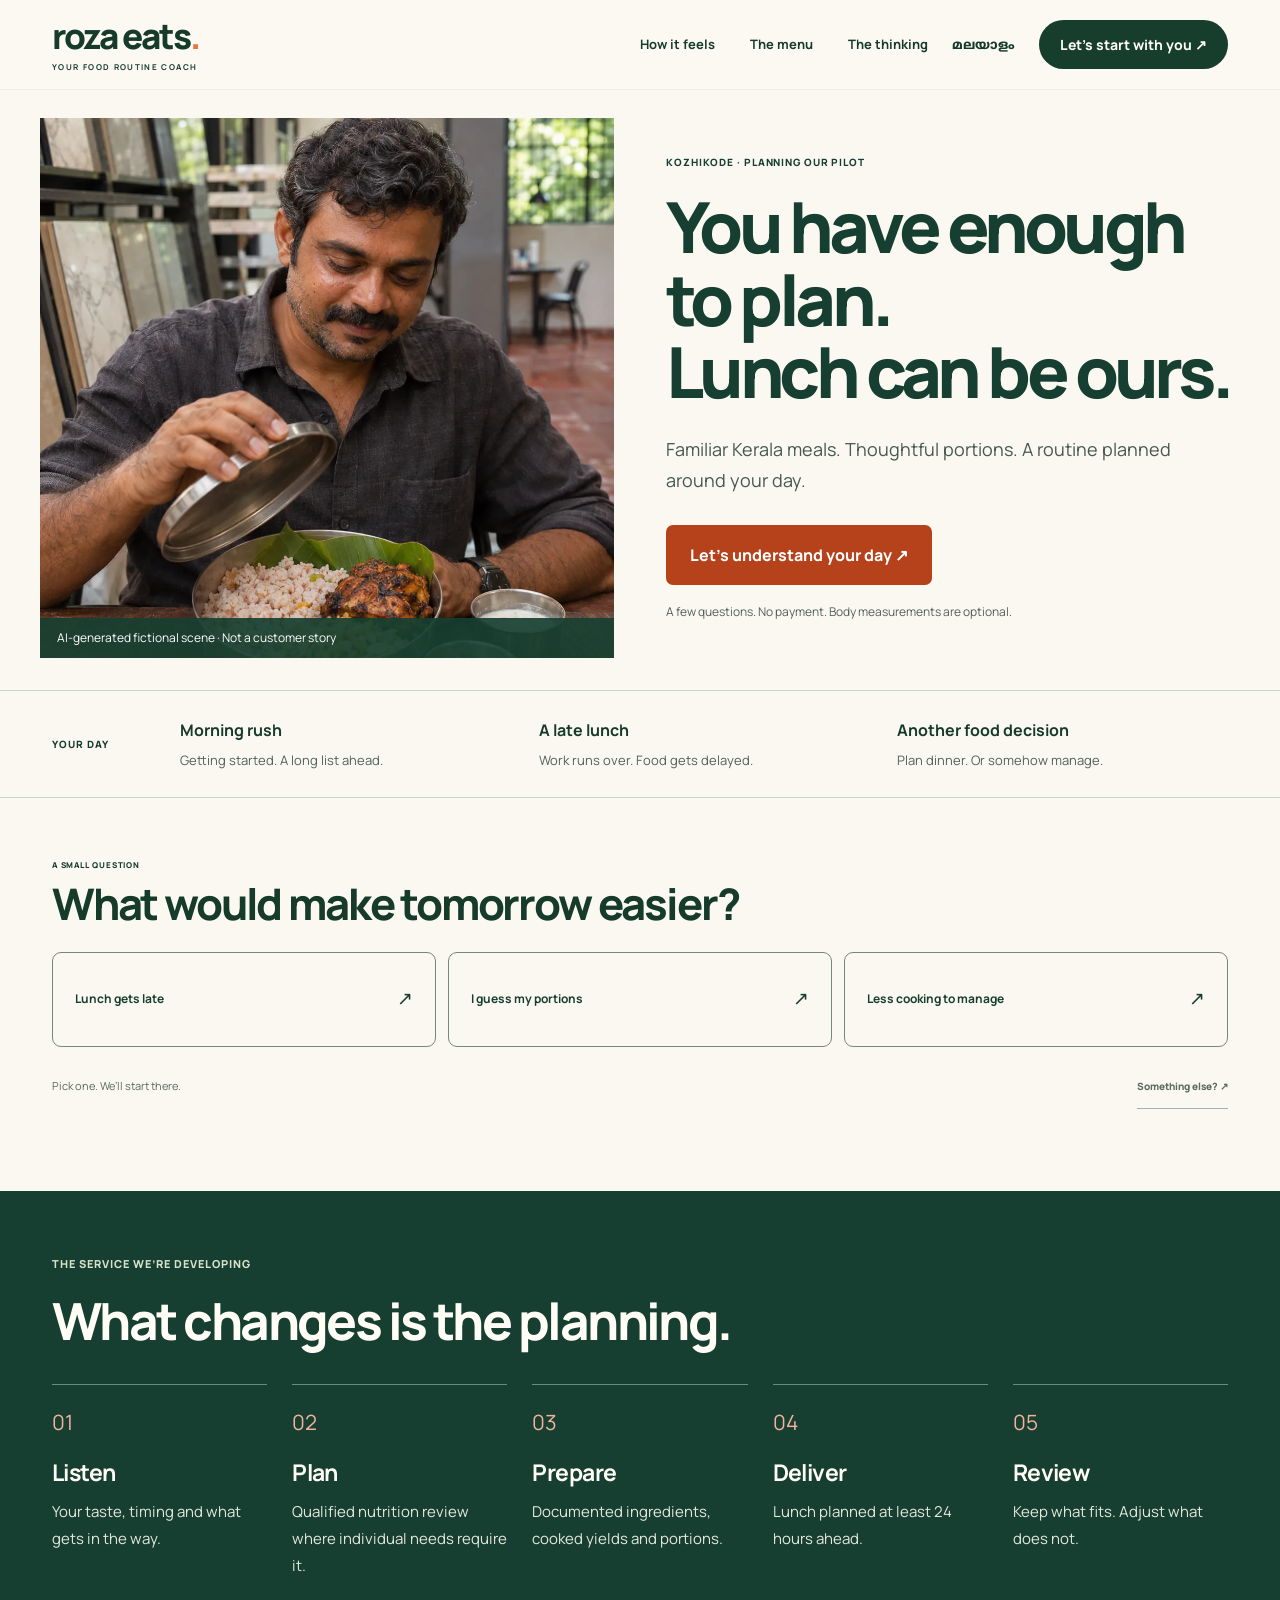
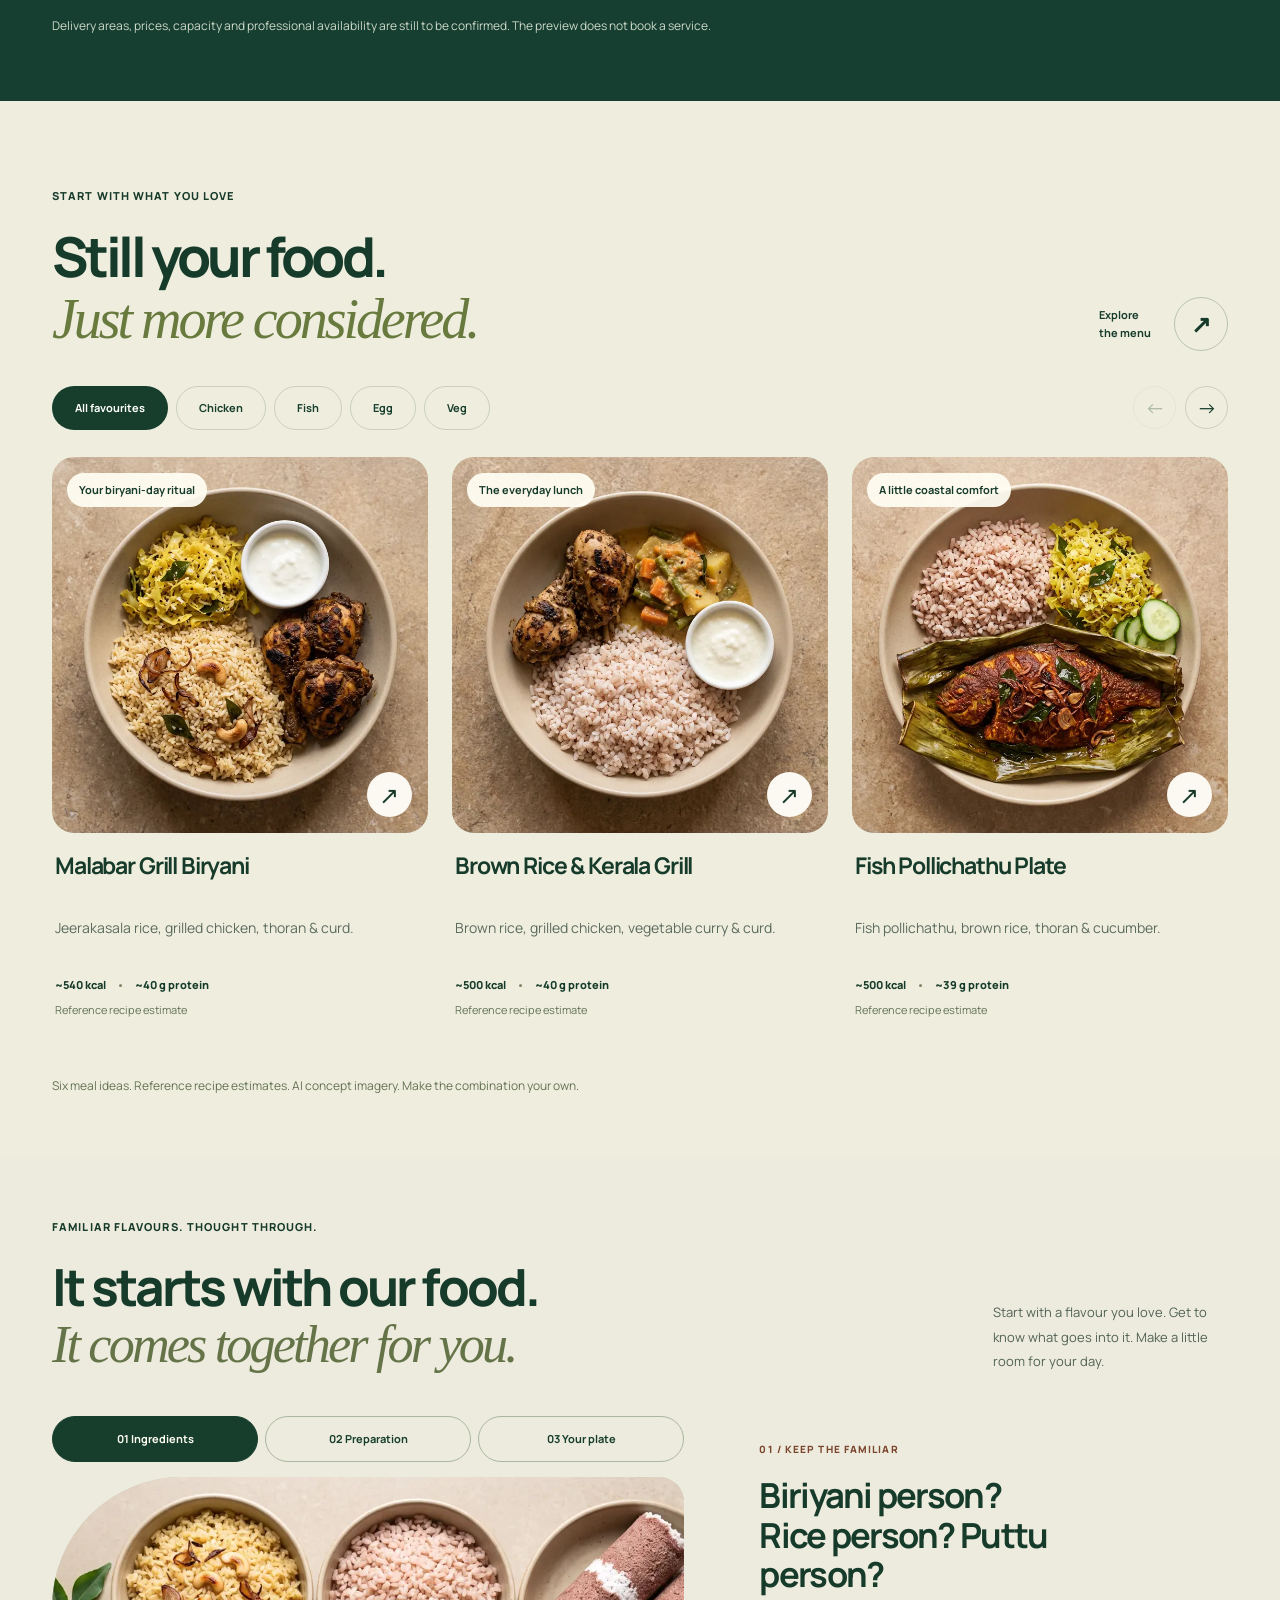
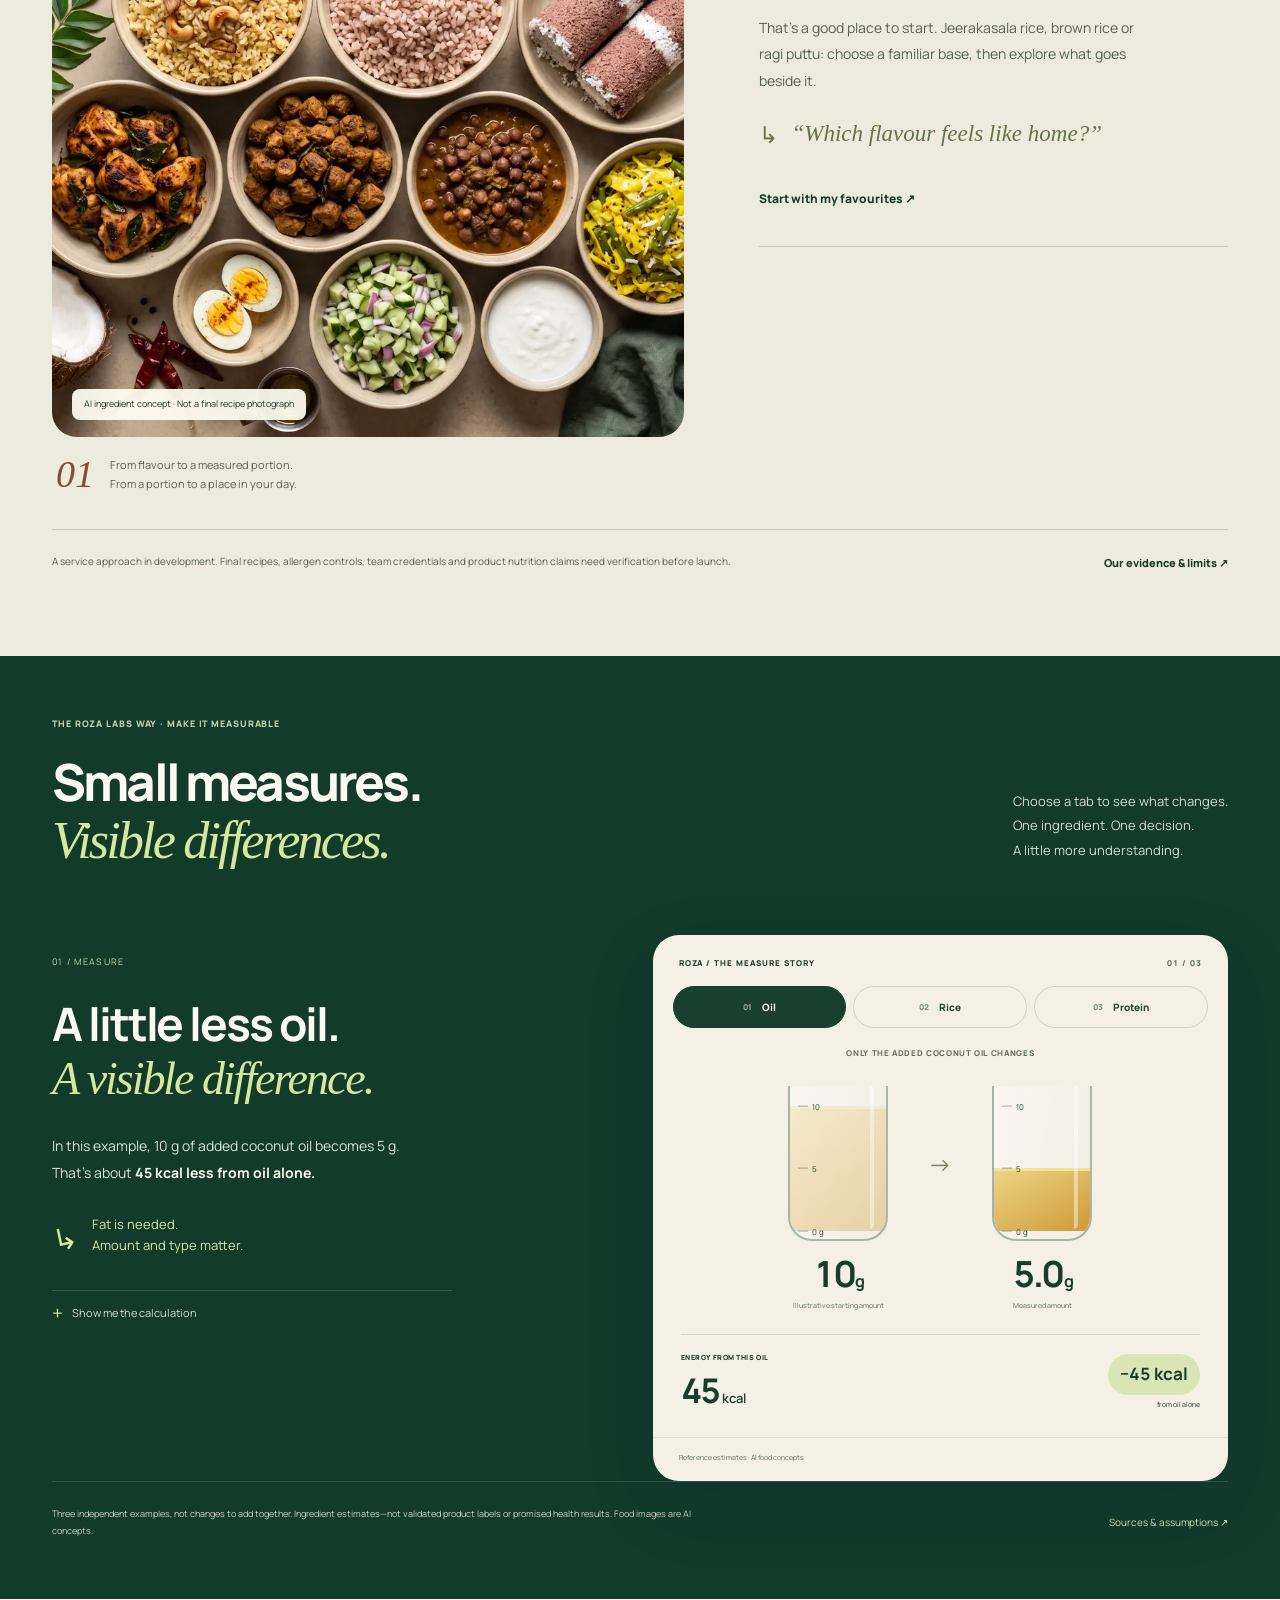
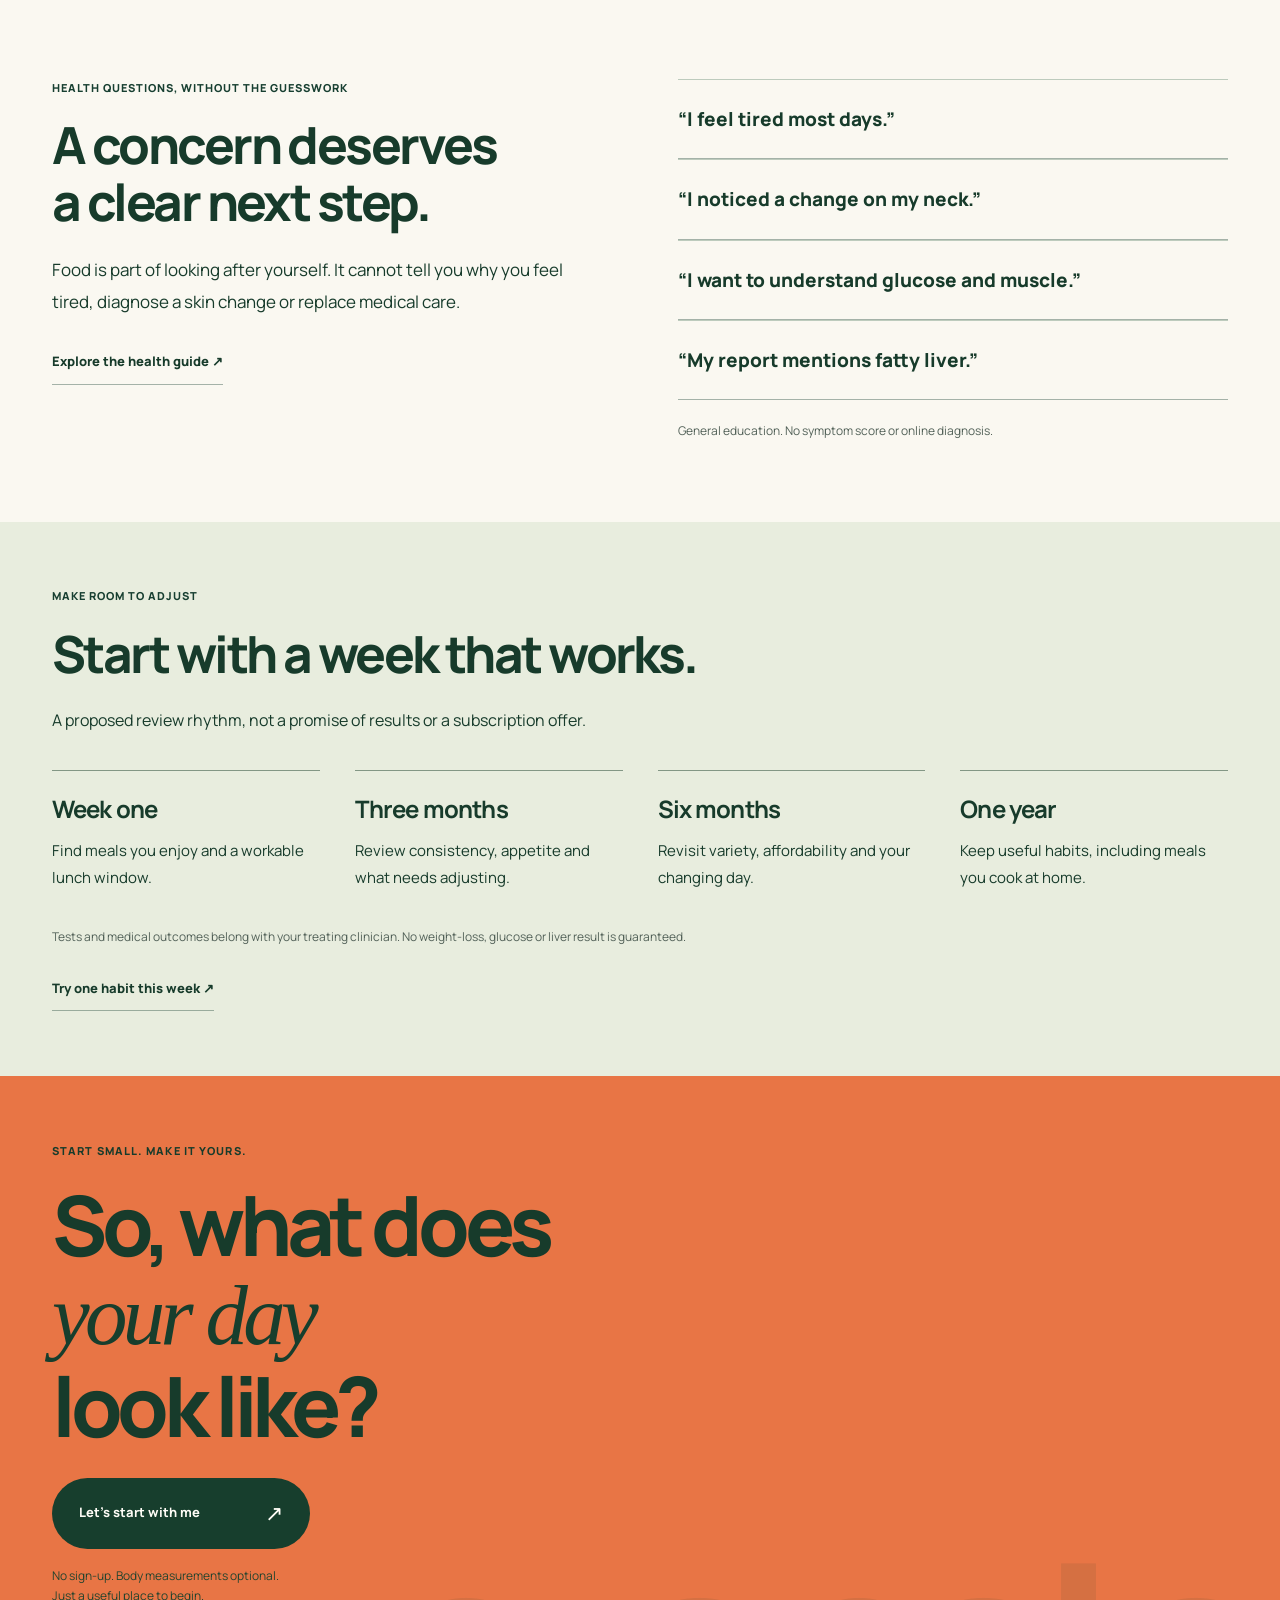
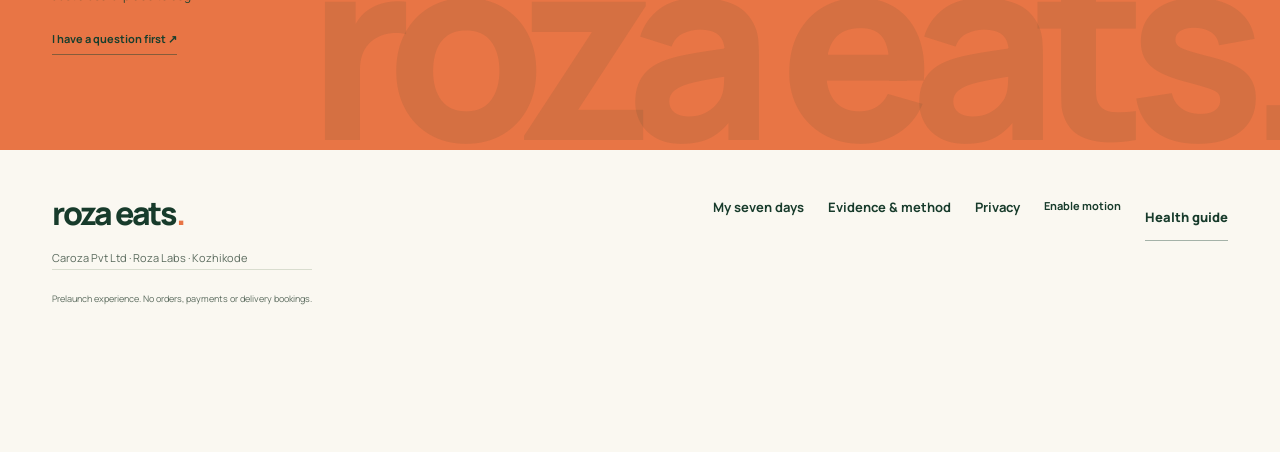
<file: index.html>
<!DOCTYPE html>

<html lang="en"><head>
<meta charset="utf-8"/><meta content="width=device-width,initial-scale=1" name="viewport"/><meta content="#173e2d" name="theme-color"/>
<title>Roza Eats — A trainer for your food routine. Kozhikode.</title><meta content="Familiar Kerala meals, thoughtful portions and a routine planned around your day. Explore Roza Eats, a scheduled lunch service in development for Kozhikode." name="description"/><meta content="Your Kerala food. A routine that fits you." property="og:title"/><meta content="Familiar meals, measured portions and a more personal food routine. Kozhikode early-access preview." property="og:description"/><meta content="https://roshanmahamoodnk.github.io/roza-eats/images/ordinary-lunch.webp" property="og:image"/>
<link href="favicon.svg" rel="icon"/><link href="https://fonts.googleapis.com" rel="preconnect"/><link crossorigin="" href="https://fonts.gstatic.com" rel="preconnect"/><link href="https://fonts.googleapis.com/css2?family=Manrope:wght@400;500;600;700;800&amp;family=Noto+Sans+Malayalam:wght@400;500;600;700&amp;display=swap" rel="stylesheet"/><link href="routine.css?v=5" rel="stylesheet"/><script defer="" src="nutrition.js"></script><script defer="" src="routine-engine.js"></script><script defer="" src="site.js?v=5"></script>
<link href="experience.css?v=2" rel="stylesheet"/><script defer="" src="contact-config.js"></script><script defer="" src="experience.js?v=human-routine-1"></script><link href="scroll-lab.css?v=1" rel="stylesheet"/><script defer="" src="scroll-lab-model.js?v=1"></script><script defer="" src="scroll-lab.js?v=1"></script><link href="journey.css?v=1" rel="stylesheet"/><script defer="" src="journey.js?v=1"></script><link href="roza-ui.css?v=1" rel="stylesheet"/><script defer="" src="roza-ui.js?v=1"></script><link href="human-routine.css?v=1" rel="stylesheet"/><script defer="True" src="human-routine.js?v=1"></script></head>
<body class="experience-home"><a class="skip-link" href="#main">Skip to content</a><div aria-hidden="true" class="scroll-progress"></div>
<header class="nav-shell"><a class="brand" href="index.html">roza eats<span>.</span><small>YOUR FOOD ROUTINE COACH</small></a><nav aria-label="Main" id="main-nav"><a data-ml="എങ്ങനെ പ്രവർത്തിക്കും" href="#how">How it feels</a><a data-ml="മെനു" href="menu.html">The menu</a><a data-ml="തെളിവുകൾ" href="evidence.html">The thinking</a></nav><div class="nav-actions"><button class="language-control" data-language="">മലയാളം</button><a class="btn nav-cta" data-ml="എന്നിൽ തുടങ്ങാം ↗" href="routine.html">Let’s start with you ↗</a><button aria-controls="main-nav" aria-expanded="false" aria-label="Open menu" class="mobile-nav">☰</button></div></header>
<main id="main"><section aria-labelledby="human-title" class="human-hero shell"><figure class="human-photo"><img alt="Fictional Malayali shop manager opening a familiar lunch at his desk" fetchpriority="high" height="1402" src="images/ordinary-lunch.webp" width="1122"/><figcaption data-ml="AI സാങ്കൽപ്പിക ചിത്രം · ഉപഭോക്താവിന്റെ അനുഭവമല്ല">AI-generated fictional scene · Not a customer story</figcaption></figure><div class="human-hero-copy"><p class="human-eyebrow" data-ml="കോഴിക്കോട് · പൈലറ്റ് തയ്യാറാക്കുന്നു">KOZHIKODE · PLANNING OUR PILOT</p><h1 data-ml="പ്ലാൻ ചെയ്യാൻ&lt;br&gt;ഒരുപാടില്ലേ?&lt;br&gt;ഉച്ചഭക്ഷണം ഞങ്ങൾക്കു വിടാം." id="human-title">You have enough<br/>to plan.<br/>Lunch can be ours.</h1><p class="human-lead" data-ml="പരിചിതമായ കേരള ഭക്ഷണം. ശ്രദ്ധയോടെ അളവുകൾ. നിങ്ങളുടെ ദിവസത്തിന് ചേരുന്ന ഭക്ഷണശീലം.">Familiar Kerala meals. Thoughtful portions. A routine planned around your day.</p><a class="btn human-primary" data-ml="നിങ്ങളുടെ ദിവസം മനസ്സിലാക്കാം ↗" href="routine.html">Let’s understand your day ↗</a><p class="human-micro" data-ml="ചില ചോദ്യങ്ങൾ. പണം നൽകേണ്ടതില്ല. ശരീര അളവുകൾ നിർബന്ധമല്ല.">A few questions. No payment. Body measurements are optional.</p></div></section><div aria-label="Everyday meal challenges" class="day-strip shell"><p data-ml="നിങ്ങളുടെ ദിവസം">YOUR DAY</p><div><strong data-ml="രാവിലത്തെ തിരക്ക്">Morning rush</strong><p data-ml="തുടങ്ങുമ്പോഴേ ചെയ്യാൻ ഒരുപാട്.">Getting started. A long list ahead.</p></div><div><strong data-ml="വൈകുന്ന ഉച്ചഭക്ഷണം">A late lunch</strong><p data-ml="ജോലി നീളുമ്പോൾ ഭക്ഷണം വൈകും.">Work runs over. Food gets delayed.</p></div><div><strong data-ml="വീണ്ടും ഭക്ഷണ തീരുമാനം">Another food decision</strong><p data-ml="അത്താഴം പ്ലാൻ ചെയ്യണം. അല്ലെങ്കിൽ ഒപ്പിക്കണം.">Plan dinner. Or somehow manage.</p></div></div><section aria-labelledby="recognition-heading" class="exp-recognition shell"><div class="exp-recognition-intro reveal"><span aria-hidden="true" class="exp-roza-avatar">r.</span><div><p class="exp-kicker" data-ml="ഒരു ചെറിയ ചോദ്യം">A SMALL QUESTION</p><h2 data-ml="നാളത്തെ ദിവസം എങ്ങനെ എളുപ്പമാക്കാം?" id="recognition-heading">What would make tomorrow easier?</h2></div></div><div aria-label="What gets in the way?" class="exp-intent-options" role="group"><button aria-pressed="false" data-intent="timing"><span aria-hidden="true">◷</span><span data-ml="ഭക്ഷണം വൈകുന്നു">Lunch gets late</span><b aria-hidden="true">↗</b></button><button aria-pressed="false" data-intent="portions"><span aria-hidden="true">◉</span><span data-ml="അളവ് ഊഹിക്കുന്നു">I guess my portions</span><b aria-hidden="true">↗</b></button><button aria-pressed="false" data-intent="decisions"><span aria-hidden="true">☕</span><span data-ml="പാചകത്തിന് സമയം കുറവാണ്">Less cooking to manage</span><b aria-hidden="true">↗</b></button></div><div aria-live="polite" class="exp-intent-reply" id="intent-reply"><p data-ml="ഒന്ന് തിരഞ്ഞെടുക്കൂ. അവിടെ നിന്ന് തുടങ്ങാം.">Pick one. We’ll start there.</p><a class="quiet-link" data-ml="മറ്റൊരു കാര്യമാണോ? ↗" href="routine.html">Something else? ↗</a></div></section><section class="human-service" id="how"><div class="shell"><p class="human-eyebrow" data-ml="ഞങ്ങൾ വികസിപ്പിക്കുന്ന സേവനം">THE SERVICE WE’RE DEVELOPING</p><h2 data-ml="മാറുന്നത് ഭക്ഷണത്തിനുള്ള പ്ലാനാണ്.">What changes is the planning.</h2><ol class="service-steps"><li><span aria-hidden="true">01</span><h3 data-ml="കേൾക്കാം">Listen</h3><p data-ml="നിങ്ങളുടെ ഇഷ്ടവും സമയവും തടസ്സങ്ങളും.">Your taste, timing and what gets in the way.</p></li><li><span aria-hidden="true">02</span><h3 data-ml="പ്ലാൻ ചെയ്യാം">Plan</h3><p data-ml="വ്യക്തിഗത ആവശ്യങ്ങൾക്ക് യോഗ്യനായ പോഷകവിദഗ്ധന്റെ വിലയിരുത്തൽ.">Qualified nutrition review where individual needs require it.</p></li><li><span aria-hidden="true">03</span><h3 data-ml="തയ്യാറാക്കാം">Prepare</h3><p data-ml="രേഖപ്പെടുത്തിയ ചേരുവകളും വേവിച്ച അളവുകളും.">Documented ingredients, cooked yields and portions.</p></li><li><span aria-hidden="true">04</span><h3 data-ml="എത്തിക്കാം">Deliver</h3><p data-ml="കുറഞ്ഞത് 24 മണിക്കൂർ മുമ്പ് പ്ലാൻ ചെയ്യുന്ന ഉച്ചഭക്ഷണം.">Lunch planned at least 24 hours ahead.</p></li><li><span aria-hidden="true">05</span><h3 data-ml="വിലയിരുത്താം">Review</h3><p data-ml="ചേരുന്നത് തുടരാം. ബുദ്ധിമുട്ടുള്ളത് മാറ്റാം.">Keep what fits. Adjust what does not.</p></li></ol><p class="human-fine" data-ml="ഡെലിവറി മേഖലകൾ, വില, ശേഷി, വിദഗ്ധരുടെ ലഭ്യത എന്നിവ സ്ഥിരീകരിക്കാനുണ്ട്. ഈ മാതൃക സേവനം ബുക്ക് ചെയ്യുന്നില്ല.">Delivery areas, prices, capacity and professional availability are still to be confirmed. The preview does not book a service.</p></div></section><section class="exp-food-section" id="food"><div class="shell"><div class="exp-section-heading reveal"><div><p class="exp-kicker" data-ml="ആദ്യം നിങ്ങളുടെ ഇഷ്ടം">START WITH WHAT YOU LOVE</p><h2 data-ml="ഇത് നിങ്ങളുടെ&lt;br&gt;&lt;em&gt;ഭക്ഷണം തന്നെയാണ്.&lt;/em&gt;">Still your food.<br/><em>Just more considered.</em></h2></div><a class="exp-circle-link" href="menu.html"><span data-ml="മെനു&lt;br&gt;കാണാം">Explore<br/>the menu</span><b aria-hidden="true">↗</b></a></div><div class="exp-food-toolbar"><div aria-label="Meal preferences" class="exp-filters" role="group"><button aria-pressed="true" class="selected" data-food-filter="all" data-ml="എല്ലാം">All favourites</button><button aria-pressed="false" data-food-filter="chicken" data-ml="ചിക്കൻ">Chicken</button><button aria-pressed="false" data-food-filter="fish" data-ml="മീൻ">Fish</button><button aria-pressed="false" data-food-filter="egg" data-ml="മുട്ട">Egg</button><button aria-pressed="false" data-food-filter="veg" data-ml="വെജ്">Veg</button></div><div class="exp-rail-controls"><button aria-label="Previous meals" data-rail="-1">←</button><button aria-label="Next meals" data-rail="1">→</button></div></div><div aria-label="Meal ideas" class="exp-food-rail" id="experience-meals" tabindex="0"></div><p aria-live="polite" class="sr-only" id="food-filter-status"></p><p class="exp-food-disclosure" data-ml="6 മീൽ ആശയങ്ങൾ · കണക്കുകൾ റെസിപ്പി മാതൃകയിൽ നിന്ന് · AI ചിത്രങ്ങൾ · ഇഷ്ടത്തിനും ആവശ്യത്തിനും അനുസരിച്ച് മാറ്റാം">Six meal ideas. Reference recipe estimates. AI concept imagery. Make the combination your own.</p></div></section><section aria-labelledby="plate-title" class="plate-story" id="labs"><div class="shell">
<header class="plate-heading"><div><p class="exp-kicker" data-ml="പരിചിതമായ രുചി · ശ്രദ്ധയോടെ ഒരുക്കാം">FAMILIAR FLAVOURS. THOUGHT THROUGH.</p><h2 data-ml="നമ്മുടെ ചേരുവകൾ.&lt;br&gt;&lt;em&gt;നിങ്ങൾക്കൊത്ത ഒരു മീൽ.&lt;/em&gt;" id="plate-title">It starts with our food.<br/><em>It comes together for you.</em></h2></div><p data-ml="ഇഷ്ടമുള്ള രുചിയിൽ തുടങ്ങാം. ഓരോ അളവും കൂട്ടും മനസ്സിലാക്കി, ദിവസത്തിന് ചേരുന്ന ഒരു മീൽ.">Start with a flavour you love. Get to know what goes into it. Make a little room for your day.</p></header>
<div class="plate-layout"><div class="plate-stage"><div aria-label="Explore the making of a meal" class="plate-choices" role="group"><button aria-controls="plate-ingredients" aria-pressed="true" data-ml="01 ചേരുവകൾ" data-plate-choice="0">01 Ingredients</button><button aria-controls="plate-preparation" aria-pressed="false" data-ml="02 തയ്യാറാക്കൽ" data-plate-choice="1">02 Preparation</button><button aria-controls="plate-yours" aria-pressed="false" data-ml="03 നിങ്ങളുടെ മീൽ" data-plate-choice="2">03 Your plate</button></div>
<div class="plate-frames"><figure class="plate-frame is-active" data-plate-image="0"><img alt="Separate Kerala meal components: rice, puttu, chicken, kadala and vegetables" height="805" loading="lazy" src="images/bowl-ingredients-nano.webp" width="1200"/><figcaption data-ml="AI ചേരുവ മാതൃക · അന്തിമ റെസിപ്പിയുടെ ചിത്രം അല്ല">AI ingredient concept · Not a final recipe photograph</figcaption></figure><figure class="plate-frame" data-plate-image="1"><img alt="Illustrative kitchen scene with ingredients being portioned" height="1024" loading="lazy" src="images/kitchen-portion-prep-nano.webp" width="1536"/><figcaption data-ml="AI അടുക്കള മാതൃക · യഥാർത്ഥ ടീമിന്റെ ചിത്രം അല്ല">AI kitchen concept · Not a photograph of the team</figcaption></figure><figure class="plate-frame" data-plate-image="2"><div aria-label="Brown rice, grilled chicken and vegetables meal concept" class="food-photo-new photo-1" role="img"></div><figcaption data-ml="AI മീൽ മാതൃക · കൃത്യമായ ഗ്രാമുകളെ കാണിക്കുന്നില്ല">AI meal concept · Does not depict exact gram weights</figcaption></figure></div><div class="plate-stage-label"><span aria-hidden="true" data-plate-index="">01</span><p data-ml="രുചിയിൽ നിന്ന് അളവിലേക്ക്.&lt;br&gt;അളവിൽ നിന്ന് നിങ്ങളുടെ ദിവസത്തിലേക്ക്.">From flavour to a measured portion.<br/>From a portion to a place in your day.</p></div></div>
<div class="plate-chapters"><article class="plate-chapter is-active" data-plate-chapter="0" id="plate-ingredients"><small data-ml="01 / ഇഷ്ടം നിലനിർത്താം">01 / KEEP THE FAMILIAR</small><h3 data-ml="ബിരിയാണിയോ,&lt;br&gt;ബ്രൗൺ റൈസോ, പുട്ടോ?">Biriyani person?<br/>Rice person? Puttu person?</h3><p data-ml="നിങ്ങളുടെ ഇഷ്ടത്തിൽ തുടങ്ങാം. ജീരകശാല ചോറ്, ബ്രൗൺ റൈസ്, റാഗി പുട്ട്—പരിചിതമായ ഒരു ബേസിന് ചേരുന്ന കൂട്ടുകൾ നോക്കാം.">That’s a good place to start. Jeerakasala rice, brown rice or ragi puttu: choose a familiar base, then explore what goes beside it.</p><div class="plate-note"><span aria-hidden="true">↳</span><span data-ml="“ഏത് രുചിയാണ് നിങ്ങൾക്ക് പ്രിയം?”">“Which flavour feels like home?”</span></div><a data-ml="എന്റെ ഇഷ്ടങ്ങളിൽ തുടങ്ങാം ↗" href="routine.html">Start with my favourites ↗</a></article>
<article class="plate-chapter" data-plate-chapter="1" id="plate-preparation"><small data-ml="02 / തയ്യാറാക്കലിന് ഒരു രീതി">02 / GIVE THE RECIPE A METHOD</small><h3 data-ml="ഒരു സ്പൂൺ?&lt;br&gt;അളന്ന് അറിയാം.">A spoonful?<br/>Let’s make it a measure.</h3><p data-ml="ചേരുവയുടെ ഭാരം. വേവിച്ച അളവ്. എണ്ണയും തേങ്ങയും. ഡെലിവറിക്ക് ശേഷമുള്ള രുചി. Roza Labs വികസിപ്പിക്കുന്ന രീതിയിൽ ഇവയെല്ലാം പരിശോധിക്കണം.">Ingredient weights. Cooked yield. Oil and coconut. Taste after delivery holding. These are the checks behind the Roza Labs approach we’re developing.</p><div class="plate-note"><span aria-hidden="true">↳</span><span data-ml="ഷെഫിന്റെ രുചിബോധം.&lt;br&gt;യോഗ്യനായ പോഷകവിദഗ്ധന്റെ വിലയിരുത്തൽ.">A chef’s care for flavour.<br/>Qualified nutrition review.</span></div><a data-ml="അളവ് മാറുമ്പോൾ എന്ത് സംഭവിക്കും? ↓" href="#portions">See what a measure changes ↓</a></article>
<article class="plate-chapter" data-plate-chapter="2" id="plate-yours"><small data-ml="03 / നിങ്ങൾക്കൊത്ത കൂട്ട്">03 / MAKE THE COMBINATION YOURS</small><h3 data-ml="ഒരു നല്ല കൂട്ട്.&lt;br&gt;നിങ്ങളുടെ തിരഞ്ഞെടുപ്പിൽ.">A plate with possibilities.<br/>You get a say.</h3><p data-ml="ബേസ്, പ്രോട്ടീൻ ഘടകം, പച്ചക്കറി, എരിവ്. ഓരോന്നായി മാറ്റാം. മീൽ ബിൽഡറിൽ അളവുകളും മാതൃകാ പോഷക കണക്കുകളും ഒരുമിച്ച് കാണാം.">Base, protein component, vegetables and heat. Change one thing at a time. The meal studio keeps the portions and reference estimates together.</p><div class="plate-note"><span aria-hidden="true">↳</span><span data-ml="തുടരാൻ കഴിയുന്ന ഒരു രീതിക്ക് ഇടം നൽകാം.">Leave room for a routine you can repeat.</span></div><a data-ml="എന്റെ മീൽ തയ്യാറാക്കാം ↗" href="menu.html?meal=M2#build">Take me to the meal studio ↗</a></article></div></div>
<div class="plate-foot"><p data-ml="വികസിപ്പിക്കുന്ന സേവന രീതി. അന്തിമ റെസിപ്പി, അലർജൻ നിയന്ത്രണങ്ങൾ, ടീം യോഗ്യതകൾ, ഉൽപ്പന്ന പോഷക അവകാശവാദങ്ങൾ എന്നിവ ലോഞ്ചിന് മുമ്പ് സ്ഥിരീകരിക്കണം.">A service approach in development. Final recipes, allergen controls, team credentials and product nutrition claims need verification before launch.</p><a data-ml="തെളിവുകളും പരിധികളും ↗" href="evidence.html">Our evidence &amp; limits ↗</a></div>
</div></section><section aria-labelledby="measure-title" class="measure-lab" id="portions">
<div class="shell">
<header class="measure-intro reveal"><div><p class="exp-kicker" data-ml="ROZA LABS · അളവിലൂടെ മനസ്സിലാക്കാം">THE ROZA LABS WAY · MAKE IT MEASURABLE</p><h2 data-ml="ചെറിയ അളവുകൾ.&lt;br&gt;&lt;em&gt;കാണാവുന്ന വ്യത്യാസങ്ങൾ.&lt;/em&gt;" id="measure-title">Small measures.<br/><em>Visible differences.</em></h2></div><p data-ml="ഒരു ടാബ് തിരഞ്ഞെടുക്കൂ. അളവിലെ മാറ്റം കണക്കിൽ എന്ത് ചെയ്യുന്നു എന്ന് കാണാം.">Choose a tab to see what changes.<br/>One ingredient. One decision.<br/>A little more understanding.</p></header>
<div class="measure-grid">
<div class="measure-stage">
<div class="measure-stage-top"><span>ROZA / <span data-ml="അളവുകളുടെ കഥ">THE MEASURE STORY</span></span><span aria-hidden="true" class="measure-page">01 / 03</span></div>
<nav aria-label="Measurement stories" class="measure-tabs"><button aria-current="step" data-measure-jump="oil"><span>01</span> <span data-ml="എണ്ണ">Oil</span></button><button data-measure-jump="rice"><span>02</span> <span data-ml="ചോറ്">Rice</span></button><button data-measure-jump="protein"><span>03</span> <span data-ml="പ്രോട്ടീൻ">Protein</span></button></nav>
<div aria-hidden="true" class="measure-graphics">
<div class="measure-panel is-active" data-measure-panel="oil">
<div class="measure-panel-label" data-ml="ചേർക്കുന്ന വെളിച്ചെണ്ണ മാത്രം മാറ്റുന്നു">ONLY THE ADDED COCONUT OIL CHANGES</div>
<div class="measure-beakers"><div class="measure-beaker-group"><div class="measure-beaker"><div class="measure-oil-fill original"></div><div class="measure-ticks"><i>10</i><i>5</i><i>0 g</i></div></div><strong>10<span> g</span></strong><small data-ml="ഉദാഹരണത്തിന്റെ തുടക്കം">Illustrative starting amount</small></div><span class="measure-between">→</span><div class="measure-beaker-group"><div class="measure-beaker"><div class="measure-oil-fill current"></div><div class="measure-ticks"><i>10</i><i>5</i><i>0 g</i></div></div><strong><span data-measure-number="oil-grams">10</span><span> g</span></strong><small data-ml="അളന്ന് ചേർക്കുന്നത്">Measured amount</small></div></div>
<div class="measure-result"><div><small data-ml="എണ്ണയിൽ നിന്നുള്ള ഊർജം">ENERGY FROM THIS OIL</small><strong><span data-measure-number="oil-kcal">89</span><span> kcal</span></strong></div><div class="measure-difference"><b>−<span data-measure-number="oil-delta">0</span> kcal</b><span data-ml="എണ്ണയിൽ നിന്ന് മാത്രം">from oil alone</span></div></div>
</div>
<div class="measure-panel" data-measure-panel="rice">
<div class="measure-panel-label" data-ml="ബ്രൗൺ റൈസ് അളവ് മാത്രം മാറ്റുന്നു">ONLY THE COOKED BROWN RICE CHANGES</div>
<div class="measure-plate-scene"><div class="measure-orbit"></div><div class="measure-food-photo food-photo-new photo-1"></div><div class="measure-weight-tag"><strong data-measure-number="rice-grams">200</strong><span data-ml="g വേവിച്ച ചോറ്">g cooked rice</span></div></div>
<div class="measure-ruler"><span>0 g</span><div><i></i></div><span>200 g</span></div>
<div class="measure-result"><div><small data-ml="മുഴുവൻ മീൽ മാതൃക">WHOLE-MEAL ESTIMATE</small><strong><span data-measure-number="rice-kcal">565</span><span> kcal</span></strong></div><div class="measure-difference"><b>−<span data-measure-number="rice-delta">0</span> kcal</b><span data-ml="ചോറിന്റെ അളവ് മാറ്റിയതിലൂടെ">by changing the rice</span></div></div>
</div>
<div class="measure-panel" data-measure-panel="protein">
<div class="measure-panel-label" data-ml="ചിക്കനും അതിനൊത്ത മാരിനേഡും കൂടുന്നു">MORE CHICKEN + PROPORTIONAL MARINADE</div>
<div class="measure-protein-scene"><div class="measure-protein-photo food-photo-new photo-1"></div><div class="measure-protein-tag"><strong><span data-measure-number="protein-grams">100</span> g</strong><span data-ml="പാകം ചെയ്ത ചിക്കൻ">cooked chicken</span></div></div>
<div class="measure-macro-line"><div><span data-ml="മുഴുവൻ മീലിലെ പ്രോട്ടീൻ">Whole-meal protein</span><strong><span data-measure-number="protein-total">39.7</span> g</strong></div><div class="measure-macro-track"><i class="protein-track"></i></div></div>
<div class="measure-macro-line energy"><div><span data-ml="മുഴുവൻ മീലിലെ ഊർജം">Whole-meal energy</span><strong><span data-measure-number="protein-kcal">504</span> kcal</strong></div><div class="measure-macro-track"><i class="energy-track"></i></div></div>
<div class="measure-protein-deltas"><span>+<b data-measure-number="protein-delta">0.0</b> g <span data-ml="പ്രോട്ടീൻ">protein</span></span><span>+<b data-measure-number="protein-energy">0</b> kcal</span></div>
</div>
</div>
<div class="measure-stage-foot"><span data-ml="റെസിപ്പി മാതൃകയുടെ കണക്ക് · AI ഭക്ഷണ ചിത്രങ്ങൾ">Reference estimates · AI food concepts</span><span aria-hidden="true" class="measure-scroll-cue">↓</span></div><div aria-hidden="true" class="measure-stage-progress"><i></i></div>
</div>
<div class="measure-chapters">
<article class="measure-chapter is-current" data-measure-scene="oil" id="measure-oil"><span class="measure-index">01 / <span data-ml="അളക്കാം">MEASURE</span></span><h3 data-ml="എണ്ണ ഊഹിക്കേണ്ട.&lt;br&gt;&lt;em&gt;അളന്ന് അറിയാം.&lt;/em&gt;">A little less oil.<br/><em>A visible difference.</em></h3><p data-ml="ഈ ഉദാഹരണത്തിൽ ചേർത്ത വെളിച്ചെണ്ണ 10 g-ൽ നിന്ന് 5 g ആക്കുന്നു. എണ്ണയിൽ നിന്ന് മാത്രം ഏകദേശം 45 kcal കുറയും.">In this example, 10 g of added coconut oil becomes 5 g. That’s about <strong>45 kcal less from oil alone.</strong></p><div class="measure-takeaway"><span aria-hidden="true">↳</span><span data-ml="കൊഴുപ്പ് ആവശ്യമാണ്. അളവും തരവും പ്രധാനമാണ്.">Fat is needed.<br/>Amount and type matter.</span></div><details><summary data-ml="ഈ കണക്ക് എങ്ങനെ?">Show me the calculation</summary><p data-ml="റെഫറൻസ്: 100 g വെളിച്ചെണ്ണയിൽ 892 kcal. 10 g = 89.2 kcal; 5 g = 44.6 kcal. വ്യത്യാസം 44.6 kcal. മുഴുവൻ എണ്ണയും സർവിങിൽ ഉൾപ്പെടുന്നു എന്ന അനുമാനമാണ്. മറ്റെല്ലാ ചേരുവകളും സ്ഥിരം. ഇത് റെസ്റ്റോറന്റ് താരതമ്യമോ യഥാർത്ഥ റെസിപ്പിയുടെ മുൻപ്/ശേഷം ഫലമോ അല്ല.">Reference: 892 kcal per 100 g coconut oil. 10 g = 89.2 kcal; 5 g = 44.6 kcal. Difference: 44.6 kcal. Assumes all measured oil is retained and consumed in the serving, with other ingredients fixed. This is not a restaurant comparison or a tested before-and-after recipe.</p></details></article>
<article class="measure-chapter" data-measure-scene="rice" id="measure-rice"><span class="measure-index">02 / <span data-ml="അളവ് തിരഞ്ഞെടുക്കാം">PORTION</span></span><h3 data-ml="ചോറ് കൈവിടേണ്ട.&lt;br&gt;&lt;em&gt;അളവ് മനസ്സിലാക്കാം.&lt;/em&gt;">Keep the rice.<br/><em>Get to know the portion.</em></h3><p data-ml="വേവിച്ച ബ്രൗൺ റൈസ് 200 g-ൽ നിന്ന് 150 g ആക്കുമ്പോൾ ഈ മീൽ മാതൃകയിൽ ഏകദേശം 62 kcal കുറയും. ചിക്കനും പച്ചക്കറിയും തൈരും അതേ അളവിൽ തുടരും.">Moving cooked brown rice from 200 g to 150 g changes this meal by about <strong>62 kcal.</strong> Chicken, vegetables and curd keep their portions.</p><div class="measure-takeaway"><span aria-hidden="true">↳</span><span data-ml="കാർബിന് ഇടമുണ്ട്.&lt;br&gt;നിങ്ങളുടെ ആവശ്യം അനുസരിച്ച് അളവ്.">Carbs have a place.<br/>Your needs shape the portion.</span></div><details><summary data-ml="എന്താണ് മാറുന്നത്?">What exactly changes?</summary><p data-ml="ബ്രൗൺ റൈസ്: 246 → 184.5 kcal. M2 മുഴുവൻ മീൽ: 565.4 → 503.9 kcal. ചോറ് നൽകുന്ന പ്രോട്ടീനും ഫൈബറും അല്പം കുറയും. ഇത് വ്യക്തിഗത അളവ് നിർദേശമല്ല. AI ചിത്രം ഗ്രാമുകളെ പ്രതിനിധീകരിക്കുന്നില്ല.">Brown rice: 246 → 184.5 kcal. M2 whole meal: 565.4 → 503.9 kcal. Protein and fibre contributed by the rice also decrease slightly. This is not a personal portion prescription. The AI photo does not represent exact gram weights.</p></details></article>
<article class="measure-chapter" data-measure-scene="protein" id="measure-protein"><span class="measure-index">03 / <span data-ml="ബാലൻസ്">BALANCE</span></span><h3 data-ml="പ്രോട്ടീൻ കൂട്ടുമ്പോൾ,&lt;br&gt;&lt;em&gt;മുഴുവൻ കണക്കും കാണാം.&lt;/em&gt;">More protein.<br/><em>See the whole picture.</em></h3><p data-ml="ഈ മീലിൽ ചിക്കൻ 100 g-ൽ നിന്ന് 150 g ആക്കുന്നു; മാരിനേഡും അതിനൊത്ത് കൂടും. ഏകദേശം 16 g പ്രോട്ടീനും 92 kcal-ഉം കൂടുന്നു. നിങ്ങളുടെ ആവശ്യത്തിന് ചേർന്നത് തിരഞ്ഞെടുക്കാം.">Take this meal from 100 g to 150 g cooked chicken, with more marinade too. About <strong>16 g more protein and 92 kcal more energy.</strong> Choose what fits your needs.</p><div class="measure-takeaway"><span aria-hidden="true">↳</span><span data-ml="കുറഞ്ഞ കലോറി മാത്രം ലക്ഷ്യമല്ല.&lt;br&gt;നിങ്ങൾക്കൊത്ത ബാലൻസാണ്.">The aim isn’t always less.<br/>It’s a better fit for you.</span></div><details><summary data-ml="മുഴുവൻ മീലിന്റെ കണക്ക്">See the whole-meal numbers</summary><p data-ml="M2 മാതൃക: പ്രോട്ടീൻ 39.7 → 55.4 g; ഊർജം 503.9 → 596.2 kcal. ചോറ് 150 g-ലും പച്ചക്കറി 120 g-ലും തൈര് 80 g-ലും സ്ഥിരമാണ്. അധിക മാരിനേഡിൽ എണ്ണയും തൈരും ഉണ്ട്. ഇത് എല്ലാവർക്കുമുള്ള നിർദേശമല്ല.">M2 model: protein 39.7 → 55.4 g; energy 503.9 → 596.2 kcal. Rice stays at 150 g, vegetables at 120 g and curd at 80 g. Extra marinade includes oil and yogurt. More protein is not a universal prescription.</p></details><a class="measure-cta" href="menu.html?meal=M2#build"><span data-ml="എന്റെ മീൽ മാറ്റിനോക്കാം">Now make the meal yours</span><b aria-hidden="true">↗</b></a></article>
</div>
</div>
<div class="measure-outro"><p data-ml="ഈ മൂന്ന് ഉദാഹരണങ്ങളും സ്വതന്ത്രമാണ്; മാറ്റങ്ങൾ കൂട്ടിച്ചേർക്കുന്നില്ല. റെസിപ്പി കണക്കുകൾ മാത്രം—അന്തിമ ഉൽപ്പന്ന ലേബലോ ആരോഗ്യഫലത്തിന്റെ വാഗ്ദാനമോ അല്ല. ചിത്രങ്ങൾ AI മാതൃകകളാണ്.">Three independent examples, not changes to add together. Ingredient estimates—not validated product labels or promised health results. Food images are AI concepts.</p><a data-ml="ഉറവിടങ്ങളും പരിധികളും ↗" href="evidence.html#measure-story">Sources &amp; assumptions ↗</a></div>
</div>
</section><section aria-labelledby="care-title" class="human-care shell"><div><p class="human-eyebrow" data-ml="ആരോഗ്യ ചോദ്യങ്ങൾക്ക് വ്യക്തത">HEALTH QUESTIONS, WITHOUT THE GUESSWORK</p><h2 data-ml="ഒരു ആശങ്കയ്ക്ക്&lt;br&gt;വ്യക്തമായ അടുത്ത ചുവട്." id="care-title">A concern deserves<br/>a clear next step.</h2><p data-ml="സ്വയം കരുതുന്നതിൽ ഭക്ഷണത്തിനും പങ്കുണ്ട്. ക്ഷീണത്തിന്റെ കാരണമോ ചർമ്മമാറ്റത്തിന്റെ രോഗനിർണയമോ ഭക്ഷണം കൊണ്ട് മാത്രം അറിയാനാകില്ല.">Food is part of looking after yourself. It cannot tell you why you feel tired, diagnose a skin change or replace medical care.</p><a class="quiet-link" data-ml="ആരോഗ്യ വിവരങ്ങൾ വായിക്കാം ↗" href="care.html">Explore the health guide ↗</a></div><div class="care-links"><a class="quiet-link" data-ml="“മിക്ക ദിവസവും ക്ഷീണമാണ്.”" href="care.html#tired">“I feel tired most days.”</a><a class="quiet-link" data-ml="“കഴുത്തിലെ ചർമ്മത്തിൽ മാറ്റം കണ്ടു.”" href="care.html#skin">“I noticed a change on my neck.”</a><a class="quiet-link" data-ml="“ഗ്ലൂക്കോസും പേശികളും മനസ്സിലാക്കണം.”" href="care.html#glucose">“I want to understand glucose and muscle.”</a><a class="quiet-link" data-ml="“റിപ്പോർട്ടിൽ ഫാറ്റി ലിവർ എന്ന് പറയുന്നു.”" href="care.html#liver">“My report mentions fatty liver.”</a><p class="human-fine" data-ml="പൊതുവായ വിവരങ്ങൾ. ലക്ഷണ സ്കോറോ ഓൺലൈൻ രോഗനിർണയമോ ഇല്ല.">General education. No symptom score or online diagnosis.</p></div></section><section class="human-progress"><div class="shell"><p class="human-eyebrow" data-ml="മാറ്റങ്ങൾക്ക് ഇടം നൽകാം">MAKE ROOM TO ADJUST</p><h2 data-ml="നിങ്ങൾക്ക് ചേരുന്ന ഒരു ആഴ്ചയിൽ തുടങ്ങാം.">Start with a week that works.</h2><p data-ml="ഫലവാഗ്ദാനമോ സബ്സ്ക്രിപ്ഷൻ ഓഫറോ അല്ല; വിലയിരുത്തലിനുള്ള ഒരു നിർദേശിച്ച രീതി.">A proposed review rhythm, not a promise of results or a subscription offer.</p><div class="progress-seasons"><article><h3 data-ml="ആദ്യ ആഴ്ച">Week one</h3><p data-ml="ഇഷ്ടമുള്ള മീലും യോജിച്ച ഉച്ചഭക്ഷണ സമയവും കണ്ടെത്താം.">Find meals you enjoy and a workable lunch window.</p></article><article><h3 data-ml="മൂന്ന് മാസം">Three months</h3><p data-ml="തുടർച്ചയും വിശപ്പും വേണ്ട മാറ്റങ്ങളും വിലയിരുത്താം.">Review consistency, appetite and what needs adjusting.</p></article><article><h3 data-ml="ആറ് മാസം">Six months</h3><p data-ml="വൈവിധ്യവും ചെലവും മാറുന്ന ആവശ്യങ്ങളും നോക്കാം.">Revisit variety, affordability and your changing day.</p></article><article><h3 data-ml="ഒരു വർഷം">One year</h3><p data-ml="വീട്ടിലെ ഭക്ഷണമടക്കം ഉപകാരപ്പെടുന്ന ശീലങ്ങൾ തുടരാം.">Keep useful habits, including meals you cook at home.</p></article></div><p class="human-fine" data-ml="പരിശോധനകളും ചികിത്സാ ഫലങ്ങളും നിങ്ങളുടെ ഡോക്ടർ വിലയിരുത്തണം. ഭാരം, ഗ്ലൂക്കോസ്, കരൾ എന്നിവയിൽ ഫലം ഉറപ്പുനൽകുന്നില്ല.">Tests and medical outcomes belong with your treating clinician. No weight-loss, glucose or liver result is guaranteed.</p><a class="quiet-link" data-ml="ഈ ആഴ്ച ഒരു ശീലം പരീക്ഷിക്കാം ↗" href="my-week.html">Try one habit this week ↗</a></div></section><section class="exp-finale"><div class="shell"><p class="exp-kicker" data-ml="ഒരു ചെറിയ മാറ്റത്തിൽ തുടങ്ങാം">START SMALL. MAKE IT YOURS.</p><h2 data-ml="ശരി,&lt;br&gt;നിങ്ങളുടെ ദിവസം&lt;br&gt;&lt;em&gt;എങ്ങനെയാണ്?&lt;/em&gt;">So, what does<br/><em>your day</em><br/>look like?</h2><a class="btn" href="routine.html"><span data-ml="എന്നിൽ തുടങ്ങാം">Let’s start with me</span><b aria-hidden="true">↗</b></a><p data-ml="സൈൻ അപ്പ് വേണ്ട. ശരീര അളവുകൾ നിർബന്ധമല്ല. ആദ്യം നിങ്ങളെ മനസ്സിലാക്കാം.">No sign-up. Body measurements optional.<br/>Just a useful place to begin.</p><button class="exp-finale-help" data-ml="ആദ്യം ഒരു കാര്യം അറിയണം ↗" data-roza-help="">I have a question first ↗</button></div><div aria-hidden="true" class="exp-big-brand">roza eats.</div></section></main><footer class="footer shell"><div><a class="brand" href="index.html">roza eats<span>.</span></a><p>Caroza Pvt Ltd · Roza Labs · Kozhikode</p><p class="footer-note" data-ml="ലോഞ്ചിന് മുമ്പുള്ള മാതൃക. ഓർഡറോ പണമടയ്ക്കലോ ബുക്കിങ്ങോ ഇല്ല.">Prelaunch experience. No orders, payments or delivery bookings.</p></div><div class="footer-links"><a data-ml="എന്റെ ഏഴ് ദിവസങ്ങൾ" href="my-week.html">My seven days</a><a data-ml="തെളിവുകൾ" href="evidence.html">Evidence &amp; method</a><a data-ml="സ്വകാര്യത" href="evidence.html#privacy">Privacy</a><button aria-pressed="false" data-motion="">Pause motion</button><a class="quiet-link" data-ml="ആരോഗ്യ വിവരങ്ങൾ" href="care.html">Health guide</a></div></footer><noscript><p class="shell">Explore the <a href="menu.html">menu</a> and <a href="evidence.html">our approach</a>. Interactive tools need JavaScript.</p></noscript></body></html>
</file>
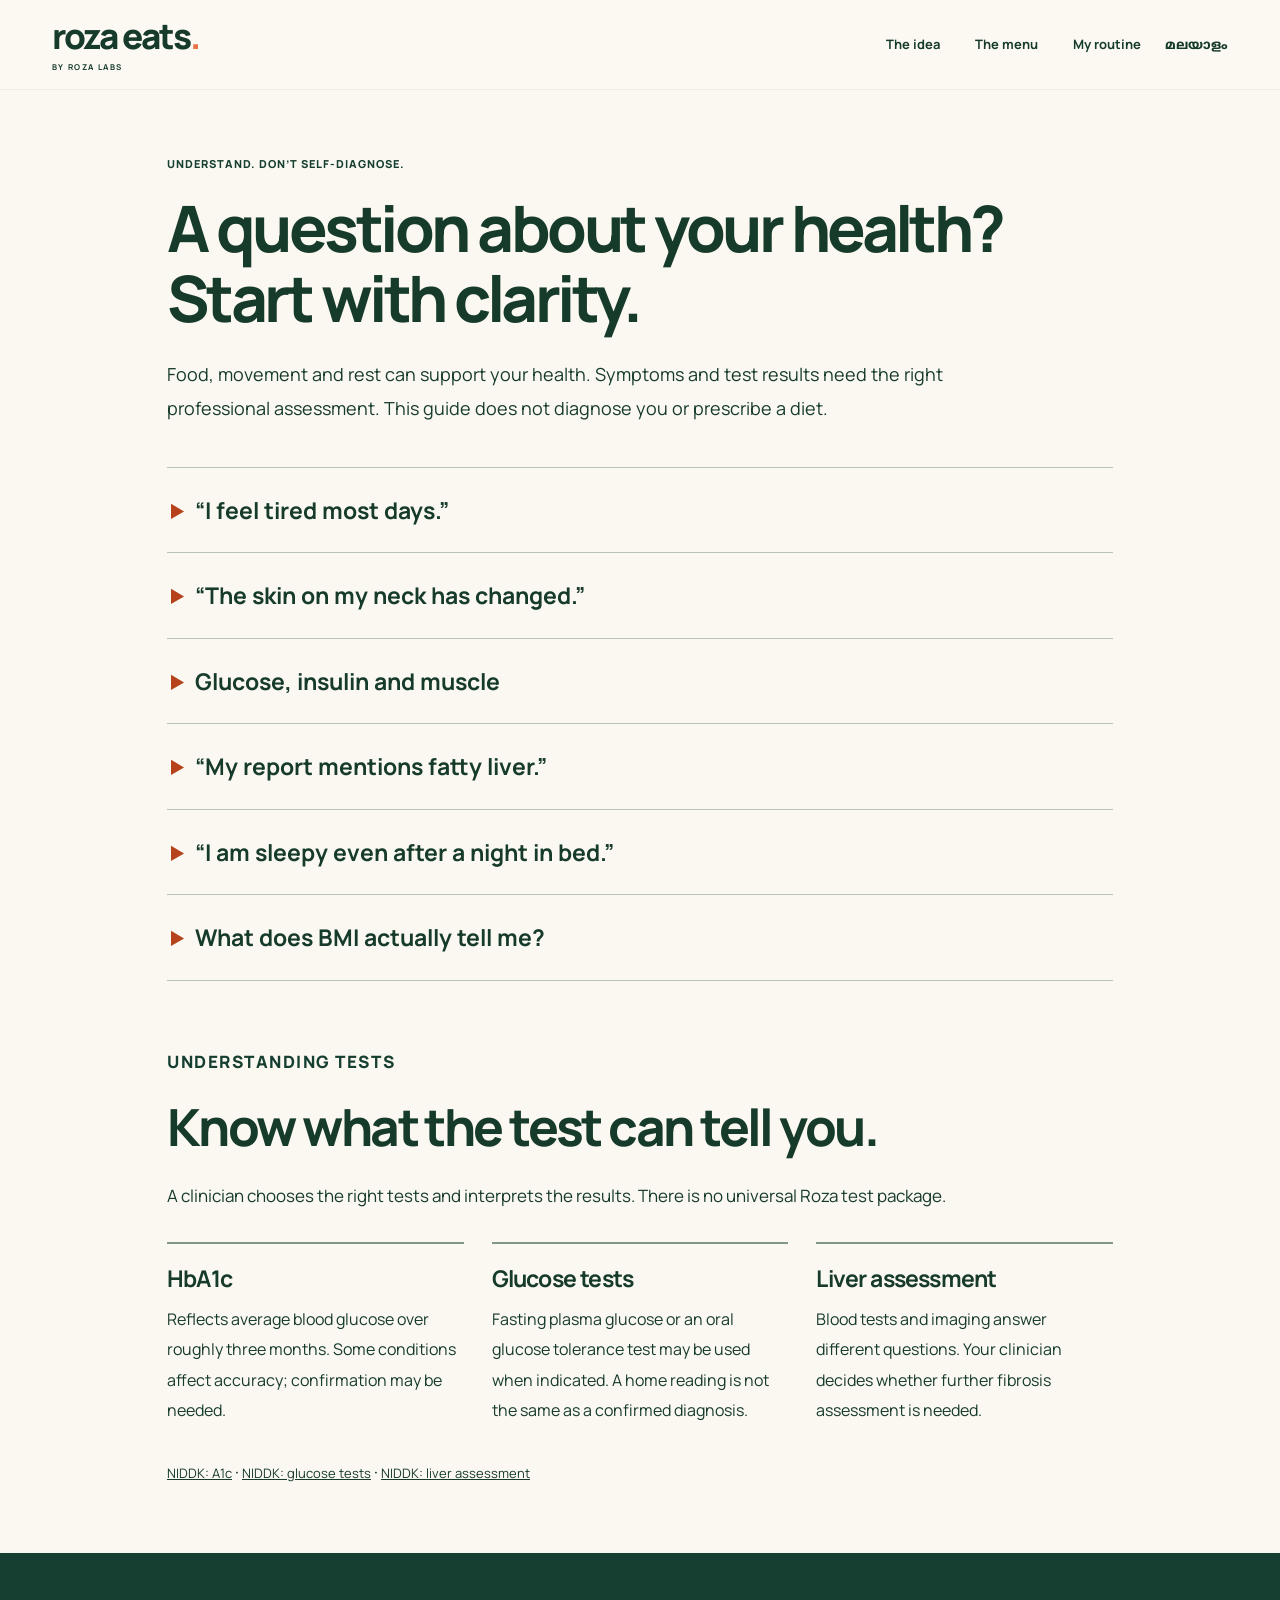
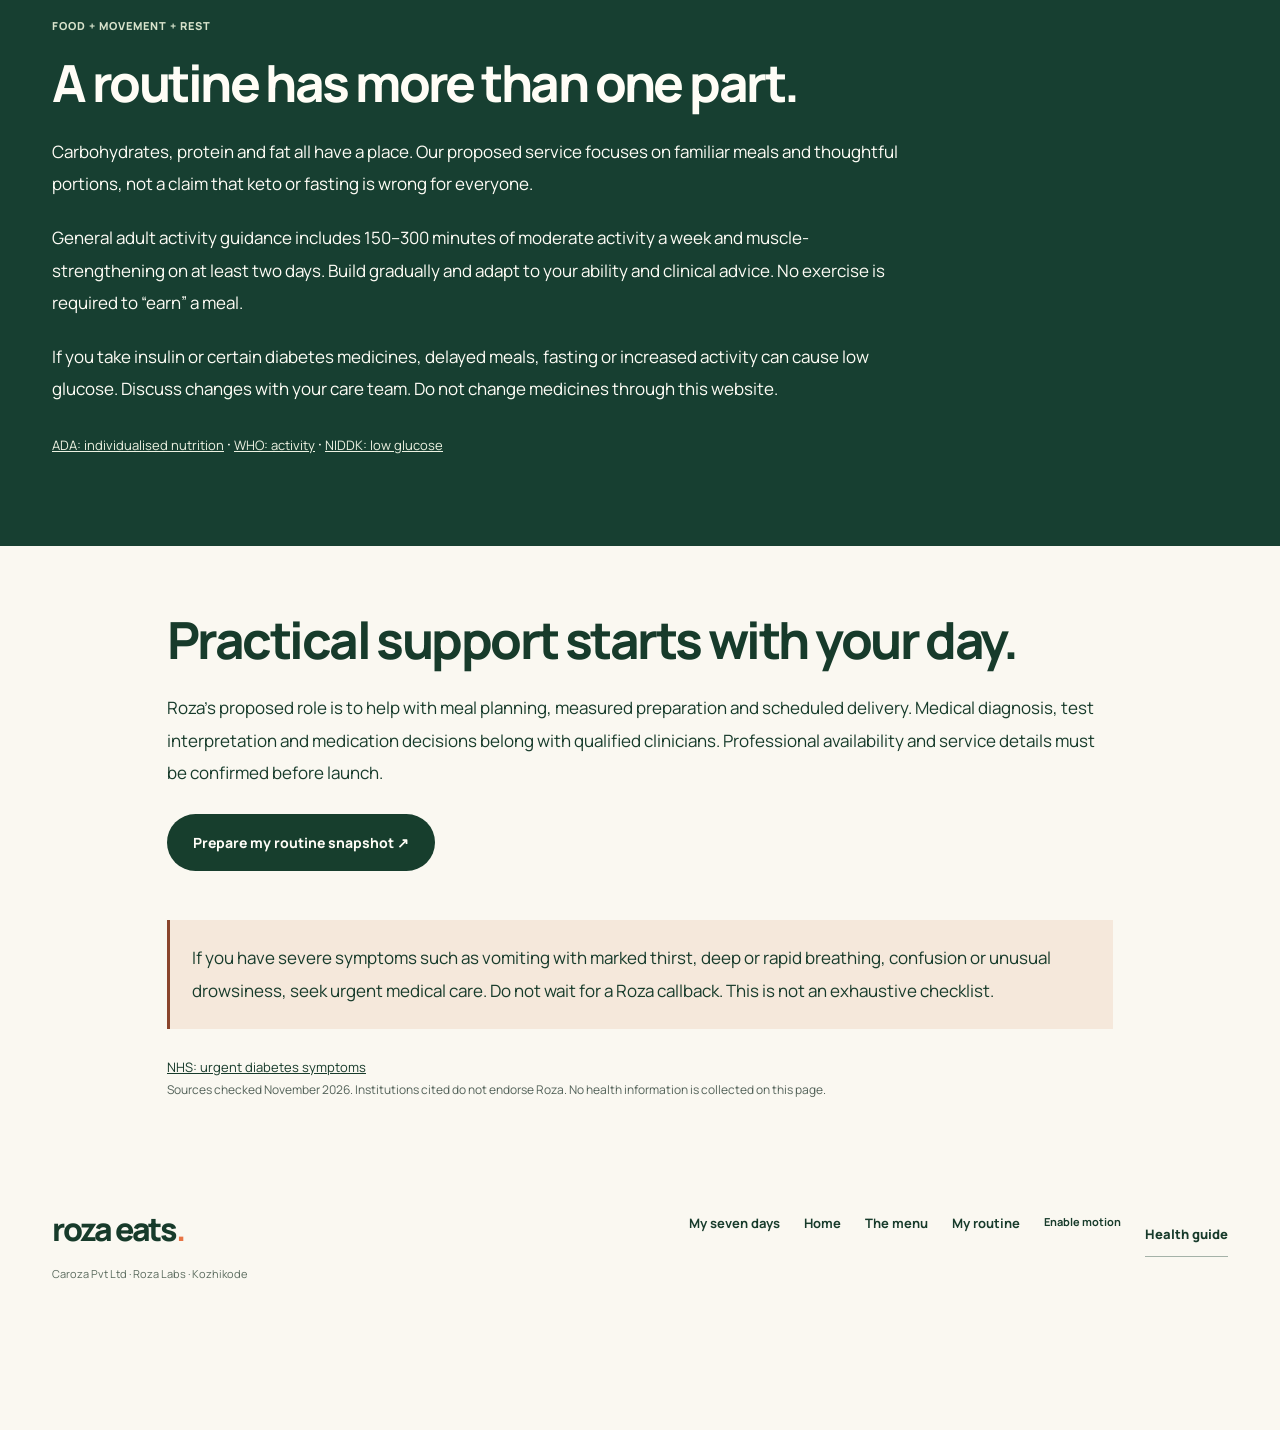
<file: care.html>
<!DOCTYPE html>

<html lang="en"><head><meta charset="utf-8"/><meta content="width=device-width,initial-scale=1" name="viewport"/><meta content="#173e2d" name="theme-color"/><title>Food, movement and health questions — Roza Eats</title><meta content="The sources, assumptions and privacy choices behind Roza Eats. Understand our food routine approach, nutrition estimates and launch standards." name="description"/><link href="favicon.svg" rel="icon"/><link href="https://fonts.googleapis.com" rel="preconnect"/><link crossorigin="" href="https://fonts.gstatic.com" rel="preconnect"/><link href="https://fonts.googleapis.com/css2?family=Manrope:wght@400;500;600;700;800&amp;family=Noto+Sans+Malayalam:wght@400;500;600;700&amp;display=swap" rel="stylesheet"/><link href="routine.css?v=3" rel="stylesheet"/><script defer="" src="site.js?v=5"></script><link href="experience.css?v=2" rel="stylesheet"/><script defer="" src="experience.js?v=human-routine-1"></script><script defer="" src="contact-config.js"></script><link href="roza-ui.css?v=1" rel="stylesheet"/><script defer="" src="roza-ui.js?v=1"></script><link href="human-routine.css?v=1" rel="stylesheet"/><script defer="True" src="human-routine.js?v=1"></script></head><body class="care-page">
<a class="skip-link" href="#main">Skip to evidence</a><header class="nav-shell"><a class="brand" href="index.html">roza eats<span>.</span><small>BY ROZA LABS</small></a><nav aria-label="Main" id="main-nav"><a data-ml="ആശയം" href="index.html">The idea</a><a data-ml="മെനു" href="menu.html">The menu</a><a data-ml="എന്റെ ശീലം" href="routine.html">My routine</a></nav><div class="nav-actions"><button class="language-control" data-language="">മലയാളം</button><button aria-controls="main-nav" aria-expanded="false" aria-label="Open menu" class="mobile-nav">☰</button></div></header>
<main id="main"><section class="shell care-intro"><p class="human-eyebrow" data-ml="മനസ്സിലാക്കാം. സ്വയം രോഗനിർണയം വേണ്ട.">UNDERSTAND. DON’T SELF-DIAGNOSE.</p><h1 data-ml="ആരോഗ്യത്തെക്കുറിച്ച് ആശങ്കയുണ്ടോ?&lt;br&gt;വ്യക്തതയിൽ തുടങ്ങാം.">A question about your health?<br/>Start with clarity.</h1><p data-ml="ഭക്ഷണവും ചലനവും വിശ്രമവും ആരോഗ്യത്തിന് സഹായകരമാണ്. ലക്ഷണങ്ങളും പരിശോധനാഫലങ്ങളും യോഗ്യനായ വിദഗ്ധൻ വിലയിരുത്തണം. ഈ വിവരങ്ങൾ രോഗനിർണയമോ ഡയറ്റ് നിർദേശമോ അല്ല.">Food, movement and rest can support your health. Symptoms and test results need the right professional assessment. This guide does not diagnose you or prescribe a diet.</p></section><section aria-label="Health education topics" class="shell care-topics"><details class="health-topic" id="tired"><summary data-ml="“മിക്ക ദിവസവും ക്ഷീണമാണ്.”">“I feel tired most days.”</summary><div><p data-ml="തുടർച്ചയായ ക്ഷീണത്തിന് ഉറക്കം, സമ്മർദം, മരുന്നുകൾ, രക്തക്കുറവ്, തൈറോയ്ഡ് പ്രശ്നങ്ങൾ തുടങ്ങി പല കാരണങ്ങളുണ്ടാകാം. ഭക്ഷണം മാത്രം കൊണ്ട് കാരണം അറിയാനാകില്ല.">Persistent tiredness has many possible causes, including sleep, stress, medicines, anaemia or thyroid problems. A meal cannot identify the cause.</p><h3 data-ml="അടുത്തതായി ചെയ്യാവുന്നത്">A useful next step</h3><p data-ml="കാരണം വ്യക്തമല്ലെങ്കിൽ, ആഴ്ചകളായി തുടരുകയോ ദൈനംദിന ജീവിതത്തെ ബാധിക്കുകയോ ചെയ്താൽ ഡോക്ടറെ കാണുക. വിലയിരുത്തിയ ശേഷം വേണ്ട പരിശോധനകൾ തീരുമാനിക്കാം.">If it is unexplained, lasts for weeks or affects daily life, speak with a clinician. They may choose appropriate tests after assessment.</p><a class="care-source" href="https://www.nhs.uk/symptoms/tiredness-and-fatigue/" rel="noopener" target="_blank">NHS: tiredness and fatigue ↗</a></div></details><details class="health-topic" id="skin"><summary data-ml="“കഴുത്തിലെ ചർമ്മത്തിൽ മാറ്റം കണ്ടു.”">“The skin on my neck has changed.”</summary><div><p data-ml="പുതുതായി കട്ടിയുള്ള, വെൽവെറ്റ് പോലെയുള്ള പാടുകൾക്ക് ഇൻസുലിൻ പ്രതിരോധമടക്കം പല കാരണങ്ങളുണ്ടാകാം. സ്വാഭാവിക ചർമ്മനിറം രോഗമല്ല. കാഴ്ച മാത്രം കൊണ്ട് പ്രമേഹം നിർണയിക്കാനാകില്ല.">New thickened, velvety patches can have several causes, including insulin resistance. Normal skin colour is not a disease, and appearance alone cannot diagnose diabetes.</p><h3 data-ml="അടുത്തതായി ചെയ്യാവുന്നത്">A useful next step</h3><p data-ml="പുതിയതോ മാറിവരുന്നതോ ആയ പാടുകൾ ഡോക്ടർ അല്ലെങ്കിൽ ചർമ്മരോഗവിദഗ്ധൻ പരിശോധിക്കണം. ഈ സൈറ്റ് ചർമ്മചിത്രങ്ങൾ വിശകലനം ചെയ്യുകയോ നിറമാറ്റം വാഗ്ദാനം ചെയ്യുകയോ ചെയ്യുന്നില്ല.">Have a new or changing patch assessed by a clinician or dermatologist. This site does not analyse skin photographs or promise a change in skin colour.</p><a class="care-source" href="https://www.aad.org/public/diseases/a-z/acanthosis-nigricans-causes" rel="noopener" target="_blank">American Academy of Dermatology ↗</a></div></details><details class="health-topic" id="glucose"><summary data-ml="ഗ്ലൂക്കോസ്, ഇൻസുലിൻ, പേശികൾ">Glucose, insulin and muscle</summary><div><p data-ml="ഇൻസുലിൻ ഉൽപ്പാദിപ്പിക്കുന്നത് പാൻക്രിയാസാണ്. പേശി, കൊഴുപ്പ്, കരൾ കോശങ്ങൾ ഇൻസുലിനോട് ശരിയായി പ്രതികരിക്കാത്ത അവസ്ഥയാണ് ഇൻസുലിൻ പ്രതിരോധം. ചലനം ഇൻസുലിനോടുള്ള പ്രതികരണം മെച്ചപ്പെടുത്താം; അത് പാൻക്രിയാസിനെ നന്നാക്കുന്നു എന്നതല്ല.">Insulin is produced by the pancreas. Insulin resistance means cells in muscle, fat and liver do not respond well to it. Activity can improve insulin sensitivity; that is not the same as repairing the pancreas.</p><h3 data-ml="അടുത്തതായി ചെയ്യാവുന്നത്">A useful next step</h3><p data-ml="അമിത ദാഹം, പതിവിലധികം മൂത്രമൊഴിക്കൽ, കാരണം വ്യക്തമല്ലാത്ത ഭാരം കുറയൽ എന്നിവയ്ക്ക് ഡോക്ടറുടെ വിലയിരുത്തൽ വേണം. ചിലർക്ക് ലക്ഷണങ്ങളില്ല. പരിശോധനകളാണ് സഹായിക്കുന്നത്; വെബ്സൈറ്റ് സ്കോർ അല്ല.">Marked thirst, frequent urination or unexplained weight loss deserve medical assessment. Some people have no symptoms. Tests, not a website score, help clinicians assess glucose regulation.</p><a class="care-source" href="https://www.niddk.nih.gov/health-information/diabetes/overview/what-is-diabetes/prediabetes-Insulin-resistance" rel="noopener" target="_blank">NIDDK: insulin resistance and prediabetes ↗</a></div></details><details class="health-topic" id="liver"><summary data-ml="“റിപ്പോർട്ടിൽ ഫാറ്റി ലിവർ എന്ന് പറയുന്നു.”">“My report mentions fatty liver.”</summary><div><p data-ml="ഫാറ്റി ലിവറിന് ലക്ഷണങ്ങൾ ഇല്ലാതിരിക്കാം. ആരോഗ്യചരിത്രം, രക്തപരിശോധന, ഇമേജിങ് എന്നിവ വിലയിരുത്തലിൽ ഉൾപ്പെടാം. കരൾ എൻസൈമുകൾ മാത്രം എല്ലാം വ്യക്തമാക്കില്ല. ചികിത്സാ പദ്ധതിക്ക് ഭക്ഷണവും ചലനവും പിന്തുണ നൽകാം.">Fatty liver can be silent. Clinical assessment may include history, blood tests and imaging; liver enzymes alone do not tell the whole story. Food and activity can support the agreed care plan.</p><h3 data-ml="അടുത്തതായി ചെയ്യാവുന്നത്">A useful next step</h3><p data-ml="റിപ്പോർട്ടിന്റെ അർഥവും ഫൈബ്രോസിസ് വിലയിരുത്തലോ തുടർപരിശോധനയോ വേണമോയെന്നും ഡോക്ടറോട് ചോദിക്കുക. രോഗമുക്തിയോ ഡിറ്റോക്സോ നിശ്ചിത ഫലമോ Roza വാഗ്ദാനം ചെയ്യുന്നില്ല.">Ask the treating clinician what the finding means and whether fibrosis assessment or follow-up is needed. Roza does not promise liver reversal, detoxification or a fixed result.</p><a class="care-source" href="https://www.niddk.nih.gov/health-information/liver-disease/nafld-nash/diagnosis" rel="noopener" target="_blank">NIDDK: fatty liver diagnosis ↗</a></div></details><details class="health-topic" id="sleep"><summary data-ml="“രാത്രി കിടന്നാലും പകൽ ഉറക്കം വരുന്നു.”">“I am sleepy even after a night in bed.”</summary><div><p data-ml="ഉച്ചത്തിലുള്ള കൂർക്കംവലി, ശ്വാസം മുട്ടൽ, ഉറക്കത്തിൽ ശ്വാസം നിൽക്കുന്ന ഇടവേളകൾ എന്നിവയോടൊപ്പം പകൽ ഉറക്കം വരുന്നത് ശ്രദ്ധിക്കണം. കൂടുതൽ നേരം കിടക്കുന്നത് മാത്രം കാരണം പരിഹരിക്കണമെന്നില്ല.">Loud snoring, gasping or pauses in breathing alongside daytime sleepiness deserve attention. More sleep time alone may not address the cause.</p><h3 data-ml="അടുത്തതായി ചെയ്യാവുന്നത്">A useful next step</h3><p data-ml="ഇത്തരം ലക്ഷണങ്ങൾ ആരോഗ്യവിദഗ്ധനോട് പറയുക. സ്ലീപ് സ്റ്റഡി വേണ്ടിവന്നേക്കാം. ഭക്ഷണ ഡെലിവറി സ്ലീപ് അപ്നിയയ്ക്കുള്ള ചികിത്സയല്ല.">Discuss these signs with a healthcare professional; a sleep study may be appropriate. Food delivery does not treat sleep apnoea.</p><a class="care-source" href="https://www.nhlbi.nih.gov/health/sleep-apnea/symptoms" rel="noopener" target="_blank">NHLBI: sleep apnoea symptoms ↗</a></div></details><details class="health-topic" id="body"><summary data-ml="BMI എന്താണ് പറയുന്നത്?">What does BMI actually tell me?</summary><div><p data-ml="BMI ഭാരവും ഉയരവും തമ്മിലുള്ള അനുപാതമാണ്. പേശിയും കൊഴുപ്പും വേർതിരിക്കാനോ മെറ്റബോളിക് ആരോഗ്യം നിർണയിക്കാനോ ഇതിന് കഴിയില്ല. ദക്ഷിണേഷ്യക്കാരിൽ കുറഞ്ഞ BMI-യിലും ആരോഗ്യസാധ്യതകൾ ഉണ്ടാകാം.">BMI relates weight to height. It does not distinguish muscle from fat or diagnose metabolic health. South Asian people can have cardiometabolic risk at a lower BMI.</p><h3 data-ml="അടുത്തതായി ചെയ്യാവുന്നത്">A useful next step</h3><p data-ml="വിദഗ്ധന്റെ വിലയിരുത്തലോടെയുള്ള ഒരു പരിമിത സ്ക്രീനിങ് അളവായി കാണുക. ശരീര കണക്ക് നിർബന്ധമല്ല. ആദ്യം വിലയിരുത്തൽ വേണ്ട സാഹചര്യങ്ങളിൽ കണക്ക് നൽകുന്നില്ല.">Use it as one limited screening measure with professional interpretation. Our body calculation is optional and withholds estimates in review-first situations.</p><a class="care-source" href="https://www.nice.org.uk/guidance/ng246/chapter/Identifying-and-assessing-overweight-obesity-and-central-adiposity" rel="noopener" target="_blank">NICE: assessment and BMI ↗</a></div></details></section><section class="shell care-tests" id="tests"><p class="human-eyebrow" data-ml="പരിശോധനകൾ മനസ്സിലാക്കാം">UNDERSTANDING TESTS</p><h2 data-ml="പരിശോധന എന്താണ് പറയുന്നതെന്ന് അറിയാം.">Know what the test can tell you.</h2><p data-ml="വേണ്ട പരിശോധനകളും ഫലത്തിന്റെ അർഥവും ഡോക്ടർ തീരുമാനിക്കും. എല്ലാവർക്കുമുള്ള Roza ടെസ്റ്റ് പാക്കേജ് ഇല്ല.">A clinician chooses the right tests and interprets the results. There is no universal Roza test package.</p><div class="care-test-grid"><article><h3 data-ml="HbA1c">HbA1c</h3><p data-ml="ഏകദേശം മൂന്ന് മാസത്തെ ശരാശരി രക്തഗ്ലൂക്കോസ് പ്രതിഫലിപ്പിക്കുന്നു. ചില അവസ്ഥകൾ കൃത്യതയെ ബാധിക്കും; സ്ഥിരീകരണം വേണ്ടിവരാം.">Reflects average blood glucose over roughly three months. Some conditions affect accuracy; confirmation may be needed.</p></article><article><h3 data-ml="ഗ്ലൂക്കോസ് പരിശോധനകൾ">Glucose tests</h3><p data-ml="ആവശ്യമായപ്പോൾ ഫാസ്റ്റിങ് പ്ലാസ്മ ഗ്ലൂക്കോസ് അല്ലെങ്കിൽ ഗ്ലൂക്കോസ് ടോളറൻസ് ടെസ്റ്റ് ഉപയോഗിക്കാം. വീട്ടിലെ ഒരു റീഡിങ് സ്ഥിരീകരിച്ച രോഗനിർണയത്തിന് തുല്യമല്ല.">Fasting plasma glucose or an oral glucose tolerance test may be used when indicated. A home reading is not the same as a confirmed diagnosis.</p></article><article><h3 data-ml="കരൾ വിലയിരുത്തൽ">Liver assessment</h3><p data-ml="രക്തപരിശോധനയും ഇമേജിങ്ങും വ്യത്യസ്ത വിവരങ്ങൾ നൽകുന്നു. കൂടുതൽ ഫൈബ്രോസിസ് വിലയിരുത്തൽ വേണമോ എന്ന് ഡോക്ടർ തീരുമാനിക്കും.">Blood tests and imaging answer different questions. Your clinician decides whether further fibrosis assessment is needed.</p></article></div><p class="care-sources"><a href="https://www.niddk.nih.gov/health-information/diagnostic-tests/a1c-test" rel="noopener" target="_blank">NIDDK: A1c</a> · <a href="https://www.niddk.nih.gov/health-information/diabetes/overview/what-is-diabetes/prediabetes-Insulin-resistance" rel="noopener" target="_blank">NIDDK: glucose tests</a> · <a href="https://www.niddk.nih.gov/health-information/liver-disease/nafld-nash/diagnosis" rel="noopener" target="_blank">NIDDK: liver assessment</a></p></section><section class="human-service"><div class="shell"><p class="human-eyebrow" data-ml="ഭക്ഷണം + ചലനം + വിശ്രമം">FOOD + MOVEMENT + REST</p><h2 data-ml="ഒരു ശീലത്തിന് പല ഭാഗങ്ങളുണ്ട്.">A routine has more than one part.</h2><p data-ml="കാർബോഹൈഡ്രേറ്റ്, പ്രോട്ടീൻ, കൊഴുപ്പ് എന്നിവയ്ക്കെല്ലാം പങ്കുണ്ട്. പരിചിത ഭക്ഷണവും ശ്രദ്ധയുള്ള അളവുകളുമാണ് ഞങ്ങളുടെ രീതി. കീറ്റോയും ഉപവാസവും എല്ലാവർക്കും തെറ്റാണ് എന്ന അവകാശവാദമല്ല.">Carbohydrates, protein and fat all have a place. Our proposed service focuses on familiar meals and thoughtful portions, not a claim that keto or fasting is wrong for everyone.</p><p data-ml="മുതിർന്നവർക്കുള്ള പൊതുമാർഗനിർദേശത്തിൽ ആഴ്ചയിൽ 150–300 മിനിറ്റ് മിതമായ പ്രവർത്തനവും കുറഞ്ഞത് രണ്ടു ദിവസം പേശിശക്തി വ്യായാമവും ഉൾപ്പെടുന്നു. ശേഷിക്കും ഡോക്ടറുടെ നിർദേശത്തിനും അനുസരിച്ച് പതുക്കെ തുടങ്ങാം. ഭക്ഷണം “നേടാൻ” വ്യായാമം ചെയ്യേണ്ടതില്ല.">General adult activity guidance includes 150–300 minutes of moderate activity a week and muscle-strengthening on at least two days. Build gradually and adapt to your ability and clinical advice. No exercise is required to “earn” a meal.</p><p data-ml="ഇൻസുലിനോ ചില പ്രമേഹ മരുന്നുകളോ എടുക്കുന്നവർക്ക് ഭക്ഷണം വൈകൽ, ഉപവാസം, കൂടിയ പ്രവർത്തനം എന്നിവ ഗ്ലൂക്കോസ് കുറയ്ക്കാം. മാറ്റങ്ങൾ ചികിത്സാ ടീമുമായി ചർച്ച ചെയ്യുക. ഈ സൈറ്റ് വഴി മരുന്നുകൾ മാറ്റരുത്.">If you take insulin or certain diabetes medicines, delayed meals, fasting or increased activity can cause low glucose. Discuss changes with your care team. Do not change medicines through this website.</p><p class="care-sources"><a href="https://doi.org/10.2337/dc26-S005">ADA: individualised nutrition</a> · <a href="https://www.who.int/europe/news-room/fact-sheets/item/physical-activity">WHO: activity</a> · <a href="https://www.niddk.nih.gov/health-information/diabetes/overview/preventing-problems/low-blood-glucose-hypoglycemia">NIDDK: low glucose</a></p></div></section><section class="shell care-next"><h2 data-ml="നിങ്ങളുടെ ദിവസത്തിൽ തുടങ്ങാം.">Practical support starts with your day.</h2><p data-ml="മീൽ പ്ലാനിങ്, അളന്നുള്ള തയ്യാറാക്കൽ, സമയബന്ധിത ഡെലിവറി എന്നിവയിൽ സഹായിക്കുകയാണ് Rozaയുടെ നിർദേശിച്ച പങ്ക്. രോഗനിർണയം, പരിശോധനാഫലങ്ങളുടെ വിലയിരുത്തൽ, മരുന്ന് തീരുമാനങ്ങൾ എന്നിവ യോഗ്യരായ ഡോക്ടർമാരുടേതാണ്. വിദഗ്ധ ലഭ്യതയും സേവന വിവരങ്ങളും ലോഞ്ചിന് മുമ്പ് സ്ഥിരീകരിക്കണം.">Roza’s proposed role is to help with meal planning, measured preparation and scheduled delivery. Medical diagnosis, test interpretation and medication decisions belong with qualified clinicians. Professional availability and service details must be confirmed before launch.</p><a class="btn" data-ml="എന്റെ ശീലങ്ങളുടെ സംഗ്രഹം തയ്യാറാക്കാം ↗" href="routine.html">Prepare my routine snapshot ↗</a><p class="care-urgent" data-ml="അമിത ദാഹത്തോടൊപ്പം ഛർദ്ദി, ആഴത്തിലോ വേഗത്തിലോ ശ്വാസം, ആശയക്കുഴപ്പം, അസാധാരണ മയക്കം തുടങ്ങിയ ഗുരുതര ലക്ഷണങ്ങൾക്ക് ഉടൻ ചികിത്സ തേടുക. Rozaയുടെ കോളിനായി കാത്തിരിക്കരുത്. ഇത് എല്ലാ ലക്ഷണങ്ങളുടെയും പട്ടികയല്ല.">If you have severe symptoms such as vomiting with marked thirst, deep or rapid breathing, confusion or unusual drowsiness, seek urgent medical care. Do not wait for a Roza callback. This is not an exhaustive checklist.</p><p class="care-sources"><a href="https://www.nhs.uk/conditions/diabetic-ketoacidosis/">NHS: urgent diabetes symptoms</a></p><p class="human-fine" data-ml="സ്രോതസ്സുകൾ പരിശോധിച്ചത് നവംബർ 2026. ഉദ്ധരിച്ച സ്ഥാപനങ്ങൾ Rozaയെ അംഗീകരിക്കുന്നതായി അർഥമില്ല. ഈ പേജിൽ ആരോഗ്യവിവരങ്ങൾ ശേഖരിക്കുന്നില്ല.">Sources checked November 2026. Institutions cited do not endorse Roza. No health information is collected on this page.</p></section></main>
<footer class="footer shell"><div><a class="brand" href="index.html">roza eats<span>.</span></a><p>Caroza Pvt Ltd · Roza Labs · Kozhikode</p></div><div class="footer-links"><a data-ml="എന്റെ ഏഴ് ദിവസങ്ങൾ" href="my-week.html">My seven days</a><a data-ml="ഹോം" href="index.html">Home</a><a data-ml="മെനു" href="menu.html">The menu</a><a data-ml="എന്റെ ശീലം" href="routine.html">My routine</a><button aria-pressed="false" data-motion="">Pause motion</button><a class="quiet-link" data-ml="ആരോഗ്യ വിവരങ്ങൾ" href="care.html">Health guide</a></div></footer></body></html>
</file>
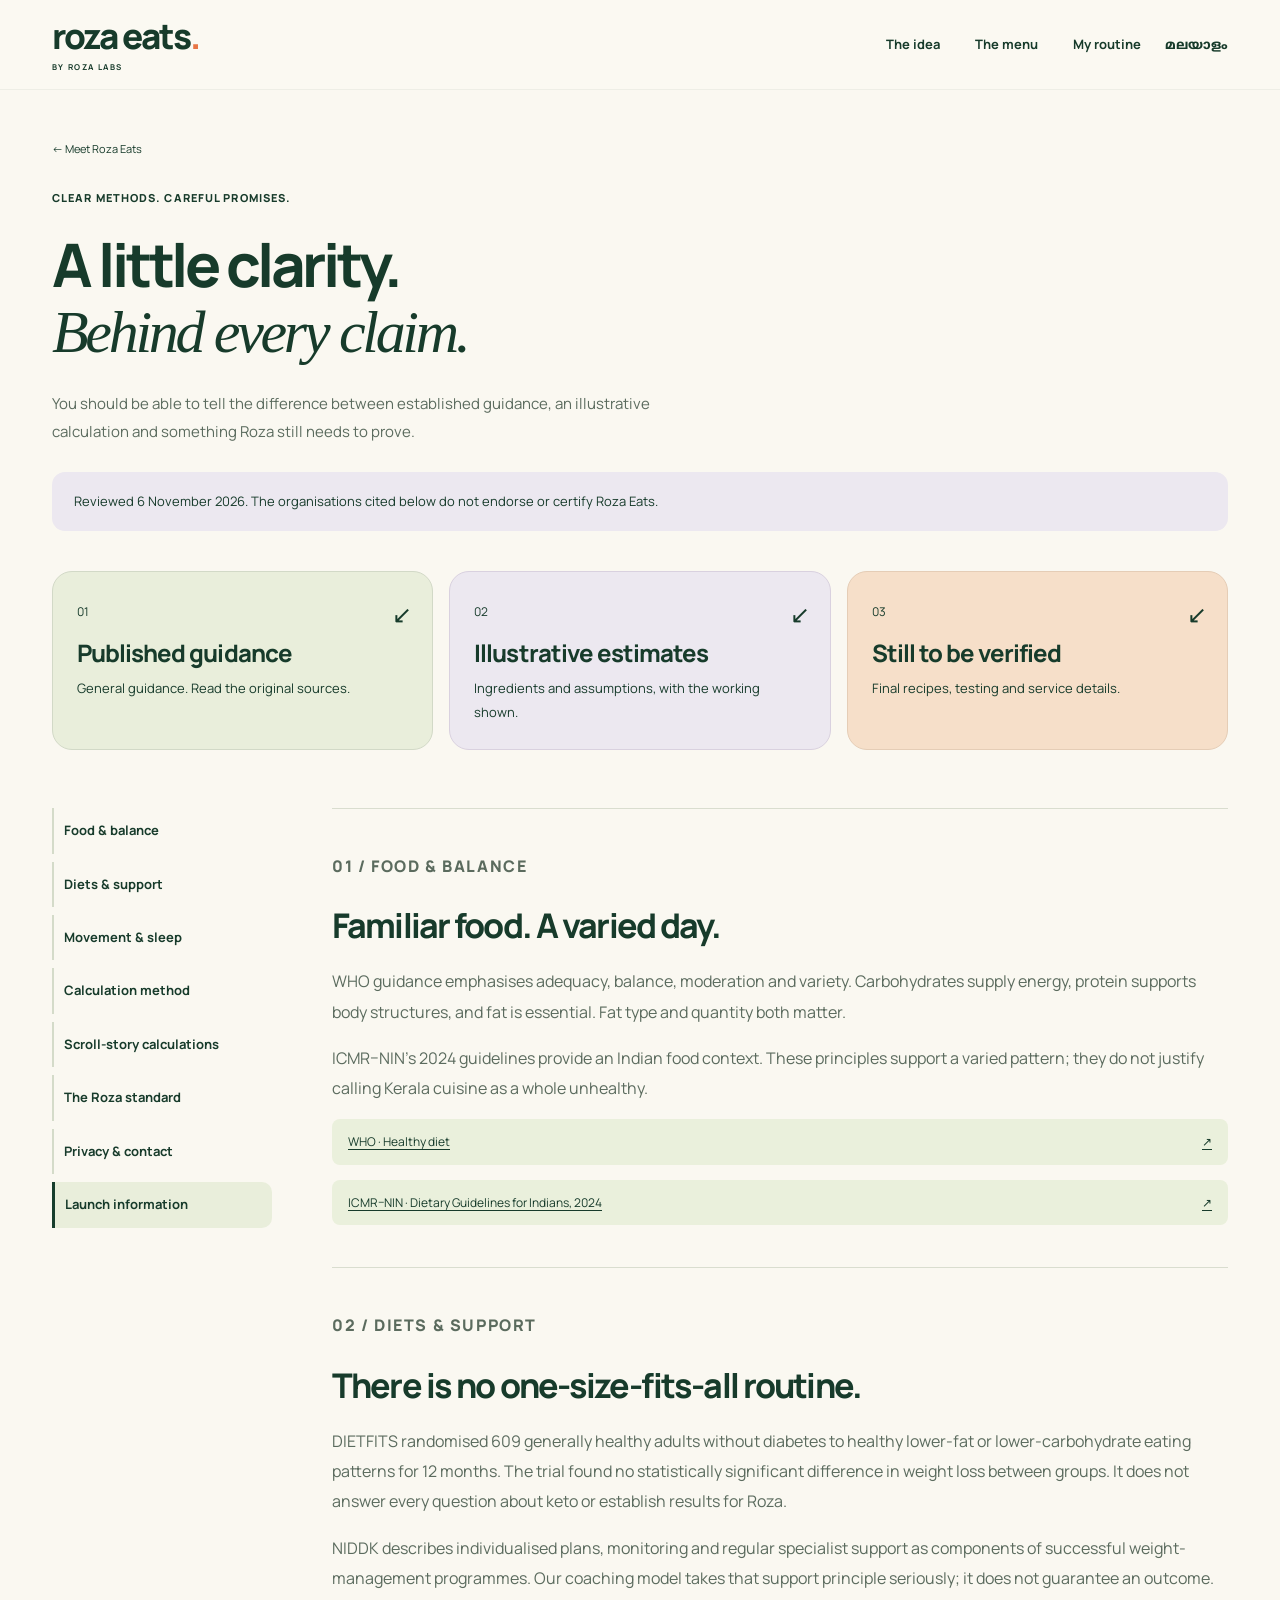
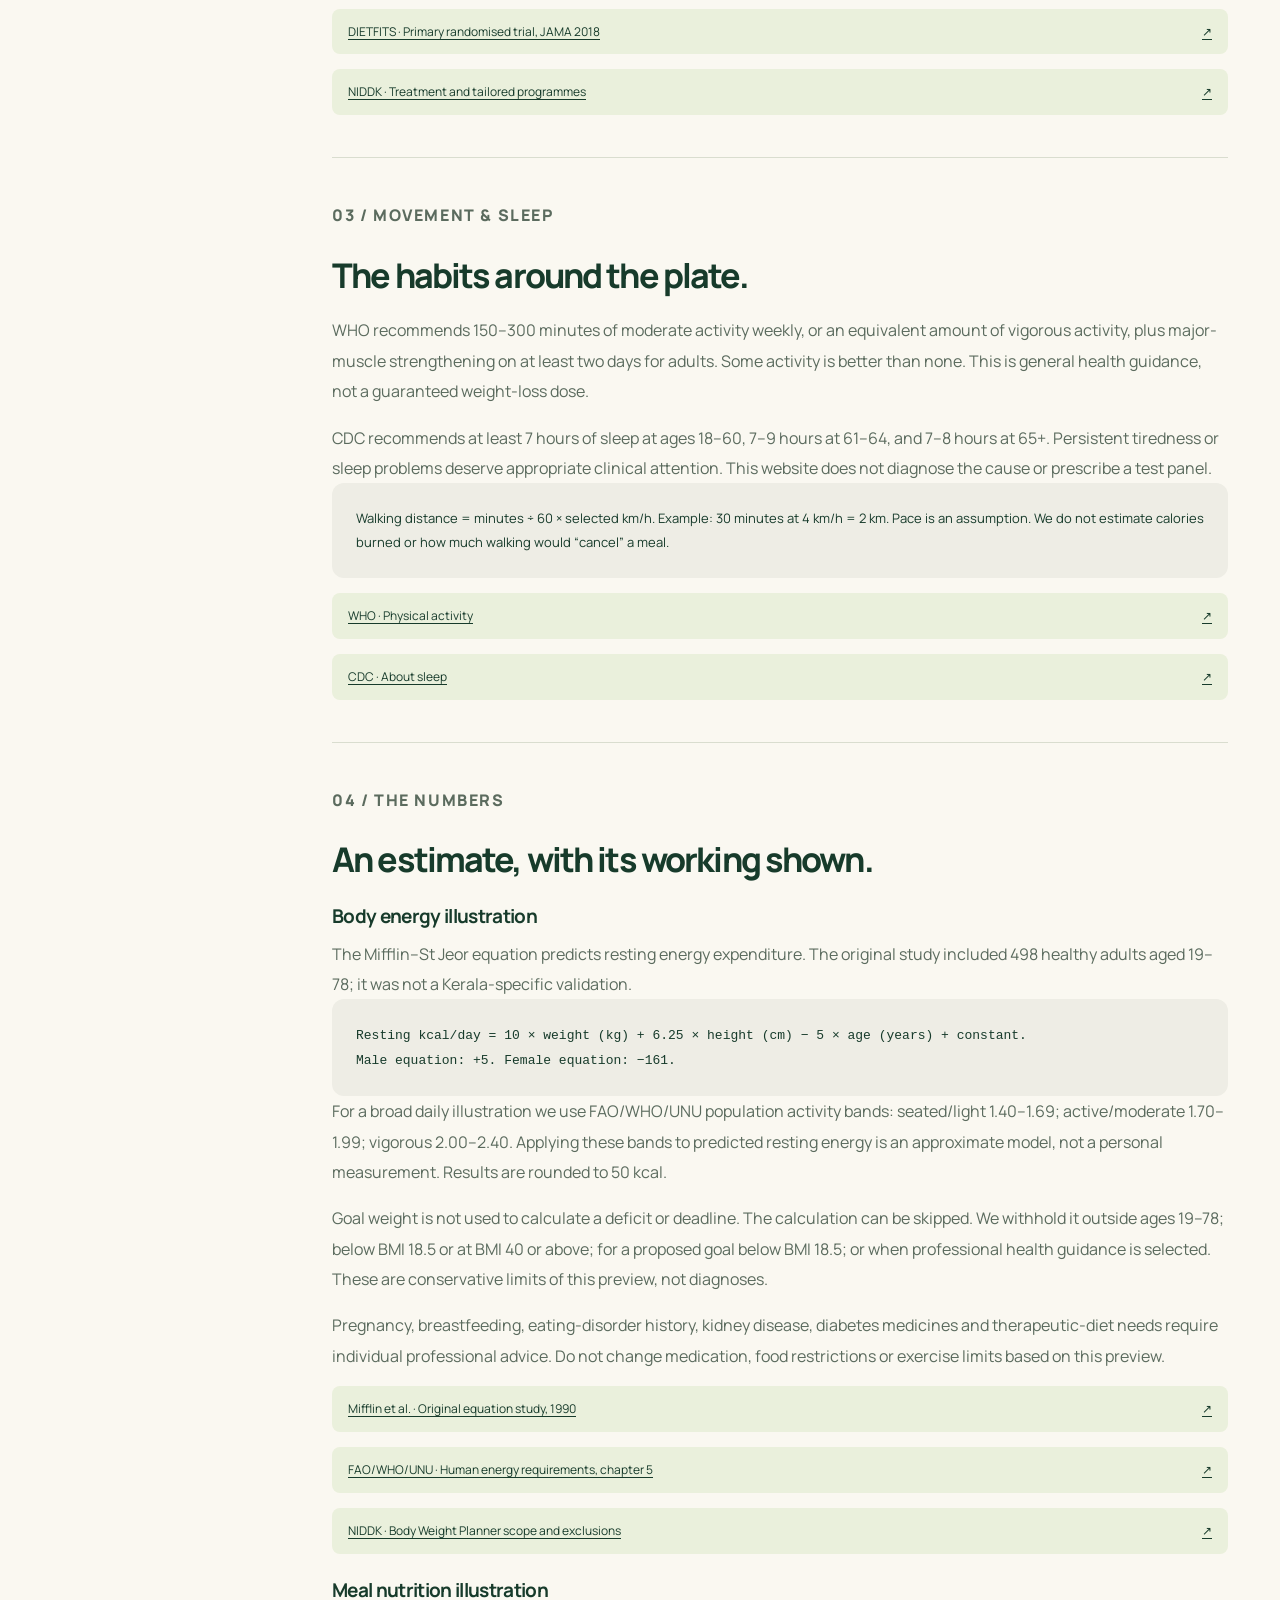
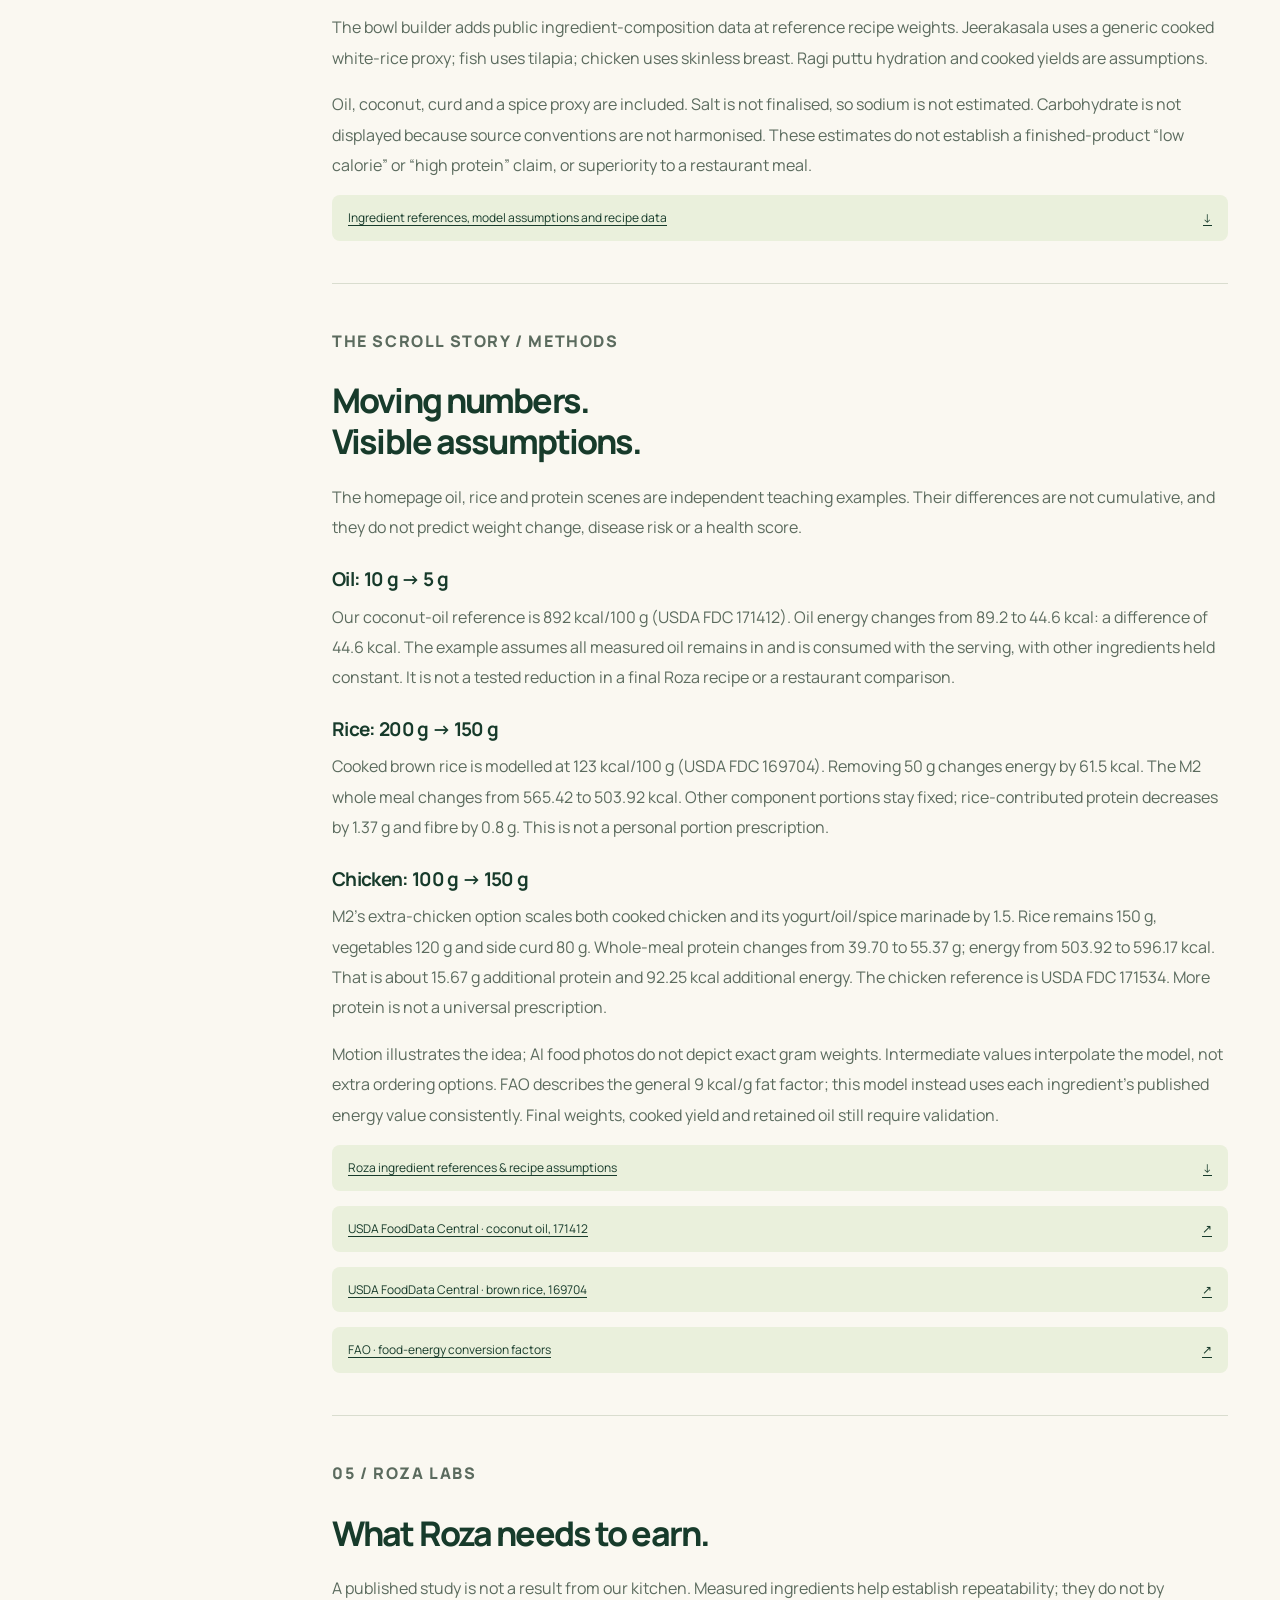
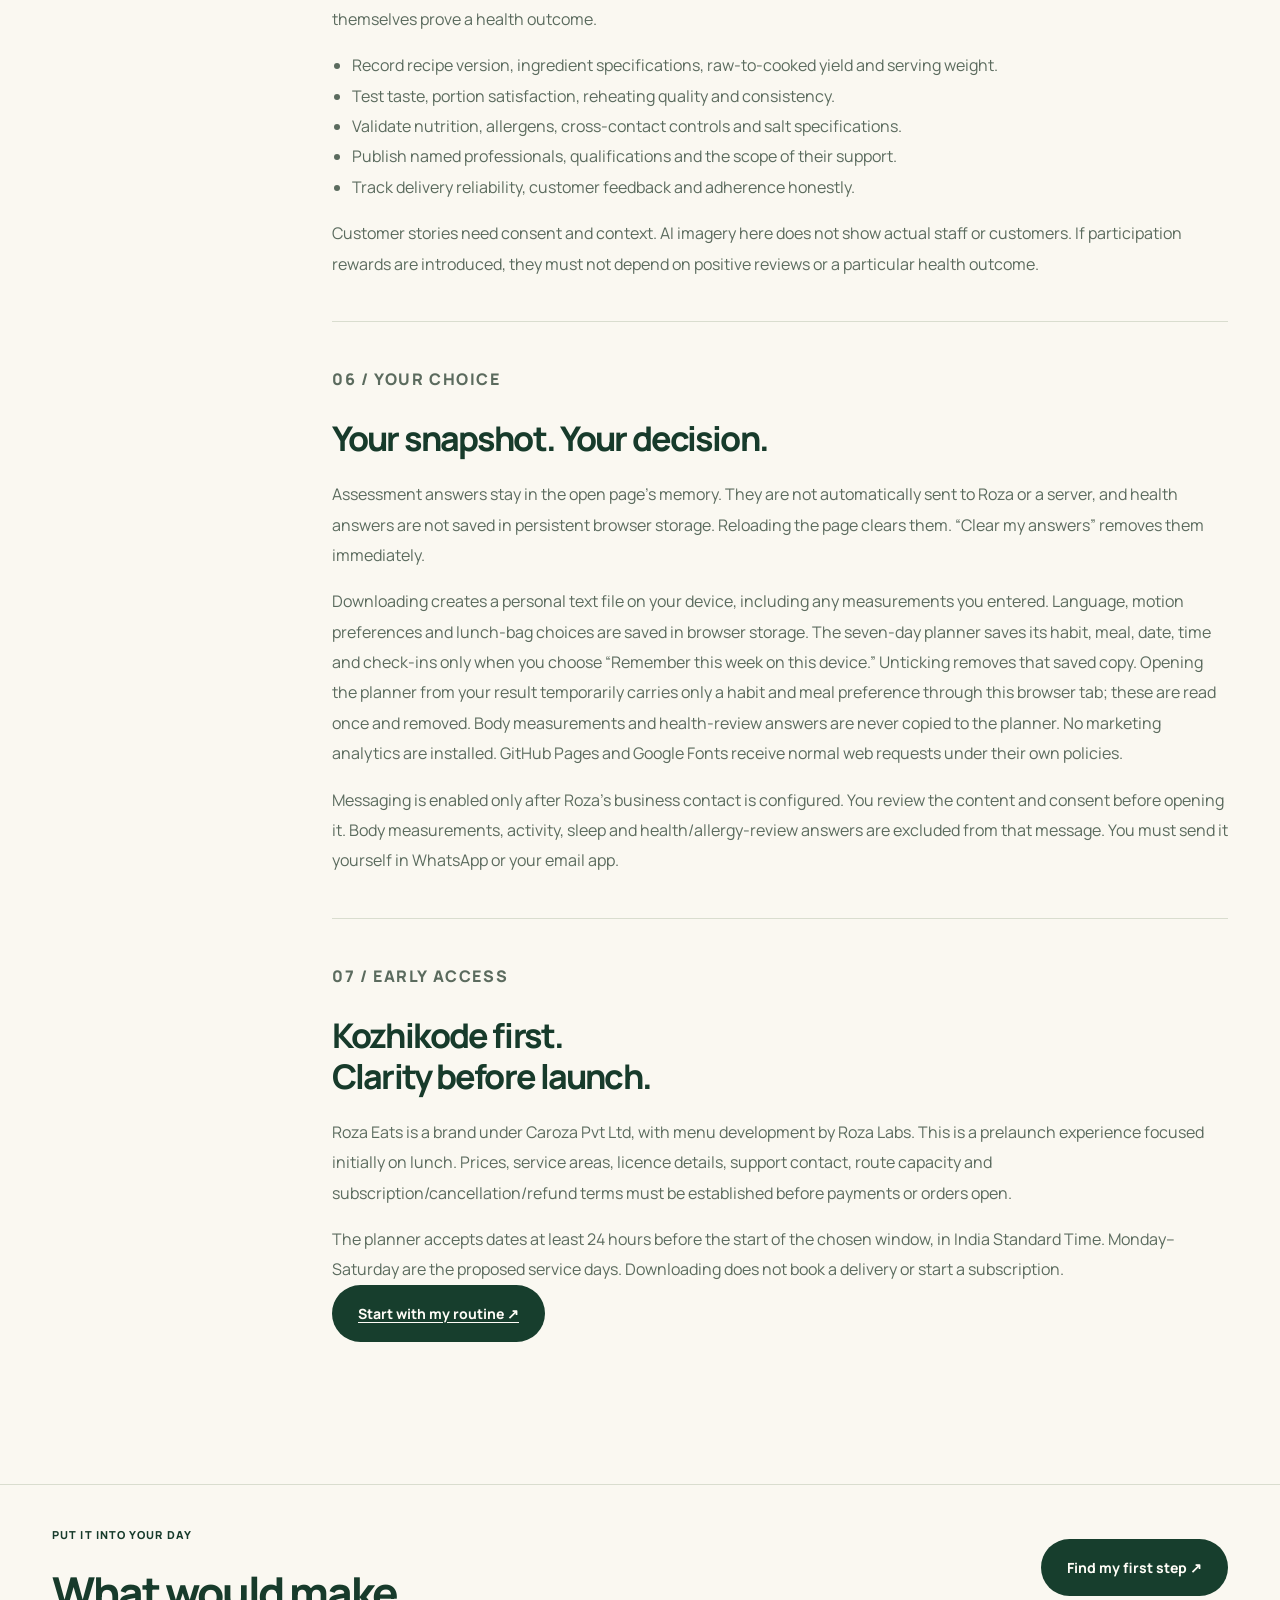
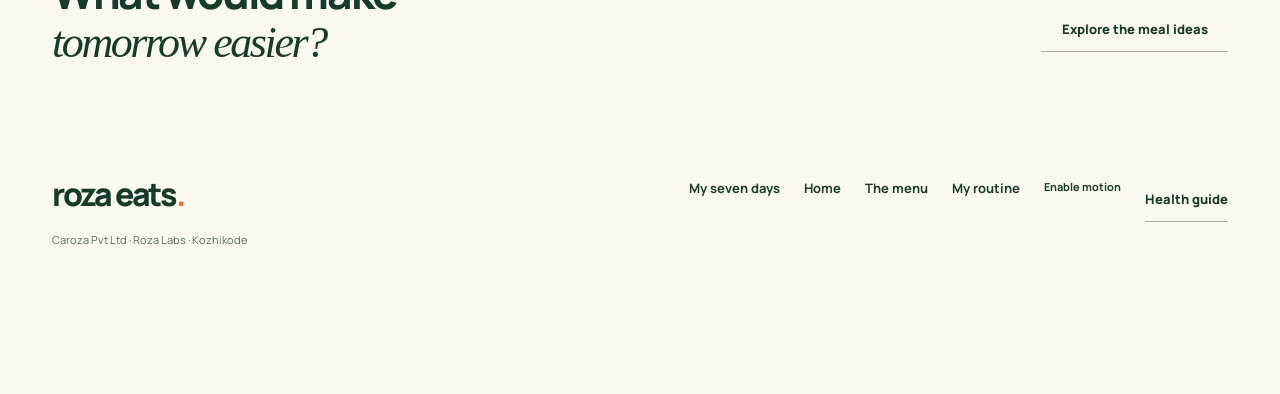
<file: evidence.html>
<!DOCTYPE html>
<html lang="en"><head><meta charset="utf-8"/><meta content="width=device-width,initial-scale=1" name="viewport"/><meta content="#173e2d" name="theme-color"/><title>Evidence, methods &amp; privacy — Roza Eats</title><meta content="The sources, assumptions and privacy choices behind Roza Eats. Understand our food routine approach, nutrition estimates and launch standards." name="description"/><link href="favicon.svg" rel="icon"/><link href="https://fonts.googleapis.com" rel="preconnect"/><link crossorigin="" href="https://fonts.gstatic.com" rel="preconnect"/><link href="https://fonts.googleapis.com/css2?family=Manrope:wght@400;500;600;700;800&amp;family=Noto+Sans+Malayalam:wght@400;500;600;700&amp;display=swap" rel="stylesheet"/><link href="routine.css?v=3" rel="stylesheet"/><script defer="" src="site.js?v=5"></script><link href="experience.css?v=2" rel="stylesheet"/><script defer="" src="experience.js?v=human-routine-1"></script><script defer="" src="contact-config.js"></script><link href="roza-ui.css?v=1" rel="stylesheet"/><script defer="" src="roza-ui.js?v=1"></script><link href="human-routine.css?v=1" rel="stylesheet"/><script defer="True" src="human-routine.js?v=1"></script></head><body class="evidence-page">
<a class="skip-link" href="#main">Skip to evidence</a><header class="nav-shell"><a class="brand" href="index.html">roza eats<span>.</span><small>BY ROZA LABS</small></a><nav aria-label="Main" id="main-nav"><a data-ml="ആശയം" href="index.html">The idea</a><a data-ml="മെനു" href="menu.html">The menu</a><a data-ml="എന്റെ ശീലം" href="routine.html">My routine</a></nav><div class="nav-actions"><button class="language-control" data-language="">മലയാളം</button><button aria-controls="main-nav" aria-expanded="false" aria-label="Open menu" class="mobile-nav">☰</button></div></header>
<main id="main"><div class="shell subpage-head"><a class="back-link" data-ml="← Rozaയെ പരിചയപ്പെടാം" href="index.html">← Meet Roza Eats</a><p class="eyebrow" data-ml="വ്യക്തമായ രീതി. ശ്രദ്ധയുള്ള വാഗ്ദാനങ്ങൾ.">CLEAR METHODS. CAREFUL PROMISES.</p><h1 data-ml="പറയുന്നതിന്&lt;br&gt;&lt;em&gt;ഒരു അടിസ്ഥാനം.&lt;/em&gt;">A little clarity.<br/><em>Behind every claim.</em></h1><p data-ml="പൊതുവായ പോഷക അറിവ്, മാതൃകാ കണക്കുകൾ, Rozaയ്ക്ക് ഇനിയും സ്ഥിരീകരിക്കാനുള്ളത്. ഇവ തമ്മിലുള്ള വ്യത്യാസം നിങ്ങൾ അറിയണം.">You should be able to tell the difference between established guidance, an illustrative calculation and something Roza still needs to prove.</p><div class="evidence-status" data-ml="പരിശോധിച്ചത്: 6 നവംബർ 2026. ഈ സ്ഥാപനങ്ങൾ Roza Eats-നെ അംഗീകരിക്കുകയോ സർട്ടിഫൈ ചെയ്യുകയോ ചെയ്തിട്ടില്ല.">Reviewed 6 November 2026. The organisations cited below do not endorse or certify Roza Eats.</div></div>
<section aria-label="How to read this page" class="shell evidence-key"><a href="#balance"><span>01</span><h2 data-ml="പ്രസിദ്ധീകരിച്ച മാർഗനിർദേശം">Published guidance</h2><p data-ml="പൊതുവായ അറിവ്. സ്രോതസ്സുകൾ പരിശോധിക്കാം.">General guidance. Read the original sources.</p><b aria-hidden="true">↙</b></a><a href="#calculator"><span>02</span><h2 data-ml="മാതൃകാ കണക്കുകൾ">Illustrative estimates</h2><p data-ml="ചേരുവകളും അനുമാനങ്ങളും ചേർന്ന കണക്കുകൾ.">Ingredients and assumptions, with the working shown.</p><b aria-hidden="true">↙</b></a><a href="#roza-standard"><span>03</span><h2 data-ml="സ്ഥിരീകരിക്കാനുള്ളത്">Still to be verified</h2><p data-ml="അന്തിമ റെസിപ്പി, പരീക്ഷണം, സേവന വിവരം.">Final recipes, testing and service details.</p><b aria-hidden="true">↙</b></a></section><div class="shell evidence-layout"><nav aria-label="Evidence sections" class="evidence-nav"><a data-ml="ഭക്ഷണ സന്തുലിതാവസ്ഥ" href="#balance">Food &amp; balance</a><a data-ml="ഡയറ്റും പിന്തുണയും" href="#diets">Diets &amp; support</a><a data-ml="ചലനവും ഉറക്കവും" href="#movement">Movement &amp; sleep</a><a data-ml="കണക്കിന്റെ രീതി" href="#calculator">Calculation method</a><a data-ml="സ്ക്രോൾ കണക്കുകൾ" href="#measure-story">Scroll-story calculations</a><a data-ml="Rozaയുടെ മാനദണ്ഡം" href="#roza-standard">The Roza standard</a><a data-ml="സ്വകാര്യത" href="#privacy">Privacy &amp; contact</a><a data-ml="ലോഞ്ച് വിവരം" href="#launch">Launch information</a></nav>
<div class="evidence-content"><section id="balance"><p class="eyebrow">01 / FOOD &amp; BALANCE</p><h2 data-ml="പരിചിത ഭക്ഷണം. വൈവിധ്യമുള്ള ഒരു ദിവസം.">Familiar food. A varied day.</h2><p data-ml="WHO മാർഗനിർദേശം മതിയായ പോഷണം, സന്തുലിതാവസ്ഥ, മിതത്വം, വൈവിധ്യം എന്നിവയിലാണ് ശ്രദ്ധ കേന്ദ്രീകരിക്കുന്നത്. കാർബോഹൈഡ്രേറ്റ് ഊർജം നൽകുന്നു; പ്രോട്ടീൻ ശരീരഘടകങ്ങളെ പിന്തുണയ്ക്കുന്നു; കൊഴുപ്പും ആവശ്യമായ പോഷകമാണ്. കൊഴുപ്പിന്റെ തരവും അളവും പ്രധാനമാണ്.">WHO guidance emphasises adequacy, balance, moderation and variety. Carbohydrates supply energy, protein supports body structures, and fat is essential. Fat type and quantity both matter.</p><p data-ml="ICMR–NIN 2024 മാർഗനിർദേശം ഇന്ത്യയിലെ ഭക്ഷണരീതികൾക്കുള്ള ഒരു അടിസ്ഥാനമാണ്. ഈ ആശയങ്ങൾ കേരള ഭക്ഷണത്തെ മുഴുവനായി അനാരോഗ്യകരമെന്ന് വിളിക്കുന്നതിനെ പിന്തുണയ്ക്കുന്നില്ല.">ICMR–NIN’s 2024 guidelines provide an Indian food context. These principles support a varied pattern; they do not justify calling Kerala cuisine as a whole unhealthy.</p><a class="source-row" href="https://www.who.int/en/news-room/fact-sheets/detail/healthy-diet" rel="noopener" target="_blank">WHO · Healthy diet <span>↗</span></a><a class="source-row" href="https://www.nin.res.in/dietaryguidelines/pdfjs/locale/DGI24thJune2024fin.pdf" rel="noopener" target="_blank">ICMR–NIN · Dietary Guidelines for Indians, 2024 <span>↗</span></a></section>
<section id="diets"><p class="eyebrow">02 / DIETS &amp; SUPPORT</p><h2 data-ml="ഒരേ ഡയറ്റ് എല്ലാവർക്കും ഒരുപോലെയല്ല.">There is no one-size-fits-all routine.</h2><p data-ml="DIETFITS പഠനത്തിൽ പ്രമേഹമില്ലാത്ത 609 മുതിർന്നവരെ 12 മാസം ആരോഗ്യകരമായ കുറഞ്ഞ കൊഴുപ്പ് അല്ലെങ്കിൽ കുറഞ്ഞ കാർബ് ഭക്ഷണരീതികളിലേക്ക് നിയോഗിച്ചു. ഭാരം കുറഞ്ഞതിൽ രണ്ടു ഗ്രൂപ്പുകൾക്കും ഇടയിൽ സ്ഥിതിവിവരശാസ്ത്രപരമായി പ്രധാന വ്യത്യാസം കണ്ടെത്തിയില്ല. ഇത് കീറ്റോയെക്കുറിച്ചുള്ള എല്ലാ ചോദ്യങ്ങൾക്കും ഉത്തരമോ Rozaയുടെ ഫലത്തിന്റെ തെളിവോ അല്ല.">DIETFITS randomised 609 generally healthy adults without diabetes to healthy lower-fat or lower-carbohydrate eating patterns for 12 months. The trial found no statistically significant difference in weight loss between groups. It does not answer every question about keto or establish results for Roza.</p><p data-ml="വ്യക്തിഗത പ്ലാനുകൾ, നിരീക്ഷണം, വിദഗ്ധരുടെ പതിവായ പിന്തുണ എന്നിവ NIDDK വിജയകരമായ ഭാരം നിയന്ത്രണ പരിപാടികളുടെ ഭാഗങ്ങളായി വിവരിക്കുന്നു. ഞങ്ങളുടെ പരിശീലക സമീപനം ഈ പിന്തുണയുടെ ആശയം പിന്തുടരുന്നു; ഫലങ്ങൾ ഉറപ്പാക്കുന്നില്ല.">NIDDK describes individualised plans, monitoring and regular specialist support as components of successful weight-management programmes. Our coaching model takes that support principle seriously; it does not guarantee an outcome.</p><a class="source-row" href="https://pubmed.ncbi.nlm.nih.gov/29466592/" rel="noopener" target="_blank">DIETFITS · Primary randomised trial, JAMA 2018 <span>↗</span></a><a class="source-row" href="https://www.niddk.nih.gov/health-information/weight-management/adult-overweight-obesity/treatment" rel="noopener" target="_blank">NIDDK · Treatment and tailored programmes <span>↗</span></a></section>
<section id="movement"><p class="eyebrow">03 / MOVEMENT &amp; SLEEP</p><h2 data-ml="പ്ലേറ്റിന് അപ്പുറമുള്ള ശീലങ്ങൾ.">The habits around the plate.</h2><p data-ml="മുതിർന്നവർക്ക് WHO ആഴ്ചയിൽ 150–300 മിനിറ്റ് മിതമായ ശാരീരിക പ്രവർത്തനമോ തത്തുല്യമായ ശക്തമായ പ്രവർത്തനമോ, പ്രധാന പേശികൾക്കുള്ള ശക്തിവ്യായാമം കുറഞ്ഞത് രണ്ടു ദിവസമോ നിർദേശിക്കുന്നു. ഏതാനും പ്രവർത്തനം പോലും ഒന്നുമില്ലാത്തതിനെക്കാൾ നല്ലതാണ്. ഇത് ഭാരം കുറയുമെന്ന ഉറപ്പുള്ള വ്യായാമ അളവ് അല്ല.">WHO recommends 150–300 minutes of moderate activity weekly, or an equivalent amount of vigorous activity, plus major-muscle strengthening on at least two days for adults. Some activity is better than none. This is general health guidance, not a guaranteed weight-loss dose.</p><p data-ml="CDC പ്രകാരം 18–60 വയസ്സിൽ കുറഞ്ഞത് 7 മണിക്കൂർ ഉറക്കം; 61–64 വയസ്സിൽ 7–9 മണിക്കൂർ; 65-ന് മുകളിൽ 7–8 മണിക്കൂർ. തുടർച്ചയായ ക്ഷീണമോ ഉറക്കപ്രശ്നമോ ഉണ്ടെങ്കിൽ ആരോഗ്യവിദഗ്ധനോട് സംസാരിക്കുക. ഈ സൈറ്റ് പരിശോധനകൾ നിർദേശിക്കുകയോ രോഗനിർണയം നടത്തുകയോ ചെയ്യുന്നില്ല.">CDC recommends at least 7 hours of sleep at ages 18–60, 7–9 hours at 61–64, and 7–8 hours at 65+. Persistent tiredness or sleep problems deserve appropriate clinical attention. This website does not diagnose the cause or prescribe a test panel.</p><div class="method-box" data-ml="നടത്തത്തിന്റെ ദൂരം = മിനിറ്റ് ÷ 60 × തിരഞ്ഞെടുത്ത km/h. ഉദാഹരണം: 30 മിനിറ്റ് × 4 km/h = 2 km. വേഗം ഒരു അനുമാനമാണ്. എത്ര കലോറി കത്തുന്നു എന്നോ ഭക്ഷണം ഒഴിവാക്കാനുള്ള തുകയെന്നോ ഇത് കണക്കാക്കുന്നില്ല.">Walking distance = minutes ÷ 60 × selected km/h. Example: 30 minutes at 4 km/h = 2 km. Pace is an assumption. We do not estimate calories burned or how much walking would “cancel” a meal.</div><a class="source-row" href="https://www.who.int/europe/news-room/fact-sheets/item/physical-activity" rel="noopener" target="_blank">WHO · Physical activity <span>↗</span></a><a class="source-row" href="https://www.cdc.gov/sleep/about/index.html" rel="noopener" target="_blank">CDC · About sleep <span>↗</span></a></section>
<section id="calculator"><p class="eyebrow">04 / THE NUMBERS</p><h2 data-ml="കണക്കാണ്. കൃത്യമായ അളവെടുപ്പ് അല്ല.">An estimate, with its working shown.</h2><h3 data-ml="ശരീര ഊർജത്തിന്റെ മാതൃക">Body energy illustration</h3><p data-ml="Mifflin–St Jeor സമവാക്യം വിശ്രമാവസ്ഥയിലെ ഊർജം കണക്കാക്കുന്നു. ആദ്യ പഠനം 19–78 വയസ്സുള്ള 498 ആരോഗ്യവാന്മാരായ മുതിർന്നവരിലായിരുന്നു; കേരളത്തിൽ നടത്തിയ പഠനം അല്ല.">The Mifflin–St Jeor equation predicts resting energy expenditure. The original study included 498 healthy adults aged 19–78; it was not a Kerala-specific validation.</p><div class="method-box"><code>Resting kcal/day = 10 × weight (kg) + 6.25 × height (cm) − 5 × age (years) + constant.<br/>Male equation: +5. Female equation: −161.</code></div><p data-ml="ദിവസത്തെ പ്രവർത്തനം മനസ്സിലാക്കാൻ FAO/WHO/UNU ജനസംഖ്യാതല PAL പരിധികൾ ഉപയോഗിക്കുന്നു: ഇരുന്നുള്ള/ലഘു പ്രവർത്തനം 1.40–1.69; സജീവ ദിവസം 1.70–1.99; കഠിന പ്രവർത്തനം 2.00–2.40. പ്രവചിച്ച വിശ്രമ ഊർജത്തെ ഈ പരിധികൾ കൊണ്ട് ഗുണിക്കുന്നത് ഏകദേശ മാതൃകയാണ്; വ്യക്തിഗത പരിശോധനയ്ക്ക് പകരമല്ല. 50 kcal-ലേക്ക് വട്ടമിടുന്നു.">For a broad daily illustration we use FAO/WHO/UNU population activity bands: seated/light 1.40–1.69; active/moderate 1.70–1.99; vigorous 2.00–2.40. Applying these bands to predicted resting energy is an approximate model, not a personal measurement. Results are rounded to 50 kcal.</p><p data-ml="ലക്ഷ്യഭാരം കലോറി കുറയ്ക്കാനോ സമയപരിധി പ്രവചിക്കാനോ ഉപയോഗിക്കുന്നില്ല. കണക്ക് ഒഴിവാക്കാം. പ്രായം 19–78-ന് പുറത്താണെങ്കിൽ, BMI 18.5-ന് താഴെയോ 40-ഓ അതിലധികമോ ആണെങ്കിൽ, ലക്ഷ്യം BMI 18.5-ന് താഴെയാണെങ്കിൽ, ആരോഗ്യപരമായ സഹായം തിരഞ്ഞെടുത്താൽ വ്യക്തിഗത ഊർജ കണക്ക് കാണിക്കില്ല. ഇവ ഈ മാതൃകയുടെ സൂക്ഷ്മപരിധികളാണ്; രോഗനിർണയം അല്ല.">Goal weight is not used to calculate a deficit or deadline. The calculation can be skipped. We withhold it outside ages 19–78; below BMI 18.5 or at BMI 40 or above; for a proposed goal below BMI 18.5; or when professional health guidance is selected. These are conservative limits of this preview, not diagnoses.</p><p data-ml="ഗർഭകാലം, മുലയൂട്ടൽ, ഭക്ഷണവുമായി ബന്ധപ്പെട്ട മാനസികാരോഗ്യ പ്രശ്നങ്ങളുടെ ചരിത്രം, വൃക്കരോഗം, പ്രമേഹമരുന്നുകൾ, ചികിത്സാ ഡയറ്റ് ആവശ്യങ്ങൾ എന്നിവയ്ക്ക് വ്യക്തിഗത വിദഗ്ധ ഉപദേശം വേണം. മരുന്നോ ഭക്ഷണമോ വ്യായാമമോ ഈ വെബ്സൈറ്റിനെ മാത്രം ആശ്രയിച്ച് മാറ്റരുത്.">Pregnancy, breastfeeding, eating-disorder history, kidney disease, diabetes medicines and therapeutic-diet needs require individual professional advice. Do not change medication, food restrictions or exercise limits based on this preview.</p><a class="source-row" href="https://pubmed.ncbi.nlm.nih.gov/2305711/" rel="noopener" target="_blank">Mifflin et al. · Original equation study, 1990 <span>↗</span></a><a class="source-row" href="https://www.fao.org/4/y5686e/y5686e07.htm" rel="noopener" target="_blank">FAO/WHO/UNU · Human energy requirements, chapter 5 <span>↗</span></a><a class="source-row" href="https://www.niddk.nih.gov/health-information/weight-management/body-weight-planner" rel="noopener" target="_blank">NIDDK · Body Weight Planner scope and exclusions <span>↗</span></a>
<h3 data-ml="മീൽ പോഷക കണക്കുകൾ">Meal nutrition illustration</h3><p data-ml="ബിൽഡർ ചേരുവകളുടെ പൊതുവായ പോഷകവിവരങ്ങളും മാതൃകാ റെസിപ്പിയിലെ ഭാരവും കൂട്ടിയാണ് കണക്കാക്കുന്നത്. ജീരകശാലയ്ക്ക് പൊതുവായ വെള്ള അരി, മീനിന് തിലാപ്പിയ, ചിക്കന് തൊലിയില്ലാത്ത ബ്രെസ്റ്റ് എന്നിവയുടെ റഫറൻസുകളാണ്. റാഗി പുട്ടിന്റെ വെള്ളവും പാകം ചെയ്ത ഭാരവും അനുമാനങ്ങളാണ്.">The bowl builder adds public ingredient-composition data at reference recipe weights. Jeerakasala uses a generic cooked white-rice proxy; fish uses tilapia; chicken uses skinless breast. Ragi puttu hydration and cooked yields are assumptions.</p><p data-ml="എണ്ണ, തേങ്ങ, തൈര്, മസാലയുടെ റഫറൻസ് എന്നിവ ഉൾപ്പെടുന്നു. ഉപ്പിന്റെ അളവ് അന്തിമമായിട്ടില്ല; സോഡിയം കണക്കില്ല. കാർബോഹൈഡ്രേറ്റിന്റെ ഡാറ്റാ രീതികൾ ഏകീകരിച്ചിട്ടില്ലാത്തതിനാൽ അത് കാണിക്കുന്നില്ല. യഥാർത്ഥ ഉൽപ്പന്നത്തിന്റെ സ്ഥിരീകരിച്ച ലേബൽ ലഭ്യമാകുന്നതുവരെ കുറഞ്ഞ കലോറി/കൂടുതൽ പ്രോട്ടീൻ പോലുള്ള ഉൽപ്പന്ന വാദങ്ങളോ റെസ്റ്റോറന്റ് താരതമ്യമോ നടത്തില്ല.">Oil, coconut, curd and a spice proxy are included. Salt is not finalised, so sodium is not estimated. Carbohydrate is not displayed because source conventions are not harmonised. These estimates do not establish a finished-product “low calorie” or “high protein” claim, or superiority to a restaurant meal.</p><a class="source-row" href="nutrition-reference.json">Ingredient references, model assumptions and recipe data <span>↓</span></a></section>
<section id="measure-story"><p class="eyebrow">THE SCROLL STORY / METHODS</p><h2 data-ml="ചലിക്കുന്ന കണക്കുകൾ.&lt;br&gt;വ്യക്തമായ അനുമാനങ്ങൾ.">Moving numbers.<br/>Visible assumptions.</h2><p data-ml="ഹോംപേജിലെ എണ്ണ, ചോറ്, പ്രോട്ടീൻ ഉദാഹരണങ്ങൾ സ്വതന്ത്രമാണ്. ഒരു മാറ്റത്തിന്റെ ഫലം അടുത്തതിൽ കൂട്ടിച്ചേർക്കുന്നില്ല. ശരീരഭാരം, രോഗസാധ്യത, ആരോഗ്യസ്കോർ എന്നിവയുടെ മാറ്റം അവ പ്രവചിക്കുന്നില്ല.">The homepage oil, rice and protein scenes are independent teaching examples. Their differences are not cumulative, and they do not predict weight change, disease risk or a health score.</p><h3 data-ml="എണ്ണ: 10 g → 5 g">Oil: 10 g → 5 g</h3><p data-ml="റെഫറൻസ് മോഡലിലെ വെളിച്ചെണ്ണയ്ക്ക് 892 kcal/100 g ആണ് (USDA FDC 171412). എണ്ണയിലെ ഊർജം 89.2 → 44.6 kcal; വ്യത്യാസം 44.6 kcal. ഈ എണ്ണ മുഴുവനും സർവിങിൽ ഉൾപ്പെട്ട് കഴിക്കുന്നു എന്നും മറ്റെല്ലാ ചേരുവകളും സ്ഥിരമാണെന്നും കരുതുന്നു. ഇത് ഉദാഹരണമാണ്; അന്തിമ Roza റെസിപ്പിയുടെ എണ്ണ കുറച്ച പരീക്ഷണമോ റെസ്റ്റോറന്റ് താരതമ്യമോ അല്ല.">Our coconut-oil reference is 892 kcal/100 g (USDA FDC 171412). Oil energy changes from 89.2 to 44.6 kcal: a difference of 44.6 kcal. The example assumes all measured oil remains in and is consumed with the serving, with other ingredients held constant. It is not a tested reduction in a final Roza recipe or a restaurant comparison.</p><h3 data-ml="ചോറ്: 200 g → 150 g">Rice: 200 g → 150 g</h3><p data-ml="വേവിച്ച ബ്രൗൺ റൈസിന്റെ റഫറൻസ് 123 kcal/100 g ആണ് (USDA FDC 169704). 50 g കുറയുമ്പോൾ 61.5 kcal കുറയും. M2 മീൽ 565.42 → 503.92 kcal. മറ്റു ഘടകങ്ങളുടെ അളവ് മാറുന്നില്ല; ചോറ് നൽകുന്ന പ്രോട്ടീൻ 1.37 g-ഉം ഫൈബർ 0.8 g-ഉം കുറയും. ഇത് വ്യക്തിഗത അളവ് നിർദേശമല്ല.">Cooked brown rice is modelled at 123 kcal/100 g (USDA FDC 169704). Removing 50 g changes energy by 61.5 kcal. The M2 whole meal changes from 565.42 to 503.92 kcal. Other component portions stay fixed; rice-contributed protein decreases by 1.37 g and fibre by 0.8 g. This is not a personal portion prescription.</p><h3 data-ml="ചിക്കൻ: 100 g → 150 g">Chicken: 100 g → 150 g</h3><p data-ml="M2-ന്റെ അധിക ചിക്കൻ ഓപ്ഷൻ ചിക്കനും തൈര്, എണ്ണ, മസാല എന്നിവയുള്ള മാരിനേഡും 1.5 മടങ്ങാക്കുന്നു. ചോറ് 150 g, പച്ചക്കറി 120 g, സൈഡ് തൈര് 80 g എന്നിങ്ങനെ സ്ഥിരമാണ്. മുഴുവൻ മീലിലെ പ്രോട്ടീൻ 39.70 → 55.37 g; ഊർജം 503.92 → 596.17 kcal. ഏകദേശം 15.67 g അധിക പ്രോട്ടീനും 92.25 kcal അധിക ഊർജവും. കൂടുതൽ പ്രോട്ടീൻ എല്ലാവർക്കുമുള്ള നിർദേശമല്ല.">M2’s extra-chicken option scales both cooked chicken and its yogurt/oil/spice marinade by 1.5. Rice remains 150 g, vegetables 120 g and side curd 80 g. Whole-meal protein changes from 39.70 to 55.37 g; energy from 503.92 to 596.17 kcal. That is about 15.67 g additional protein and 92.25 kcal additional energy. The chicken reference is USDA FDC 171534. More protein is not a universal prescription.</p><p data-ml="ചലിക്കുന്ന ചിത്രങ്ങൾ ആശയം വിശദീകരിക്കാനാണ്; AI ഭക്ഷണ ചിത്രങ്ങൾ കൃത്യമായ ഗ്രാമുകളെ കാണിക്കുന്നില്ല. ഇടയ്ക്കുള്ള അക്കങ്ങൾ മാതൃകയുടെ ഇടക്കാല അളവുകളാണ്; ഓർഡർ ഓപ്ഷനുകളല്ല. പൊതുവായ 9 kcal/g കൊഴുപ്പ് ഘടകം FAO വിശദീകരിക്കുന്നു. ഇവിടെ പൊതുഘടകം ഉപയോഗിച്ച് വീണ്ടും കണക്കാക്കാതെ ചേരുവകളുടെ പ്രസിദ്ധീകരിച്ച ഊർജവിവരം തന്നെയാണ് ഉപയോഗിക്കുന്നത്. അന്തിമ ഭാരവും വേവിച്ച അളവും എണ്ണ നിലനിൽപ്പും പരിശോധനയ്ക്ക് വിധേയമാക്കണം.">Motion illustrates the idea; AI food photos do not depict exact gram weights. Intermediate values interpolate the model, not extra ordering options. FAO describes the general 9 kcal/g fat factor; this model instead uses each ingredient’s published energy value consistently. Final weights, cooked yield and retained oil still require validation.</p><a class="source-row" href="nutrition-reference.json">Roza ingredient references &amp; recipe assumptions <span>↓</span></a><a class="source-row" href="https://fdc.nal.usda.gov/food-details/171412/nutrients" rel="noopener" target="_blank">USDA FoodData Central · coconut oil, 171412 <span>↗</span></a><a class="source-row" href="https://fdc.nal.usda.gov/food-details/169704/nutrients" rel="noopener" target="_blank">USDA FoodData Central · brown rice, 169704 <span>↗</span></a><a class="source-row" href="https://www.fao.org/4/y5022e/y5022e05.htm" rel="noopener" target="_blank">FAO · food-energy conversion factors <span>↗</span></a></section>
<section id="roza-standard"><p class="eyebrow">05 / ROZA LABS</p><h2 data-ml="ഞങ്ങൾ തെളിയിക്കേണ്ടത്.">What Roza needs to earn.</h2><p data-ml="ഒരു ഗവേഷണ ലേഖനം ഞങ്ങളുടെ ഭക്ഷണത്തിന്റെ ഫലമല്ല. അളന്ന ചേരുവകൾ സ്ഥിരതയ്ക്ക് സഹായിക്കും; ആരോഗ്യഫലം സ്വയം തെളിയിക്കില്ല.">A published study is not a result from our kitchen. Measured ingredients help establish repeatability; they do not by themselves prove a health outcome.</p><ul><li data-ml="റെസിപ്പിയുടെ പതിപ്പ്, ചേരുവ സ്പെസിഫിക്കേഷൻ, കച്ച-പാകം ചെയ്ത ഭാരം, ഓരോ വിളമ്പലും രേഖപ്പെടുത്തുക.">Record recipe version, ingredient specifications, raw-to-cooked yield and serving weight.</li><li data-ml="രുചി, വിശപ്പിന്റെ സംതൃപ്തി, ചൂടാക്കി കഴിക്കുമ്പോഴുള്ള ഗുണം, സ്ഥിരത എന്നിവ പരീക്ഷിക്കുക.">Test taste, portion satisfaction, reheating quality and consistency.</li><li data-ml="പോഷക കണക്കുകൾ, അലർജനുകൾ, ക്രോസ്-കോൺടാക്റ്റ് നിയന്ത്രണം, ഉപ്പിന്റെ അളവ് എന്നിവ പരിശോധിക്കുക.">Validate nutrition, allergens, cross-contact controls and salt specifications.</li><li data-ml="യോഗ്യതയുള്ള ടീമിന്റെ പേരുകളും യോഗ്യതകളും സേവനപരിധിയും പ്രസിദ്ധീകരിക്കുക.">Publish named professionals, qualifications and the scope of their support.</li><li data-ml="ഡെലിവറി സമയനിഷ്ഠ, ഉപഭോക്തൃ അഭിപ്രായം, തുടരാൻ കഴിയുന്ന ശീലം എന്നിവ സത്യസന്ധമായി രേഖപ്പെടുത്തുക.">Track delivery reliability, customer feedback and adherence honestly.</li></ul><p data-ml="ഉപഭോക്തൃകഥകൾ സമ്മതത്തോടെയും സാഹചര്യത്തോടെയും മാത്രമേ പ്രസിദ്ധീകരിക്കൂ. ഇവിടെയുള്ള AI ചിത്രങ്ങൾ യഥാർത്ഥ സ്റ്റാഫോ ഉപഭോക്താക്കളോ അല്ല. ഭാവിയിലെ പങ്കാളിത്ത റിവാർഡുകൾ ഉണ്ടെങ്കിൽ, അവ നല്ല റിവ്യൂവിനോ ആരോഗ്യഫലത്തിനോ നിബന്ധനയാകില്ല.">Customer stories need consent and context. AI imagery here does not show actual staff or customers. If participation rewards are introduced, they must not depend on positive reviews or a particular health outcome.</p></section>
<section id="privacy"><p class="eyebrow">06 / YOUR CHOICE</p><h2 data-ml="നിങ്ങളുടെ സംഗ്രഹം. നിങ്ങളുടെ തീരുമാനം.">Your snapshot. Your decision.</h2><p data-ml="അസസ്മെന്റിലെ മറുപടികൾ തുറന്നിരിക്കുന്ന പേജിന്റെ മെമ്മറിയിൽ മാത്രമാണ്. അവ സ്വയം Rozaയ്ക്കോ മറ്റൊരു സെർവറിലേക്കോ അയയ്ക്കുന്നില്ല; ബ്രൗസറിലെ സ്ഥിരസംഭരണത്തിൽ ആരോഗ്യ മറുപടികൾ സൂക്ഷിക്കുന്നില്ല. പേജ് വീണ്ടും ലോഡ് ചെയ്താൽ മറുപടികൾ നഷ്ടപ്പെടും. “മറുപടികൾ മായ്ക്കാം” ഉപയോഗിച്ച് ഉടൻ ഒഴിവാക്കാം.">Assessment answers stay in the open page’s memory. They are not automatically sent to Roza or a server, and health answers are not saved in persistent browser storage. Reloading the page clears them. “Clear my answers” removes them immediately.</p><p data-ml="സംഗ്രഹം ഡൗൺലോഡ് ചെയ്താൽ നൽകിയ അളവുകൾ ഉൾപ്പെടുന്ന സ്വകാര്യ ടെക്സ്റ്റ് ഫയൽ നിങ്ങളുടെ ഉപകരണത്തിൽ ലഭിക്കും. ഭാഷ, ചലന ഇഷ്ടം, ലഞ്ച് ബാഗ് എന്നിവ ബ്രൗസറിൽ സൂക്ഷിക്കും. ഏഴ് ദിവസത്തെ പ്ലാനറിലെ ശീലം, ഭക്ഷണം, തീയതി, സമയം, രേഖകൾ എന്നിവ നിങ്ങൾ തിരഞ്ഞെടുക്കുമ്പോൾ മാത്രം ഈ ഉപകരണത്തിൽ സൂക്ഷിക്കും. തിരഞ്ഞെടുപ്പ് ഒഴിവാക്കിയാൽ സൂക്ഷിച്ച പകർപ്പ് നീക്കും. അസസ്മെന്റിൽ നിന്ന് പ്ലാനർ തുറക്കുമ്പോൾ ശീലവും ഭക്ഷണ മുൻഗണനയും മാത്രം താൽക്കാലികമായി കൈമാറും; വായിച്ചശേഷം നീക്കും. ശരീര അളവുകളോ ആരോഗ്യ മറുപടികളോ പ്ലാനറിലേക്ക് പകർത്തില്ല. ഈ സൈറ്റ് മാർക്കറ്റിങ് അനലിറ്റിക്സ് ചേർത്തിട്ടില്ല. GitHub Pages-നും Google Fonts-നും സാധാരണ വെബ് അഭ്യർത്ഥനകൾ ലഭിക്കും; അവരുടെ നയങ്ങൾ ബാധകമാണ്.">Downloading creates a personal text file on your device, including any measurements you entered. Language, motion preferences and lunch-bag choices are saved in browser storage. The seven-day planner saves its habit, meal, date, time and check-ins only when you choose “Remember this week on this device.” Unticking removes that saved copy. Opening the planner from your result temporarily carries only a habit and meal preference through this browser tab; these are read once and removed. Body measurements and health-review answers are never copied to the planner. No marketing analytics are installed. GitHub Pages and Google Fonts receive normal web requests under their own policies.</p><p data-ml="Rozaയുടെ ബിസിനസ് ബന്ധപ്പെടൽ വിവരം ലഭ്യമാക്കിയ ശേഷം മാത്രമേ സന്ദേശം അയയ്ക്കാനുള്ള ബട്ടൺ പ്രവർത്തിക്കൂ. സന്ദേശം തുറക്കുന്നതിന് മുമ്പ് ഉള്ളടക്കവും സമ്മതവും പരിശോധിക്കാം. ശരീര അളവുകൾ, പ്രവർത്തന/ഉറക്ക വിവരങ്ങൾ, ആരോഗ്യ-അലർജി പരിശോധന മറുപടികൾ സന്ദേശത്തിൽ ഉൾപ്പെടുത്തില്ല. നിങ്ങളുടെ WhatsApp അല്ലെങ്കിൽ ഇമെയിൽ ആപ്പിൽ നിങ്ങൾ തന്നെ അയയ്ക്കണം.">Messaging is enabled only after Roza’s business contact is configured. You review the content and consent before opening it. Body measurements, activity, sleep and health/allergy-review answers are excluded from that message. You must send it yourself in WhatsApp or your email app.</p></section>
<section id="launch"><p class="eyebrow">07 / EARLY ACCESS</p><h2 data-ml="കോഴിക്കോട് ആദ്യം.&lt;br&gt;ലോഞ്ചിന് മുമ്പ് വ്യക്തത.">Kozhikode first.<br/>Clarity before launch.</h2><p data-ml="Roza Eats, Caroza Pvt Ltd-യുടെ ബ്രാൻഡാണ്; മെനു വികസന ഭാഗമാണ് Roza Labs. ഈ സൈറ്റ് ലോഞ്ചിന് മുമ്പുള്ള അനുഭവമാണ്. ആദ്യഘട്ട ശ്രദ്ധ ഉച്ചഭക്ഷണത്തിൽ. വില, സർവീസ് മേഖല, ലൈസൻസ് വിവരം, പിന്തുണയ്ക്കുള്ള ബന്ധപ്പെടൽ, ശേഷി, സബ്സ്ക്രിപ്ഷൻ/റദ്ദാക്കൽ/റീഫണ്ട് വ്യവസ്ഥകൾ അന്തിമമാകുന്നതുവരെ പണമോ ഓർഡറോ സ്വീകരിക്കുന്നില്ല.">Roza Eats is a brand under Caroza Pvt Ltd, with menu development by Roza Labs. This is a prelaunch experience focused initially on lunch. Prices, service areas, licence details, support contact, route capacity and subscription/cancellation/refund terms must be established before payments or orders open.</p><p data-ml="പ്ലാനർ തിരഞ്ഞെടുത്ത സമയജാലകത്തിന്റെ തുടക്കത്തിന് കുറഞ്ഞത് 24 മണിക്കൂർ മുമ്പുള്ള തീയതികൾ മാത്രമേ സ്വീകരിക്കൂ; ഇന്ത്യൻ സ്റ്റാൻഡേർഡ് ടൈമിൽ. തിങ്കൾ–ശനി ആണ് മാതൃകാ സർവീസ് ദിവസങ്ങൾ. പ്ലാൻ ഡൗൺലോഡ് ചെയ്യുന്നത് ഡെലിവറിയോ സബ്സ്ക്രിപ്ഷനോ ബുക്ക് ചെയ്യുന്നില്ല.">The planner accepts dates at least 24 hours before the start of the chosen window, in India Standard Time. Monday–Saturday are the proposed service days. Downloading does not book a delivery or start a subscription.</p><a class="btn" data-ml="എന്റെ ശീലത്തിൽ തുടങ്ങാം ↗" href="routine.html">Start with my routine ↗</a></section></div></div><section class="shell evidence-next"><div><p class="eyebrow" data-ml="അറിവ് നിങ്ങളുടെ ദിവസത്തിൽ">PUT IT INTO YOUR DAY</p><h2 data-ml="ഒരു ചെറിയ ചുവട്&lt;br&gt;&lt;em&gt;എവിടെ തുടങ്ങാം?&lt;/em&gt;">What would make<br/><em>tomorrow easier?</em></h2></div><div><a class="btn" data-ml="എന്റെ ശീലം കണ്ടെത്താം ↗" href="routine.html">Find my first step ↗</a><a class="quiet-link" data-ml="മീൽ മാതൃകകൾ കാണാം" href="menu.html">Explore the meal ideas</a></div></section></main>
<footer class="footer shell"><div><a class="brand" href="index.html">roza eats<span>.</span></a><p>Caroza Pvt Ltd · Roza Labs · Kozhikode</p></div><div class="footer-links"><a data-ml="എന്റെ ഏഴ് ദിവസങ്ങൾ" href="my-week.html">My seven days</a><a data-ml="ഹോം" href="index.html">Home</a><a data-ml="മെനു" href="menu.html">The menu</a><a data-ml="എന്റെ ശീലം" href="routine.html">My routine</a><button aria-pressed="false" data-motion="">Pause motion</button><a class="quiet-link" data-ml="ആരോഗ്യ വിവരങ്ങൾ" href="care.html">Health guide</a></div></footer></body></html>
</file>
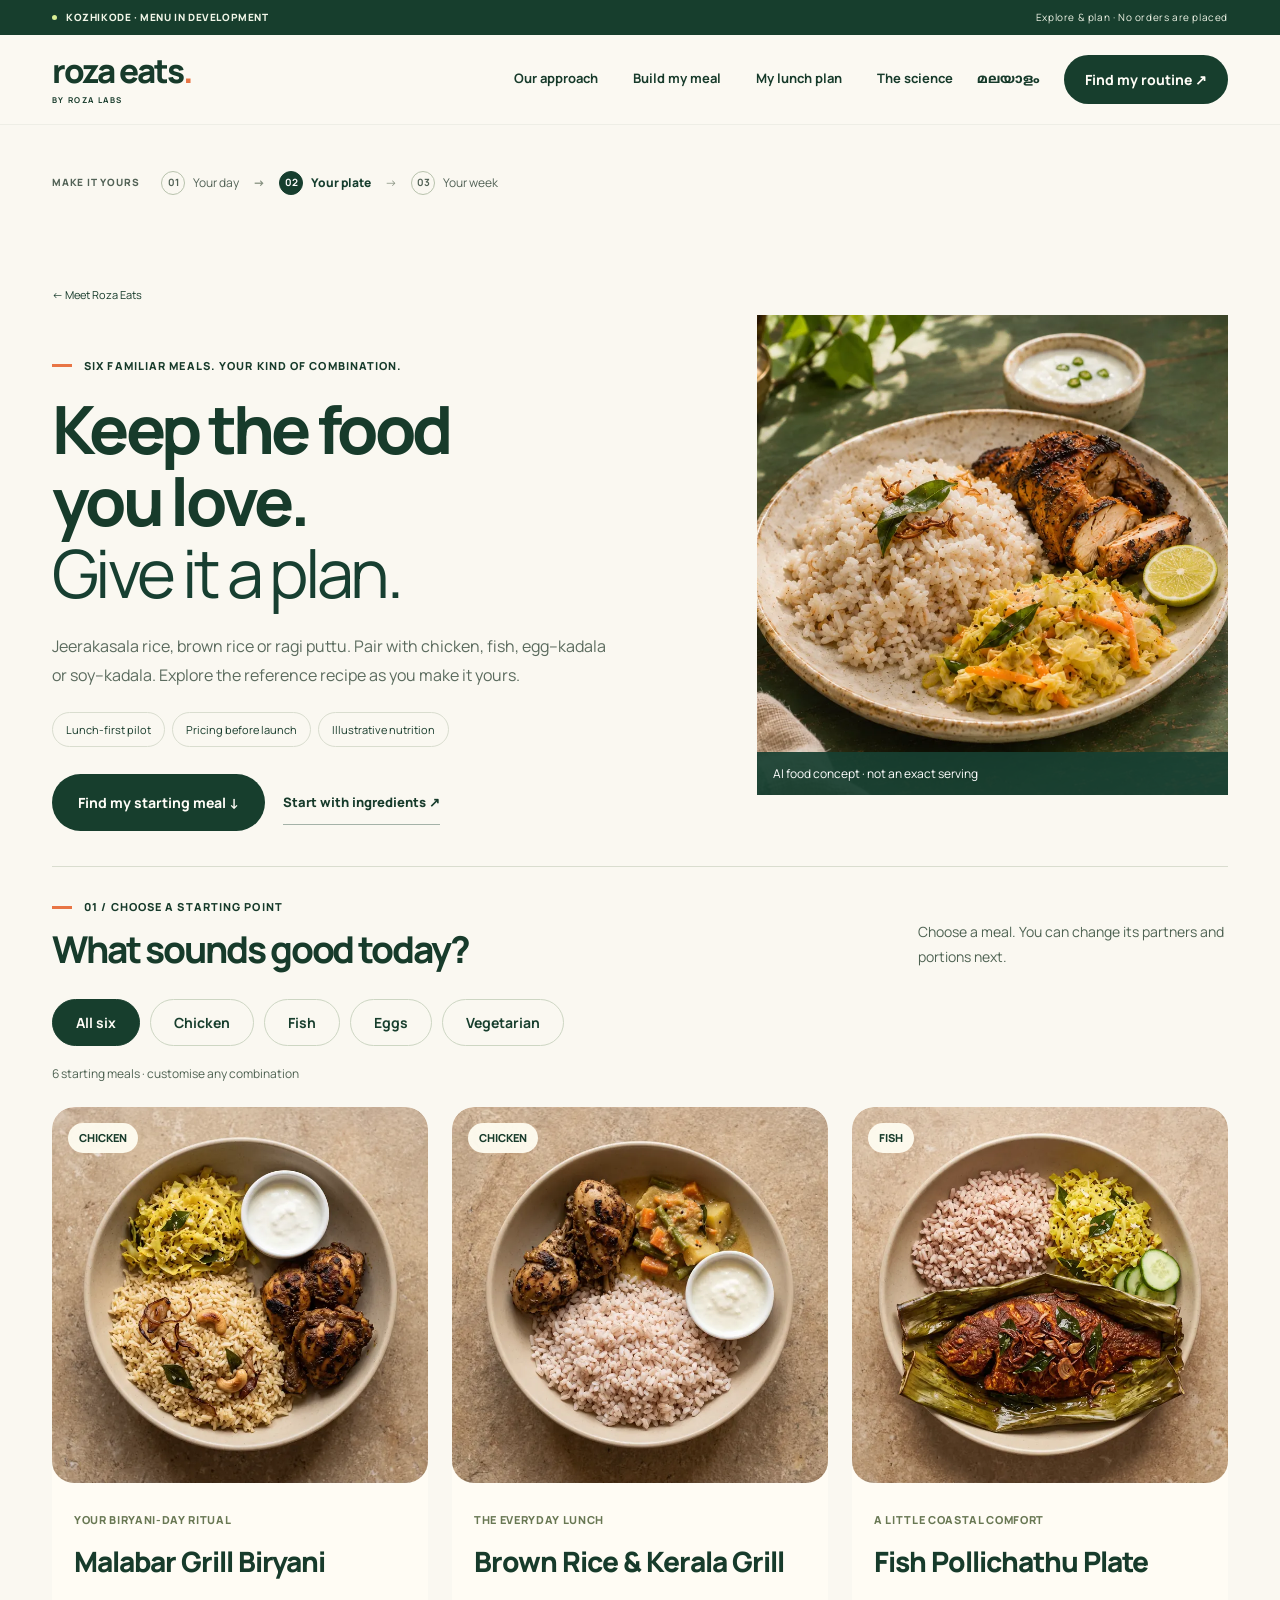
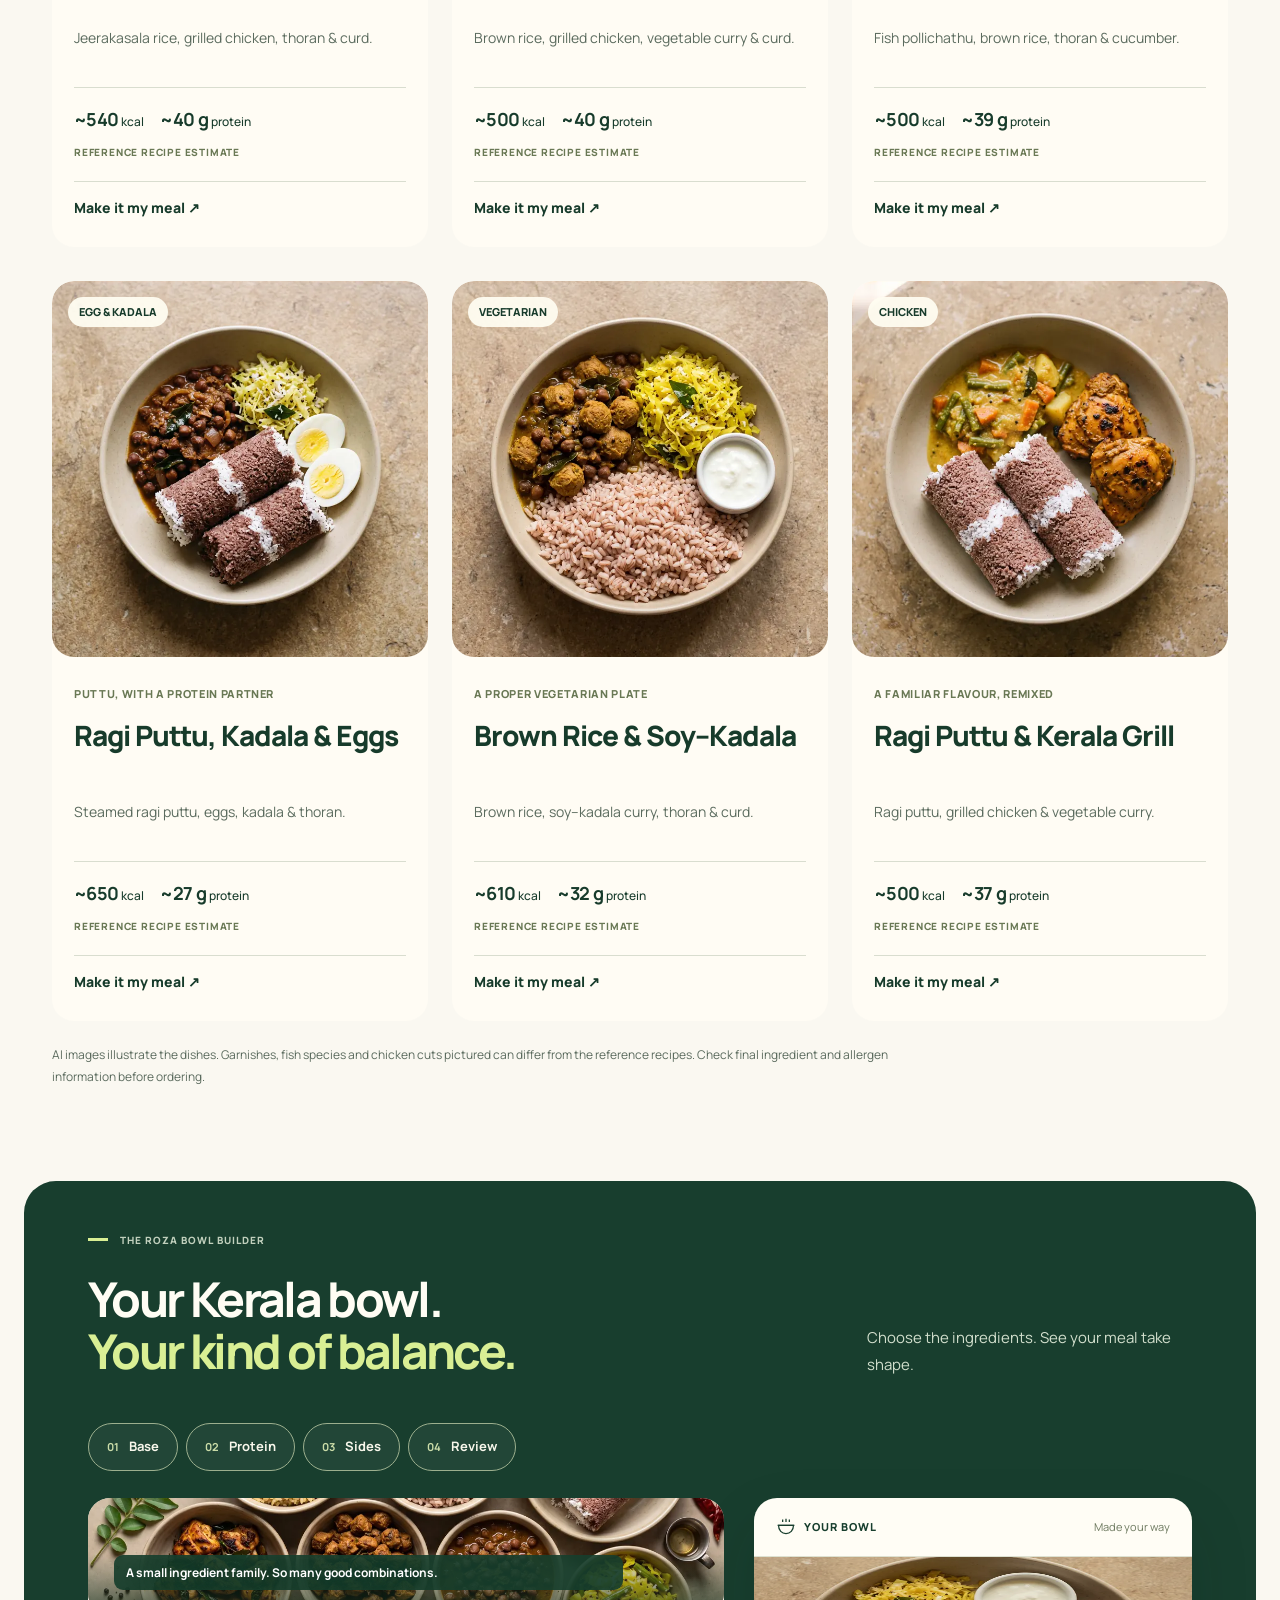
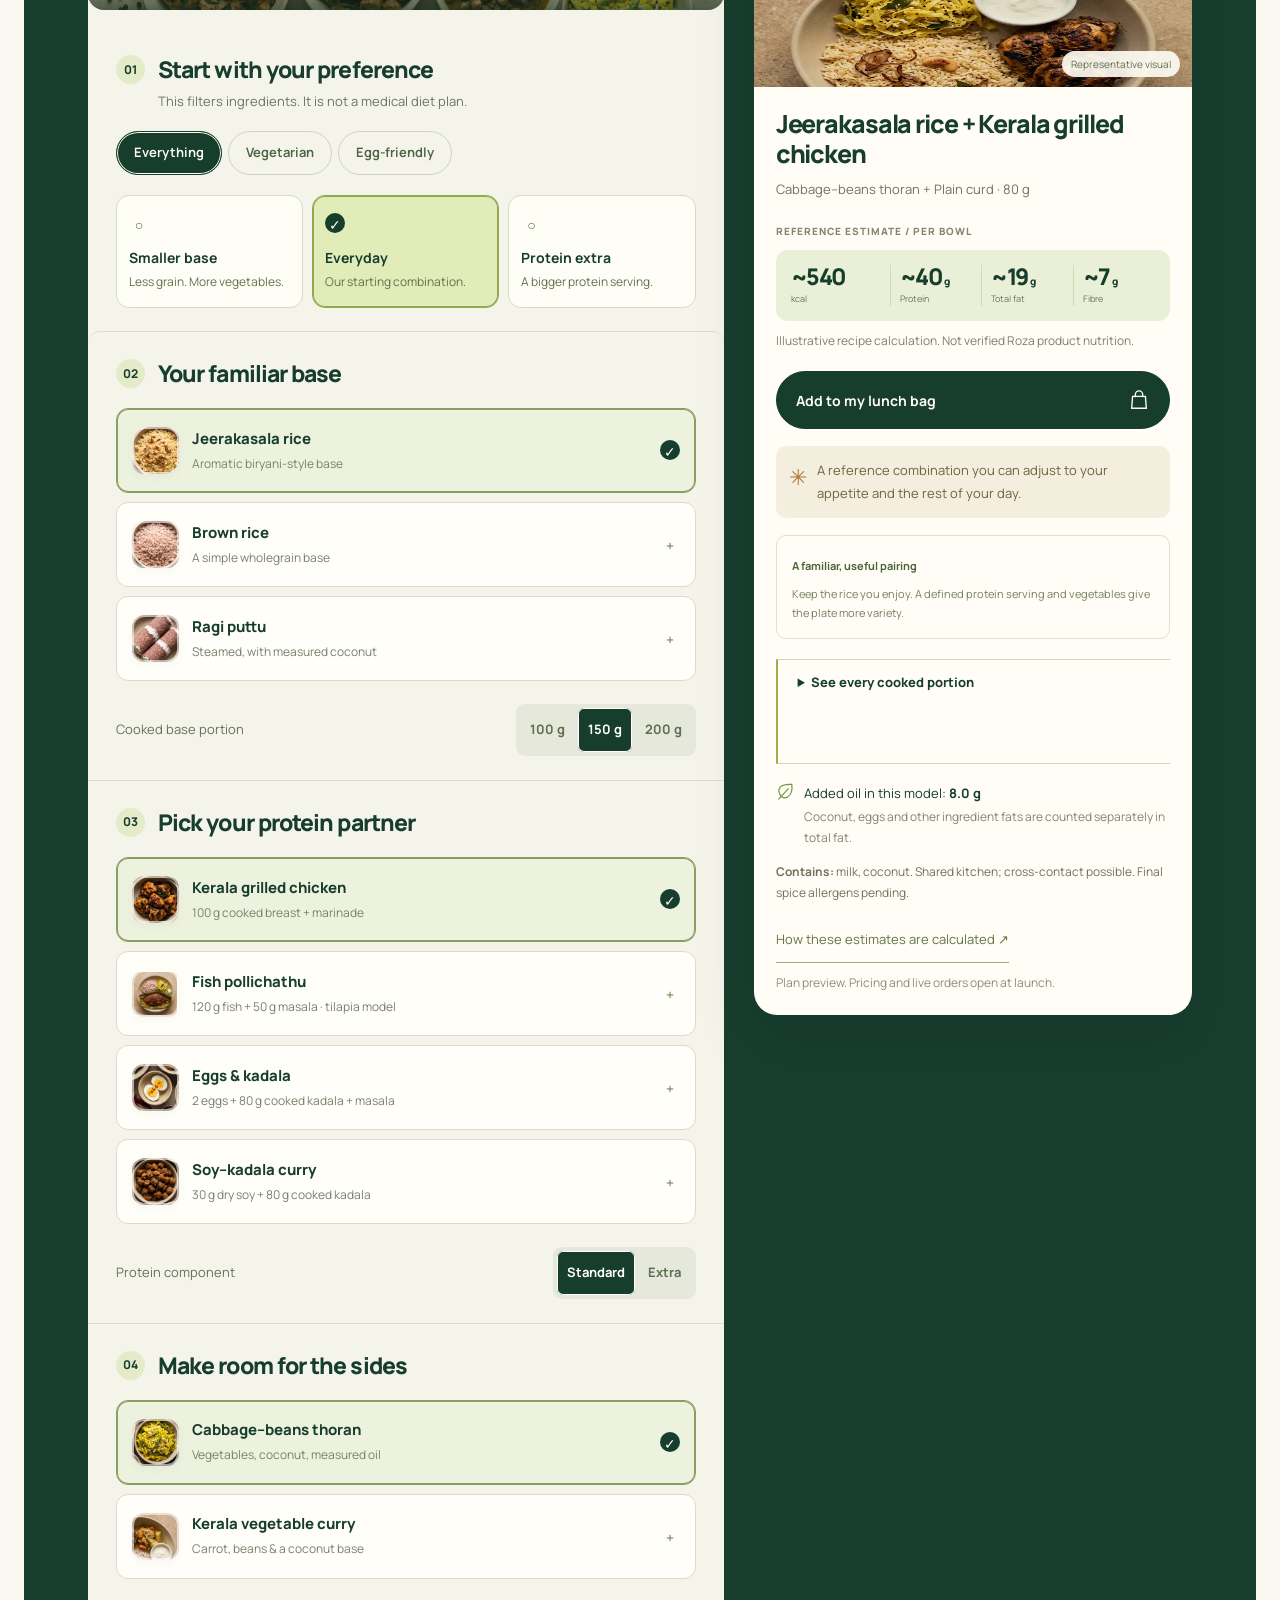
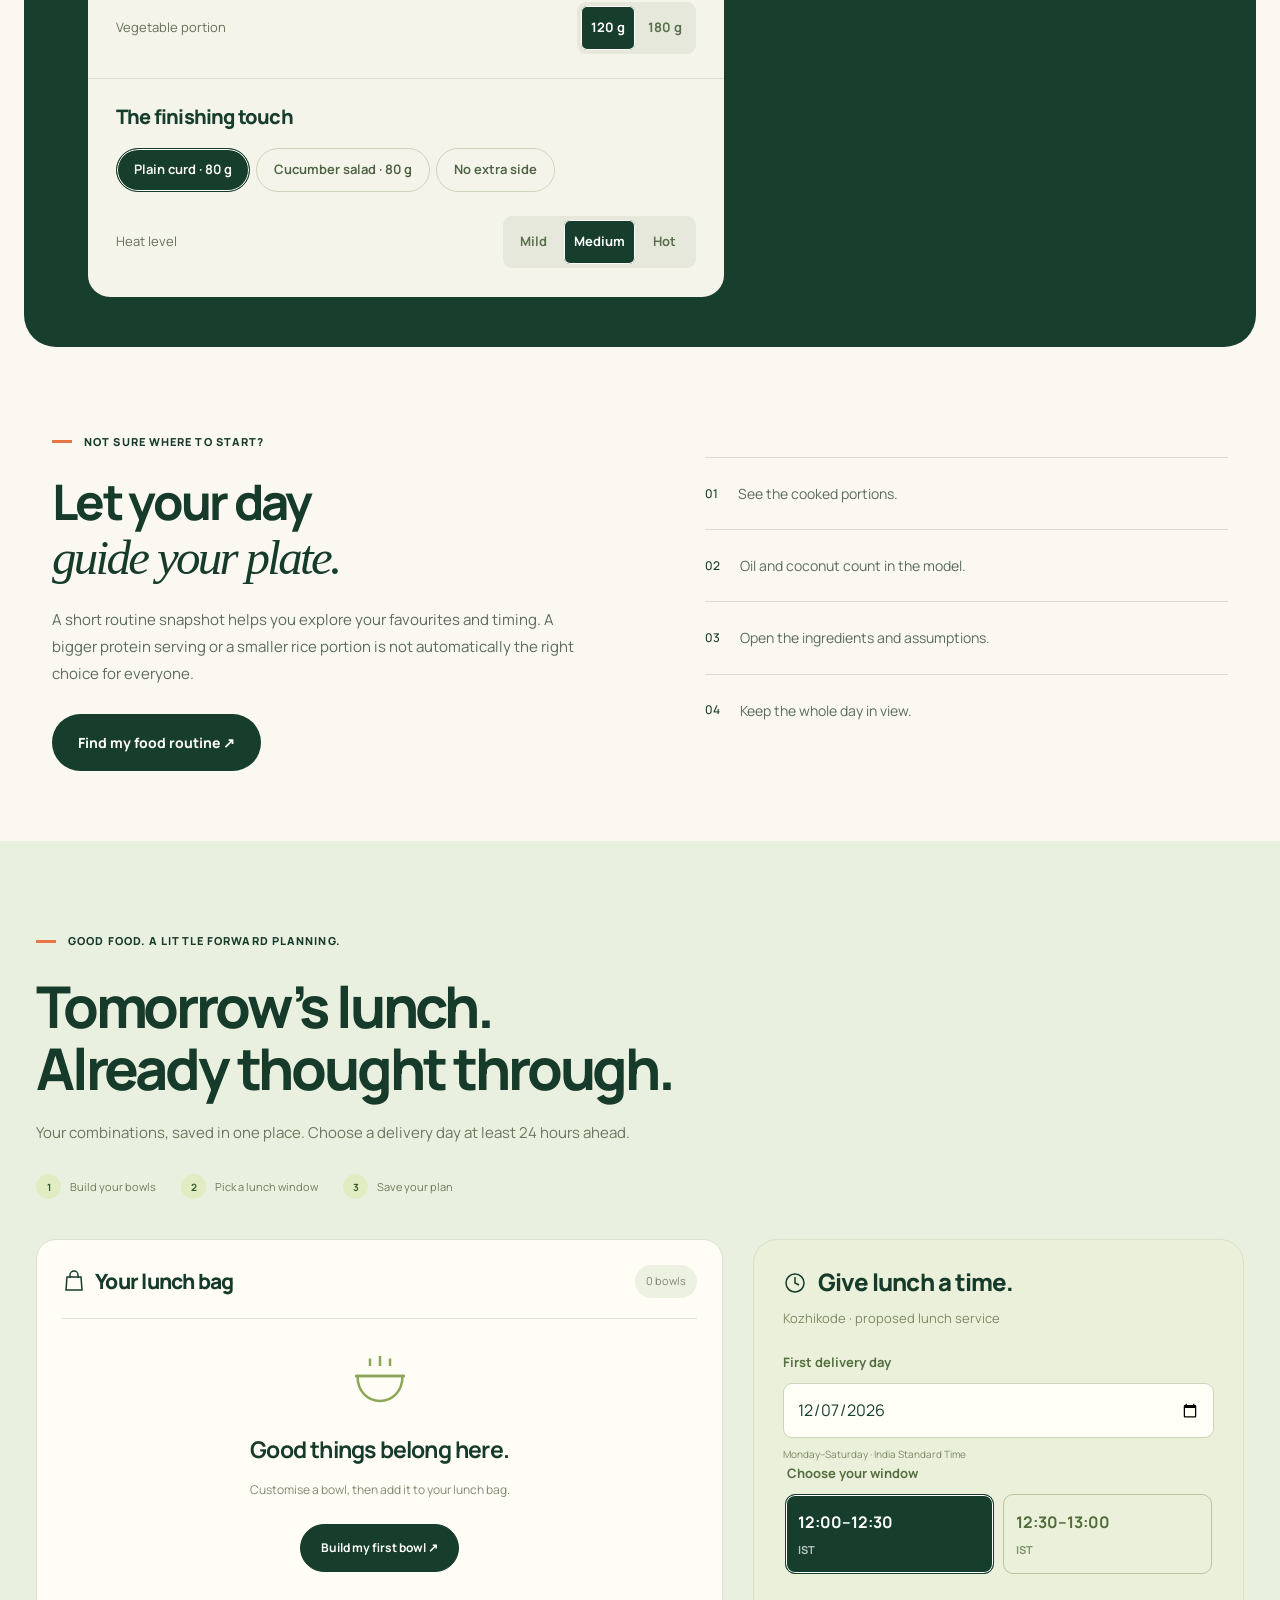
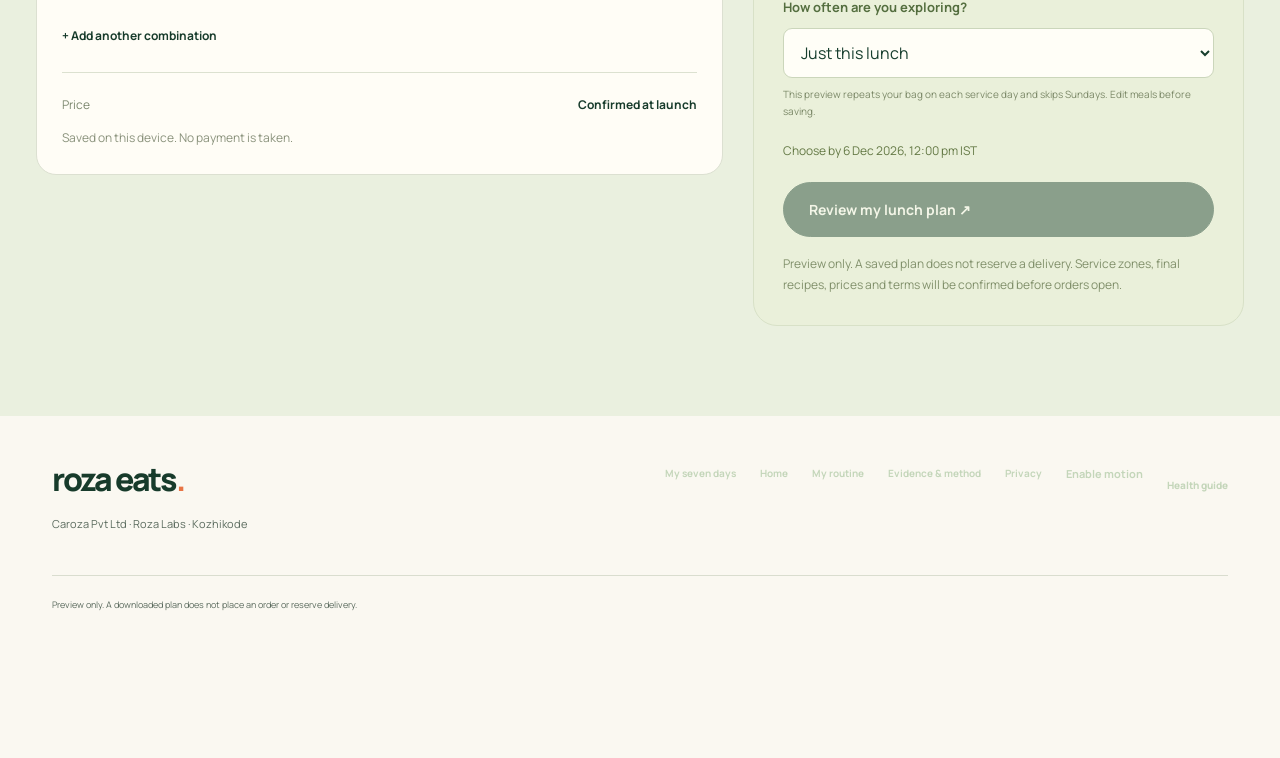
<file: menu.html>
<!DOCTYPE html>
<html lang="en"><head><meta charset="utf-8"/><meta content="width=device-width,initial-scale=1" name="viewport"/><meta content="#173e2d" name="theme-color"/><title>The Kerala meal studio — Roza Eats</title><meta content="Six familiar Kerala meal combinations. Customise your base, protein, vegetables and portion, explore reference estimates and plan a next-day lunch routine." name="description"/><link href="favicon.svg" rel="icon"/><link href="https://fonts.googleapis.com" rel="preconnect"/><link crossorigin="" href="https://fonts.gstatic.com" rel="preconnect"/><link href="https://fonts.googleapis.com/css2?family=Manrope:wght@400;500;600;700;800&amp;family=Noto+Sans+Malayalam:wght@400;500;600;700&amp;display=swap" rel="stylesheet"/><link href="style.css?v=nano-banana-2-1" rel="stylesheet"/><link href="builder.css?v=nano-banana-2-1" rel="stylesheet"/><link href="routine.css?v=3" rel="stylesheet"/><link href="menu-studio.css" rel="stylesheet"/><script defer="" src="nutrition.js"></script><script defer="" src="routine-engine.js"></script><script defer="" src="site.js?v=5"></script><script defer="" src="builder.js?v=whole-journey-1"></script><script defer="" src="menu-studio.js?v=whole-journey-1"></script><link href="experience.css?v=2" rel="stylesheet"/><script defer="" src="experience.js?v=human-routine-1"></script><script defer="" src="contact-config.js"></script><link href="journey.css?v=1" rel="stylesheet"/><link href="roza-ui.css?v=1" rel="stylesheet"/><script defer="" src="roza-ui.js?v=1"></script><link href="human-routine.css?v=1" rel="stylesheet"/><script defer="True" src="human-routine.js?v=1"></script></head>
<body class="menu-studio-page"><a class="skip-link" href="#main">Skip to menu</a><div class="announcement"><span><i class="status-dot"></i><span data-ml="കോഴിക്കോട് · മെനു വികസനം">KOZHIKODE · MENU IN DEVELOPMENT</span></span><span data-ml="മാതൃകാ പ്ലാനർ · ഓർഡർ ബുക്കിങ് അല്ല">Explore &amp; plan · No orders are placed</span></div><header class="nav-shell"><a class="brand" href="index.html">roza eats<span>.</span><small>BY ROZA LABS</small></a><nav aria-label="Main" id="main-nav"><a data-ml="ഞങ്ങളുടെ രീതി" href="index.html#how">Our approach</a><a data-ml="എന്റെ മീൽ" href="#build">Build my meal</a><a data-ml="എന്റെ പ്ലാൻ" href="#plan">My lunch plan</a><a data-ml="തെളിവുകൾ" href="evidence.html">The science</a></nav><div class="nav-actions"><button class="language-control" data-language="">മലയാളം</button><a class="btn nav-cta" data-ml="എന്റെ ശീലം കണ്ടെത്താം ↗" href="routine.html">Find my routine ↗</a><button aria-controls="main-nav" aria-expanded="false" aria-label="Open menu" class="mobile-nav">☰</button></div></header>
<div class="shell journey-route"><span data-ml="നിങ്ങൾക്കൊത്ത ഒരു രീതി">MAKE IT YOURS</span><ol aria-label="Your Roza journey"><li><b aria-hidden="true">01</b><span data-ml="നിങ്ങളുടെ ദിവസം">Your day</span></li><li aria-current="page"><b aria-hidden="true">02</b><span data-ml="നിങ്ങളുടെ ഭക്ഷണം">Your plate</span></li><li><b aria-hidden="true">03</b><span data-ml="നിങ്ങളുടെ ആഴ്ച">Your week</span></li></ol></div><main id="main"><section class="shell subpage-head menu-entry"><div><a class="back-link" data-ml="← Rozaയെ പരിചയപ്പെടാം" href="index.html">← Meet Roza Eats</a><p class="eyebrow" data-ml="ആറ് മീലുകൾ. നിങ്ങൾക്കൊത്ത കൂട്ടുകൾ.">SIX FAMILIAR MEALS. YOUR KIND OF COMBINATION.</p><h1 data-ml="ഇഷ്ടമുള്ള ഭക്ഷണം&lt;br&gt;കൈവിടേണ്ട.&lt;br&gt;&lt;em&gt;ഒരു പ്ലാൻ നൽകാം.&lt;/em&gt;">Keep the food<br/>you love.<br/><em>Give it a plan.</em></h1><p data-ml="ജീരകശാല ചോറ്, ബ്രൗൺ റൈസ്, റാഗി പുട്ട്. കൂടെ ചിക്കൻ, മീൻ, മുട്ട–കടല അല്ലെങ്കിൽ സോയ–കടല. ഓരോ മാറ്റത്തിന്റെയും മാതൃകാ കണക്കും കാണാം.">Jeerakasala rice, brown rice or ragi puttu. Pair with chicken, fish, egg–kadala or soy–kadala. Explore the reference recipe as you make it yours.</p><div class="menu-status"><span class="chip" data-ml="ആദ്യഘട്ടം: ഉച്ചഭക്ഷണം">Lunch-first pilot</span><span class="chip" data-ml="വില ലോഞ്ചിന് മുമ്പ്">Pricing before launch</span><span class="chip" data-ml="പോഷക കണക്കുകൾ മാതൃകകൾ">Illustrative nutrition</span></div><div class="menu-entry-actions"><a class="btn" data-ml="ആറ് മീലുകൾ കാണാം ↓" href="#meals">Find my starting meal ↓</a><a class="quiet-link" data-ml="സ്വന്തം കൂട്ട് തയ്യാറാക്കാം ↗" href="#build">Start with ingredients ↗</a></div></div><figure class="menu-editorial-photo"><img alt="Illustrative Kerala rice, pepper chicken, vegetables and curd on a ceramic plate" fetchpriority="high" height="1050" src="images/familiar-plate.webp" width="1400"/><figcaption><b data-ml="പരിചിത രുചിയിൽ തുടങ്ങാം.">Start with something familiar.</b><span data-ml="രുചി → കൂട്ട് → അളവ്">Taste → pairing → portion</span><small data-ml="AI ഭക്ഷണ മാതൃക · കൃത്യമായ അളവ് അല്ല">AI food concept · not an exact serving</small></figcaption></figure></section>
<section aria-label="Meal combinations" class="shell studio-catalog" id="meals"><div class="catalog-heading"><div><p class="eyebrow" data-ml="01 / ഒരു തുടക്കം തിരഞ്ഞെടുക്കാം">01 / CHOOSE A STARTING POINT</p><h2 data-ml="ഇന്ന് എന്താണ് കഴിക്കാൻ തോന്നുന്നത്?">What sounds good today?</h2></div><p data-ml="ഒരു മീൽ തിരഞ്ഞെടുക്കൂ. അടുത്ത ഘട്ടത്തിൽ കൂട്ടും അളവും മാറ്റാം.">Choose a meal. You can change its partners and portions next.</p></div><div aria-label="Filter meals" class="catalog-tabs" role="group"><button aria-pressed="true" class="selected" data-catalog="all" data-ml="എല്ലാം">All six</button><button aria-pressed="false" data-catalog="chicken" data-ml="ചിക്കൻ">Chicken</button><button aria-pressed="false" data-catalog="fish" data-ml="മീൻ">Fish</button><button aria-pressed="false" data-catalog="egg" data-ml="മുട്ട">Eggs</button><button aria-pressed="false" data-catalog="veg" data-ml="വെജിറ്റേറിയൻ">Vegetarian</button></div><p class="catalog-status" id="catalog-status" role="status"></p><div class="food-grid" id="catalog-grid"></div><p class="small-note" data-ml="ചിത്രങ്ങൾ രുചി കാണിക്കാനുള്ള AI മാതൃകകൾ. കാണുന്ന അലങ്കാരങ്ങളും മീൻ തരവും ചിക്കൻ കട്ടും മാതൃകാ റെസിപ്പിയിൽ നിന്ന് വ്യത്യാസപ്പെടാം. അന്തിമ ചേരുവ-അലർജൻ വിവരങ്ങൾ പരിശോധിച്ച ശേഷമേ ഓർഡർ നൽകാവൂ.">AI images illustrate the dishes. Garnishes, fish species and chicken cuts pictured can differ from the reference recipes. Check final ingredient and allergen information before ordering.</p></section>
<section aria-label="Customise your meal" class="builder-section" id="build"><div class="section-shell" id="builder-root"><h2>Build a familiar combination.</h2><p>Enable JavaScript to explore the meal builder.</p></div></section>
<section class="shell studio-support"><div><p class="eyebrow" data-ml="എവിടെ തുടങ്ങണമെന്ന് അറിയില്ലേ?">NOT SURE WHERE TO START?</p><h2 data-ml="നിങ്ങളുടെ ദിവസം&lt;br&gt;&lt;em&gt;ആദ്യം മനസ്സിലാക്കാം.&lt;/em&gt;">Let your day<br/><em>guide your plate.</em></h2><p data-ml="ഒരു ചെറിയ സംഗ്രഹം നിങ്ങളുടെ ഇഷ്ടവും ഭക്ഷണസമയവും മനസ്സിലാക്കാൻ സഹായിക്കും. കൂടുതൽ പ്രോട്ടീൻ വേണമോ, ചോറ് കുറയ്ക്കണോ എന്നത് എല്ലാവർക്കും ഒരുപോലെയല്ല.">A short routine snapshot helps you explore your favourites and timing. A bigger protein serving or a smaller rice portion is not automatically the right choice for everyone.</p><a class="btn" data-ml="എന്റെ ശീലം കണ്ടെത്താം ↗" href="routine.html">Find my food routine ↗</a></div><div class="studio-rules"><div><b>01</b><p data-ml="പാകം ചെയ്ത അളവുകൾ കാണാം.">See the cooked portions.</p></div><div><b>02</b><p data-ml="എണ്ണയ്ക്കൊപ്പം തേങ്ങയിലെ കൊഴുപ്പും കണക്കിൽ.">Oil and coconut count in the model.</p></div><div><b>03</b><p data-ml="ചേരുവകളും അനുമാനങ്ങളും പരിശോധിക്കാം.">Open the ingredients and assumptions.</p></div><div><b>04</b><p data-ml="മുഴുവൻ ദിവസത്തെ ഭക്ഷണവും പ്രധാനമാണ്.">Keep the whole day in view.</p></div></div></section>
<section aria-label="Plan your lunch" class="order-plan-section section-shell" id="plan"><div id="order-plan-root"></div></section></main>
<footer class="footer shell"><div><a class="brand" href="index.html">roza eats<span>.</span></a><p>Caroza Pvt Ltd · Roza Labs · Kozhikode</p></div><div class="footer-links"><a data-ml="എന്റെ ഏഴ് ദിവസങ്ങൾ" href="my-week.html">My seven days</a><a data-ml="ഹോം" href="index.html">Home</a><a data-ml="എന്റെ ശീലം" href="routine.html">My routine</a><a data-ml="തെളിവുകൾ" href="evidence.html">Evidence &amp; method</a><a data-ml="സ്വകാര്യത" href="evidence.html#privacy">Privacy</a><button aria-pressed="false" data-motion="">Pause motion</button><a class="quiet-link" data-ml="ആരോഗ്യ വിവരങ്ങൾ" href="care.html">Health guide</a></div><p class="footer-note" data-ml="മാതൃക മാത്രം. ഡൗൺലോഡ് ചെയ്യുന്ന പ്ലാൻ ഓർഡറോ ഡെലിവറി ഉറപ്പോ അല്ല.">Preview only. A downloaded plan does not place an order or reserve delivery.</p></footer>
<button aria-label="View lunch bag" class="bag-float" hidden="" id="bag-float"></button><dialog aria-labelledby="order-dialog-title" class="order-dialog" id="order-dialog"><button aria-label="Close lunch plan" class="dialog-close" id="order-dialog-close">×</button><div id="order-dialog-content"></div></dialog><div class="toast" id="toast" role="status"></div></body></html>
</file>
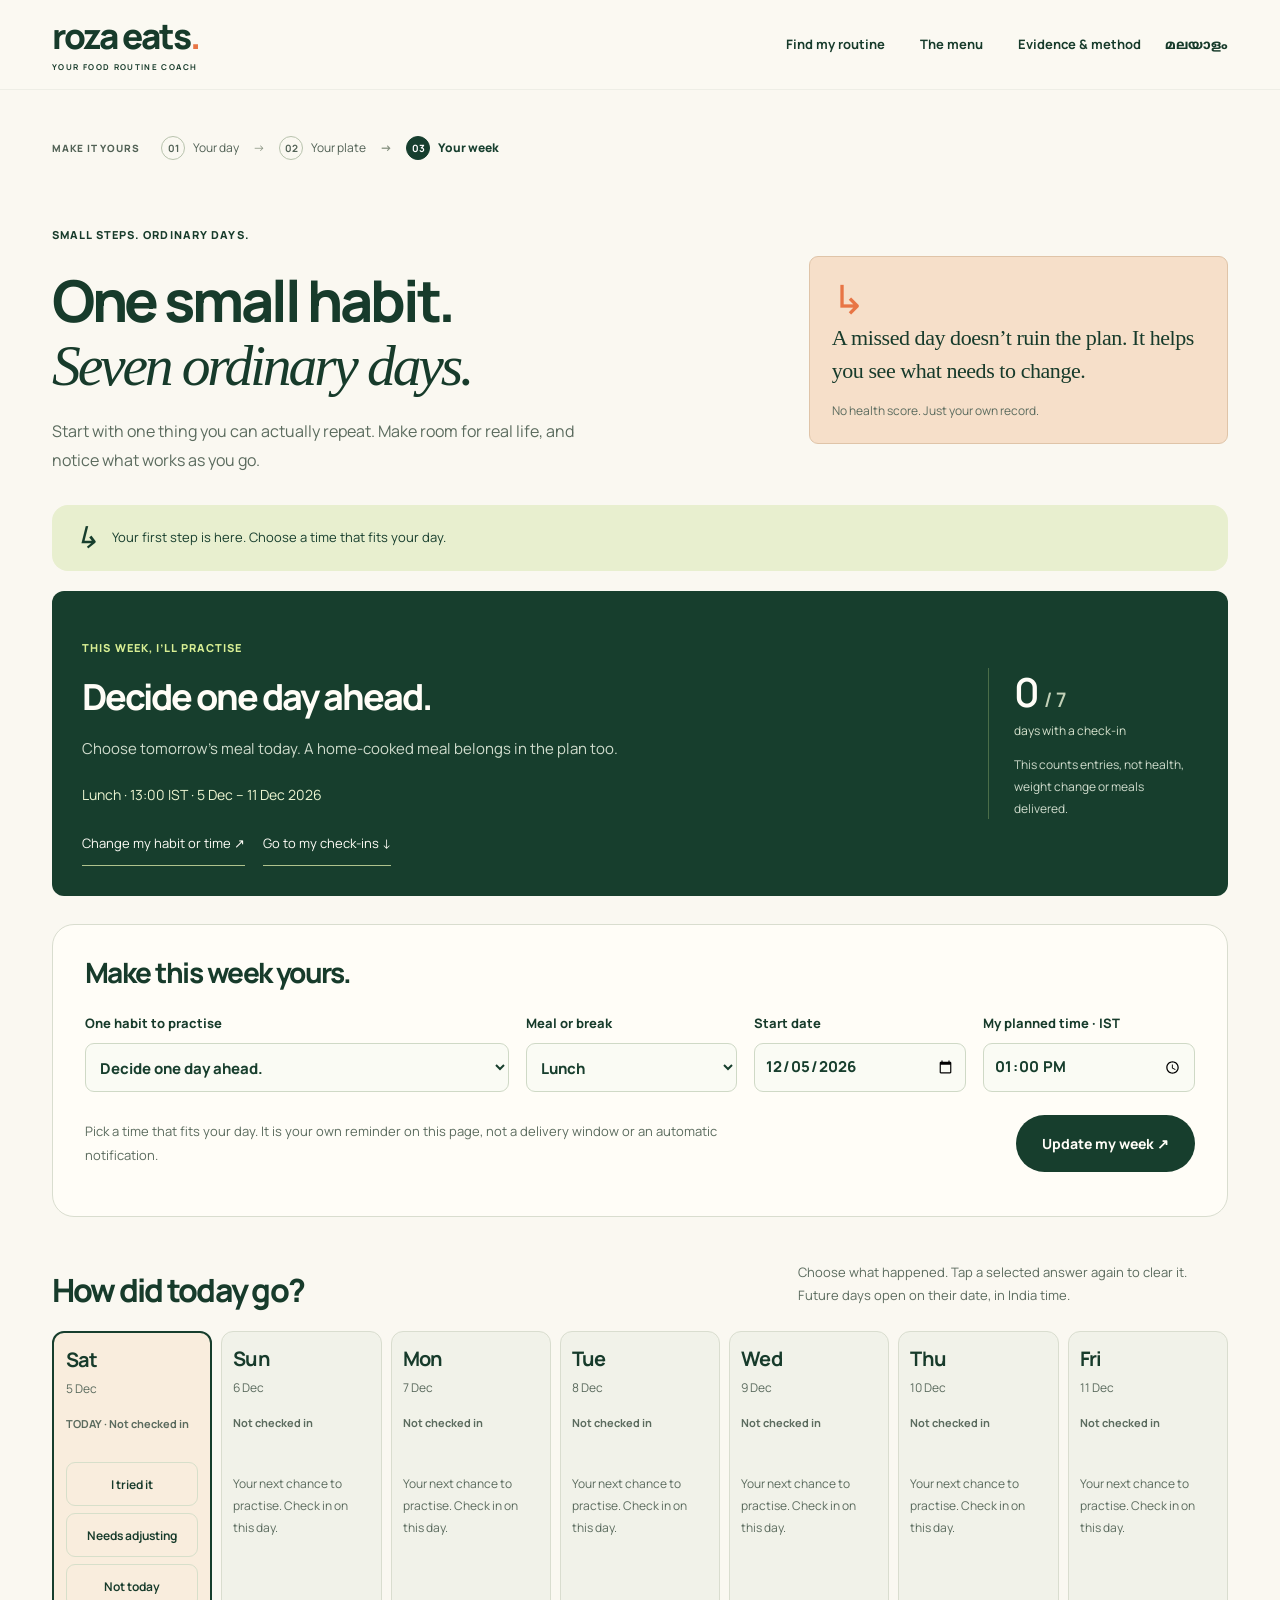
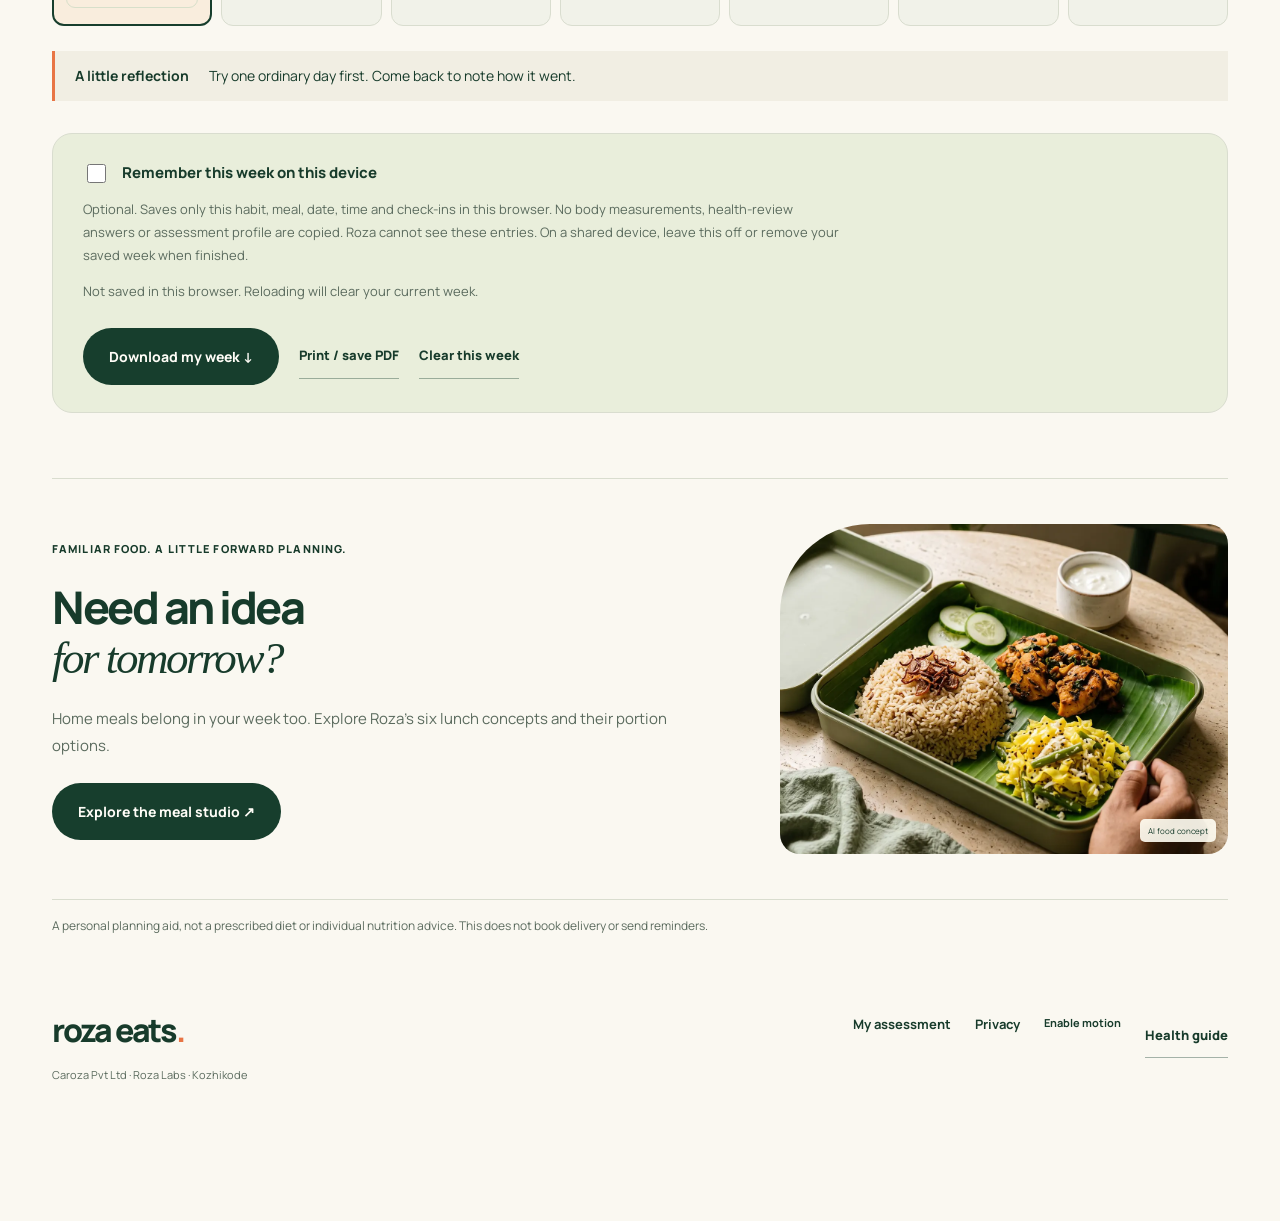
<file: my-week.html>
<!DOCTYPE html>

<html lang="en"><head><meta charset="utf-8"/><meta content="width=device-width,initial-scale=1" name="viewport"/><meta content="#173e2d" name="theme-color"/><title>My seven-day routine — Roza Eats</title><meta content="One small food habit, seven ordinary days. Make a personal routine, check in without a score, and save or print your plan." name="description"/><link href="favicon.svg" rel="icon"/><link href="https://fonts.googleapis.com" rel="preconnect"/><link crossorigin="" href="https://fonts.gstatic.com" rel="preconnect"/><link href="https://fonts.googleapis.com/css2?family=Manrope:wght@400;500;600;700;800&amp;family=Noto+Sans+Malayalam:wght@400;500;600;700&amp;display=swap" rel="stylesheet"/><link href="routine.css?v=3" rel="stylesheet"/><link href="week.css?v=1" rel="stylesheet"/><script defer="" src="site.js?v=5"></script><script defer="" src="week-model.js?v=1"></script><script defer="" src="week.js?v=whole-journey-1"></script><link href="experience.css?v=2" rel="stylesheet"/><script defer="" src="experience.js?v=human-routine-1"></script><script defer="" src="contact-config.js"></script><link href="journey.css?v=1" rel="stylesheet"/><link href="roza-ui.css?v=1" rel="stylesheet"/><script defer="" src="roza-ui.js?v=1"></script><link href="human-routine.css?v=1" rel="stylesheet"/><script defer="True" src="human-routine.js?v=1"></script></head>
<body class="week-page"><a class="skip-link" href="#week-root">Skip to my week</a><header class="nav-shell"><a class="brand" href="index.html">roza eats<span>.</span><small>YOUR FOOD ROUTINE COACH</small></a><nav aria-label="Main" id="main-nav"><a data-ml="എന്റെ ശീലം കണ്ടെത്താം" href="routine.html">Find my routine</a><a data-ml="മെനു" href="menu.html">The menu</a><a data-ml="തെളിവുകൾ" href="evidence.html">Evidence &amp; method</a></nav><div class="nav-actions"><button class="language-control" data-language="">മലയാളം</button><button aria-controls="main-nav" aria-expanded="false" aria-label="Open menu" class="mobile-nav">☰</button></div></header>
<div class="shell journey-route"><span data-ml="നിങ്ങൾക്കൊത്ത ഒരു രീതി">MAKE IT YOURS</span><ol aria-label="Your Roza journey"><li><b aria-hidden="true">01</b><span data-ml="നിങ്ങളുടെ ദിവസം">Your day</span></li><li><b aria-hidden="true">02</b><span data-ml="നിങ്ങളുടെ ഭക്ഷണം">Your plate</span></li><li aria-current="page"><b aria-hidden="true">03</b><span data-ml="നിങ്ങളുടെ ആഴ്ച">Your week</span></li></ol></div><main class="shell week-main"><header class="week-intro"><div><p class="eyebrow" data-ml="ചെറിയ മാറ്റങ്ങൾ. സാധാരണ ദിവസങ്ങൾ.">SMALL STEPS. ORDINARY DAYS.</p><h1 data-ml="ഒരു ചെറിയ ശീലം.&lt;br&gt;&lt;em&gt;ഏഴ് ദിവസങ്ങളിൽ തുടങ്ങാം.&lt;/em&gt;">One small habit.<br/><em>Seven ordinary days.</em></h1><p data-ml="പുതിയൊരു കർശന ഡയറ്റ് വേണ്ട. തുടരാൻ കഴിയുന്ന ഒരു കാര്യം തിരഞ്ഞെടുക്കാം. ഓരോ ദിവസവും എന്താണ് പ്രവർത്തിച്ചതെന്ന് ശ്രദ്ധിക്കാം.">Start with one thing you can actually repeat. Make room for real life, and notice what works as you go.</p></div><aside class="week-note"><span aria-hidden="true">↳</span><p data-ml="ഒരു ദിവസം കഴിഞ്ഞില്ലെങ്കിലും പ്ലാൻ പരാജയപ്പെട്ടിട്ടില്ല. അടുത്ത ദിവസത്തിന് വേണ്ട മാറ്റം വരുത്താം.">A missed day doesn’t ruin the plan. It helps you see what needs to change.</p><small data-ml="ആരോഗ്യ സ്കോർ അല്ല. നിങ്ങളുടെ സ്വന്തം രേഖ.">No health score. Just your own record.</small></aside></header>
<div id="week-root"><p>Enable JavaScript to build your week. You can still <a href="menu.html">explore the menu</a>.</p></div>
<section class="week-next"><div><p class="eyebrow" data-ml="പരിചിത ഭക്ഷണം. മുൻകൂട്ടി പ്ലാൻ ചെയ്യാം.">FAMILIAR FOOD. A LITTLE FORWARD PLANNING.</p><h2 data-ml="നാളത്തെ ഭക്ഷണത്തിന്&lt;br&gt;&lt;em&gt;ഒരു ആശയം വേണോ?&lt;/em&gt;">Need an idea<br/><em>for tomorrow?</em></h2><p data-ml="വീട്ടിലെ ഭക്ഷണവും നിങ്ങളുടെ ആഴ്ചയിൽ ഉൾപ്പെടാം. Rozaയുടെ ആറ് ഉച്ചഭക്ഷണ മാതൃകകളും അളവുകളും പരിശോധിക്കാം.">Home meals belong in your week too. Explore Roza’s six lunch concepts and their portion options.</p><a class="btn" data-ml="മീൽ കൂട്ടുകൾ കാണാം ↗" href="menu.html">Explore the meal studio ↗</a></div><div class="week-food"><img alt="Illustrative Kerala lunch tray" height="1490" loading="lazy" src="images/hero-lunch-tray-nano.webp" width="1200"/><span data-ml="AI ഭക്ഷണ മാതൃക">AI food concept</span></div></section>
<p class="small-note week-disclaimer" data-ml="സ്വന്തം ശീലം പ്ലാൻ ചെയ്യാനുള്ള ഉപകരണം മാത്രം. ചികിത്സാ ഡയറ്റോ വ്യക്തിഗത പോഷക നിർദേശമോ അല്ല. ഇത് ഡെലിവറി സമയം ബുക്ക് ചെയ്യുകയോ ഓർമപ്പെടുത്തൽ അയയ്ക്കുകയോ ചെയ്യുന്നില്ല.">A personal planning aid, not a prescribed diet or individual nutrition advice. This does not book delivery or send reminders.</p></main>
<footer class="footer shell"><div><a class="brand" href="index.html">roza eats<span>.</span></a><p>Caroza Pvt Ltd · Roza Labs · Kozhikode</p></div><div class="footer-links"><a data-ml="എന്റെ സംഗ്രഹം" href="routine.html">My assessment</a><a data-ml="സ്വകാര്യത" href="evidence.html#privacy">Privacy</a><button aria-pressed="false" data-motion="">Pause motion</button><a class="quiet-link" data-ml="ആരോഗ്യ വിവരങ്ങൾ" href="care.html">Health guide</a></div></footer><div class="success-toast" hidden="" id="week-toast" role="status"></div></body></html>
</file>
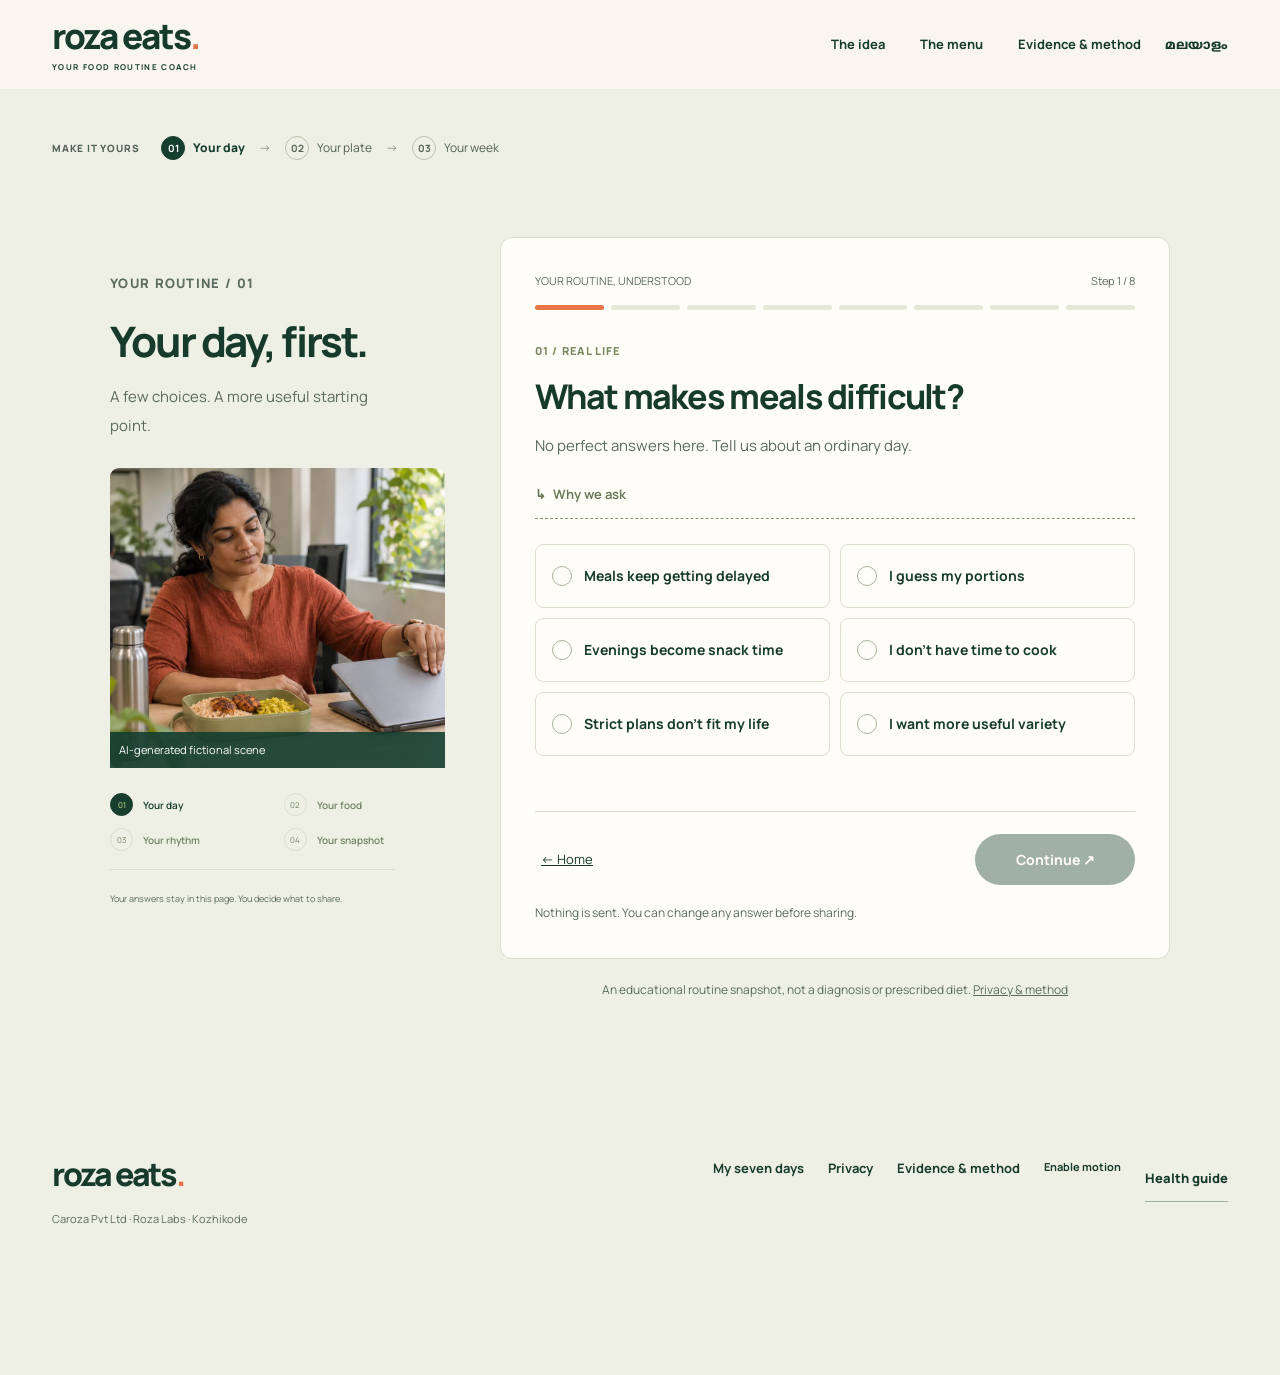
<file: routine.html>
<!DOCTYPE html>
<html lang="en"><head><meta charset="utf-8"/><meta content="width=device-width,initial-scale=1" name="viewport"/><meta content="#173e2d" name="theme-color"/><title>Your routine, understood — Roza Eats</title><meta content="A friendly food routine assessment for Kozhikode. Start with your favourites, explore meal pairings and get a useful routine snapshot before contacting Roza." name="description"/><link href="favicon.svg" rel="icon"/><link href="https://fonts.googleapis.com" rel="preconnect"/><link crossorigin="" href="https://fonts.gstatic.com" rel="preconnect"/><link href="https://fonts.googleapis.com/css2?family=Manrope:wght@400;500;600;700;800&amp;family=Noto+Sans+Malayalam:wght@400;500;600;700&amp;display=swap" rel="stylesheet"/><link href="routine.css?v=3" rel="stylesheet"/><link href="week.css?v=1" rel="stylesheet"/><script defer="" src="contact-config.js"></script><script defer="" src="nutrition.js"></script><script defer="" src="routine-engine.js"></script><script defer="" src="site.js?v=5"></script><script defer="" src="coach.js?v=human-routine-1"></script><link href="experience.css?v=2" rel="stylesheet"/><script defer="" src="experience.js?v=human-routine-1"></script><link href="journey.css?v=1" rel="stylesheet"/><link href="roza-ui.css?v=1" rel="stylesheet"/><script defer="" src="roza-ui.js?v=1"></script><link href="human-routine.css?v=1" rel="stylesheet"/><script defer="True" src="human-routine.js?v=1"></script></head>
<body class="assessment-page"><a class="skip-link" href="#coach-root">Skip to assessment</a><header class="nav-shell"><a class="brand" href="index.html">roza eats<span>.</span><small>YOUR FOOD ROUTINE COACH</small></a><nav aria-label="Main" id="main-nav"><a data-ml="ആശയം" href="index.html">The idea</a><a data-ml="മെനു" href="menu.html">The menu</a><a data-ml="തെളിവുകൾ" href="evidence.html">Evidence &amp; method</a></nav><div class="nav-actions"><button class="language-control" data-language="">മലയാളം</button><button aria-controls="main-nav" aria-expanded="false" aria-label="Open menu" class="mobile-nav">☰</button></div></header>
<div class="shell journey-route"><span data-ml="നിങ്ങൾക്കൊത്ത ഒരു രീതി">MAKE IT YOURS</span><ol aria-label="Your Roza journey"><li aria-current="page"><b aria-hidden="true">01</b><span data-ml="നിങ്ങളുടെ ദിവസം">Your day</span></li><li><b aria-hidden="true">02</b><span data-ml="നിങ്ങളുടെ ഭക്ഷണം">Your plate</span></li><li><b aria-hidden="true">03</b><span data-ml="നിങ്ങളുടെ ആഴ്ച">Your week</span></li></ol></div><main class="assessment-wrap"><aside class="coach-aside exp-companion"><p class="exp-kicker" id="companion-phase">YOUR ROUTINE / 01</p><h1 id="companion-title">Your day, first.</h1><p id="companion-caption">A few choices. A more useful starting point.</p><div class="exp-companion-photo"><img alt="Fictional Malayali woman making time for lunch at her office desk" height="1024" src="images/office-lunch.webp" width="1360"/><small data-ml="AI സാങ്കൽപ്പിക ചിത്രം">AI-generated fictional scene</small></div><ol class="exp-coach-phases"><li class="active" data-coach-phase=""><span>01</span><b data-ml="നിങ്ങളുടെ ദിവസം">Your day</b></li><li data-coach-phase=""><span>02</span><b data-ml="നിങ്ങളുടെ ഭക്ഷണം">Your food</b></li><li data-coach-phase=""><span>03</span><b data-ml="നിങ്ങളുടെ ശീലം">Your rhythm</b></li><li data-coach-phase=""><span>04</span><b data-ml="നിങ്ങളുടെ സംഗ്രഹം">Your snapshot</b></li></ol><p class="exp-private-note" data-ml="മറുപടികൾ ഈ പേജിൽ മാത്രം. പങ്കിടണോ എന്ന് നിങ്ങൾ തീരുമാനിക്കും.">Your answers stay in this page. You decide what to share.</p></aside><div><div class="coach-shell" id="coach-root"><h2>Let’s get to know your routine.</h2><p>Enable JavaScript to take the assessment, or <a href="menu.html">explore the menu</a>.</p></div><p class="coach-disclosure" data-ml="വിദ്യാഭ്യാസ ആവശ്യത്തിനുള്ള പതിവ് സംഗ്രഹം. രോഗനിർണയമോ ചികിത്സാ ഡയറ്റോ അല്ല. &lt;a href='evidence.html#privacy'&gt;സ്വകാര്യതയും രീതിയും&lt;/a&gt;">An educational routine snapshot, not a diagnosis or prescribed diet. <a href="evidence.html#privacy">Privacy &amp; method</a></p></div></main>
<footer class="footer shell"><div><a class="brand" href="index.html">roza eats<span>.</span></a><p>Caroza Pvt Ltd · Roza Labs · Kozhikode</p></div><div class="footer-links"><a data-ml="എന്റെ ഏഴ് ദിവസങ്ങൾ" href="my-week.html">My seven days</a><a data-ml="സ്വകാര്യത" href="evidence.html#privacy">Privacy</a><a data-ml="തെളിവും രീതിയും" href="evidence.html">Evidence &amp; method</a><button aria-pressed="false" data-ml="ചലനം നിർത്താം" data-motion="">Pause motion</button><a class="quiet-link" data-ml="ആരോഗ്യ വിവരങ്ങൾ" href="care.html">Health guide</a></div></footer><div class="success-toast" hidden="" id="coach-toast" role="status"></div></body></html>
</file>
<file: routine.css>
@charset "UTF-8";
:root{--green:#173e2d;--deep:#0c2d20;--cream:#f8f6ef;--paper:#fffdf7;--lime:#d9ef94;--orange:#c95a31;--ink:#173b2b;--muted:#5b6b5e;--line:#d7ddcc;--radius:24px;--font:Manrope,"Noto Sans Malayalam",sans-serif}
*{box-sizing:border-box}html{scroll-behavior:smooth;scroll-padding-top:108px}body{margin:0;background:var(--cream);color:var(--ink);font-family:var(--font);font-size:16px;line-height:1.65;-webkit-font-smoothing:antialiased}h1,h2,h3,h4,p{margin:0}h1,h2,h3{line-height:1.09;letter-spacing:-.055em}h1,h2{font-weight:750}h2{font-size:clamp(36px,4.4vw,66px)}h3{font-size:26px;letter-spacing:-.035em}em{font-family:Georgia,serif;font-weight:400}a{color:inherit;text-decoration:none}button,input,select,textarea{font:inherit}button,a,input,select,summary{touch-action:manipulation}button{cursor:pointer}button:disabled{cursor:not-allowed;opacity:.5}button{color:inherit}a:focus-visible,button:focus-visible,summary:focus-visible,input:focus-visible,select:focus-visible,textarea:focus-visible{outline:3px solid #c76a2b;outline-offset:5px}img{display:block;max-width:100%}button{border:0}button,a{-webkit-tap-highlight-color:transparent}[hidden]{display:none!important}::selection{background:var(--lime);color:var(--deep)}.shell{max-width:1320px;padding-left:52px;padding-right:52px;margin:auto}.eyebrow{font-size:11px;font-weight:800;letter-spacing:.13em;line-height:1.7;text-transform:uppercase;margin-bottom:24px}.small-note{font-size:12px;line-height:1.8;color:var(--muted)}.small-note a{text-decoration:underline}.btn{display:inline-flex;align-items:center;justify-content:center;gap:24px;padding:17px 25px;border-radius:50px;background:var(--green);color:var(--paper);font-size:13px;font-weight:750;line-height:1.5;border:1px solid transparent;transition:transform .2s,background .2s;min-height:50px}.btn:hover{background:var(--deep);transform:translateY(-2px)}.btn.lime{background:var(--lime);color:var(--green)}.btn.secondary{background:transparent;border-color:var(--line);color:var(--green)}.quiet-link{display:inline-block;font-size:13px;font-weight:800;border-bottom:1px solid #173e2d60;padding:3px 0}.quiet-link:hover{color:var(--orange)}.skip-link{position:fixed;top:-100px;left:20px;z-index:1000;padding:12px 20px;background:var(--lime)}.skip-link:focus{top:8px}.scroll-progress{position:fixed;top:0;left:0;height:3px;width:0;background:var(--orange);z-index:1000}.announcement{padding:9px 52px;background:var(--green);color:#f1f6e8;display:flex;justify-content:space-between;font-size:10px;letter-spacing:.06em}.announcement>span:first-child{display:flex;gap:9px;align-items:center;font-weight:800}.status-dot{height:5px;width:5px;border-radius:50%;display:inline-block;background:var(--lime)}.nav-shell{height:94px;display:flex;align-items:center;justify-content:space-between;padding:0 52px;gap:24px;position:sticky;top:0;z-index:50;border-bottom:1px solid #163e2d12;background:#f8f6eff2;backdrop-filter:blur(16px)}.brand{font-size:33px;font-weight:800;letter-spacing:-.065em;line-height:1;white-space:nowrap;display:inline-block}.brand>span{color:var(--orange)}.brand small{font-size:8px;letter-spacing:.22em;display:block;margin-top:9px;font-weight:700}.nav-shell nav{display:flex;gap:29px;margin-left:auto;align-items:center;font-size:12px;font-weight:700}.nav-shell nav a:hover{color:var(--orange)}.nav-actions{display:flex;align-items:center;gap:24px}.language-control{background:none;padding:9px 0;font-size:11px;font-weight:750}.nav-cta{font-size:11px;min-height:44px;padding:13px 20px}.mobile-nav{display:none;background:none;font-size:22px}.home-hero{padding-top:50px;padding-bottom:72px;display:grid;grid-template-columns:1.1fr 1fr;gap:34px;align-items:center;min-height:740px}.hero-words{padding:10px 0 18px;position:relative;z-index:2}.hero-words .eyebrow{letter-spacing:.08em;font-size:10px;display:flex;align-items:center;gap:9px}.tiny-star{font-size:26px;color:var(--orange)}.home-hero h1{font-size:clamp(48px,5.8vw,84px);letter-spacing:-.066em;line-height:1.02}.home-hero h1 em{position:relative;display:inline-block;color:#4e6b31}.home-hero h1 em:after{content:"";position:absolute;height:5px;width:90%;border-top:3px solid var(--orange);border-radius:70%;left:0;bottom:-7px;transform:rotate(-3deg)}.hero-mal{font-family:"Noto Sans Malayalam",sans-serif;font-size:17px;font-weight:500;color:var(--orange);margin-top:29px}.hero-lead{font-size:16px;line-height:1.85;margin-top:22px;max-width:490px;color:var(--muted)}.hero-actions{display:flex;gap:24px;align-items:center;flex-wrap:wrap;margin-top:30px}.hero-actions+.small-note{margin-top:17px;font-size:10px}.hero-personal{margin-top:30px;display:flex;gap:15px;align-items:center;font-family:Georgia,serif;font-style:italic;font-size:17px}.scribble-arrow{font-size:39px;color:var(--orange);line-height:1;transform:rotate(-10deg)}.hero-picture{height:660px;position:relative;border-radius:160px 24px 24px 24px;background:#cbc4aa;isolation:isolate}.hero-picture>img{width:100%;height:100%;object-fit:cover;border-radius:inherit;object-position:50% 60%}.photo-top{position:absolute;left:29px;top:34px;color:white;display:flex;flex-direction:column;text-shadow:0 2px 15px #173e2d88;padding:12px 16px;background:#183f2dce;border-radius:16px}.photo-top>span:first-child{font-size:32px;font-weight:650;line-height:1.1;letter-spacing:-.05em}.photo-top>span:last-child{font-size:10px;margin-top:6px}.hero-stamp{position:absolute;right:-20px;top:40px;width:130px;height:130px;background:var(--lime);border-radius:50%;display:flex;flex-direction:column;justify-content:center;align-items:center;line-height:1.3;transform:rotate(11deg);font-size:10px;letter-spacing:.06em;box-shadow:0 8px 30px #143b2a15}.hero-stamp>b{font-size:27px;font-family:Georgia,serif;font-style:italic;font-weight:400;letter-spacing:-.04em}.hero-stamp>span{font-size:7px;margin-top:9px;letter-spacing:.1em}.photo-bottom{position:absolute;bottom:39px;left:-24px;right:24px;background:#fdfcf4ed;border-radius:15px;padding:20px;display:flex;gap:17px;align-items:center;box-shadow:0 10px 40px #0c2d2025}.photo-bottom strong{font-size:16px;line-height:1.3;letter-spacing:-.03em;display:block}.photo-bottom small{font-size:10px;color:var(--muted);display:block;margin-top:7px}.calendar-icon{font-size:37px;font-weight:400;line-height:1}.photo-bottom>a{margin-left:auto;display:grid;place-items:center;background:var(--green);color:white;width:42px;height:42px;flex-shrink:0;border-radius:50%;font-size:23px}.image-credit{position:absolute;bottom:12px;right:19px;color:white;font-size:8px;background:#1b3b2e8f;padding:3px 7px;border-radius:4px}.values-strip{padding:22px 30px;display:flex;align-items:center;justify-content:center;gap:36px;border-top:1px solid var(--line);border-bottom:1px solid var(--line);font-size:10px;font-weight:800;letter-spacing:.1em;overflow:hidden}.values-strip i{font-size:22px;color:var(--orange);font-style:normal}.values-strip span{white-space:nowrap}.section-top{display:flex;gap:70px;align-items:end;justify-content:space-between;margin-bottom:48px}.section-top>p,.section-top>div:last-child:not(:first-child){max-width:365px;color:var(--muted);font-size:15px;line-height:1.9}.section-top .quiet-link{margin-top:22px;color:var(--green)}.story-section{padding-top:105px;padding-bottom:90px}.day-grid{display:grid;grid-template-columns:repeat(3,1fr);gap:20px}.day-card{display:block;position:relative;background:#eeeadf;border:1px solid #e0ddcd;border-radius:18px;padding:30px;overflow:hidden;transition:transform .25s,box-shadow .25s}.day-card:hover{transform:translateY(-5px);box-shadow:0 15px 40px #173e2d12}.day-time{font-size:24px;letter-spacing:-.06em;font-weight:600;position:relative;z-index:2}.day-time small{font-size:10px;letter-spacing:0;margin-left:4px}.day-card h3{font-size:23px;line-height:1.3;margin-top:14px}.day-card p{font-size:12px;line-height:1.8;color:var(--muted);margin-top:12px;min-height:43px}.day-action{display:block;font-size:11px;font-weight:800;margin-top:27px;border-top:1px solid #173e2d22;padding-top:17px}.day-middle{background:#e6ecd7}.day-food{height:154px;max-width:180px;margin:-20px auto 13px;border-radius:50%;background-image:url('images/menu-meals-nano.webp');background-size:300% 200%}.cup-scene{height:155px;position:relative;width:180px;margin:-20px auto 13px}.tea-cup{position:absolute;top:45px;left:48px;width:75px;height:79px;background:linear-gradient(100deg,#e1ba85,#996d39);border:5px solid #e4dbb8;border-top:10px solid #483221;border-radius:10px 10px 30px 30px;box-shadow:7px 12px 10px #6e4b251a;transform:rotate(-5deg)}.tea-cup:after{content:"";position:absolute;left:65px;top:12px;width:26px;height:35px;border:8px solid #c7b68d;border-left:0;border-radius:0 30px 30px 0}.saucer{position:absolute;bottom:20px;left:33px;right:20px;height:16px;border-radius:50%;background:#d4c6a8;z-index:-1}.steam{position:absolute;left:64px;top:-5px;font-size:52px;transform:rotate(90deg);color:#b79b70}.evening-scene{height:155px;position:relative;margin:-20px auto 13px;max-width:180px}.evening-scene>span{position:absolute;left:2px;top:22px;color:var(--orange);font-size:23px;transform:rotate(-12deg);font-family:"Noto Sans Malayalam"}.evening-scene>i{font-size:80px;position:absolute;right:5px;top:25px;font-style:normal;filter:sepia(.4)}.evening-scene>b{position:absolute;left:10px;bottom:12px;font-family:Georgia,serif;font-style:italic;font-weight:400;font-size:21px;transform:rotate(7deg)}.section-after{font-size:13px;text-align:center;color:var(--muted);margin-top:28px}.trainer-section{background:var(--green);color:#f7f7ee;padding:95px 0;position:relative;overflow:hidden}.trainer-grid{display:grid;grid-template-columns:1fr 1.3fr;gap:130px}.trainer-intro{position:sticky;top:130px;align-self:start}.trainer-intro .eyebrow{color:#c7d5b1}.trainer-intro h2{font-size:clamp(48px,5.3vw,76px)}.trainer-intro em{color:var(--lime)}.trainer-intro p:not(.eyebrow){font-size:14px;line-height:1.9;color:#c8d7c8;max-width:340px;margin-top:26px}.trainer-intro .btn{margin-top:32px}.trainer-intro>small{display:block;font-size:9px;color:#c3cfb8;margin-top:17px}.trainer-step{border-top:1px solid #d9ef9433;display:flex;gap:22px;padding:32px 0}.trainer-step>span{color:var(--lime);font-size:12px}.trainer-step small{font-size:9px;letter-spacing:.15em;color:#b9ccad}.trainer-step h3{font-size:25px;margin-top:10px}.trainer-step p{font-size:13px;line-height:1.85;color:#c4d2c4;margin-top:15px}.trainer-step>b{font-size:27px;font-weight:400;margin-left:auto;color:var(--lime)}.menu-teaser{padding-top:100px;padding-bottom:70px}.food-grid{display:grid;grid-template-columns:repeat(3,1fr);gap:24px}.food-card{border-radius:20px;background:var(--paper);border:1px solid #e1e4d6;overflow:hidden;transition:transform .25s}.food-card:hover{transform:translateY(-5px)}.food-photo-new{aspect-ratio:1;position:relative;background-image:url('images/menu-meals-nano.webp');background-size:300% 200%;background-repeat:no-repeat}.photo-0{background-position:0 0}.photo-1{background-position:50% 0}.photo-2{background-position:100% 0}.photo-3{background-position:0 100%}.photo-4{background-position:50% 100%}.photo-5{background-position:100% 100%}.food-photo-new .food-badge{position:absolute;left:16px;top:16px;padding:6px 11px;border-radius:50px;background:#fffdf2f0;font-size:9px;font-weight:800}.food-body{padding:24px}.food-body>small{font-size:9px;font-weight:800;letter-spacing:.06em;color:#697854;text-transform:uppercase}.food-body h3{font-size:24px;margin-top:12px;min-height:52px}.food-body>p{font-size:12px;line-height:1.8;color:var(--muted);margin-top:13px;min-height:44px}.food-macros{display:flex;gap:16px;align-items:center;border-top:1px solid var(--line);padding-top:17px;margin-top:18px}.food-macros>b{font-size:18px;letter-spacing:-.04em}.food-macros span{font-size:10px;font-weight:500;letter-spacing:0}.food-body .quiet-link{margin-top:20px;font-size:11px;display:block;border-bottom:0}.menu-fine{display:flex;align-items:center;justify-content:space-between;gap:25px;margin-top:25px}.chip{font-size:10px;border:1px solid var(--line);border-radius:50px;padding:8px 13px;white-space:nowrap}.menu-fine p{font-size:10px;color:var(--muted);max-width:530px}.plate-lab{display:grid;grid-template-columns:1fr 1fr;gap:45px;align-items:center;padding-top:65px;padding-bottom:100px}.plate-lab-copy>p:not(.eyebrow){font-size:14px;line-height:1.9;color:var(--muted);margin-top:24px;max-width:450px}.plate-lab-copy .small-note{font-size:11px!important;max-width:420px}.plate-lab-copy>.quiet-link{margin-top:24px}.portion-choices{display:flex;gap:8px;margin-top:27px}.portion-choices button{padding:11px 26px;background:transparent;border:1px solid var(--line);border-radius:8px;font-size:12px;font-weight:700}.portion-choices button.selected{background:var(--green);color:white;border-color:var(--green)}.portion-numbers{display:flex;gap:32px;margin-top:23px}.portion-numbers b{font-size:25px;letter-spacing:-.05em}.portion-numbers span{font-size:10px;color:var(--muted);display:block}.plate-feature{position:relative;border-radius:50%;padding:30px;background:#e7ecd9}.plate-photo{background-image:url('images/menu-meals-nano.webp');background-size:300% 200%;border-radius:50%;aspect-ratio:1}.plate-tag{position:absolute;font-size:10px;font-weight:700;box-shadow:0 5px 15px #173e2d13;background:var(--paper);border:1px solid var(--line);border-radius:40px;padding:11px 16px}.tag-one{left:-20px;top:40%}.tag-two{right:-5px;top:15%}.tag-three{right:3px;bottom:18%}.plate-caption{display:block;text-align:center;font-size:8px;margin-top:15px;color:var(--muted)}.myth-section{background:#e9eddf;padding:95px 0}.truth-grid{display:grid;grid-template-columns:repeat(3,1fr);gap:20px}.truth-card{padding:28px;background:#f8f8ef;border-radius:14px}.truth-symbol{font-size:10px;letter-spacing:.12em;font-weight:800;color:#6c784e}.truth-card h3{font-size:25px;margin-top:35px;min-height:55px}.truth-card p{font-size:13px;line-height:1.9;color:var(--muted);margin-top:18px}.truth-card a{display:inline-block;border-bottom:1px solid #a7b299;font-size:11px;font-weight:750;margin-top:23px}.myth-detail{margin-top:30px;border-top:1px solid #bbc9ae;border-bottom:1px solid #bbc9ae;padding:23px 0}.myth-detail summary,.faq-list summary{cursor:pointer;font-size:15px;font-weight:700;list-style:none;display:flex;justify-content:space-between;gap:20px;align-items:center}.myth-detail summary span,.faq-list summary span{font-size:22px;font-weight:400}.myth-detail p{font-size:14px;line-height:1.9;max-width:850px;margin-top:20px;color:var(--muted)}.myth-detail a{font-size:12px;text-decoration:underline;display:inline-block;margin-top:15px}.movement-section{display:grid;grid-template-columns:1fr .9fr;gap:110px;padding-top:110px;padding-bottom:110px;align-items:center}.movement-copy>p:not(.eyebrow){font-size:14px;line-height:1.9;color:var(--muted);margin-top:25px}.habit-pills{display:flex;gap:9px;flex-wrap:wrap;margin-top:28px}.habit-pills span{font-size:10px;border-radius:50px;border:1px solid var(--line);padding:9px 12px}.movement-copy>.small-note{font-size:10px!important}.walk-card{background:#e4edcc;border-radius:20px;padding:36px;transform:rotate(1deg);box-shadow:7px 9px 0 #d4dfbb}.walk-card h3{font-size:34px;margin-bottom:30px}.walk-card .eyebrow{font-size:9px}.walk-card label{display:flex;justify-content:space-between;font-size:12px;font-weight:700;margin-top:20px}.walk-card input{width:100%;margin:19px 0 2px;accent-color:var(--green)}.walk-card select{padding:8px 10px;background:#f7f9eb;border:1px solid #bdcaa2;border-radius:8px;margin-top:9px;font-size:12px}.walk-output{display:flex;align-items:baseline;gap:13px;margin-top:16px}.walk-output strong{font-size:75px;font-weight:600;line-height:1.2;letter-spacing:-.06em}.walk-output>span{font-size:19px}.walk-output svg{width:130px;margin-left:auto;align-self:center;color:#6e8256}.walk-card>p{font-size:10px;line-height:1.8;color:#526347;margin-top:16px}.labs-section{padding:90px 0;background:#e9e5da}.labs-grid{display:grid;grid-template-columns:1fr 1fr;gap:80px;align-items:center}.labs-photo{position:relative;height:570px;border-radius:20px;overflow:hidden}.labs-photo img{width:100%;height:100%;object-fit:cover}.labs-photo>span{position:absolute;bottom:15px;left:15px;background:#fffdf0ee;border-radius:5px;padding:5px 8px;font-size:8px}.labs-copy>p:not(.eyebrow){font-size:14px;line-height:1.9;color:var(--muted);margin-top:25px}.lab-method{display:grid;grid-template-columns:1fr 1fr;gap:20px;margin:30px 0}.lab-method>span{display:flex;align-items:center;gap:10px;font-size:11px}.lab-method b{font-size:10px;background:#d3dcc1;border-radius:50%;width:28px;height:28px;display:grid;place-items:center;flex-shrink:0}.labs-copy .small-note{font-size:10px!important}.real-life{padding-top:100px;padding-bottom:90px}.life-grid{display:grid;grid-template-columns:repeat(3,1fr);gap:22px}.life-card{border-radius:17px;position:relative;overflow:hidden;aspect-ratio:3/4.1;background:#87947b;color:white;isolation:isolate}.life-img{position:absolute;inset:0;background-image:url('images/lunch-moments-nano.webp');background-size:300% 100%;transition:transform .7s}.life-card:hover .life-img{transform:scale(1.035)}.life-0{background-position:0 50%}.life-1{background-position:50% 50%}.life-2{background-position:100% 50%}.life-copy{position:absolute;bottom:0;left:0;right:0;background:linear-gradient(transparent,#0c2d20ef);padding:70px 25px 26px}.life-copy small{font-size:8px;letter-spacing:.1em}.life-copy h3{font-size:25px;line-height:1.15;margin-top:13px}.real-life>.small-note{font-size:10px;margin-top:19px}.faq-section{display:grid;grid-template-columns:1fr 1.4fr;gap:100px;padding-top:20px;padding-bottom:110px}.faq-list details{border-top:1px solid var(--line);padding:22px 0}.faq-list details:last-child{border-bottom:1px solid var(--line)}.faq-list p{font-size:13px;line-height:1.9;color:var(--muted);margin-top:17px}.final-invite{background:var(--lime);padding-top:70px;text-align:center;overflow:hidden}.final-invite h2{font-size:clamp(40px,5.6vw,78px)}.final-invite p:not(.eyebrow){font-size:14px;line-height:1.8;margin-top:20px}.final-invite .btn{margin-top:28px}.hand-note{display:block;font-family:Georgia,serif;font-size:18px;font-style:italic;transform:rotate(-5deg);margin:22px 0 0}.giant-word{font-size:clamp(70px,20.2vw,310px);line-height:1;font-weight:800;letter-spacing:-.07em;margin-top:40px;transform:translateY(20%);opacity:.12;white-space:nowrap}.footer{display:flex;justify-content:space-between;gap:40px;flex-wrap:wrap;padding-top:47px;padding-bottom:35px}.footer .brand{font-size:32px}.footer p{font-size:11px;color:var(--muted);margin-top:16px;line-height:1.9}.footer-links{display:flex;align-items:start;gap:24px;font-size:11px;font-weight:700;flex-wrap:wrap}.footer-links button{background:none;padding:0;font-size:11px;font-weight:700}.footer-note{width:100%;border-top:1px solid var(--line);padding-top:20px;margin-top:0!important;font-size:9px!important}.mobile-cta{display:none}.no-script{padding:25px;text-align:center;background:var(--lime)}.reveal{transition:opacity .65s,transform .65s}.motion-ready .reveal:not(.is-visible){opacity:0;transform:translateY(20px)}.motion-off *{animation:none!important;transition:none!important;scroll-behavior:auto!important}.motion-off .reveal{opacity:1!important;transform:none!important}html[lang="ml"] h1,html[lang="ml"] h2,html[lang="ml"] h3{font-family:"Noto Sans Malayalam",sans-serif;letter-spacing:-.035em;line-height:1.35}html[lang="ml"] h1{font-size:clamp(38px,4.6vw,64px)}html[lang="ml"] h2{font-size:clamp(30px,3.3vw,49px)}html[lang="ml"] em{font-family:inherit;font-style:normal;font-weight:700}html[lang="ml"] .hero-mal{font-family:var(--font)}html[lang="ml"] .food-body h3{font-size:20px}.subpage-head{padding-top:70px;padding-bottom:50px}.subpage-head h1{font-size:clamp(43px,5vw,70px)}.subpage-head>p:not(.eyebrow){margin-top:24px;color:var(--muted);max-width:620px;font-size:15px;line-height:1.9}.back-link{font-size:11px;display:inline-block;margin-bottom:30px}
/* Assessment */
.assessment-page{background:#eef0e5}.assessment-page .nav-shell{background:#f8f6ef}.assessment-wrap{max-width:1170px;margin:60px auto 90px;display:grid;grid-template-columns:.72fr 1.28fr;gap:64px;padding:0 40px;align-items:start;min-height:640px}.coach-aside{position:sticky;top:130px;padding:12px 0}.coach-aside h1{font-size:47px}.coach-aside>p{font-size:13px;line-height:1.85;color:var(--muted);margin-top:22px;max-width:310px}.aside-note{display:flex;gap:12px;margin-top:30px;padding:18px 0;border-top:1px solid var(--line);border-bottom:1px solid var(--line);font-size:11px;color:var(--muted);max-width:310px}.aside-note>span:first-child{font-size:24px;color:var(--green)}.aside-photo{height:220px;width:100%;max-width:310px;border-radius:90px 15px 15px 15px;margin-top:29px;object-fit:cover;object-position:50% 65%}.coach-shell{background:var(--paper);border:1px solid var(--line);border-radius:24px;padding:35px 38px;box-shadow:0 15px 40px #1a412707;min-width:0}.quiz-progress-top{display:flex;justify-content:space-between;align-items:center;font-size:10px;color:var(--muted);margin-bottom:15px}.quiz-progress-track{display:flex;gap:5px;margin-bottom:35px}.quiz-progress-track span{height:4px;background:#e4e9d9;flex:1;border-radius:5px}.quiz-progress-track .done{background:#83935b}.quiz-progress-track .current{background:var(--green)}.question-label{font-size:10px;text-transform:uppercase;color:#788860;letter-spacing:.1em;font-weight:800}.coach-shell h2{font-size:32px;line-height:1.17;margin:13px 0 16px;letter-spacing:-.045em;outline:none}.question-intro{font-size:13px;color:var(--muted);line-height:1.85}.why-ask{display:flex;gap:10px;font-size:11px;line-height:1.75;padding:14px 15px;background:#f0f3e7;border-radius:10px;margin:22px 0}.why-ask>b{flex-shrink:0;font-size:16px}.choice-list{display:grid;gap:10px;margin-top:25px}.choice-list.two-col{grid-template-columns:1fr 1fr}.quiz-choice{display:flex;align-items:center;gap:13px;padding:16px 17px;border:1px solid #d8ddce;border-radius:12px;background:transparent;text-align:left;min-height:67px;transition:background .15s,border-color .15s}.quiz-choice:hover{background:#f2f6e8}.quiz-choice.selected{border-color:#668149;background:#eaf1d6;box-shadow:inset 0 0 0 1px #668149}.choice-mark{border:1px solid #a9b49d;border-radius:50%;height:20px;width:20px;flex-shrink:0;display:grid;place-items:center;font-size:12px}.selected .choice-mark{background:var(--green);border-color:var(--green);color:white}.quiz-choice strong{display:block;font-size:13px;line-height:1.6}.quiz-choice small{display:block;font-size:10px;line-height:1.6;color:var(--muted);margin-top:4px}.quiz-nav{display:flex;justify-content:space-between;align-items:center;gap:20px;margin-top:30px;border-top:1px solid var(--line);padding-top:23px}.quiz-back{background:none;font-size:12px;text-decoration:underline}.quiz-nav .btn{min-width:145px;padding:14px 25px}.quiz-helper{font-size:10px;margin-top:17px;color:var(--muted)}.field-group{margin-top:24px;border:0;padding:0}.field-group>legend,.field-label{display:block;font-size:12px;font-weight:800;margin-bottom:10px}.field-row{display:grid;grid-template-columns:1fr 1fr;gap:16px}.field-row label{font-size:11px;color:var(--muted);display:block}.field-row input,.coach-shell select,.review-contact input{display:block;width:100%;margin-top:8px;padding:12px;border-radius:9px;border:1px solid #cdd5c0;background:#fffefa;color:var(--green);min-height:48px;font-size:14px}.field-row input:disabled{background:#e8eadd}.inline-check{display:flex;gap:11px;font-size:11px;line-height:1.8;align-items:start;margin-top:20px}.inline-check input{accent-color:var(--green);width:18px;height:18px;flex-shrink:0;margin-top:1px}.field-error{color:#9f341c;font-size:12px;min-height:18px;margin-top:12px}.mini-question{font-size:13px;font-weight:800;margin-top:24px}.question-group .choice-list{margin-top:12px}.question-group .quiz-choice{min-height:48px;padding:11px 13px}.question-group .quiz-choice strong{font-size:11px}.question-group .choice-mark{height:16px;width:16px;font-size:10px}.coach-disclosure{font-size:10px;color:var(--muted);text-align:center;max-width:600px;margin:20px auto}.coach-disclosure a{text-decoration:underline}.inline-info{background:#f2eee2;border-radius:12px;padding:17px;font-size:12px;line-height:1.8;color:#655c43;margin-top:22px}.result-page .assessment-wrap{display:block;max-width:1140px}.result-page .coach-aside{display:none}.result-page .coach-shell{padding:45px}.result-header{display:flex;justify-content:space-between;align-items:center;gap:35px;border-bottom:1px solid var(--line);padding-bottom:28px;margin-bottom:25px}.result-header h2{font-size:42px}.result-header .result-mark{display:grid;place-items:center;font-size:48px;width:90px;height:90px;border-radius:50%;background:var(--lime);flex-shrink:0}.result-chips{display:flex;gap:9px;flex-wrap:wrap;margin-top:20px}.result-chips span{font-size:10px;border-radius:50px;padding:8px 12px;background:#edf1e2;border:1px solid var(--line)}.result-two{display:grid;grid-template-columns:1.2fr 1fr;gap:26px;margin-top:30px}.result-section{margin-top:36px}.result-section>h3{font-size:25px}.result-section>p{font-size:12px;color:var(--muted);line-height:1.8;margin:12px 0 20px}.habit-card{background:#edf2dd;padding:25px;border-radius:16px}.habit-card h3{font-size:25px;margin-top:13px}.habit-card p{font-size:13px;line-height:1.9;color:var(--muted);margin-top:15px}.habit-card ol{padding-left:19px;font-size:12px;line-height:1.9;margin:18px 0 0}.habit-card li+li{margin-top:9px}.energy-card{border:1px solid var(--line);padding:25px;border-radius:16px}.energy-card small{display:block;font-size:10px;font-weight:700;letter-spacing:.04em}.energy-card strong{display:block;font-size:31px;letter-spacing:-.05em;margin-top:14px;line-height:1.2}.energy-card>p{font-size:11px;line-height:1.8;color:var(--muted);margin-top:14px}.energy-card a{font-size:10px;text-decoration:underline;display:block;margin-top:12px}.result-meals{display:grid;grid-template-columns:repeat(3,1fr);gap:16px}.result-meals .food-body{padding:19px}.result-meals .food-body h3{font-size:21px}.result-meals .food-body>p{font-size:11px}.result-meals .food-macros{gap:10px}.result-meals .food-macros>b{font-size:16px}.result-meals .food-body .quiet-link{font-size:10px}.result-movement{display:grid;grid-template-columns:repeat(3,1fr);gap:16px}.result-movement>div{padding:20px;background:#f2f1e7;border-radius:12px}.result-movement strong{font-size:23px;display:block}.result-movement p{font-size:11px;color:var(--muted);line-height:1.8;margin-top:8px}.result-bottom{padding-top:28px;border-top:1px solid var(--line);margin-top:30px;display:flex;justify-content:space-between;gap:16px;flex-wrap:wrap;align-items:center}.review-contact{padding:28px;background:#e9efdb;border-radius:17px;margin-top:35px}.review-contact h3{font-size:26px}.review-contact>p{font-size:12px;color:var(--muted);line-height:1.8;margin-top:13px}.review-contact textarea{width:100%;min-height:160px;padding:16px;border:1px solid var(--line);border-radius:10px;background:#fcfcf3;font-size:12px;line-height:1.7;margin-top:15px;resize:vertical}.review-contact .btn{margin-top:20px}.review-contact .field-row{margin-top:20px}.success-toast{position:fixed;left:50%;transform:translateX(-50%);bottom:30px;z-index:100;background:var(--green);color:white;padding:13px 24px;border-radius:50px;font-size:12px;max-width:90vw}.evidence-layout{display:grid;grid-template-columns:240px 1fr;gap:70px;padding-top:30px;padding-bottom:100px}.evidence-nav{position:sticky;top:130px;align-self:start;display:flex;flex-direction:column;gap:20px;font-size:12px;font-weight:700}.evidence-nav a{padding-bottom:15px;border-bottom:1px solid var(--line)}.evidence-content section{border-top:1px solid var(--line);padding:36px 0;scroll-margin-top:120px}.evidence-content h2{font-size:31px;margin-bottom:20px}.evidence-content h3{font-size:19px;margin:26px 0 12px}.evidence-content p,.evidence-content li{font-size:14px;line-height:1.9;color:var(--muted)}.evidence-content p+p{margin-top:16px}.evidence-content a{text-decoration:underline;text-underline-offset:3px}.evidence-content ul{padding-left:20px}.source-row{display:flex;justify-content:space-between;align-items:center;font-size:12px!important;padding:13px 16px;background:#eaf0dc;border-radius:8px;margin-top:15px;gap:20px}.evidence-content .method-box{background:#f0eee4;border-radius:12px;padding:22px;font-size:13px;line-height:1.8}.evidence-content .method-box code{font-size:12px;white-space:normal}.evidence-status{padding:18px 22px;background:#e5ecd4;border-radius:13px;font-size:12px;line-height:1.8;margin-top:25px}
@media(min-width:1500px){.nav-shell,.announcement{padding-left:max(52px,calc((100vw - 1216px)/2));padding-right:max(52px,calc((100vw - 1216px)/2))}}
@media(max-width:1100px){.shell{padding-left:36px;padding-right:36px}.nav-shell{padding:0 30px}.nav-shell nav{gap:20px}.nav-actions{gap:15px}.announcement{padding-left:30px;padding-right:30px}.nav-cta{display:none}.home-hero h1{font-size:65px}.hero-picture{height:610px}.hero-lead{font-size:14px}.hero-actions{gap:15px}.hero-actions .quiet-link{font-size:11px}.trainer-grid{gap:70px}.section-top{gap:45px}.movement-section{gap:55px}.labs-grid{gap:50px}.hero-stamp{right:-10px;width:110px;height:110px}.food-body{padding:20px}.food-body h3{font-size:22px}.faq-section{gap:50px}.assessment-wrap{gap:35px;padding:0 30px}.coach-shell{padding:30px}.coach-aside h1{font-size:39px}.trainer-intro h2{font-size:58px}}
@media(max-width:800px){.nav-shell{height:78px;padding:0 24px;gap:12px}.brand{font-size:29px}.brand small{font-size:7px}.nav-shell nav{display:none;position:absolute;top:78px;left:0;right:0;background:var(--cream);padding:25px;flex-direction:column;align-items:stretch;border-bottom:1px solid var(--line);box-shadow:0 18px 30px #173e2d12}.nav-shell nav.open{display:flex}.mobile-nav{display:block}.announcement{padding:8px 24px}.announcement>span:last-child{font-size:8px;letter-spacing:0}.home-hero{gap:30px;padding-top:37px;padding-bottom:50px;grid-template-columns:1fr 1fr;min-height:0}.home-hero h1{font-size:49px}.hero-picture{height:540px;border-radius:95px 18px 18px 18px}.hero-mal{font-size:13px}.hero-lead{font-size:12px}.hero-actions .btn{font-size:11px;padding:15px 18px}.hero-personal{font-size:13px}.hero-stamp{top:25px;right:-8px;width:90px;height:90px;font-size:8px}.hero-stamp>b{font-size:22px}.hero-stamp>span{font-size:5px}.photo-bottom{left:-15px;right:12px;gap:10px;padding:15px;bottom:30px}.photo-bottom strong{font-size:13px}.photo-bottom small{font-size:8px}.calendar-icon{font-size:27px}.photo-bottom>a{width:32px;height:32px;font-size:18px}.photo-top{left:20px;top:30px;padding:10px 12px}.photo-top>span:first-child{font-size:25px}.photo-top>span:last-child{font-size:8px}.values-strip{gap:20px;font-size:8px;padding:16px 20px}.values-strip span:last-child{display:none}.section-top{display:block}.section-top>p,.section-top>div:last-child:not(:first-child){margin-top:25px;max-width:520px}.day-card{padding:22px}.day-card h3{font-size:19px}.day-card p{font-size:11px}.day-time{font-size:21px}.day-illustration,.evening-scene{transform:scale(.8)}.day-food{height:130px;width:130px;margin-top:-7px;margin-bottom:15px}.day-grid{gap:14px}.trainer-grid{gap:40px}.trainer-intro h2{font-size:50px}.trainer-step{gap:14px}.trainer-step h3{font-size:22px}.trainer-step p{font-size:12px}.food-grid{gap:15px}.food-body{padding:18px}.food-body h3{font-size:19px}.food-body>p{font-size:11px;min-height:60px}.food-macros{gap:9px}.food-macros>b{font-size:16px}.food-macros span{font-size:8px}.plate-lab{gap:35px}.plate-tag{font-size:8px;padding:8px 11px}.tag-one{left:-15px}.truth-grid{gap:13px}.truth-card{padding:22px}.truth-card h3{font-size:23px}.truth-card p{font-size:12px}.movement-section{gap:40px}.walk-card{padding:26px}.walk-card h3{font-size:28px}.walk-output strong{font-size:65px}.labs-grid{gap:35px}.labs-photo{height:510px}.lab-method{grid-template-columns:1fr}.life-grid{gap:14px}.life-copy{padding:60px 18px 20px}.life-copy h3{font-size:21px}.faq-section{gap:35px}.footer{gap:30px}.footer-links{max-width:330px;gap:20px}.assessment-wrap{display:block;max-width:680px;margin-top:32px}.coach-aside{position:static;padding-bottom:25px}.coach-aside h1{font-size:35px}.coach-aside>p{max-width:100%}.aside-photo,.aside-note{display:none}.coach-aside .eyebrow{margin-bottom:13px}.coach-shell{padding:30px}.result-page .coach-shell{padding:30px}.result-meals{gap:12px}.result-movement{gap:10px}.evidence-layout{grid-template-columns:180px 1fr;gap:35px}}
@media(max-width:600px){.shell{padding-left:23px;padding-right:23px}h2{font-size:38px;letter-spacing:-.055em}h3{font-size:23px}.eyebrow{font-size:9px;margin-bottom:20px}.announcement>span:last-child{display:none}.announcement{justify-content:center;padding:7px 15px;font-size:9px}.nav-shell{padding:0 22px;height:74px}.nav-shell nav{top:74px}.brand{font-size:29px}.language-control{font-size:10px}.nav-actions{gap:20px}.home-hero{display:block;padding-top:34px;padding-bottom:35px}.hero-words{padding-bottom:0}.home-hero h1{font-size:53px;line-height:1.03}.hero-words .eyebrow{font-size:8px;gap:7px;margin-bottom:17px}.tiny-star{font-size:21px}.hero-mal{font-size:14px;margin-top:25px}.hero-lead{font-size:14px;margin-top:20px}.hero-actions{margin-top:24px;gap:20px}.hero-actions .btn{font-size:12px;padding:15px 20px}.hero-actions .quiet-link{font-size:11px}.hero-actions+.small-note{font-size:9px;margin-top:14px}.hero-personal{display:none}.hero-picture{height:435px;margin:34px 7px 0;border-radius:95px 20px 20px 20px}.hero-picture>img{object-position:50% 64%}.hero-stamp{right:-14px;width:99px;height:99px;top:23px}.photo-top{left:20px;top:25px}.photo-bottom{left:-15px;right:15px;bottom:31px;padding:18px;gap:14px}.photo-bottom strong{font-size:15px}.photo-bottom small{font-size:9px}.photo-bottom>a{width:38px;height:38px;font-size:22px}.image-credit{font-size:7px;right:12px;bottom:8px}.values-strip{gap:17px;justify-content:start;padding:15px 23px;font-size:8px}.values-strip>span:nth-of-type(3),.values-strip>i:nth-of-type(3){display:none}.story-section{padding-top:62px;padding-bottom:60px}.section-top{margin-bottom:30px}.section-top>p,.section-top>div:last-child:not(:first-child){font-size:13px;line-height:1.9;margin-top:21px}.day-grid{grid-template-columns:1fr;gap:14px}.day-card{padding:23px 24px;min-height:215px}.day-card h3{font-size:23px;max-width:75%;margin-top:18px}.day-card p{font-size:12px;max-width:72%;min-height:0;margin-top:8px}.day-card .day-action{font-size:10px;margin-top:20px;padding-top:14px}.day-time{font-size:21px}.day-illustration,.evening-scene{position:absolute;right:3px;top:25px;width:120px;height:125px;transform:scale(.75);transform-origin:right top;margin:0;z-index:0}.tea-cup{left:18px}.steam{left:35px}.saucer{left:2px;right:0}.day-food{position:absolute;top:18px;right:17px;width:75px;height:75px;margin:0}.evening-scene{right:10px}.evening-scene>span{font-size:20px;top:13px;left:-10px}.evening-scene>i{font-size:64px}.evening-scene>b{font-size:17px;bottom:0}.section-after{font-size:11px;max-width:300px;margin:24px auto 0}.trainer-section{padding:65px 0 40px}.trainer-grid{display:block}.trainer-intro{position:static}.trainer-intro h2{font-size:51px}.trainer-intro p:not(.eyebrow){font-size:13px;max-width:100%;margin-top:21px}.trainer-intro small{font-size:8px}.trainer-intro .btn{margin-top:24px}.trainer-steps{margin-top:40px}.trainer-step{padding:26px 0;gap:18px}.trainer-step h3{font-size:22px}.trainer-step p{font-size:12px}.trainer-step small{font-size:8px}.menu-teaser{padding-top:65px;padding-bottom:45px}.food-grid{grid-template-columns:1fr;gap:23px}.food-card{border-radius:18px}.food-photo-new{aspect-ratio:1.15}.food-body{padding:25px}.food-body h3{font-size:26px;min-height:0;margin-top:12px}.food-body>p{font-size:13px;min-height:0;margin-top:13px}.food-body>small{font-size:9px}.food-macros{gap:25px;margin-top:20px}.food-macros>b{font-size:20px}.food-macros span{font-size:11px}.food-body .quiet-link{font-size:12px;margin-top:20px}.menu-fine{display:block;margin-top:23px}.menu-fine p{margin-top:15px;font-size:10px}.plate-lab{display:flex;flex-direction:column;padding-top:25px;padding-bottom:65px;gap:35px}.plate-lab-copy>p:not(.eyebrow){font-size:13px}.plate-lab-copy .small-note{font-size:10px!important}.plate-feature{width:94%;padding:20px;margin:auto}.tag-one{left:-14px;font-size:9px}.tag-two{right:-10px;font-size:9px}.tag-three{right:-4px;font-size:9px;bottom:18%}.plate-caption{font-size:7px;margin-top:9px}.portion-numbers{gap:28px}.myth-section{padding:60px 0}.truth-grid{grid-template-columns:1fr;gap:15px}.truth-card{padding:27px}.truth-card h3{margin-top:19px;min-height:0;font-size:26px}.truth-card p{font-size:13px;line-height:1.85}.truth-card a{margin-top:18px}.myth-detail summary,.faq-list summary{font-size:13px;line-height:1.65}.myth-detail p{font-size:12px}.movement-section{display:block;padding-top:65px;padding-bottom:70px}.movement-copy>p:not(.eyebrow){font-size:13px}.walk-card{margin:35px 5px 0;padding:29px}.walk-card h3{font-size:34px}.walk-output strong{font-size:75px}.labs-section{padding:60px 0}.labs-grid{display:flex;flex-direction:column-reverse;gap:30px}.labs-copy h2{font-size:43px}.labs-copy>p:not(.eyebrow){font-size:13px}.lab-method{grid-template-columns:1fr 1fr;gap:15px}.lab-method>span{font-size:10px;gap:8px}.lab-method b{width:25px;height:25px;font-size:9px}.labs-photo{height:350px;width:100%}.labs-photo>span{font-size:7px}.real-life{padding-top:65px;padding-bottom:65px}.life-grid{display:grid;grid-template-columns:1fr;gap:18px}.life-card{aspect-ratio:1}.life-img{background-size:300% auto}.life-copy{padding:70px 25px 25px}.life-copy h3{font-size:26px}.life-copy small{font-size:9px}.real-life>.small-note{font-size:9px}.faq-section{display:block;padding-top:0;padding-bottom:65px}.faq-list{margin-top:32px}.faq-list p{font-size:12px}.final-invite{padding-top:55px}.final-invite h2{font-size:43px}.final-invite p:not(.eyebrow){font-size:13px}.final-invite .btn{font-size:12px}.hand-note{font-size:17px;margin-top:20px}.giant-word{font-size:21vw;margin-top:32px}.footer{padding-top:35px;padding-bottom:100px;gap:27px}.footer-links{gap:21px;font-size:10px}.footer-links button{font-size:10px}.footer .brand{font-size:31px}.footer p{font-size:10px}.footer-note{font-size:8px!important}.mobile-cta{position:fixed;bottom:0;left:0;right:0;z-index:40;display:block;background:var(--green);color:var(--paper);padding:14px 23px calc(14px + env(safe-area-inset-bottom));box-shadow:0 -3px 15px #173e2d12}.mobile-cta a{display:flex;align-items:center;justify-content:space-between;gap:15px}.mobile-cta span{font-size:10px;color:#c9dcc4}.mobile-cta b{font-size:12px;color:var(--lime)}html{scroll-padding-top:90px}html[lang="ml"] .home-hero h1{font-size:34px;line-height:1.4}html[lang="ml"] h2{font-size:33px}html[lang="ml"] .trainer-intro h2{font-size:40px}html[lang="ml"] .hero-mal{font-size:13px}html[lang="ml"] .hero-actions{gap:16px}html[lang="ml"] .btn{font-size:11px}html[lang="ml"] .hero-actions .quiet-link{font-size:10px}html[lang="ml"] .food-body h3{font-size:23px}.assessment-wrap{margin:24px auto 40px;padding:0 18px}.coach-aside{padding:0 5px 24px}.coach-aside h1{font-size:32px}.coach-aside>p{font-size:12px;margin-top:16px}.coach-aside .eyebrow{font-size:8px}.coach-shell{padding:25px 22px;border-radius:18px}.coach-shell h2{font-size:28px}.question-intro{font-size:12px}.quiz-progress-track{margin-bottom:28px}.quiz-choice{padding:13px;gap:10px;min-height:65px}.quiz-choice strong{font-size:12px}.quiz-choice small{font-size:9px}.choice-list.two-col{gap:8px}.choice-list.two-col .quiz-choice{padding:12px 10px}.choice-list.two-col .quiz-choice strong{font-size:11px}.choice-list.two-col .choice-mark{width:17px;height:17px;font-size:10px}.why-ask{font-size:10px;padding:12px;margin:18px 0}.quiz-nav{gap:15px;margin-top:24px;padding-top:19px}.quiz-nav .btn{font-size:12px;min-width:125px;padding:12px 21px}.quiz-helper{font-size:9px}.field-row{gap:12px}.field-row input{padding:10px}.question-group .choice-list.two-col{grid-template-columns:1fr}.question-group .quiz-choice strong{font-size:11px}.quiz-progress-top{font-size:9px}.coach-disclosure{font-size:9px;padding:0 20px}.assessment-page .footer{padding-bottom:30px}.result-page .coach-shell{padding:25px 22px}.result-header{gap:15px;padding-bottom:23px;margin-bottom:20px}.result-header h2{font-size:31px}.result-header .result-mark{font-size:31px;height:55px;width:55px}.result-chips{gap:6px}.result-chips span{font-size:9px;padding:6px 9px}.result-two{grid-template-columns:1fr;gap:15px}.habit-card,.energy-card{padding:22px}.result-meals{grid-template-columns:1fr;gap:17px}.result-meals .food-photo-new{aspect-ratio:1.25}.result-meals .food-body h3{font-size:23px;min-height:0}.result-meals .food-body>p{min-height:0}.result-movement{grid-template-columns:1fr}.result-movement>div{padding:20px}.result-section>h3{font-size:23px}.result-section>p{font-size:11px}.review-contact{padding:23px 20px}.review-contact h3{font-size:25px}.review-contact>p{font-size:11px}.review-contact textarea{font-size:11px;padding:12px}.result-bottom{display:grid;grid-template-columns:1fr;gap:15px}.result-bottom .btn{width:100%}.subpage-head{padding-top:40px;padding-bottom:30px}.subpage-head h1{font-size:43px}.subpage-head>p:not(.eyebrow){font-size:13px}.evidence-layout{display:block;padding-bottom:40px}.evidence-nav{position:static;display:flex;flex-direction:row;flex-wrap:wrap;gap:13px;margin-bottom:20px;font-size:10px}.evidence-nav a{padding:0 0 7px}.evidence-content h2{font-size:27px}.evidence-content p,.evidence-content li{font-size:12px}.source-row{font-size:10px!important}.evidence-content section{padding:30px 0}.evidence-content .method-box{padding:18px}.evidence-content .method-box code{font-size:10px}.evidence-status{font-size:10px}}
@media(prefers-reduced-motion:reduce){html{scroll-behavior:auto}*,*:before,*:after{animation:none!important;transition:none!important;scroll-behavior:auto!important}.motion-ready .reveal:not(.is-visible){opacity:1;transform:none}}
@media print{.nav-shell,.announcement,.footer,.quiz-nav,.review-contact,.result-bottom,.mobile-cta{display:none!important}.assessment-wrap,.coach-shell{display:block!important;max-width:none!important;margin:0!important;border:0!important;padding:0!important;box-shadow:none!important}.assessment-page{background:white}.coach-aside{display:none}.food-card,.habit-card,.energy-card{break-inside:avoid}a{color:inherit}.result-meals{grid-template-columns:repeat(3,1fr)}}

/* Long Malayalam words must fit small screens without clipping. */
html[lang="ml"] h1,html[lang="ml"] h2,html[lang="ml"] h3{overflow-wrap:anywhere}
.home-hero>*,.section-top>*,.trainer-grid>*,.trainer-step>div,.assessment-wrap>*,.field-row>*{min-width:0}
@media(max-width:600px){html[lang="ml"] .trainer-intro h2{font-size:33px}html[lang="ml"] .subpage-head h1{font-size:34px}html[lang="ml"] .coach-aside h1{font-size:29px}html[lang="ml"] .coach-shell h2{font-size:27px}.menu-status .chip{white-space:normal}}

/* Calm reading mode: no scroll-driven reveals, pinning, zoom, or forced travel. */
html{scroll-behavior:auto!important}
html body .reveal,html body .exp-story-step{opacity:1!important;transform:none!important;transition:none!important}
html body .measure-stage,html body .plate-stage,html body .exp-story-visual{position:static!important}
html body .measure-chapter{min-height:0;padding:20px 0 30px;scroll-margin-top:110px}
html body .measure-chapter[hidden]{display:none!important}
html body .plate-chapter{min-height:0;padding:25px 0}
html.plate-ready body .plate-chapter:not(.is-active){display:none}
html body .measure-panel,html body .plate-frame{transition:none!important;transform:none!important}
html body .exp-hero-visual,html body .exp-labs figure,html body .measure-food-photo,html body .measure-protein-photo{transform:none!important}
html body .exp-photo-stamp{transform:rotate(11deg)!important}
html body .measure-scroll-cue,html body .measure-stage-progress,html body .scroll-progress{display:none}
html body .ui-enter *,html body .food-photo-new,html body .menu-editorial-photo img{animation:none!important;transform:none!important;transition:none!important}
html body .btn:hover,html body .btn:active,html body .exp-intent-options button:hover{transform:none!important}
html body .exp-story-step{min-height:0}
@media(max-width:800px){html body .measure-stage{margin-bottom:22px}}

html body .exp-how-sticky{position:static}
</file>
<file: experience.css>
/* Roza's app experience: food first, short decisions, an always-available next step. */
:root{--orange:#e87545;--peach:#f8e1ce;--cream:#fbf9f2;--line:#d9ddcf;--radius:28px}html{scroll-padding-top:100px}.sr-only{position:absolute;width:1px;height:1px;padding:0;margin:-1px;overflow:hidden;clip:rect(0,0,0,0);white-space:nowrap;border:0}body{padding-bottom:90px}button,a{-webkit-tap-highlight-color:transparent}button{touch-action:manipulation}a:focus-visible,button:focus-visible,summary:focus-visible,input:focus-visible,select:focus-visible,[tabindex]:focus-visible{outline:3px solid #bd4b26;outline-offset:5px}.nav-shell{height:90px;background:#fbf9f2f2;backdrop-filter:blur(16px);border-bottom:1px solid #173e2d0e}.nav-shell .brand{font-size:35px;letter-spacing:-2px}.brand small{letter-spacing:.17em}.nav-shell nav{gap:35px}.nav-cta{background:var(--green)!important}.btn{min-height:50px;transition:transform .2s,background .2s,box-shadow .2s}.btn:hover{transform:translateY(-3px);box-shadow:0 7px 0 #173e2d13}.btn:active{transform:translateY(0) scale(.98)}.exp-kicker{font-size:10px;font-weight:800;letter-spacing:.13em;margin-bottom:22px}.exp-micro{font-size:10px;line-height:1.8;color:var(--muted)}.exp-hero{display:grid;grid-template-columns:1.02fr 1fr;gap:70px;padding-top:49px;padding-bottom:65px;align-items:center}.exp-location{display:flex;gap:8px;align-items:center;font-size:9px;letter-spacing:.08em;font-weight:800;margin-bottom:28px}.exp-location>span:first-child{height:7px;width:7px;background:#d36137;border-radius:50%;box-shadow:0 0 0 4px #e875451c}.exp-hero h1{font-size:clamp(68px,7.6vw,108px);line-height:.98;letter-spacing:-.075em;font-weight:800}.exp-hero h1 em{display:inline-block;font-family:Georgia,serif;font-weight:400;color:#c95129;letter-spacing:-.065em;line-height:1.1}.exp-hero-lead{font-size:16px;line-height:1.8;color:var(--muted);margin-top:27px}.exp-primary{display:inline-flex;gap:48px;background:var(--orange);color:var(--deep);margin-top:28px;padding:17px 23px;font-size:13px}.exp-primary span:last-child{font-size:22px}.exp-hero-copy>.exp-micro{margin-top:12px}.exp-local-note{display:flex;gap:10px;align-items:center;font-size:12px;color:#69774d;margin-top:33px}.exp-local-note>span:first-child{font-size:30px;color:var(--orange);transform:rotate(-15deg)}.exp-hero-visual{position:relative;margin:0;height:642px;border-radius:180px 28px 28px 28px;background:#dce0c8;isolation:isolate}.exp-hero-visual>img{width:100%;height:100%;object-fit:cover;border-radius:inherit;object-position:50% 60%}.exp-photo-stamp{position:absolute;right:-20px;top:24px;width:148px;height:148px;border-radius:50%;background:var(--lime);display:flex;flex-direction:column;justify-content:center;align-items:center;gap:6px;transform:rotate(11deg);box-shadow:0 12px 30px #0c2d2012}.exp-photo-stamp span:first-child{font-size:9px;letter-spacing:.15em}.exp-photo-stamp strong{font:italic 27px Georgia,serif}.exp-photo-stamp span:last-child{font-size:5px;letter-spacing:.07em}.exp-lunch-ticket{position:absolute;bottom:46px;left:-33px;right:31px;display:flex;align-items:center;gap:18px;background:#fffdf5f2;backdrop-filter:blur(12px);padding:23px 26px;border-radius:17px;box-shadow:0 15px 40px #102e2521;transform:rotate(-3deg)}.exp-ticket-icon{width:48px;height:48px;border-radius:50%;background:var(--green);color:var(--lime);display:grid;place-items:center;font-size:27px;flex-shrink:0}.exp-lunch-ticket small{display:block;font-size:7px;letter-spacing:.13em;font-weight:800;color:#64734e;margin-bottom:8px}.exp-lunch-ticket strong{font-size:16px;line-height:1.5;letter-spacing:-.04em}.exp-hero-visual figcaption{position:absolute;right:12px;bottom:10px;font-size:7px;color:white;background:#18352899;padding:3px 5px;border-radius:3px}.exp-recognition{padding-top:30px;padding-bottom:73px}.exp-recognition-intro{display:flex;gap:16px;align-items:center;margin-bottom:25px}.exp-roza-avatar{display:grid;place-items:center;flex-shrink:0;background:var(--green);color:var(--lime);width:46px;height:46px;border-radius:14px 14px 14px 3px;font-size:30px;font-weight:800;letter-spacing:-2px}.exp-recognition-intro .exp-kicker{font-size:8px;margin-bottom:7px}.exp-recognition-intro h2{font-size:27px;letter-spacing:-.05em}.exp-intent-options{display:grid;grid-template-columns:repeat(3,1fr);gap:12px}.exp-intent-options button{display:flex;align-items:center;gap:14px;padding:21px 22px;border:1px solid var(--line);border-radius:15px;background:transparent;color:var(--green);font-size:12px;font-weight:700;text-align:left;transition:background .2s,border .2s,transform .2s}.exp-intent-options button:hover{background:#f3eddf;transform:translateY(-2px)}.exp-intent-options button[aria-pressed=true]{background:var(--peach);border-color:#df9e77}.exp-intent-options button>span:first-child{font-size:24px}.exp-intent-options button b{margin-left:auto;font-size:19px;font-weight:400}.exp-intent-reply{display:flex;align-items:center;justify-content:space-between;gap:25px;min-height:73px;font-size:11px;color:var(--muted);padding:18px 0}.exp-intent-reply p{margin:0}.exp-intent-reply .quiet-link{font-size:10px}.exp-intent-reply.has-answer{padding:20px 23px;margin-top:14px;background:#eef0e3;border-radius:15px;color:var(--green);animation:reply-in .25s ease}.exp-intent-reply strong{font-size:14px}.exp-intent-reply.has-answer p{margin-top:7px;font-size:11px}.exp-intent-reply .btn{font-size:11px;min-height:43px;padding:12px 22px;white-space:nowrap}.exp-food-section{background:#efeede;padding:85px 0 60px;overflow:hidden}.exp-section-heading{display:flex;justify-content:space-between;align-items:end;gap:30px;margin-bottom:35px}.experience-home h2{font-size:clamp(43px,4.3vw,60px);letter-spacing:-.065em;line-height:1.08}.experience-home h2 em{color:#687a3e;font:italic 1.02em Georgia,serif;letter-spacing:-.055em}.exp-circle-link{display:flex;gap:23px;align-items:center;font-size:11px;line-height:1.6;font-weight:700}.exp-circle-link b{display:grid;place-items:center;width:54px;height:54px;border:1px solid #173e2d40;border-radius:50%;font-size:24px;transition:background .2s,transform .2s}.exp-circle-link:hover b{background:var(--lime);transform:rotate(45deg)}.exp-food-toolbar{display:flex;justify-content:space-between;gap:20px;margin-bottom:24px}.exp-filters{display:flex;gap:8px;overflow-x:auto;scrollbar-width:none}.exp-filters button{white-space:nowrap;padding:12px 22px;min-height:44px;background:transparent;border:1px solid #173e2d2c;border-radius:50px;font-size:11px;font-weight:700;color:var(--green)}.exp-filters button.selected{background:var(--green);color:white}.exp-rail-controls{display:flex;gap:9px}.exp-rail-controls button{width:43px;height:43px;border:1px solid #173e2d2c;background:transparent;border-radius:50%;font-size:20px;color:var(--green)}.exp-rail-controls button:hover{background:var(--lime)}.exp-food-rail{display:flex;gap:24px;overflow-x:auto;scroll-snap-type:x mandatory;scrollbar-width:thin;scrollbar-color:#9ba78b transparent;padding:3px 0 18px}.exp-meal{flex:0 0 calc((100% - 48px)/3);min-width:0;scroll-snap-align:start}.exp-meal-image{position:relative;display:block;border-radius:22px;overflow:hidden;isolation:isolate}.exp-meal-image .food-photo-new{aspect-ratio:1;background-size:300% 200%;transition:transform .5s}.exp-meal-image:hover .food-photo-new{transform:scale(1.035)}.exp-meal-image>span{position:absolute;top:16px;left:15px;max-width:80%;background:#fffdf3ef;border-radius:50px;font-size:8px;font-weight:700;padding:8px 12px}.exp-meal-image>b{position:absolute;bottom:16px;right:16px;display:grid;place-items:center;width:45px;height:45px;background:var(--cream);border-radius:50%;font-size:24px;font-weight:500}.exp-meal-info{padding:20px 3px}.exp-meal-info h3{font-size:23px;letter-spacing:-.05em;min-height:53px}.exp-meal-info>p{font-size:11px;line-height:1.8;color:var(--muted);min-height:43px;margin-top:10px}.exp-meal-info>div{display:flex;align-items:center;gap:13px;margin-top:17px;font-size:11px;font-weight:800}.exp-meal-info i{width:3px;height:3px;border-radius:50%;background:#7b8667}.exp-meal-info>small{display:block;font-size:8px;margin-top:7px;color:#627257}.exp-food-disclosure{font-size:9px;color:#647254;line-height:1.8;margin-top:18px}.exp-how{background:var(--green);color:var(--cream);padding:90px 0 35px}.exp-how-grid{display:grid;grid-template-columns:1fr 1fr;gap:150px}.exp-how-sticky{position:sticky;top:125px;align-self:start;padding-bottom:30px}.exp-how h2{font-size:55px}.exp-how h2 em{color:var(--lime)}.exp-how .exp-kicker{color:#c7d7aa;font-size:9px}.exp-day-widget{border:1px solid #e4e9ce40;border-radius:24px;padding:25px;margin:34px 0;max-width:360px;background:#214c37;box-shadow:0 18px 50px #0c2d2020;transform:rotate(-2deg)}.exp-widget-top{display:flex;justify-content:space-between;align-items:center;font-size:8px;letter-spacing:.14em;color:#c9d9b6}.exp-widget-dot{width:7px;height:7px;background:var(--lime);border-radius:50%}#rhythm-time{display:block;font-size:67px;line-height:1;letter-spacing:-.07em;margin:24px 0 14px}#rhythm-title{display:block;font-size:13px;letter-spacing:-.02em;min-height:38px}#rhythm-caption{display:block;color:#c3d3b7;font-size:8px;line-height:1.7;margin-top:14px}.exp-widget-line{display:flex;gap:6px;margin-top:8px}.exp-widget-line i{display:block;flex:1;height:3px;border-radius:5px;background:#d5e0c12b;transition:background .4s}.exp-widget-line i.active{background:var(--lime)}.exp-how .quiet-link{color:var(--lime);font-size:12px;border-color:#d9ef9477}.exp-story-step{padding:55px 0 70px;position:relative;border-top:1px solid #d9ef9436;min-height:330px;transition:opacity .4s,transform .5s}.exp-step-num{display:block;color:#cad6ac;font:italic 48px Georgia,serif;margin-bottom:27px}.exp-story-step h3{font-size:36px;font-weight:700;letter-spacing:-.05em;line-height:1.15}.exp-story-step>p:not(.exp-kicker){font-size:13px;line-height:1.9;color:#cfdbca;margin-top:20px;max-width:380px}.exp-story-chat{display:flex;gap:12px;align-items:center;margin-top:27px;padding:15px;background:#ffffff0d;border-radius:14px;font-size:11px;line-height:1.8}.exp-story-chat .exp-roza-avatar{background:var(--lime);color:var(--green);width:31px;height:31px;font-size:22px;border-radius:10px 10px 10px 2px}.exp-ingredient-pills{display:flex;align-items:center;gap:9px;margin-top:26px;font-size:10px}.exp-ingredient-pills>span{border-radius:50px;border:1px solid #d9ef9455;padding:9px 13px}.exp-ingredient-pills>b{color:var(--lime);font-weight:400}.exp-light-link{display:inline-block;margin-top:25px;border-bottom:1px solid #d9ef9477;padding-bottom:6px;font-size:12px;color:var(--lime)}.exp-how-footnote{font-size:9px;color:#bdcbb8;line-height:1.8}.exp-portion{display:grid;grid-template-columns:1fr 1fr;gap:100px;align-items:center;padding-top:110px;padding-bottom:110px}.exp-portion-photo{position:relative;border-radius:50%;background:#f1e4ce;padding:25px}.exp-portion-photo .food-photo-new{border-radius:50%;aspect-ratio:1}.exp-portion-note{position:absolute;top:8px;left:-10px;font:italic 25px/1.05 Georgia,serif;color:#ad4b2b;transform:rotate(-8deg)}.exp-portion-photo>small{position:absolute;bottom:-25px;text-align:center;left:0;right:0;font-size:8px;color:var(--muted)}.exp-portion-copy h2{font-size:48px}.exp-portion-copy>p:not(.exp-kicker){font-size:13px;line-height:1.9;color:var(--muted);margin-top:22px}.exp-portion-copy>.exp-micro{font-size:9px!important}.exp-portion .portion-choices button{min-height:47px;flex:1;max-width:120px;border-radius:12px}.exp-portion .portion-numbers{padding:23px 0;border-bottom:1px solid var(--line);gap:30px}.exp-portion .portion-numbers b{font-size:29px}.exp-portion .quiet-link{display:inline-block;margin-top:25px;font-size:12px}.exp-labs{background:#e9eddf;padding:85px 0}.exp-labs-grid{display:grid;grid-template-columns:1.1fr 1fr;gap:85px;align-items:center}.exp-labs figure{position:relative;margin:0}.exp-labs img{width:100%;height:510px;object-fit:cover;border-radius:24px}.exp-labs figcaption{position:absolute;left:14px;bottom:14px;font-size:7px;background:#173e2da6;color:white;padding:5px 8px;border-radius:5px}.exp-labs h2{font-size:48px}.exp-labs-grid>div>p:not(.exp-kicker){font-size:13px;line-height:1.9;color:var(--muted);margin:24px 0}.exp-labs details{border-top:1px solid #173e2d30;border-bottom:1px solid #173e2d30;padding:20px 0;font-size:12px;line-height:1.9}.exp-labs summary{cursor:pointer;font-weight:700}.exp-labs details p{margin-top:17px;color:var(--muted)}.exp-labs .quiet-link{display:inline-block;margin-top:24px;font-size:11px}.exp-truth{padding-top:90px;padding-bottom:100px;display:grid;grid-template-columns:1fr 1fr;column-gap:100px}.exp-truth>.exp-kicker{grid-column:1/-1}.exp-truth h2{font-size:45px}.exp-truth-rows{border-top:1px solid var(--line)}.exp-truth-rows a{display:flex;align-items:center;gap:18px;padding:25px 0;border-bottom:1px solid var(--line);font-size:13px;line-height:1.7;transition:color .2s}.exp-truth-rows a:hover{color:#b84d2b}.exp-truth-rows a>span:first-child{font-size:10px;color:var(--muted)}.exp-truth-rows a>span:last-child{margin-left:auto;font-size:24px}.exp-finale{background:var(--orange);padding:75px 0 0;position:relative;overflow:hidden}.exp-finale>.shell{position:relative;z-index:1}.exp-finale h2{font-size:90px;line-height:1}.exp-finale h2 em{color:var(--green)}.exp-finale .btn{margin-top:30px;background:var(--green);gap:65px;padding:18px 26px;font-size:13px}.exp-finale .btn b{font-size:22px;font-weight:400}.exp-finale .shell>p:not(.exp-kicker){margin-top:17px;font-size:11px;line-height:1.9;color:#24442e}.exp-finale-help{background:transparent;border:0;border-bottom:1px solid #173e2d77;padding:0 0 5px;margin-top:24px;font-size:11px;color:var(--green);font-weight:700}.exp-big-brand{font-size:20vw;line-height:.84;letter-spacing:-.09em;font-weight:800;text-align:center;color:#173e2d17;margin-top:-120px;margin-left:24%;white-space:nowrap;pointer-events:none}.footer{padding-bottom:55px}.exp-dock{position:fixed;bottom:20px;left:50%;transform:translateX(-50%);display:flex;align-items:center;gap:3px;padding:7px;background:#fffdf6f5;backdrop-filter:blur(18px);box-shadow:0 8px 35px #173e2d24;border:1px solid #173e2d15;border-radius:24px;z-index:85;max-width:calc(100vw - 30px)}.exp-dock a,.exp-dock button{display:flex;flex-direction:column;justify-content:center;align-items:center;gap:5px;min-width:76px;min-height:54px;padding:7px 13px;color:var(--muted);background:transparent;border:0;border-radius:17px;font-size:9px;font-weight:750;white-space:nowrap}.exp-dock svg{width:20px;height:20px}.exp-dock [aria-current=page]{color:var(--green);background:#eaf0db}.exp-dock a:hover,.exp-dock button:hover{background:#f1f0e4;color:var(--green)}.exp-dock .exp-dock-start{background:var(--green);color:var(--lime);flex-direction:row;gap:9px;min-width:134px;margin-left:4px}.exp-dock .exp-dock-start:hover{background:#2e5d3f;color:white}.mobile-cta{display:none!important}.exp-help-sheet{position:fixed;inset:auto 22px 105px auto;width:420px;max-width:calc(100vw - 36px);max-height:calc(100dvh - 130px);margin:0;border:1px solid #c6cfbd;border-radius:24px;padding:27px;background:var(--cream);color:var(--green);box-shadow:0 20px 80px #0c2d2040;overflow-y:auto;overscroll-behavior:contain}.exp-help-sheet::backdrop{background:#0b2d203f;backdrop-filter:blur(4px)}.exp-help-sheet[open]{animation:reply-in .22s ease}.help-open{overflow:hidden}.exp-help-top{display:flex;align-items:center;gap:12px;padding-bottom:22px;border-bottom:1px solid var(--line)}.exp-help-top h2{font-size:18px;letter-spacing:-.04em;line-height:1.3}.exp-help-top small{display:block;font-size:9px;color:var(--muted);margin-top:6px}.exp-help-top>button{border:0;background:transparent;font-size:26px;color:var(--green);height:38px;width:38px;margin-left:auto;flex-shrink:0}.exp-help-content>p{font-size:13px;line-height:1.9;margin-top:23px;color:var(--muted)}.exp-help-content h3{font-size:28px;line-height:1.2;letter-spacing:-.045em;margin-top:24px}.exp-help-options{display:grid;gap:10px;margin-top:22px}.exp-help-options button{display:flex;gap:18px;justify-content:space-between;align-items:center;text-align:left;padding:18px 16px;border:1px solid var(--line);border-radius:13px;background:transparent;font-size:12px;color:var(--green);line-height:1.5}.exp-help-options button:hover{background:var(--peach)}.exp-help-options b{font-size:22px;font-weight:400}.exp-help-more{display:block;font-size:10px;margin-top:24px;text-decoration:underline;text-underline-offset:4px}.exp-help-back{border:0;background:transparent;color:var(--muted);padding:18px 0 0;font-size:11px;min-height:44px}.exp-help-notice{background:#eef0e2;border-radius:13px;padding:17px;font-size:11px;line-height:1.8;margin:20px 0}.exp-help-content .btn{margin-top:8px;font-size:12px;padding:15px 23px}.menu-studio-page .bag-float{bottom:105px}.success-toast{bottom:110px!important}.assessment-wrap{grid-template-columns:335px minmax(0,1fr);max-width:1140px;gap:85px;margin-top:55px}.exp-companion{top:120px}.exp-companion h1{font-size:47px;letter-spacing:-.065em;line-height:1.12}.exp-companion>p:not(.exp-kicker){font-size:12px;line-height:1.9;margin-top:18px;max-width:285px}.exp-companion-photo{position:relative;margin-top:28px;height:245px;border-radius:100px 22px 22px 22px}.exp-companion-photo img{width:100%;height:100%;object-fit:cover;object-position:50% 67%;border-radius:inherit}.exp-companion-photo small{position:absolute;bottom:7px;right:10px;background:#173e2d80;color:white;padding:3px 5px;font-size:7px}.exp-companion-sticker{position:absolute;right:-12px;top:15px;width:104px;height:104px;background:var(--lime);border-radius:50%;display:grid;place-content:center;font:italic 20px/1.15 Georgia,serif;text-align:center;transform:rotate(9deg)}.exp-coach-phases{list-style:none;padding:0;margin:25px 0 0;display:grid;grid-template-columns:1fr 1fr;gap:12px}.exp-coach-phases li{display:flex;align-items:center;gap:10px;color:#728266}.exp-coach-phases span{font-size:8px;border:1px solid var(--line);height:23px;width:23px;display:grid;place-items:center;border-radius:50%}.exp-coach-phases b{font-size:10px;font-weight:600}.exp-coach-phases .active{color:var(--green)}.exp-coach-phases .active span{background:var(--green);color:var(--lime);border-color:var(--green)}.exp-private-note{font-size:9px!important;color:var(--muted);border-top:1px solid var(--line);padding-top:20px}.coach-shell{border-radius:28px;padding:36px 40px;border-color:#d9dfcf;box-shadow:0 15px 50px #173e2d06;scroll-margin-top:115px}.coach-shell h2{font-size:34px;letter-spacing:-.05em;line-height:1.22}.question-label{font-size:8px;letter-spacing:.1em}.quiz-progress-top{font-size:9px}.quiz-progress-track{margin-bottom:28px;gap:5px}.quiz-progress-track span{height:4px}.quiz-progress-track .current{background:var(--orange)}.question-intro{font-size:12px;line-height:1.9;margin-top:14px}.quiz-choice{border-radius:14px;padding:17px 18px;border-color:#dae0cf;min-height:66px;transition:background .15s,border-color .15s,transform .15s}.quiz-choice:hover{background:#f6f3e8;border-color:#afbc9c;transform:translateY(-1px)}.quiz-choice.selected{background:#eaf0db;border-color:#65854e;box-shadow:0 0 0 1px #65854e}.quiz-choice strong{font-size:12px;line-height:1.6}.quiz-choice small{font-size:10px;line-height:1.7}.choice-mark{border-radius:50%;width:20px;height:20px;flex-shrink:0}.quiz-choice.selected .choice-mark{background:var(--green);color:white}.why-ask{display:block;padding:0;background:transparent;margin:16px 0 24px;border:0;font-size:11px;color:#677857}.why-ask summary{cursor:pointer;list-style:none;display:inline-block;border-bottom:1px dashed #869776;padding-bottom:4px;font-weight:650;min-height:30px}.why-ask summary::before{content:'↳';margin-right:7px}.why-ask p{margin-top:10px;background:#f0f2e6;padding:13px 15px;border-radius:10px;line-height:1.8}.coach-response{display:flex;gap:12px;align-items:flex-start;background:#f5e9dc;padding:17px;border-radius:16px 16px 16px 4px;margin-top:23px;animation:reply-in .2s ease}.coach-response .exp-roza-avatar{height:27px;width:27px;border-radius:8px 8px 8px 2px;font-size:20px}.coach-response p{font-size:11px;line-height:1.85;color:#435a3d;margin:0}.quiz-nav{padding-top:22px;margin-top:25px}.quiz-nav .btn{background:var(--green);font-size:12px;min-width:160px}.quiz-nav .btn:disabled{opacity:.4;transform:none;box-shadow:none;cursor:not-allowed}.quiz-helper{font-size:9px;line-height:1.8}.quiz-back{min-height:44px}.result-page .assessment-wrap{max-width:1320px}.result-page .exp-companion-photo{height:240px}.result-page .coach-shell{padding:30px}.menu-studio-page .subpage-head{padding-top:55px;padding-bottom:35px}.menu-studio-page .food-card{border-radius:22px;background:transparent;border:0}.menu-studio-page .food-body{padding:22px 0 14px}.menu-studio-page .food-photo-new{border-radius:22px}.menu-studio-page .food-body h3{font-size:26px}.menu-studio-page .catalog-tabs button{min-height:44px}.menu-studio-page .builder-section{border-radius:32px 32px 0 0}.week-page .footer{padding-bottom:45px}.motion-off *, .motion-off *::before,.motion-off *::after{scroll-behavior:auto!important;animation:none!important;transition:none!important}@keyframes reply-in{from{opacity:0;transform:translateY(7px)}to{opacity:1;transform:translateY(0)}}
@media(prefers-reduced-motion:reduce){*,*::before,*::after{animation:none!important;transition:none!important;scroll-behavior:auto!important}}
@media(min-width:801px){.experience-home .exp-hero-visual{animation:reply-in .7s ease}.experience-home .exp-hero-copy{animation:reply-in .5s ease}}
@media(max-width:1100px){.exp-hero{gap:45px}.exp-hero-visual{height:600px}.exp-photo-stamp{right:-10px;width:120px;height:120px}.exp-photo-stamp strong{font-size:24px}.exp-photo-stamp span:last-child{font-size:4px}.exp-how-grid{gap:80px}.exp-how h2{font-size:48px}.exp-portion{gap:60px}.exp-labs-grid{gap:55px}.exp-truth{gap:50px}.assessment-wrap{gap:35px;grid-template-columns:280px minmax(0,1fr)}.coach-shell{padding:30px}.exp-companion h1{font-size:40px}}
@media(max-width:800px){.nav-shell{height:78px}.nav-shell nav{top:78px}.nav-shell .brand{font-size:30px}.exp-hero{gap:30px;padding-top:35px}.exp-hero h1{font-size:69px}.exp-hero-visual{height:530px}.exp-hero-lead{font-size:13px}.exp-location{font-size:7px}.exp-primary{gap:25px;font-size:11px;padding:14px 18px}.exp-local-note{font-size:9px}.exp-lunch-ticket{padding:17px;gap:12px;left:-15px;right:15px}.exp-lunch-ticket strong{font-size:12px}.exp-lunch-ticket small{font-size:5px}.exp-ticket-icon{width:37px;height:37px;font-size:23px}.exp-intent-options button{padding:17px 13px;gap:10px;font-size:10px}.exp-intent-options button>span:first-child{font-size:19px}.exp-intent-options button b{font-size:15px}.exp-section-heading h2{font-size:45px}.exp-meal{flex-basis:calc((100% - 24px)/2.1)}.exp-how-grid{gap:45px}.exp-how h2{font-size:39px}.exp-story-step h3{font-size:30px}.exp-story-step>p:not(.exp-kicker){font-size:12px}.exp-day-widget{padding:20px}#rhythm-time{font-size:53px}.exp-ingredient-pills{gap:6px;font-size:8px}.exp-ingredient-pills>span{padding:8px}.exp-portion{gap:45px}.exp-portion-copy h2,.exp-labs h2{font-size:36px}.exp-portion-note{font-size:20px}.exp-portion-copy>p:not(.exp-kicker){font-size:12px}.exp-portion .portion-numbers{gap:18px}.exp-portion .portion-numbers b{font-size:24px}.exp-labs img{height:440px}.exp-labs-grid{gap:40px}.exp-truth{display:block}.exp-truth-rows{margin-top:35px}.exp-truth h2{font-size:44px}.exp-finale h2{font-size:76px}.exp-big-brand{margin-top:-70px}.assessment-wrap{display:block;max-width:700px;margin-top:30px}.exp-companion{padding-bottom:26px}.exp-companion h1{font-size:32px}.exp-companion-photo,.exp-coach-phases,.exp-private-note{display:none}.exp-companion>p:not(.exp-kicker){max-width:none;margin-top:10px}.exp-companion .exp-kicker{font-size:8px;margin-bottom:10px}.result-page .exp-companion{display:none}}
@media(max-width:600px){body{padding-bottom:83px}.shell{padding-left:23px;padding-right:23px}.nav-shell{padding:0 22px;height:74px}.nav-shell nav{top:74px}.nav-shell .brand{font-size:28px}.brand small{font-size:6px}.nav-actions{gap:18px}.language-control{font-size:10px;min-height:44px}.exp-hero{display:flex;flex-direction:column;gap:0;padding-top:32px;padding-bottom:36px;align-items:stretch}.exp-location{font-size:7px;margin-bottom:22px}.exp-hero h1{font-size:76px;line-height:.98}.exp-hero-lead{font-size:13px;margin-top:20px;line-height:1.7}.exp-primary{margin-top:23px;min-height:52px;gap:50px;font-size:12px}.exp-hero-copy>.exp-micro{font-size:8px;margin-top:10px}.exp-local-note{display:none}.exp-hero-visual{height:410px;margin:33px 5px 0;border-radius:120px 22px 22px 22px}.exp-photo-stamp{width:102px;height:102px;right:-10px;top:17px}.exp-photo-stamp strong{font-size:21px}.exp-photo-stamp span:first-child{font-size:6px}.exp-photo-stamp span:last-child{font-size:3.5px}.exp-lunch-ticket{left:-12px;right:17px;bottom:33px;padding:17px 18px}.exp-lunch-ticket strong{font-size:12px}.exp-lunch-ticket small{font-size:6px}.exp-hero-visual figcaption{font-size:6px}.exp-recognition{padding-top:20px;padding-bottom:42px}.exp-recognition-intro{gap:12px;margin-bottom:20px}.exp-roza-avatar{height:39px;width:39px;font-size:28px;border-radius:12px 12px 12px 3px}.experience-home .exp-recognition-intro h2{font-size:26px}.exp-recognition-intro .exp-kicker{font-size:7px}.exp-intent-options{grid-template-columns:1fr;gap:9px}.exp-intent-options button{padding:15px 17px;font-size:12px;min-height:61px;gap:14px;border-radius:13px}.exp-intent-options button>span:first-child{font-size:24px}.exp-intent-options button b{font-size:20px}.exp-intent-reply{font-size:10px;min-height:60px;padding:16px 0;gap:15px}.exp-intent-reply.has-answer{display:block;padding:18px}.exp-intent-reply strong{font-size:13px;line-height:1.6}.exp-intent-reply.has-answer p{font-size:11px;line-height:1.8}.exp-intent-reply .btn{margin-top:14px}.exp-food-section{padding:52px 0 38px}.exp-kicker{font-size:8px;margin-bottom:17px}.exp-section-heading{align-items:start;gap:16px;margin-bottom:27px}.experience-home h2,.exp-section-heading h2{font-size:38px;line-height:1.13}.exp-circle-link{font-size:8px;gap:10px;flex-direction:column;flex-shrink:0;text-align:center;margin-top:30px}.exp-circle-link b{width:38px;height:38px;font-size:22px}.exp-food-toolbar{margin-bottom:20px;gap:0}.exp-filters{gap:6px;max-width:100%;padding-bottom:4px}.exp-filters button{padding:10px 17px;font-size:10px;min-height:42px}.exp-rail-controls{display:none}.exp-food-rail{margin-right:-23px;gap:16px;scroll-padding-left:0;padding-right:23px}.exp-meal{flex-basis:84%}.exp-meal-image{border-radius:19px}.exp-meal-image .food-photo-new{aspect-ratio:1;background-size:300% 200%}.exp-meal-image>span{font-size:7px;left:12px;top:12px;padding:7px 10px}.exp-meal-image>b{width:40px;height:40px;font-size:22px}.exp-meal-info{padding-top:19px}.exp-meal-info h3{font-size:24px;min-height:52px}.exp-meal-info>p{font-size:11px;min-height:40px}.exp-meal-info>div{font-size:11px}.exp-meal-info>small{font-size:8px}.exp-food-disclosure{font-size:8px;margin-top:8px;max-width:290px}.exp-how{padding:56px 0 26px}.exp-how-grid{display:block}.exp-how-sticky{position:static;padding-bottom:36px}.exp-how h2{font-size:45px}.exp-how .exp-kicker{font-size:8px}.exp-day-widget{margin:27px 0 24px;max-width:none;padding:20px 23px;border-radius:20px;transform:rotate(-2deg)}#rhythm-time{font-size:57px;margin-top:20px}#rhythm-title{min-height:0;font-size:12px}.exp-widget-line{margin-top:20px}.exp-how .quiet-link{font-size:11px}.exp-story-step{padding:28px 0 35px;min-height:0}.exp-step-num{position:absolute;right:0;top:25px;font-size:39px;margin:0}.exp-story-step .exp-kicker{padding-right:50px;margin-bottom:20px}.exp-story-step h3{font-size:30px;max-width:280px}.exp-story-step>p:not(.exp-kicker){font-size:12px;margin-top:17px}.exp-story-chat{margin-top:21px;font-size:10px}.exp-ingredient-pills{font-size:10px;margin-top:22px}.exp-ingredient-pills>span{padding:9px 14px}.exp-light-link{font-size:11px;margin-top:21px}.exp-how-footnote{font-size:8px;margin-top:10px}.exp-portion{display:flex;flex-direction:column;padding-top:75px;padding-bottom:58px;gap:60px;align-items:stretch}.exp-portion-photo{margin:0 8px;padding:18px}.exp-portion-note{font-size:23px;left:-3px;top:-16px}.exp-portion-photo>small{font-size:7px;bottom:-23px}.exp-portion-copy h2{font-size:39px}.exp-portion-copy>p:not(.exp-kicker){font-size:12px;margin-top:20px}.exp-portion .portion-choices{margin-top:22px}.exp-portion .portion-choices button{min-height:46px;font-size:12px}.exp-portion .portion-numbers{gap:33px;padding:23px 0;margin-top:4px}.exp-portion .portion-numbers b{font-size:28px}.exp-portion .portion-numbers span{font-size:9px}.exp-portion .quiet-link{font-size:11px;margin-top:20px}.exp-labs{padding:50px 0}.exp-labs-grid{display:flex;flex-direction:column;gap:33px;align-items:stretch}.exp-labs img{height:330px;border-radius:20px}.exp-labs figcaption{font-size:6px;left:10px;bottom:10px}.exp-labs .exp-kicker{font-size:7px}.exp-labs h2{font-size:41px}.exp-labs-grid>div>p:not(.exp-kicker){font-size:12px;margin:20px 0}.exp-labs details{font-size:11px;padding:18px 0}.exp-labs .quiet-link{font-size:11px}.exp-truth{padding-top:53px;padding-bottom:55px}.exp-truth h2{font-size:38px}.exp-truth-rows{margin-top:26px}.exp-truth-rows a{font-size:12px;padding:22px 0;gap:14px}.exp-truth-rows a>span:first-child{font-size:8px}.exp-truth-rows a>span:last-child{font-size:22px}.exp-finale{padding-top:53px}.exp-finale h2{font-size:65px;line-height:1.01}.exp-finale .btn{font-size:12px;margin-top:27px;gap:40px}.exp-finale .shell>p:not(.exp-kicker){font-size:10px;margin-top:16px}.exp-finale-help{font-size:10px;margin-top:22px}.exp-big-brand{font-size:22vw;margin:40px 0 0;line-height:.85}.footer{padding-top:35px;padding-bottom:35px}.footer-links{gap:20px;font-size:10px}.footer-links button{min-height:36px}.exp-dock{bottom:calc(10px + env(safe-area-inset-bottom));padding:6px;gap:1px;border-radius:22px;width:calc(100% - 24px);max-width:390px;justify-content:space-between}.exp-dock a,.exp-dock button{min-width:0;flex:1;min-height:50px;padding:6px 7px;gap:5px;border-radius:15px;font-size:8px}.exp-dock svg{width:19px;height:19px}.exp-dock .exp-dock-start{min-width:0;flex:1.45;flex-direction:column;gap:5px;margin-left:2px}.exp-help-sheet{inset:auto 12px calc(87px + env(safe-area-inset-bottom)) 12px;width:auto;max-width:none;padding:22px;max-height:calc(100dvh - 110px);border-radius:23px}.exp-help-top{gap:10px;padding-bottom:18px}.exp-help-top h2{font-size:17px}.exp-help-top small{font-size:8px}.exp-help-top>button{width:30px}.exp-help-content h3{font-size:26px}.exp-help-content>p{font-size:12px}.exp-help-notice{font-size:10px}.exp-help-options button{font-size:11px;min-height:59px}.exp-help-more{font-size:9px}.menu-studio-page .bag-float{bottom:91px;left:auto;right:14px;max-width:calc(100% - 28px)}.success-toast{bottom:95px!important}.assessment-wrap{padding:0 18px;margin:25px auto 35px}.exp-companion{padding:0 5px 23px}.exp-companion h1{font-size:32px}.exp-companion>p:not(.exp-kicker){font-size:11px;margin-top:10px}.coach-shell{padding:25px 21px;border-radius:22px;scroll-margin-top:92px}.coach-shell h2{font-size:28px;line-height:1.25}.question-intro{font-size:11px;line-height:1.85}.quiz-progress-track{margin-bottom:25px}.quiz-progress-top{font-size:8px}.question-label{font-size:7px}.choice-list.two-col{grid-template-columns:1fr;gap:9px}.quiz-choice,.choice-list.two-col .quiz-choice{padding:15px;gap:12px;min-height:60px}.quiz-choice strong,.choice-list.two-col .quiz-choice strong{font-size:12px}.quiz-choice small{font-size:9px}.choice-list.two-col .choice-mark{width:19px;height:19px;font-size:11px}.why-ask{font-size:10px;margin:15px 0 20px;padding:0}.why-ask summary{min-height:30px}.coach-response{padding:14px;gap:10px;margin-top:20px}.coach-response p{font-size:10px;line-height:1.8}.quiz-nav{padding-top:18px;margin-top:19px;gap:10px}.quiz-nav .btn{font-size:11px;min-width:141px;padding:13px 17px}.quiz-helper{font-size:8px;margin-top:17px}.assessment-page .footer{padding-bottom:35px}.coach-disclosure{font-size:8px;line-height:1.8;padding:0 6px}.result-page .coach-shell{padding:24px 20px}.menu-studio-page .subpage-head{padding-top:35px}.menu-studio-page .food-body{padding:21px 0 10px}.menu-studio-page .food-body h3{font-size:25px}.menu-studio-page .food-grid{gap:35px}.menu-studio-page .catalog-tabs{flex-wrap:nowrap;overflow-x:auto;padding-bottom:5px}.menu-studio-page .catalog-tabs button{flex-shrink:0;min-height:42px;padding:9px 17px}.menu-studio-page .summary-food .food-photo{border-radius:18px}.menu-studio-page .builder-heading h2{font-size:35px}html[lang=ml] .exp-hero h1{font-size:45px;line-height:1.33;letter-spacing:-.04em}html[lang=ml] .exp-hero h1 em{font-family:var(--font);font-size:1em}html[lang=ml] .exp-hero-lead{font-size:12px;line-height:1.95;max-width:300px}html[lang=ml] .experience-home h2{font-size:32px;line-height:1.5;letter-spacing:-.04em}html[lang=ml] .experience-home h2 em{font-family:var(--font);font-size:1em}html[lang=ml] .exp-recognition-intro h2{font-size:21px}html[lang=ml] .exp-section-heading h2{font-size:29px}html[lang=ml] .exp-lunch-ticket strong{font-size:12px}html[lang=ml] .exp-lunch-ticket small{font-size:6px}html[lang=ml] .exp-meal-info h3{font-size:23px;line-height:1.5;min-height:69px}html[lang=ml] .exp-meal-info>p{min-height:59px}html[lang=ml] .exp-story-step h3{font-size:27px;line-height:1.5}html[lang=ml] .exp-portion-note{font:17px/1.6 var(--font);max-width:210px}html[lang=ml] .exp-finale h2{font-size:45px;line-height:1.4}html[lang=ml] .exp-companion h1{font-size:27px;line-height:1.5}html[lang=ml] .coach-shell h2{font-size:25px;line-height:1.6}html[lang=ml] .exp-dock span{font-size:7px}html[lang=ml] .exp-help-top h2{font-size:15px;line-height:1.5}html[lang=ml] .exp-help-content h3{font-size:24px;line-height:1.5}}
@media print{.exp-dock,.exp-help-sheet{display:none!important}body{padding-bottom:0}}

.story-motion .exp-story-step{opacity:.55;transform:translateY(16px)}.story-motion .exp-story-step.scene-active,.motion-off .exp-story-step{opacity:1;transform:none}
@media(prefers-reduced-motion:reduce){.story-motion .exp-story-step{opacity:1;transform:none}}
@media(max-width:600px){.exp-hero{padding-top:26px}.exp-hero h1{font-size:65px}.exp-location{margin-bottom:18px}.exp-hero-lead{margin-top:17px}.exp-hero-visual{margin-top:27px}.choice-list[data-choice-group=favourites]{grid-template-columns:1fr 1fr}.choice-list[data-choice-group=favourites] .quiz-choice{padding:12px 10px;min-height:54px;gap:7px}.choice-list[data-choice-group=favourites] .quiz-choice strong{font-size:11px}html[lang=ml] .exp-hero h1{font-size:44px}}

html[lang=ml] .exp-photo-stamp strong{font:600 17px/1.6 var(--font);text-align:center;max-width:94%}html[lang=ml] .exp-photo-stamp span:last-child{font-size:6px;max-width:85%;text-align:center}html[lang=ml] .exp-companion-sticker{font:600 13px/1.7 var(--font)}
@media(max-width:600px){.assessment-page .exp-companion{padding:0 5px 18px}.assessment-page .exp-companion .exp-kicker{margin-bottom:8px;font-size:7px}.assessment-page .exp-companion h1{font-size:24px}.assessment-page .exp-companion>p:not(.exp-kicker){display:none}.choice-list[data-choice-group=area],.choice-list[data-choice-group=challenge]{grid-template-columns:1fr 1fr}.choice-list[data-choice-group=area] .quiz-choice,.choice-list[data-choice-group=challenge] .quiz-choice{padding:12px 10px;gap:8px;min-height:70px}.choice-list[data-choice-group=area] .quiz-choice strong,.choice-list[data-choice-group=challenge] .quiz-choice strong{font-size:10px}html[lang=ml] .exp-hero h1{font-size:34px;line-height:1.5}html[lang=ml] .exp-photo-stamp strong{font-size:13px}html[lang=ml] .assessment-page .exp-companion h1{font-size:22px;line-height:1.5}}

.exp-rail-controls button:disabled{opacity:.3;cursor:default}.exp-rail-controls button:disabled:hover{background:transparent}
@media(max-width:600px){html[lang=ml] .menu-studio-page .builder-heading h2{font-size:25px;line-height:1.55}}

html.motion-off{scroll-behavior:auto!important}

.exp-primary:hover{background:var(--deep);color:var(--cream)}
</file>
<file: scroll-lab.css>
/* A native-scroll measurement story. All motion has a static equivalent. */
.measure-lab{background:#123b2c;color:#fbf9f2;padding:86px 0 36px;position:relative}
.measure-lab .exp-kicker{color:#c7d4a3;font-size:9px}
.measure-intro{display:flex;justify-content:space-between;align-items:end;gap:45px;padding-bottom:65px}
.measure-intro h2{font-size:clamp(42px,5.3vw,74px);line-height:1.08;letter-spacing:-.055em}
.measure-intro h2 em{font-family:Georgia,serif;font-weight:400;color:#d4e99c}
.measure-intro>p{font-size:13px;line-height:1.9;max-width:280px;color:#d3deca;padding-bottom:7px}
.measure-grid{display:grid;grid-template-columns:.95fr 1.05fr;gap:80px;align-items:start;position:relative}
.measure-stage{grid-column:2;grid-row:1;position:sticky;top:108px;background:#f4f0e5;color:#173e2d;border-radius:26px;overflow:hidden;box-shadow:0 24px 70px #061b2b24;z-index:4;align-self:start}
.measure-stage-top{display:flex;justify-content:space-between;align-items:center;padding:21px 26px 17px;font-size:8px;letter-spacing:.12em;font-weight:800}
.measure-page{font-variant-numeric:tabular-nums;color:#5d705c}
.measure-tabs{display:flex;padding:0 20px 14px;gap:7px}
.measure-tabs button{flex:1;display:flex;align-items:center;justify-content:center;gap:10px;border:1px solid #cdd4c4;background:transparent;padding:11px 12px;border-radius:40px;font-size:10px;min-height:42px;color:#254a35;font-weight:800;transition:background .25s,color .25s}
.measure-tabs button>span:first-child{font-size:8px;opacity:.6}
.measure-tabs button[aria-current]{background:#193f2e;border-color:#193f2e;color:#f6f7eb}
.measure-tabs button:focus-visible{outline-color:#b64d25;outline-offset:2px}
.measure-graphics{height:395px;position:relative;overflow:hidden}
.measure-panel{position:absolute;inset:0;padding:0 28px;opacity:0;transform:translateY(16px);pointer-events:none;visibility:hidden;transition:opacity .35s,transform .45s,visibility .35s}
.measure-panel.is-active{opacity:1;transform:translateY(0);visibility:visible}
.measure-panel-label{font-size:8px;letter-spacing:.08em;font-weight:800;text-align:center;margin:5px 0 20px;line-height:1.5;color:#647358}
.measure-beakers{display:flex;align-items:center;justify-content:center;gap:35px;padding-top:7px}
.measure-beaker-group{text-align:center;min-width:110px}
.measure-beaker{height:155px;width:100px;position:relative;border:2px solid #315a4666;border-top:0;border-radius:0 0 24px 24px;overflow:hidden;margin:0 auto 15px;background:linear-gradient(100deg,#ffffff70,#e4e5d839)}
.measure-beaker:before{content:'';position:absolute;inset:0 12px 10px auto;border-right:4px solid #ffffff70;z-index:3;border-radius:8px;width:5px}
.measure-oil-fill{position:absolute;bottom:0;left:0;right:0;height:82%;background:linear-gradient(150deg,#edd485,#ce9a37);transform-origin:bottom;border-top:3px solid #f4df9d}
.measure-oil-fill.original{opacity:.35}
.measure-oil-fill.current{height:calc(82% * var(--oil-fill,1))}
.measure-ticks{position:absolute;inset:14px 0 6px 8px;display:flex;flex-direction:column;justify-content:space-between;text-align:left;z-index:2}
.measure-ticks i{font-style:normal;font-size:8px;display:flex;align-items:center;gap:4px;color:#244834}
.measure-ticks i:before{content:'';height:1px;width:10px;background:#24483466}
.measure-beaker-group>strong{display:block;font-size:36px;letter-spacing:-.05em;line-height:1;font-variant-numeric:tabular-nums}
.measure-beaker-group>strong>span:last-child{font-size:16px}
.measure-beaker-group>small{display:block;font-size:7px;line-height:1.5;margin-top:9px;color:#60705a}
.measure-between{font-size:24px;margin-top:-70px;color:#778263}
.measure-result{border-top:1px solid #d4d8c9;margin-top:23px;padding-top:17px;display:flex;justify-content:space-between;align-items:center;gap:12px}
.measure-result>div>small{display:block;font-size:7px;letter-spacing:.08em;margin-bottom:4px;font-weight:800}
.measure-result strong{display:block;font-size:34px;letter-spacing:-.05em;font-variant-numeric:tabular-nums;line-height:1.3}
.measure-result strong>span:last-child{font-size:13px;letter-spacing:0;font-weight:600}
.measure-difference{display:flex;flex-direction:column;align-items:flex-end;gap:4px}
.measure-difference b{font-size:17px;background:#d9e5b5;border-radius:30px;padding:6px 12px;white-space:nowrap;font-variant-numeric:tabular-nums}
.measure-difference>span{font-size:7px}
.measure-stage-foot{padding:14px 26px 18px;display:flex;justify-content:space-between;align-items:center;gap:10px;font-size:7px;border-top:1px solid #dce0d3;color:#617059}
.measure-scroll-cue{font-size:19px;line-height:1}
.measure-stage-progress{height:3px;background:#dce0d3}
.measure-stage-progress i{display:block;width:var(--story-progress,0%);height:100%;background:#cf673c;transition:width .12s linear}
.measure-chapters{grid-column:1;grid-row:1;min-width:0}
.measure-chapter{min-height:690px;min-height:max(690px,80vh);padding:80px 0 120px;scroll-margin-top:200px}
.measure-index{display:block;font-size:9px;letter-spacing:.13em;color:#c6d5a6;margin-bottom:27px}
.measure-chapter h3{font-size:clamp(34px,3.6vw,49px);letter-spacing:-.045em;line-height:1.17;margin:0 0 27px}
.measure-chapter h3 em{font-family:Georgia,serif;font-weight:400;color:#d4e99c}
.measure-chapter>p{font-size:14px;line-height:1.9;color:#dbe3d2;max-width:385px;margin:0}
.measure-chapter>p strong{font-weight:700;color:#fffaf0}
.measure-takeaway{display:flex;gap:15px;margin:27px 0;color:#d4e99c;font-size:13px;line-height:1.65}
.measure-takeaway>span:first-child{font-size:30px;transform:rotate(-12deg)}
.measure-chapter details{max-width:400px;font-size:11px;line-height:1.9;color:#d2decb;border-top:1px solid #ffffff24}
.measure-chapter summary{cursor:pointer;min-height:44px;display:flex;align-items:center;gap:9px;list-style:none}
.measure-chapter summary:before{content:'+';font-size:19px;font-weight:400;color:#d4e99c}
.measure-chapter details[open] summary:before{content:'−'}
.measure-chapter details p{padding:0 0 15px}
.measure-cta{margin-top:25px;display:inline-flex;align-items:center;gap:30px;padding:14px 19px;color:#163b2b;background:#d4e99c;border-radius:40px;font-size:11px;font-weight:800;transition:background .2s,transform .2s}
.measure-cta:hover{background:#eff9d8;transform:translateY(-2px)}
.measure-cta b{font-size:22px;font-weight:400}
.measure-outro{display:flex;gap:50px;justify-content:space-between;align-items:center;border-top:1px solid #ffffff20;padding-top:24px}
.measure-outro p{max-width:640px;font-size:9px;line-height:1.8;color:#cbd5c1}
.measure-outro a{font-size:10px;color:#d4e99c;white-space:nowrap}
.measure-plate-scene{position:relative;height:205px;display:flex;align-items:center;justify-content:center}
.measure-food-photo{height:190px;width:190px;flex-shrink:0;border-radius:50%;transform:translateX(calc(var(--rice-p,0) * -12px)) rotate(calc(var(--rice-p,0) * -8deg));box-shadow:0 14px 30px #1e342c29;position:relative;z-index:1}
.measure-orbit{position:absolute;width:210px;height:210px;border-radius:50%;border:1px dashed #a6b993;transform:rotate(calc(var(--rice-p,0) * 60deg))}
.measure-weight-tag{position:absolute;right:4px;top:22px;background:#d9e5b5;z-index:2;padding:13px 17px;border-radius:14px;transform:rotate(6deg) translateY(calc(var(--rice-p,0) * 12px));box-shadow:0 8px 18px #163b2b10}
.measure-weight-tag strong{display:block;font-size:35px;line-height:1;letter-spacing:-.04em;font-variant-numeric:tabular-nums}
.measure-weight-tag span{display:block;font-size:7px;margin-top:6px}
.measure-ruler{display:flex;align-items:center;gap:12px;margin:16px 5px 0;font-size:7px;color:#60705a}
.measure-ruler>div{height:10px;flex:1;position:relative;background:repeating-linear-gradient(to right,#abb89a 0,#abb89a 1px,transparent 1px,transparent 10%);border-bottom:1px solid #abb89a}
.measure-ruler i{display:block;position:absolute;bottom:0;width:calc(100% - var(--rice-p,0) * 25%);height:3px;background:#cf673c}
[data-measure-panel=rice] .measure-result{margin-top:22px}
.measure-protein-scene{position:relative;height:146px;display:flex;align-items:center;justify-content:center;margin-bottom:16px}
.measure-protein-photo{width:145px;height:145px;border-radius:50%;box-shadow:0 9px 30px #1e342c20;transform:translateX(calc(var(--protein-p,0) * -18px)) rotate(calc(var(--protein-p,0) * 7deg))}
.measure-protein-tag{position:absolute;right:16px;top:25px;background:#e8a078;padding:13px 18px;border-radius:14px;transform:rotate(-5deg);box-shadow:0 8px 20px #163b2b14}
.measure-protein-tag strong{display:block;font-size:28px;letter-spacing:-.04em;line-height:1.3;font-variant-numeric:tabular-nums}
.measure-protein-tag>span{font-size:7px}
.measure-macro-line{margin-top:14px}
.measure-macro-line>div:first-child{display:flex;justify-content:space-between;align-items:center;font-size:9px;margin-bottom:7px}
.measure-macro-line strong{font-size:16px;font-variant-numeric:tabular-nums}
.measure-macro-track{height:6px;border-radius:10px;background:#dce0d3;overflow:hidden}
.measure-macro-track i{display:block;height:100%;border-radius:10px;background:#467457;width:var(--protein-bar,66%)}
.measure-macro-track .energy-track{background:#cd744b;width:var(--energy-bar,77%)}
.measure-protein-deltas{display:flex;gap:8px;justify-content:center;margin-top:18px;font-size:9px}
.measure-protein-deltas>span{padding:6px 12px;background:#e2e7cf;border-radius:20px;font-variant-numeric:tabular-nums}
.measure-protein-deltas>span:last-child{background:#f0dfcd}
.measure-ready .exp-hero-visual{transform:translateY(var(--hero-y,0px))}
.measure-ready .exp-photo-stamp{transform:rotate(calc(11deg + var(--hero-turn,0deg)))}
.measure-ready .exp-labs figure{transform:translateY(var(--labs-y,0px))}
.motion-off .measure-panel{transition:none;transform:none}.motion-off .measure-stage-progress i{transition:none}
.motion-off .exp-hero-visual,.motion-off .exp-labs figure{transform:none!important}
.motion-off .measure-food-photo,.motion-off .measure-protein-photo{transform:none!important}
html[lang=ml] .measure-intro h2{font-size:49px;line-height:1.5;letter-spacing:-.045em}
html[lang=ml] .measure-intro h2 em,html[lang=ml] .measure-chapter h3 em{font-family:var(--font);font-style:normal}
html[lang=ml] .measure-chapter h3{font-size:33px;line-height:1.6}
html[lang=ml] .measure-chapter>p{font-size:12px;line-height:2}
html[lang=ml] .measure-stage-top,html[lang=ml] .measure-panel-label{letter-spacing:0}
html[lang=ml] .measure-takeaway{font-size:12px;line-height:1.9}
@media(min-width:801px){.measure-chapter:last-child{padding-bottom:80px}}
@media(max-width:1050px) and (min-width:801px){.measure-grid{gap:35px;grid-template-columns:.9fr 1.1fr}.measure-panel{padding:0 22px}.measure-beakers{gap:20px}.measure-intro{gap:25px}.measure-intro h2{font-size:52px}}
@media(max-width:800px){
 .measure-lab{padding:53px 0 26px}.measure-intro{display:block;padding-bottom:33px}.measure-intro h2{font-size:42px!important;line-height:1.12}.measure-intro>p{font-size:11px;line-height:1.8;margin-top:21px;padding:0;max-width:320px}.measure-lab .exp-kicker{font-size:7px;line-height:1.8;margin-bottom:18px}
 .measure-grid{display:block}.measure-stage{top:83px;border-radius:20px;margin:0 -3px;box-shadow:0 16px 40px #061b2b35}.measure-stage-top{padding:13px 17px 11px;font-size:6px}.measure-tabs{padding:0 12px 8px;gap:6px}.measure-tabs button{min-height:35px;padding:7px;font-size:9px;gap:6px}.measure-tabs button>span:first-child{font-size:7px}.measure-graphics{height:245px}.measure-panel{padding:0 18px}.measure-panel-label{font-size:6px;margin:3px 0 10px;letter-spacing:.04em}.measure-beakers{padding-top:0;gap:27px}.measure-beaker-group{min-width:78px}.measure-beaker{height:90px;width:65px;margin-bottom:9px;border-radius:0 0 16px 16px}.measure-beaker:before{right:7px;border-right-width:3px;bottom:6px}.measure-ticks{inset:8px 0 4px 5px}.measure-ticks i{font-size:6px;gap:3px}.measure-ticks i:before{width:6px}.measure-beaker-group>strong{font-size:25px}.measure-beaker-group>strong>span:last-child{font-size:12px}.measure-beaker-group>small{font-size:6px;margin-top:5px}.measure-between{font-size:20px;margin-top:-40px}.measure-result{margin-top:14px;padding-top:12px;gap:7px}.measure-result>div>small{font-size:6px;margin-bottom:3px;letter-spacing:.04em}.measure-result strong{font-size:25px;line-height:1.1}.measure-result strong>span:last-child{font-size:10px}.measure-difference b{font-size:13px;padding:5px 9px}.measure-difference>span{font-size:6px}.measure-stage-foot{padding:10px 17px;font-size:6px;min-height:35px}.measure-scroll-cue{font-size:15px}.measure-stage-progress{height:2px}
 .measure-chapter{padding:35px 2px 130px;min-height:650px;min-height:max(650px,90vh);scroll-margin-top:455px}.measure-index{font-size:8px;margin-bottom:18px}.measure-chapter h3{font-size:31px;line-height:1.2;max-width:330px;margin-bottom:18px}.measure-chapter>p{font-size:12px;line-height:1.9}.measure-takeaway{font-size:11px;margin:20px 0;gap:12px}.measure-takeaway>span:first-child{font-size:25px}.measure-chapter details{font-size:10px;line-height:1.8}.measure-chapter summary{min-height:42px}.measure-cta{font-size:10px;margin-top:20px;min-height:46px;padding:10px 17px}.measure-outro{display:block;padding-top:18px;margin-top:0}.measure-outro p{font-size:8px}.measure-outro a{display:inline-block;font-size:9px;margin-top:14px;min-height:30px}
 .measure-plate-scene{height:120px}.measure-food-photo{width:115px;height:115px}.measure-orbit{width:130px;height:130px}.measure-weight-tag{right:18px;top:10px;padding:9px 12px;border-radius:10px}.measure-weight-tag strong{font-size:27px}.measure-weight-tag span{font-size:6px;margin-top:4px}.measure-ruler{margin:10px 8px 0;font-size:6px;gap:8px}.measure-ruler>div{height:8px}[data-measure-panel=rice] .measure-result{margin-top:12px}.measure-protein-scene{height:75px;margin-bottom:8px}.measure-protein-photo{width:80px;height:80px}.measure-protein-tag{right:28px;top:7px;padding:6px 11px;border-radius:9px}.measure-protein-tag strong{font-size:22px}.measure-protein-tag>span{font-size:6px}.measure-macro-line{margin-top:8px}.measure-macro-line>div:first-child{font-size:8px;margin-bottom:4px}.measure-macro-line strong{font-size:13px}.measure-macro-track{height:4px}.measure-protein-deltas{margin-top:11px;font-size:8px;gap:7px}.measure-protein-deltas>span{padding:5px 10px}
 html[lang=ml] .measure-intro h2{font-size:30px!important;line-height:1.6}html[lang=ml] .measure-chapter h3{font-size:25px;line-height:1.6}html[lang=ml] .measure-chapter>p{font-size:11px;line-height:2}html[lang=ml] .measure-takeaway{font-size:10px;line-height:1.9}html[lang=ml] .measure-tabs button{font-size:8px}html[lang=ml] .measure-panel-label{font-size:6px}html[lang=ml] .measure-stage-foot{font-size:6px}html[lang=ml] .measure-chapter{min-height:760px}
}
@media(max-width:380px){.measure-stage{top:79px}.measure-intro h2{font-size:37px!important}.measure-panel{padding:0 14px}.measure-weight-tag{right:5px}.measure-beakers{gap:22px}.measure-chapter h3{font-size:29px}.measure-protein-tag{right:12px}.measure-result>div>small{font-size:5.5px}}
@media(max-height:730px) and (max-width:800px){.measure-graphics{height:220px}.measure-stage-top{padding-top:10px;padding-bottom:8px}.measure-tabs{padding-bottom:5px}.measure-beaker{height:73px}.measure-result{margin-top:10px;padding-top:9px}.measure-plate-scene{height:102px}.measure-food-photo{width:98px;height:98px}.measure-orbit{width:110px;height:110px}.measure-protein-scene{height:60px}.measure-protein-photo{width:62px;height:62px}.measure-protein-tag{top:1px}.measure-stage-foot{padding-top:7px;padding-bottom:7px;min-height:29px}}
@media(prefers-reduced-motion:reduce){.measure-panel,.measure-stage-progress i{transition:none}.measure-food-photo,.measure-protein-photo,.measure-orbit,.measure-weight-tag,.exp-hero-visual,.exp-labs figure{transform:none!important}}
@media print{.measure-stage{display:none}.measure-grid{display:block}.measure-lab{background:white;color:black}.measure-chapter{min-height:0;padding:20px 0}.measure-chapter p,.measure-chapter h3 em,.measure-takeaway,.measure-index,.measure-outro p{color:black}}

/* Keep the oil levels aligned exactly to their measurement marks. */
.measure-oil-fill{bottom:8px;height:calc(100% - 28px)}
.measure-oil-fill.current{height:calc((100% - 28px) * var(--oil-fill,1))}
.measure-ticks{inset:0 0 0 8px;display:block}
.measure-ticks i{position:absolute;transform:translateY(50%)}
.measure-ticks i:nth-child(1){bottom:calc(100% - 20px)}
.measure-ticks i:nth-child(2){bottom:calc((100% - 28px) / 2 + 8px)}
.measure-ticks i:nth-child(3){bottom:8px}
</file>
<file: journey.css>
/* Roza's ingredient-to-routine story. Native scroll; no rendering library. */
.journey-route{display:flex;align-items:center;gap:22px;margin-top:24px;margin-bottom:8px;font-size:11px;color:#526256}.journey-route>span{font-weight:800;letter-spacing:.08em;font-size:9px}.journey-route ol{list-style:none;display:flex;align-items:center;gap:14px;padding:0;margin:0}.journey-route li{display:flex;align-items:center;gap:8px}.journey-route li+li:before{content:'→';margin-right:6px;color:#85907f}.journey-route b{display:grid;place-items:center;width:24px;height:24px;border:1px solid #b8c3ad;border-radius:50%;font-size:10px}.journey-route [aria-current=page]{color:#163e2e;font-weight:800}.journey-route [aria-current=page] b{background:#163e2e;color:white;border-color:#163e2e}
.plate-story{background:#ecebdd;padding:90px 0 70px;position:relative}.plate-heading{display:flex;align-items:end;justify-content:space-between;gap:50px;margin-bottom:42px}.plate-heading h2{font-size:clamp(40px,4.7vw,65px);line-height:1.08;letter-spacing:-.055em;max-width:720px}.plate-heading h2 em{color:#657348}.plate-heading>p{max-width:235px;font-size:13px;line-height:1.9;color:#526256}.plate-layout{display:grid;grid-template-columns:minmax(0,1.35fr) minmax(0,1fr);gap:75px;align-items:start}.plate-stage{position:sticky;top:108px;min-width:0}.plate-choices{display:flex;gap:7px;margin-bottom:15px}.plate-choices button{flex:1;border:1px solid #aab69d;border-radius:30px;min-height:46px;background:transparent;color:#173e2d;font:700 11px/1.5 var(--font);padding:10px 14px;text-align:center;cursor:pointer}.plate-choices button[aria-pressed=true]{background:#173e2d;border-color:#173e2d;color:#fffdf2}.plate-choices button:hover{border-color:#173e2d}.plate-choices button:focus-visible,.builder-jumps a:focus-visible{outline:3px solid #b44d29;outline-offset:4px}.plate-frames{position:relative;aspect-ratio:1.13;border-radius:130px 25px 25px 25px;overflow:hidden;background:#c8c9b7;isolation:isolate}.plate-frame{margin:0;position:absolute;inset:0}.plate-frame:not(:first-child){display:none}.plate-frame img,.plate-frame .food-photo-new{width:100%;height:100%;object-fit:cover}.plate-frame img{object-position:center}.plate-frame[data-plate-image="0"] img{object-position:48% 50%}.plate-ready .plate-frame{display:block;opacity:0;visibility:hidden;transform:scale(1.045);transition:opacity .55s ease,transform .8s ease,visibility .55s}.plate-ready .plate-frame.is-active{opacity:1;visibility:visible;transform:scale(1)}.plate-frame figcaption{position:absolute;bottom:17px;left:20px;max-width:calc(100% - 40px);background:#fffdf2ed;color:#193b2b;padding:8px 12px;border-radius:8px;font-size:9px;line-height:1.6}.plate-stage-label{display:flex;align-items:center;gap:16px;margin-top:18px;padding:0 4px}.plate-stage-label>span{font:italic 38px/1 Georgia,serif;color:#8b4a2f}.plate-stage-label p{font-size:11px;color:#526256;line-height:1.8}.plate-chapter{padding:40px 0 55px;border-bottom:1px solid #c3cab7;min-height:360px;scroll-margin-top:120px}.plate-chapter:last-child{border:0;padding-bottom:20px}.plate-chapter>small{display:block;font-size:10px;letter-spacing:.11em;font-weight:800;color:#7c452e;margin-bottom:18px}.plate-chapter h3{font-size:clamp(29px,2.7vw,41px);letter-spacing:-.05em;line-height:1.14;max-width:400px;margin:0 0 21px}.plate-chapter>p{font-size:14px;line-height:1.9;color:#526256;max-width:390px}.plate-note{display:flex;gap:13px;margin-top:24px;font:italic 23px/1.4 Georgia,serif;color:#657348;max-width:380px}.plate-note>span:first-child{font-family:var(--font);font-style:normal}.plate-chapter>a{display:inline-flex;align-items:center;gap:25px;font-size:12px;font-weight:800;margin-top:26px;min-height:44px;color:#173e2d}.plate-foot{display:flex;justify-content:space-between;gap:30px;align-items:start;border-top:1px solid #c3cab7;margin-top:35px;padding-top:22px}.plate-foot p{font-size:10px;color:#526256;line-height:1.9;max-width:720px}.plate-foot a{font-size:11px;font-weight:800;min-height:44px;flex-shrink:0;display:inline-flex;align-items:start;padding-top:2px}.builder-jumps{display:flex;flex-wrap:wrap;gap:8px;margin:0 0 27px}.builder-jumps a{display:flex;align-items:center;gap:10px;min-height:44px;border:1px solid #9caf8e;background:#ffffff0b;border-radius:30px;padding:10px 18px;font-size:12px;color:#f8f7eb;font-weight:700}.builder-jumps a span{font-size:9px;color:#cadca8}.builder-jumps a:hover{background:#ffffff16}.builder-panel[id],#bowl-summary{scroll-margin-top:115px}.practice-actions{display:flex;flex-wrap:wrap;gap:15px;align-items:center;margin-top:22px}.practice-actions .btn{margin-top:0}.practice-actions>button{background:transparent;border:0;color:#173e2d;font:700 12px/1.6 var(--font);min-height:44px;padding:10px;cursor:pointer}.week-handoff{display:flex;gap:13px;align-items:center;padding:18px 22px;margin-bottom:20px;background:#e8efcf;border-radius:16px;color:#173e2d;font-size:13px;line-height:1.8}.week-handoff>span{font:italic 30px/1 Georgia,serif}.week-page .week-focus{margin-top:0;margin-bottom:28px}.week-page .week-setup{margin-bottom:30px}.plan-practice-link{margin-top:24px;padding:22px;border-top:1px solid #cad0be;font-size:13px;line-height:1.8}.plan-practice-link a{display:inline-flex;min-height:44px;align-items:center;font-weight:800;color:#173e2d;margin-top:8px}.plan-practice-link p{max-width:520px}.plan-practice-link small{display:block;color:#526256;font-size:11px;margin-top:8px}
html[lang=ml] .plate-note{font-family:var(--font);font-style:normal;font-size:17px;line-height:1.9}html[lang=ml] .plate-chapter h3{font-size:29px;line-height:1.6}html[lang=ml] .plate-heading h2{font-size:43px;line-height:1.5}html[lang=ml] .plate-heading h2 em{font-family:var(--font)}
@media(max-width:1000px){.plate-layout{gap:40px}.plate-choices button{font-size:10px;padding:10px 8px}.plate-chapter{min-height:320px}.plate-frames{border-top-left-radius:85px}.journey-route{font-size:10px}}
@media(max-width:800px){.plate-story{padding:52px 0 40px}.plate-heading{display:block;margin-bottom:25px}.plate-heading h2{font-size:40px}.plate-heading>p{max-width:450px;margin-top:18px;font-size:12px}.plate-layout{display:block}.plate-stage{position:static}.plate-frames{aspect-ratio:1.25;max-height:440px;border-radius:80px 20px 20px 20px}.plate-stage-label{margin-top:14px}.plate-stage-label>span{font-size:29px}.plate-stage-label p{font-size:10px}.plate-chapter{min-height:0;padding:28px 0 10px;border:0}.plate-ready .plate-chapter:not(.is-active){display:none}.plate-chapter>small{margin-bottom:14px;font-size:9px}.plate-chapter h3{font-size:30px;max-width:none;margin-bottom:14px}.plate-chapter>p{font-size:12px;max-width:none}.plate-note{margin-top:17px;font-size:21px;max-width:none}.plate-chapter>a{margin-top:17px;font-size:12px}.plate-foot{display:block;margin-top:22px;padding-top:18px}.plate-foot p{font-size:9px}.plate-foot a{margin-top:14px}.plate-ready .plate-frame{transform:none;transition:opacity .2s ease,visibility .2s}.journey-route{gap:10px;margin-top:18px;margin-bottom:0}.journey-route>span{display:none}.journey-route ol{gap:8px;flex-wrap:wrap}.journey-route li{gap:6px}.journey-route li+li:before{margin-right:2px}.journey-route b{width:21px;height:21px;font-size:9px}.assessment-wrap{margin-top:21px}.builder-jumps{gap:7px;margin-bottom:22px}.builder-jumps a{font-size:11px;padding:9px 14px}.week-handoff{padding:16px;font-size:11px}.practice-actions{gap:9px}.practice-actions>button{padding:10px 0;font-size:11px}html[lang=ml] .journey-route{font-size:9px}html[lang=ml] .plate-heading h2{font-size:29px}html[lang=ml] .plate-chapter h3{font-size:25px}}
@media(max-width:380px){.journey-route{font-size:9px}.journey-route ol{gap:5px}.journey-route li{gap:4px}.journey-route li+li:before{margin:0}.plate-choices{gap:5px}.plate-choices button{font-size:10px;padding:10px 4px}.plate-heading h2{font-size:35px}html[lang=ml] .journey-route b{display:none}}
.motion-off .plate-frame{transform:none!important;transition:none!important}.motion-off .plate-stage{position:static}
@media(prefers-reduced-motion:reduce){.plate-frame{transform:none!important;transition:none!important}.plate-stage{position:static}}
@media print{.journey-route,.plate-choices{display:none}.plate-story{padding:20px 0}.plate-layout{display:block}.plate-stage{position:static;max-width:400px}.plate-chapter,.plate-ready .plate-chapter:not(.is-active){display:block;min-height:0}.week-handoff{display:none}}
</file>
<file: roza-ui.css>
/* Shared journey language. Food first; controls remain ordinary native controls. */
:root{--ui-sage:#e9eedb;--ui-peach:#f6dfc9;--ui-lilac:#ece8f0;--ui-ink:#173e2d;--ui-note:#4e6252;--ui-radius:24px;--ui-ease:cubic-bezier(.2,.7,.25,1)}
.btn,.button{font-size:14px;min-height:48px;line-height:1.5}
.quiet-link{min-height:44px;display:inline-flex;align-items:center;font-size:13px}
.nav-shell nav,.footer-links{font-size:13px}.language-control{font-size:13px;min-height:44px}
.eyebrow,.exp-kicker,.question-label{font-size:11px;letter-spacing:.1em;line-height:1.8}
.small-note,.quiz-helper,.coach-disclosure,.exp-food-disclosure,.exp-how-footnote,.week-disclaimer{font-size:12px;line-height:1.8}
.image-credit,.exp-labs figcaption,.exp-portion-photo>small,.exp-hero-visual>figcaption{font-size:10px}
:is(a,button,input,select,textarea,summary):focus-visible{outline:3px solid #a94c27;outline-offset:4px}
:is(.builder-section,.week-focus) :is(a,button):focus-visible{outline-color:#f3b988}
.exp-dock a,.exp-dock button{font-size:11px}.exp-dock span{font-size:inherit}
.exp-hero-lead,.exp-portion-copy>p:not(.exp-kicker),.exp-story-step>p:not(.exp-kicker),.exp-labs-grid>div>p:not(.exp-kicker){font-size:16px;line-height:1.8}
.exp-hero .small-note,.exp-lunch-ticket small,.exp-hero-note,.exp-finale .shell>p:not(.exp-kicker){font-size:12px;line-height:1.7}
.exp-meal-info>p{font-size:14px;line-height:1.7}.exp-meal-info>small{font-size:11px}.exp-meal-image>span{font-size:11px}
.exp-truth-rows a{font-size:16px;line-height:1.65}.exp-how details,.exp-labs details{font-size:14px}
.exp-help-sheet{width:430px;padding:28px}.exp-help-top h2{font-size:22px}.exp-help-top small{font-size:12px}.exp-help-top>button{width:44px;min-height:44px;font-size:24px}
.exp-help-content>p{font-size:15px;line-height:1.75}.exp-help-notice{font-size:13px;line-height:1.75;padding:16px;border-left:3px solid #67834f}
.exp-help-options button{font-size:14px;min-height:64px;padding:16px 12px}.exp-help-more{font-size:12px;min-height:44px;display:inline-flex;align-items:center}
.journey-route{padding-top:22px;padding-bottom:22px}.journey-route>span{font-size:10px}.journey-route li,.journey-route li a{font-size:12px}
/* Menu: a photographed invitation, followed by one clear choice. */
.menu-entry{display:grid;grid-template-columns:1.15fr .85fr;gap:68px;align-items:center;padding-top:36px;padding-bottom:52px}
.menu-entry h1{font-size:clamp(42px,4.7vw,64px);line-height:1.08}.menu-entry .eyebrow{margin:22px 0 18px}
.menu-entry>div>p:not(.eyebrow){font-size:16px;line-height:1.8;max-width:570px;margin-top:23px;color:var(--muted)}
.menu-entry .menu-status{gap:7px;margin-top:22px}.menu-status .chip{font-size:11px;line-height:1.6}
.menu-entry-actions{display:flex;gap:18px;flex-wrap:wrap;align-items:center;margin-top:27px}
.menu-editorial-photo{margin:0;position:relative;border-radius:120px 24px 24px 24px;height:435px;background:#e3dfce;overflow:hidden}
.menu-editorial-photo img{width:100%;height:100%;object-fit:cover;object-position:50% 62%}
.menu-editorial-photo figcaption{position:absolute;bottom:18px;left:18px;right:18px;background:#fffdf5f2;padding:18px 20px;border-radius:16px;display:grid;gap:5px}
.menu-editorial-photo b{font-size:22px;letter-spacing:-.04em;line-height:1.25}.menu-editorial-photo span{font-size:13px}.menu-editorial-photo small{font-size:10px;color:var(--ui-note)}
.catalog-heading{display:flex;justify-content:space-between;gap:35px;align-items:end;padding:30px 0;border-top:1px solid var(--line)}
.catalog-heading h2{font-size:37px}.catalog-heading .eyebrow{margin-bottom:12px}.catalog-heading>p{max-width:310px;font-size:14px;color:var(--ui-note);line-height:1.8}
.catalog-tabs button{font-size:14px;min-height:46px}.catalog-status{font-size:12px;color:var(--ui-note);margin:-12px 0 23px}
.menu-studio-page .food-grid{gap:34px 24px}.menu-studio-page .food-card{border-radius:22px;overflow:hidden;background:#fffcf4}
.menu-studio-page .food-body{padding:22px}.menu-studio-page .food-body h3{font-size:28px;line-height:1.22;min-height:68px}
.food-body>small{font-size:11px;line-height:1.7}.food-body>p{font-size:14px;line-height:1.8}.food-body .quiet-link{font-size:14px}
.macro-estimate{font-size:10px!important;line-height:1.8!important}.food-macros>b span{font-size:12px}
.food-body .quiet-link{width:100%;justify-content:space-between;border-top:1px solid var(--line);border-bottom:0;margin-top:20px;padding-top:14px}
.studio-catalog>.small-note{font-size:12px}.menu-studio-page .food-badge{font-size:11px}
/* Builder: one ingredient decision at a time, visible summary, optional workings. */
.menu-studio-page .builder-section{border-radius:32px;margin:18px 24px 0;padding:50px 0}
.menu-studio-page .builder-heading h2{font-size:48px;line-height:1.1}.builder-heading>p{font-size:15px;line-height:1.8}
.builder-intro-image{height:112px;position:relative;overflow:hidden;border-radius:16px;margin-bottom:18px}.builder-intro-image img{width:100%;height:100%;object-fit:cover;object-position:50% 48%}
.builder-intro-image>span{font-size:12px;line-height:1.6;max-width:80%;background:#173e2de8;padding:8px 12px;border-radius:9px}
.builder-jumps a{font-size:13px;min-height:48px}.builder-jumps a span{font-size:11px}
.builder-panel-head h3{font-size:23px;line-height:1.3}.builder-panel-head p{font-size:13px;line-height:1.7}.step-pill{font-size:12px}
.component-option strong{font-size:15px;line-height:1.6}.component-option small{font-size:12px;line-height:1.7}.component-option{min-height:85px}
.choice-pills button,.mini-pills button{min-height:44px;font-size:13px}.level-card strong{font-size:14px;line-height:1.5}.level-card small{font-size:12px;line-height:1.7}
.portion-adjust>span,.spice-control>span{font-size:13px}.is-selected{box-shadow:inset 0 0 0 1px currentColor}
.menu-studio-page .bowl-summary{position:sticky;top:108px;max-height:none;overflow:visible;border-radius:23px;display:block}
.bowl-summary .summary-topline{border-radius:23px 23px 0 0}.summary-topline small,.summary-topline>span{font-size:11px}
.bowl-summary .summary-food{height:130px;min-height:0;overflow:hidden}.summary-food>span{font-size:10px}
.summary-content{padding:22px}.summary-content h3{font-size:25px;line-height:1.2}.summary-subtitle{font-size:13px;line-height:1.7}
.estimate-label{font-size:10px;line-height:1.8}.estimate-note,.summary-preview,.builder-allergens,.oil-note small{font-size:12px;line-height:1.7}
.pairing-insight p,.pairing-tip,.oil-note{font-size:13px;line-height:1.75}.model-link{font-size:13px;min-height:44px}
.portion-detail{margin-top:20px;border-top:1px solid #cbd5c0;border-bottom:1px solid #cbd5c0}.portion-detail summary{font-size:13px;font-weight:750;cursor:pointer;min-height:48px;padding:12px 0}
.portion-detail .bowl-portions{font-size:13px}.bowl-summary .summary-add{font-size:14px;min-height:50px}
.plan-intro>p,.studio-support p:not(.eyebrow){font-size:15px;line-height:1.8}.plan-steps{font-size:13px}.delivery-card{border-radius:24px}
.delivery-card label,.delivery-card legend,.delivery-area{font-size:13px}.delivery-card input,.delivery-card select{font-size:16px;min-height:48px}
.field-hint,.order-status-note,.order-cutoff,.bag-saved,.bag-item-info p,.bag-item-info small{font-size:12px;line-height:1.8}
.order-slots button{font-size:16px;min-height:60px}.order-slots small{font-size:11px}.bag-item-actions button,.quantity-control button{font-size:13px;min-height:44px;min-width:44px}
.order-dialog{border-radius:26px}.order-dialog p,.order-dialog li{font-size:14px;line-height:1.8}.order-dialog .dialog-close{min-height:44px;min-width:44px}.order-dialog h2{font-size:38px}
/* Coach: quiet surroundings, generous choices, and one next action. */
.assessment-wrap{gap:55px}.coach-shell{padding:34px;border-radius:28px;box-shadow:0 18px 50px #173e2d06}
.quiz-progress-top{font-size:11px;gap:20px}.quiz-progress-track{margin-bottom:26px;gap:7px}.quiz-progress-track span{height:5px}
.question-intro{font-size:15px;line-height:1.8}.coach-shell h2{font-size:34px;line-height:1.2}
.quiz-choice,.choice-list.two-col .quiz-choice{min-height:64px;padding:16px;gap:12px;border-radius:15px}
.quiz-choice strong,.choice-list.two-col .quiz-choice strong,.question-group .quiz-choice strong{font-size:14px;line-height:1.6}
.quiz-choice small{font-size:12px;line-height:1.7}.choice-mark{flex-shrink:0}.quiz-choice.selected{background:var(--ui-sage);border-color:var(--green);box-shadow:inset 0 0 0 1px var(--green)}
.mini-question{font-size:14px;margin-top:27px;margin-bottom:13px}.question-group{padding-top:7px}
.why-ask{font-size:13px;line-height:1.8}.why-ask summary{min-height:44px;display:list-item;align-content:center}.inline-info{font-size:14px;line-height:1.85;padding:19px;border-radius:15px}
.inline-check{font-size:14px;line-height:1.75}.inline-check input{width:20px;height:20px;flex-shrink:0}.coach-response p{font-size:13px;line-height:1.8}
.quiz-nav .btn{font-size:14px;min-height:48px}.quiz-back{font-size:13px;min-height:44px}.field-row label{font-size:13px}.field-row input,.coach-shell select{font-size:16px}
.exp-companion>p:not(.exp-kicker){font-size:15px}.exp-companion-foot{font-size:12px}.exp-companion-steps{font-size:12px}
.ui-enter .question-label,.ui-enter #question-heading,.ui-enter .question-intro{animation:ui-arrive .24s var(--ui-ease) both}
/* Results: personal habit carries the visual weight, with the scope beside it. */
.result-page .coach-shell{background:transparent;border:0;box-shadow:none;padding:12px 0 35px}.result-header{padding:10px 0 25px;margin-bottom:18px}.result-header h2{font-size:48px}
.result-chips span{font-size:12px;padding:8px 13px}.snapshot-nav{display:flex;gap:12px;flex-wrap:wrap;padding:22px 0 0}
.snapshot-nav a{font-size:13px;min-height:44px;padding:10px 16px;background:#fffdf5;border:1px solid #cbd4bf;border-radius:50px;font-weight:700}
.result-two{grid-template-columns:1.3fr 1fr;gap:23px}.habit-card{background:var(--green);color:#fffdf5;padding:32px;border-radius:25px}.habit-card .question-label{color:#d9ef94}.habit-card h3{font-size:35px;line-height:1.14}.habit-card p,.habit-card li{font-size:15px;line-height:1.8;color:#ecf0e3}.habit-card ol{padding-left:20px}
.energy-card{background:#fdfbf3;border-radius:25px;padding:30px;border-color:#cad3bd}.energy-card p{font-size:14px;line-height:1.8}.energy-card small{font-size:11px;line-height:1.7}.energy-card a{font-size:13px;min-height:44px;display:inline-flex;align-items:center}.energy-card>strong{font-size:33px;line-height:1.2}
.practice-invite{background:var(--ui-peach);border:1px solid #e2c5a9;padding:28px;border-radius:25px}.practice-invite h3{font-size:30px}.practice-invite p{font-size:15px;line-height:1.8}.practice-invite small{font-size:12px;line-height:1.8}.practice-actions button{min-height:44px;font-size:13px}
.result-section{margin-top:48px}.result-section>p,.result-movement p,.review-contact>p{font-size:14px;line-height:1.8}.result-meals .food-body{padding:20px}.result-meals .food-body>p{font-size:13px}.result-meals .food-body .quiet-link{font-size:13px}.review-contact{border-radius:24px;padding:28px;background:#fffdf5}
.result-two,.result-section,.practice-invite{scroll-margin-top:115px}
/* Week: the next repeatable action leads; entries are not a health score. */
.week-main{padding-top:35px}.week-intro{gap:65px;margin-bottom:30px}.week-intro h1{font-size:clamp(38px,4.5vw,58px)}.week-intro>div>p:last-child{font-size:16px;line-height:1.8;margin-top:20px}
.week-note{background:var(--ui-peach);border-color:#dfc4a8;transform:rotate(1deg);padding:22px}.week-note p{font-size:22px}.week-note small{font-size:12px;line-height:1.7;margin-top:14px}
.week-focus{border-radius:25px;grid-template-columns:1fr 210px;gap:32px;margin-top:20px;padding:30px}.week-focus h2{font-size:36px;line-height:1.2}.week-focus p{font-size:15px;line-height:1.8}.week-focus .eyebrow{font-size:11px}.week-focus .week-meta{font-size:14px;color:#ecf5d1}
.week-focus-links{display:flex;gap:18px;flex-wrap:wrap;margin-top:15px}.week-focus-links a{font-size:13px;min-height:44px;display:inline-flex;align-items:center;border-bottom:1px solid #afc28d}
.week-count{padding-left:25px}.week-count strong{font-size:40px;letter-spacing:-.045em}.week-count>span,.week-count p{font-size:12px;line-height:1.8}
.week-setup{margin-top:24px;scroll-margin-top:112px}.week-fields label{font-size:13px}.week-fields input,.week-fields select{font-size:15px;min-height:49px}
.week-setup-bottom p,.week-track-title p{font-size:13px;line-height:1.8}.week-setup-bottom .btn{font-size:14px}.week-track-title{scroll-margin-top:120px}
.week-grid{gap:9px}.week-day{border-radius:18px;padding:16px 11px}.week-day time{font-size:12px}.day-status{font-size:11px;line-height:1.6}.week-day button{font-size:12px;min-height:44px}.week-day .future-note{font-size:12px;line-height:1.8}.week-day.is-today{background:#f9eddd}
.week-reflect{font-size:14px;line-height:1.8}.week-save{background:var(--ui-sage)}.week-save label{font-size:15px}.week-save p{font-size:13px;line-height:1.8}.week-tools .quiet-link{font-size:13px}.week-next p:not(.eyebrow){font-size:15px;line-height:1.8}
/* Evidence: three clearly different kinds of information, not a wall of claims. */
.evidence-page .subpage-head{padding-top:44px;padding-bottom:30px}.evidence-page .subpage-head h1{font-size:60px}.evidence-status{font-size:13px;line-height:1.8;background:var(--ui-lilac)}
.evidence-key{display:grid;grid-template-columns:repeat(3,1fr);gap:16px;padding-top:10px;padding-bottom:28px}
.evidence-key>a{position:relative;padding:25px 45px 25px 24px;border-radius:20px;background:var(--ui-sage);border:1px solid #d2d9c7}.evidence-key>a:nth-child(2){background:var(--ui-lilac);border-color:#d9d1df}.evidence-key>a:nth-child(3){background:var(--ui-peach);border-color:#e5cdb6}
.evidence-key span{font-size:12px}.evidence-key h2{font-size:24px;line-height:1.2;letter-spacing:-.04em;margin:15px 0 10px}.evidence-key p{font-size:13px;line-height:1.8}.evidence-key b{position:absolute;right:20px;top:22px;font-size:24px;font-weight:500}
.evidence-layout{grid-template-columns:220px minmax(0,1fr);gap:60px}.evidence-nav{font-size:13px;gap:8px}.evidence-nav a{padding:12px 10px;border-bottom:0;border-left:2px solid #d4dbc9;min-height:44px}.evidence-nav a[aria-current]{border-left:3px solid var(--green);background:var(--ui-sage);border-radius:0 10px 10px 0}
.evidence-content section{padding:42px 0}.evidence-content h2{font-size:34px;line-height:1.2}.evidence-content p,.evidence-content li{font-size:16px;line-height:1.9}.evidence-content .method-box{padding:24px;background:#eeede5}.evidence-content .method-box code{font-size:13px;overflow-wrap:anywhere}
.evidence-next{display:flex;justify-content:space-between;align-items:center;gap:40px;padding-top:40px;padding-bottom:65px;border-top:1px solid var(--line)}.evidence-next h2{font-size:44px}.evidence-next>div:last-child{display:grid;gap:12px}.evidence-next .quiet-link{justify-content:center}
@keyframes ui-arrive{from{opacity:.55;transform:translateY(9px)}to{opacity:1;transform:none}}
@media(hover:hover) and (prefers-reduced-motion:no-preference){html:not(.motion-off) .food-photo-new,html:not(.motion-off) .menu-editorial-photo img{transition:transform .45s var(--ui-ease)}html:not(.motion-off) .food-card>a:hover .food-photo-new{transform:scale(1.025)}html:not(.motion-off) .quiz-choice{transition:background .18s,border-color .18s}html:not(.motion-off) .evidence-key>a:hover{transform:translateY(-3px)}.evidence-key>a{transition:transform .2s}}
@media(max-width:1000px){.menu-entry{gap:35px;grid-template-columns:1fr .8fr}.menu-editorial-photo{height:370px}.builder-layout{grid-template-columns:1fr}.menu-studio-page .bowl-summary{position:static;max-height:none}.evidence-layout{gap:30px;grid-template-columns:185px minmax(0,1fr)}.evidence-key h2{font-size:22px}.week-focus{grid-template-columns:1fr 190px}.nav-shell nav{gap:18px}.assessment-wrap{gap:30px}}
@media(max-width:600px){
 .btn,.button,.quiz-nav .btn{font-size:14px;min-height:48px}.language-control{font-size:12px}.nav-shell{padding-left:20px;padding-right:20px}.footer-links{font-size:12px;gap:15px}.footer-links button{min-height:44px}
 .eyebrow,.exp-kicker,.question-label,.exp-location{font-size:10px}.small-note,.quiz-helper,.coach-disclosure,.exp-food-disclosure,.exp-how-footnote,.week-disclaimer{font-size:11px}
 .exp-dock a,.exp-dock button,html[lang=ml] .exp-dock span{font-size:10px;line-height:1.5}.exp-dock{max-width:420px}.exp-dock svg{height:18px;width:18px}
 .exp-hero-lead,html[lang=ml] .exp-hero-lead{font-size:15px;line-height:1.8;max-width:330px}.exp-hero .small-note,.exp-finale .shell>p:not(.exp-kicker){font-size:12px}.exp-lunch-ticket small{font-size:10px}.exp-meal-info>p{font-size:14px}.exp-meal-info>small{font-size:11px}.exp-meal-image>span{font-size:10px}
 .exp-story-step>p:not(.exp-kicker),.exp-portion-copy>p:not(.exp-kicker),.exp-labs-grid>div>p:not(.exp-kicker){font-size:15px}.exp-story-chat,.exp-how .quiet-link,.exp-portion .quiet-link{font-size:13px}.exp-truth-rows a{font-size:14px}.exp-labs details{font-size:14px}.exp-labs figcaption{font-size:10px}
 .exp-help-sheet{inset:auto 10px calc(88px + env(safe-area-inset-bottom)) 10px;width:auto;padding:22px;max-height:calc(100dvh - 110px)}.exp-help-top h2{font-size:19px}.exp-help-top small{font-size:11px}.exp-help-content h3{font-size:28px}.exp-help-content>p{font-size:14px}.exp-help-options button{font-size:14px}.exp-help-notice{font-size:12px}.exp-help-more{font-size:12px}
 .journey-route{padding-top:17px;padding-bottom:17px}.journey-route li,.journey-route li a{font-size:11px}.journey-route>span{font-size:9px}
 .menu-entry{display:flex;flex-direction:column;gap:28px;padding-top:26px;padding-bottom:30px}.menu-entry h1{font-size:43px}.menu-entry>div>p:not(.eyebrow){font-size:15px;margin-top:20px}.menu-entry .eyebrow{font-size:10px;margin-top:18px}.menu-status .chip{font-size:10px;padding:7px 10px}.menu-entry-actions{margin-top:22px;gap:12px}
 .menu-entry{gap:0}.menu-entry>div{display:contents}.menu-entry .back-link{order:0;align-self:start}.menu-entry .eyebrow{order:1;align-self:start}.menu-entry h1{order:2;align-self:start}.menu-entry>div>p:not(.eyebrow){order:4}.menu-entry .menu-status{order:5;align-self:start}.menu-entry-actions{order:6;align-self:start}
 .menu-editorial-photo{order:3;width:100%;height:240px;margin-top:25px;border-radius:65px 20px 20px 20px}.menu-editorial-photo figcaption{padding:7px 9px;bottom:10px;left:auto;right:10px;max-width:92%}.menu-editorial-photo b,.menu-editorial-photo span{display:none}
 .menu-studio-page .bag-float{min-height:44px;padding:10px 15px;font-size:12px;gap:10px}.menu-studio-page .bag-float svg{width:19px;height:19px}
 .catalog-heading{display:block;padding:25px 0}.catalog-heading h2{font-size:30px}.catalog-heading>p{font-size:14px;margin-top:15px}.menu-studio-page .catalog-tabs button{font-size:13px;min-height:46px}.catalog-status{font-size:11px;margin-top:-10px}
 .menu-studio-page .food-grid{gap:28px}.menu-studio-page .food-body{padding:20px}.menu-studio-page .food-body h3{min-height:0;font-size:27px}.food-body>p{font-size:14px}.macro-estimate{font-size:10px!important}.studio-catalog>.small-note{font-size:11px}
 .menu-studio-page .builder-section{margin:0 8px;border-radius:22px;padding:28px 0}.builder-section .section-shell{padding-left:16px;padding-right:16px}.menu-studio-page .builder-heading h2{font-size:35px}.builder-heading>p{font-size:14px}.builder-jumps{gap:6px}.builder-jumps a{font-size:12px;padding:9px 12px;gap:7px}.builder-jumps a span{font-size:10px}
 .builder-intro-image{height:100px}.builder-intro-image>span{font-size:11px}.builder-panel-head h3{font-size:21px}.builder-panel-head p{font-size:12px}.level-card strong{font-size:13px}.level-card small{font-size:11px}.component-option strong{font-size:14px}.component-option small{font-size:12px}.choice-pills button,.mini-pills button{font-size:12px}.portion-adjust>span{font-size:12px}
 .bowl-summary .summary-food{height:170px}.summary-content{padding:21px}.summary-content h3{font-size:27px}.estimate-note,.summary-preview,.builder-allergens,.oil-note small{font-size:12px}.summary-content .summary-add{font-size:14px}.order-dialog{padding:25px 20px}.order-dialog h2{font-size:31px}.order-dialog p,.order-dialog li{font-size:13px}
 .assessment-wrap{padding:0 16px;margin-top:22px}.assessment-page .exp-companion h1{font-size:27px}.assessment-page .exp-companion .exp-kicker{font-size:10px}.coach-shell{padding:24px 19px;border-radius:24px}.coach-shell h2{font-size:28px;line-height:1.25}.question-intro{font-size:14px}.quiz-progress-top{font-size:10px;gap:12px}.question-label{font-size:10px}
 .choice-list[data-choice-group=area],.choice-list[data-choice-group=challenge]{grid-template-columns:1fr}.choice-list[data-choice-group=area] .quiz-choice,.choice-list[data-choice-group=challenge] .quiz-choice,.quiz-choice,.choice-list.two-col .quiz-choice{padding:15px;min-height:62px;gap:12px}
 .choice-list[data-choice-group=area] .quiz-choice strong,.choice-list[data-choice-group=challenge] .quiz-choice strong,.quiz-choice strong,.choice-list.two-col .quiz-choice strong,.question-group .quiz-choice strong{font-size:14px}.choice-list[data-choice-group=favourites] .quiz-choice strong{font-size:13px}.choice-list[data-choice-group=favourites] .quiz-choice{padding:12px;min-height:60px}.quiz-choice small{font-size:12px}.choice-mark{width:21px;height:21px}
 .why-ask{font-size:12px;margin:12px 0 18px}.coach-response p{font-size:12px}.quiz-helper{font-size:11px}.inline-info,.inline-check{font-size:13px}.quiz-nav{gap:12px}.quiz-nav .btn{min-width:145px}.mini-question{font-size:14px}.coach-disclosure{font-size:11px}
 .result-page .coach-shell{padding:6px 4px 30px}.result-header h2{font-size:34px}.result-header .result-mark{width:48px;height:48px;font-size:30px}.result-header{gap:12px}.result-chips span{font-size:11px}.snapshot-nav{gap:7px}.snapshot-nav a{font-size:11px;padding:9px 12px}.result-two{grid-template-columns:1fr;gap:18px}.habit-card,.energy-card{padding:25px 22px}.habit-card h3{font-size:30px}.habit-card p,.habit-card li{font-size:14px}.energy-card>strong{font-size:30px}.energy-card p{font-size:14px}.practice-invite{padding:25px 22px}.practice-invite h3{font-size:28px}.practice-invite p{font-size:14px}.practice-invite small{font-size:11px}.practice-actions .btn{width:100%}.result-section>h3{font-size:27px}.result-section>p,.result-movement p{font-size:14px}.review-contact{padding:25px 22px}.review-contact>p{font-size:14px}
 .week-main{padding-top:26px}.week-intro{margin-bottom:26px}.week-intro h1{font-size:42px}.week-intro>div>p:last-child{font-size:15px}.week-note{margin-top:22px;padding:20px}.week-note p{font-size:21px}.week-note small{font-size:11px}.week-focus{display:block;padding:25px 22px}.week-focus h2{font-size:31px}.week-focus p{font-size:14px}.week-focus .week-meta{font-size:13px}.week-focus-links{gap:12px}.week-focus-links a{font-size:12px}.week-count{display:grid;grid-template-columns:auto 1fr;gap:3px 13px;padding:18px 0 0;margin-top:20px}.week-count strong{grid-row:1/3;font-size:33px;align-self:center}.week-count>span{font-size:12px}.week-count p{font-size:11px;margin-top:0;line-height:1.7}
 .week-fields{grid-template-columns:1fr 1fr;gap:18px 12px}.week-fields label{font-size:12px}.week-fields input,.week-fields select{font-size:16px}.week-setup-bottom p,.week-track-title p{font-size:13px}.week-day time{font-size:12px}.day-status{font-size:12px}.week-day button,html[lang=ml] .week-day button{font-size:12px;min-height:48px;padding:9px 6px}.week-day .future-note{font-size:13px}.week-save label{font-size:14px}.week-save p{font-size:12px}.week-tools .btn{font-size:13px}.week-reflect{font-size:13px}
 .evidence-page .subpage-head{padding-top:28px}.evidence-page .subpage-head h1{font-size:42px}.evidence-page .subpage-head>p:not(.eyebrow){font-size:15px}.evidence-status{font-size:12px;padding:18px}
 .evidence-key{grid-template-columns:1fr;gap:10px;padding-top:0;padding-bottom:20px}.evidence-key>a{padding:20px 45px 20px 58px;border-radius:17px}.evidence-key span{position:absolute;left:20px;top:22px}.evidence-key h2{font-size:22px;margin:0 0 8px}.evidence-key p{font-size:13px}.evidence-key b{top:18px;right:18px}
 .evidence-layout{display:block;padding-top:10px}.evidence-nav{display:flex;flex-direction:row;flex-wrap:nowrap;overflow-x:auto;gap:8px;margin-bottom:18px;padding-bottom:10px;scrollbar-width:thin}.evidence-nav a{flex:0 0 auto;font-size:12px;max-width:220px;border:1px solid #ced7c4;border-radius:30px;padding:10px 15px}.evidence-nav a[aria-current]{border:1px solid var(--green);border-radius:30px}.evidence-content section{padding:30px 0}.evidence-content h2{font-size:29px}.evidence-content p,.evidence-content li{font-size:15px;line-height:1.9}.evidence-content .method-box{padding:19px}.evidence-content .method-box code{font-size:12px}
 .evidence-next{display:block;padding-top:30px;padding-bottom:40px}.evidence-next h2{font-size:36px}.evidence-next>div:last-child{margin-top:25px;justify-items:start}.evidence-next .quiet-link{justify-content:start}
 html[lang=ml] .menu-entry h1,html[lang=ml] .week-intro h1,html[lang=ml] .evidence-page .subpage-head h1{font-size:32px;line-height:1.5}html[lang=ml] .coach-shell h2,html[lang=ml] .assessment-page .exp-companion h1{font-size:25px;line-height:1.5}html[lang=ml] .catalog-heading h2,html[lang=ml] .habit-card h3,html[lang=ml] .week-focus h2{font-size:26px;line-height:1.5}html[lang=ml] .evidence-key h2{font-size:21px;line-height:1.5}html[lang=ml] .exp-help-top h2{font-size:18px}
}
html[lang=ml] em{font-family:var(--font);font-style:normal;line-height:1.5}html[lang=ml] .menu-editorial-photo b{font-size:19px;line-height:1.6}
html.motion-off .ui-enter *,html.motion-off .food-photo-new,html.motion-off .menu-editorial-photo img,html.motion-off .evidence-key>a{animation:none!important;transition:none!important;transform:none}
@media(prefers-reduced-motion:reduce){.ui-enter *,.food-photo-new,.menu-editorial-photo img,.evidence-key>a{animation:none!important;transition:none!important;transform:none}}
@media print{.snapshot-nav,.menu-entry-actions,.evidence-next,.week-focus-links{display:none!important}.habit-card,.week-focus{background:white;color:#173e2d}.habit-card p,.habit-card li,.habit-card .question-label{color:#173e2d}.result-page .coach-shell{padding:0}.evidence-key{break-inside:avoid}.bowl-summary{position:static!important}.week-count{display:block}}

.exp-micro{font-size:12px;line-height:1.8}
</file>
<file: human-routine.css>
/* Original Roza ordinary-day direction. Native scrolling, no reveal dependency. */
:root{--human-ink:#173f31;--human-paper:#faf8f1;--human-sage:#e8edde;--human-orange:#b6421b}
body{background:var(--human-paper)}
.human-hero{display:grid;grid-template-columns:1fr 1fr;gap:52px;align-items:center;padding-top:28px;padding-bottom:32px}
.human-photo{position:relative;margin:0;min-width:0;height:550px;overflow:hidden;border-radius:0}
.human-photo img{width:100%;height:100%;object-fit:cover;object-position:50% 45%;display:block}
.human-photo figcaption{position:absolute;bottom:0;left:0;right:0;background:#173f31e8;color:#fff;padding:11px 17px;font-size:12px;line-height:1.5}
.human-hero-copy{min-width:0}.human-eyebrow{font-size:11px;line-height:1.6;font-weight:800;letter-spacing:.09em;margin:0 0 20px;text-transform:uppercase;color:var(--human-ink)}
.human-hero h1{font-size:clamp(48px,5.5vw,80px);line-height:1.03;letter-spacing:-.065em;font-weight:800;margin:0 0 26px;color:var(--human-ink)}
.human-lead{font-size:18px;line-height:1.75;max-width:530px;margin-bottom:28px;color:#46594c}
.human-primary,.human-primary:hover{background:var(--human-orange);color:#fff;border-radius:7px;min-height:56px;padding:17px 23px;font-size:16px}
.human-primary:hover{background:#903313}.human-micro{font-size:12px;line-height:1.7;margin-top:17px;color:#526158}
.day-strip{display:grid;grid-template-columns:100px repeat(3,1fr);gap:28px;align-items:center;border-top:1px solid #ccd5c9;border-bottom:1px solid #ccd5c9;padding-top:26px;padding-bottom:26px}
.day-strip>p{font-size:10px;letter-spacing:.1em;font-weight:800}.day-strip strong{display:block;font-size:16px}.day-strip div p{font-size:13px;color:#526158;margin:7px 0 0;line-height:1.6}
.exp-recognition{padding-top:60px;padding-bottom:64px}.exp-recognition-intro .exp-roza-avatar{display:none}.exp-recognition-intro h2{font-size:clamp(30px,3.4vw,48px);letter-spacing:-.05em}.exp-intent-options button{border-radius:9px;background:transparent;min-height:95px;padding:22px;border-color:#738979}.exp-intent-options button>span:first-child{display:none}.exp-intent-options button[aria-pressed=true]{background:var(--human-sage)}
.human-service{background:var(--human-ink);color:#fffdf6;padding:64px 0}.human-service .human-eyebrow{color:#d7e2cb}.human-service h2,.human-progress h2,.human-care h2,.care-tests h2,.care-next h2{font-size:clamp(32px,4vw,54px);line-height:1.1;letter-spacing:-.05em;margin:0 0 25px}
.service-steps{display:grid;grid-template-columns:repeat(5,minmax(0,1fr));gap:25px;list-style:none;padding:0;margin:36px 0}.service-steps li{border-top:1px solid #6e8879;padding-top:20px}.service-steps li>span{font-size:21px;color:#efb39a}.service-steps h3{font-size:23px;line-height:1.3;margin:18px 0 10px;letter-spacing:-.025em}.service-steps p{font-size:15px;line-height:1.8;color:#e3e9de}
.human-fine{font-size:12px;line-height:1.8;max-width:850px;color:#526158}.human-service .human-fine{color:#ccd8c9}.human-service>.shell>p:not(.human-eyebrow):not(.human-fine){max-width:850px;font-size:17px;line-height:1.9;margin:22px 0}
.human-care{display:grid;grid-template-columns:1fr 1fr;gap:76px;padding-top:80px;padding-bottom:80px}.human-care p:not(.human-eyebrow):not(.human-fine){font-size:17px;line-height:1.9;margin-bottom:22px}.care-links{display:grid;align-content:start;gap:0}.care-links>a{border-top:1px solid #bdcbbd;padding:24px 0;line-height:1.6;font-size:19px;text-decoration:none}.care-links>a:hover{text-decoration:underline}.care-links .human-fine{padding-top:20px}
.human-progress{background:var(--human-sage);padding:65px 0}.human-progress>.shell>p:not(.human-eyebrow):not(.human-fine){font-size:16px;line-height:1.8}.progress-seasons{display:grid;grid-template-columns:repeat(4,1fr);gap:35px;margin:35px 0}.progress-seasons article{border-top:1px solid #839785;padding-top:22px}.progress-seasons h3{font-size:24px;line-height:1.3;margin-bottom:13px}.progress-seasons p{font-size:15px;line-height:1.8}.human-progress .quiet-link{margin-top:20px;display:inline-flex;min-height:44px;align-items:center}
.exp-finale{padding-top:65px}.exp-finale h2{font-size:clamp(45px,6.5vw,88px)}
.plate-story,.measure-lab{padding-top:60px;padding-bottom:60px}.plate-heading h2,.measure-intro h2{font-size:clamp(32px,4vw,52px)}
.assessment-page .exp-companion-photo{border-radius:9px;height:300px;transform:none}.assessment-page .exp-companion-photo img{object-fit:cover;object-position:center}.assessment-page .exp-companion-photo small{background:#173f31e8;color:#fff;font-size:11px;bottom:0;left:0;right:0;border-radius:0;padding:9px}.assessment-page .exp-companion{position:static}.assessment-page .exp-companion h1{font-size:42px;line-height:1.15;letter-spacing:-.05em}.coach-shell{border-radius:12px;box-shadow:none}.quiz-choice,.choice-list.two-col .quiz-choice{border-radius:8px;background:transparent}.quiz-choice.selected{background:var(--human-sage)}.choice-mark{border-radius:50%}.bmi-context{border-top:1px solid #ced6c8;padding-top:15px}.bmi-context b{white-space:nowrap}
.menu-entry h1{font-size:clamp(44px,5.2vw,73px);line-height:1.08}.menu-entry h1 em{font-family:inherit;font-style:normal;color:var(--human-ink)}.menu-editorial-photo{border-radius:0;height:480px}.menu-editorial-photo img{object-fit:cover}.menu-editorial-photo figcaption{border-radius:0;bottom:0;right:0;left:0;padding:12px 16px;background:#173f31ec;color:#fff}.menu-editorial-photo figcaption b,.menu-editorial-photo figcaption span{display:none}.menu-editorial-photo figcaption small{font-size:12px;color:#fff;opacity:1}.food-card,.builder-panel,.practice-invite,.habit-card,.energy-card,.review-contact,.week-focus,.week-day{border-radius:12px}.week-note{transform:none;border-radius:9px}
.care-intro{padding-top:65px;padding-bottom:42px;max-width:1050px}.care-intro h1{font-size:clamp(39px,5vw,69px);line-height:1.1;letter-spacing:-.055em;margin-bottom:25px}.care-intro>p:last-child{font-size:18px;line-height:1.85;max-width:780px}.care-topics{max-width:1050px}.health-topic{border-top:1px solid #b6c6b6;padding:0;scroll-margin-top:115px}.health-topic:last-child{border-bottom:1px solid #b6c6b6}.health-topic summary{cursor:pointer;font-size:23px;font-weight:700;line-height:1.5;padding:25px 4px;min-height:64px}.health-topic summary::marker{color:var(--human-orange)}.health-topic>div{max-width:820px;padding:2px 0 30px 22px}.health-topic p{font-size:17px;line-height:1.9;margin:0 0 20px}.health-topic h3{font-size:19px;margin:23px 0 12px}.care-source,.care-sources a{font-size:13px;text-decoration:underline;line-height:1.8;overflow-wrap:anywhere}.care-tests,.care-next{padding-top:65px;padding-bottom:65px;max-width:1050px}.care-tests>p,.care-next>p:not(.human-fine):not(.care-sources){font-size:17px;line-height:1.9}.care-test-grid{display:grid;grid-template-columns:repeat(3,1fr);gap:28px;margin:30px 0}.care-test-grid article{border-top:2px solid #839785;padding-top:22px}.care-test-grid h3{font-size:23px;margin-bottom:13px}.care-test-grid p{font-size:16px;line-height:1.9}.care-sources{margin-top:24px}.human-service .care-sources a{color:#edf2e2}.care-next .btn{margin:25px 0}.care-urgent{padding:22px;background:#f5e8db;border-left:3px solid #8a452c;border-radius:0;margin:24px 0}.care-page .evidence-next{display:none}
html[lang=ml] .human-hero h1{font-size:clamp(34px,3.4vw,49px);line-height:1.55;letter-spacing:-.025em}html[lang=ml] .human-care h2,html[lang=ml] .human-progress h2,html[lang=ml] .human-service h2,html[lang=ml] .care-tests h2,html[lang=ml] .care-next h2{font-size:clamp(28px,3vw,40px);line-height:1.55}html[lang=ml] .care-intro h1{font-size:clamp(32px,3.5vw,49px);line-height:1.6}html[lang=ml] .service-steps h3{font-size:20px;line-height:1.6}
@media(min-width:900px){.exp-dock{display:none}.human-hero{max-width:1440px;padding-left:40px;padding-right:40px}.human-hero .human-photo{height:540px}.human-hero-copy .human-eyebrow{font-size:10px}}
@media(max-width:1000px){.human-hero{gap:30px}.human-photo{height:480px}.service-steps{grid-template-columns:repeat(3,1fr)}.human-care{gap:35px}.menu-editorial-photo{height:390px}}
@media(max-width:700px){
 .human-hero{display:flex;flex-direction:column;gap:0;padding:25px 20px 28px}.human-hero-copy{display:contents}.human-hero .human-eyebrow{order:0;align-self:start;margin-bottom:13px}.human-hero h1{order:1;font-size:44px;line-height:1.05;letter-spacing:-.055em;margin:0 0 22px;align-self:start}.human-photo{order:2;width:100%;height:255px;margin-bottom:22px}.human-photo img{object-position:50% 46%}.human-photo figcaption{font-size:10px;padding:7px 10px}.human-lead{order:3;font-size:16px;line-height:1.75;margin:0 0 20px;width:100%}.human-primary{order:4;width:100%;font-size:15px;justify-content:center}.human-micro{order:5;align-self:start;font-size:11px;margin-top:12px}.day-strip{grid-template-columns:1fr;gap:0;padding-top:10px;padding-bottom:10px}.day-strip>p{padding:10px 0}.day-strip>div{display:grid;grid-template-columns:130px 1fr;gap:12px;padding:13px 0;border-top:1px solid #d3dbce;align-items:start}.day-strip strong{font-size:13px;line-height:1.7}.day-strip div p{margin:0;font-size:12px}
 .exp-recognition{padding-top:38px;padding-bottom:38px}.exp-intent-options button{min-height:68px;padding:16px}.exp-recognition-intro h2{font-size:31px}.human-service{padding:44px 0}.service-steps{grid-template-columns:1fr;gap:18px;margin:27px 0}.service-steps li{display:grid;grid-template-columns:34px 1fr;gap:2px 12px;padding-top:17px}.service-steps li>span{grid-row:1/3;font-size:17px;line-height:1.8}.service-steps h3{font-size:22px;margin:0 0 8px}.service-steps p{font-size:15px}.human-service .human-eyebrow{font-size:10px}.human-service>.shell>p:not(.human-eyebrow):not(.human-fine){font-size:16px}
 .human-care{grid-template-columns:1fr;padding-top:45px;padding-bottom:45px;gap:28px}.human-care p:not(.human-eyebrow):not(.human-fine){font-size:16px}.care-links>a{font-size:17px;padding:19px 0}.human-progress{padding:44px 0}.progress-seasons{grid-template-columns:1fr 1fr;gap:24px 20px;margin:25px 0}.progress-seasons h3{font-size:20px}.progress-seasons p{font-size:14px}.human-fine{font-size:11px}
 .plate-story,.measure-lab{padding-top:40px;padding-bottom:40px}.assessment-wrap{margin-top:16px}.assessment-page:not(.result-page) .exp-companion{display:block;padding:0}.assessment-page .exp-companion>.exp-kicker,.assessment-page .exp-companion>h1,.assessment-page .exp-companion>#companion-caption,.assessment-page .exp-coach-phases,.assessment-page .exp-private-note{display:none}.assessment-page .exp-companion-photo{display:block;height:170px;margin:0 0 15px;border-radius:7px}.assessment-page .exp-companion-photo img{object-position:center 48%}.assessment-page .exp-companion-photo small{font-size:9px}.coach-shell{padding:22px 17px}.coach-shell h2{font-size:28px}.choice-list[data-choice-group=challenge]{grid-template-columns:1fr}.quiz-nav{position:static}
 .menu-entry h1{font-size:43px}.menu-editorial-photo{height:260px;border-radius:0;margin-top:22px}.care-intro{padding-top:32px;padding-bottom:25px}.care-intro>p:last-child{font-size:16px}.health-topic summary{font-size:19px;padding:21px 2px}.health-topic>div{padding-left:0}.health-topic p{font-size:16px}.care-tests,.care-next{padding-top:40px;padding-bottom:40px}.care-test-grid{grid-template-columns:1fr}.care-test-grid p{font-size:16px}.care-next>p:not(.human-fine):not(.care-sources){font-size:16px}.care-urgent{padding:17px}
 html[lang=ml] .human-hero h1{font-size:34px;line-height:1.55}html[lang=ml] .human-primary{font-size:13px}html[lang=ml] .day-strip>div{grid-template-columns:1fr;gap:3px}html[lang=ml] .progress-seasons{grid-template-columns:1fr}html[lang=ml] .exp-recognition-intro h2{font-size:27px;line-height:1.6}html[lang=ml] .health-topic summary{font-size:18px;line-height:1.7}
}
@media(prefers-reduced-motion:reduce){.human-hero *, .care-page *, .human-progress *{animation:none!important;transition:none!important;scroll-behavior:auto!important}}
/* Keep the mobile assessment focused on the current answer, not navigation. */
@media(max-width:700px){
 .assessment-page:not(.result-page) .exp-dock{display:none}
 .assessment-page:not(.result-page) .journey-route{margin-top:12px;margin-bottom:0}
 .assessment-page .exp-companion-photo{height:120px}
 .assessment-page .quiz-progress-track{margin-bottom:17px}
 .assessment-page .coach-shell h2{margin:10px 0 12px}
 .assessment-page .choice-list{margin-top:14px;gap:8px}
 .assessment-page .quiz-choice{min-height:55px}
 .assessment-page .why-ask{margin:12px 0}
 .menu-entry{padding-top:25px}
}
@media(max-width:700px){.assessment-page .exp-companion-photo img{object-position:center 15%}}
</file>
<file: style.css>
:root{--cream:#f5f2e9;--white:#fffdf8;--ink:#173e2d;--green:#173e2d;--lime:#d9ed80;--orange:#d66a3a;--muted:#667166;--line:#d8dcd0;--font:'Manrope','Noto Sans Malayalam',Arial,sans-serif;--progress:0;--hero-y:0px;--hero-r:0deg;--tilt-x:0deg;--tilt-y:0deg}
*{box-sizing:border-box}html{scroll-behavior:smooth;scroll-padding-top:100px}body{margin:0;background:var(--cream);color:var(--ink);font-family:var(--font);font-size:15px;line-height:1.65;-webkit-font-smoothing:antialiased}body.modal-open{overflow:hidden}button,input,select{font:inherit}button,a{-webkit-tap-highlight-color:transparent}button{cursor:pointer}a{color:inherit;text-decoration:none}button{color:inherit}button:disabled{cursor:not-allowed;opacity:.42}button:focus-visible,a:focus-visible,input:focus-visible,select:focus-visible,summary:focus-visible{outline:3px solid var(--orange);outline-offset:5px}img{max-width:100%;display:block}h1,h2,h3,p{margin:0}h1,h2,h3{font-weight:800;line-height:1.06;letter-spacing:-.055em}h2{font-size:clamp(42px,4.6vw,68px)}h3{letter-spacing:-.035em}.section-shell{max-width:1400px;padding-left:64px;padding-right:64px;margin:0 auto}.eyebrow,.micro{display:flex;align-items:center;gap:12px;font-size:10px;font-weight:800;letter-spacing:.17em;line-height:1.6}.eyebrow{margin-bottom:24px}.eyebrow:before{content:'';width:20px;height:3px;display:block;background:var(--orange);flex-shrink:0}.eyebrow.light{color:#c1d0bd}.eyebrow.light:before{background:var(--lime)}.lime-text{color:var(--lime)}.fine-print{font-size:11px;line-height:1.8;color:var(--muted)}.mobile-only{display:none}.button{display:inline-flex;align-items:center;justify-content:center;gap:26px;background:var(--green);color:var(--white);border:1px solid var(--green);border-radius:40px;padding:16px 25px;font-weight:700;font-size:13px;line-height:1.4;transition:transform .25s,background .25s,box-shadow .25s}.button:hover{transform:translateY(-3px);background:#24513c;box-shadow:0 8px 20px #173e2d15}.button span[aria-hidden]{font-size:20px;font-weight:400}.button.small{padding:11px 19px;font-size:11px;gap:20px}.lime-button{background:var(--lime);border-color:var(--lime);color:var(--ink)}.lime-button:hover{background:#e4f69b}.inline-link,.light-link{border:0;padding:0;background:transparent;text-align:left;font-size:12px;font-weight:800;border-bottom:1px solid currentColor;line-height:2.2}.light-link{color:var(--lime)}.skip{position:fixed;top:-100px;left:10px;background:var(--lime);padding:14px;z-index:1000}.skip:focus{top:10px}.reading-progress{height:3px;width:100%;transform:scaleX(var(--progress));transform-origin:left;position:fixed;left:0;top:0;z-index:101;background:var(--orange)}
.site-header{height:92px;padding:0 48px;display:flex;align-items:center;justify-content:space-between;gap:25px;position:sticky;top:0;z-index:80;background:#f5f2e9ed;backdrop-filter:blur(18px);border-bottom:1px solid #173e2d0b;transition:box-shadow .3s}.site-header.scrolled{box-shadow:0 5px 30px #1539210a}.wordmark{font-size:34px;line-height:1;font-weight:800;letter-spacing:-2.6px;white-space:nowrap}.wordmark span{color:#aacb37}.site-header nav{display:flex;align-items:center;gap:30px}.site-header nav a{font-size:11px;font-weight:800;position:relative}.site-header nav a:after{content:'';position:absolute;height:2px;bottom:-8px;background:var(--orange);left:0;right:100%;transition:right .2s}.site-header nav a:hover:after{right:0}.header-actions{display:flex;align-items:center;gap:18px}.language{display:flex;align-items:center;gap:6px;font-size:10px;font-weight:600;line-height:1.7;border:1px solid #173e2d28;background:transparent;border-radius:30px;padding:7px 12px}.language-slash{opacity:.4}.lang-en{font-weight:800}.nav-toggle{display:none;background:transparent;border:0;width:32px;height:40px;padding:6px}.nav-toggle span{height:2px;display:block;background:var(--green);margin:7px 0}
.hero{min-height:720px;height:min(790px,calc(100svh - 92px));position:relative;display:grid;grid-template-columns:50% 50%;align-items:center;padding-top:42px;padding-bottom:100px;overflow:visible}.hero-copy{z-index:2;position:relative}.hero .eyebrow{font-size:9px;letter-spacing:.12em;margin-bottom:22px}.hero .eyebrow:before{display:none}.live-dot{width:6px;height:6px;border-radius:50%;background:var(--orange);box-shadow:0 0 0 4px #d66a3a14;flex-shrink:0}.hero h1{font-size:clamp(68px,6.8vw,104px);letter-spacing:-.073em;line-height:.99}.hero h1 em{font-style:normal;position:relative;display:inline-block}.hero h1 em:after{content:'';position:absolute;bottom:-10px;left:4px;width:96%;height:10px;border-radius:90% 0 0 0;border-top:7px solid #adc43e;transform:rotate(-4deg);z-index:-1}.malayalam-tag{font-family:'Noto Sans Malayalam',sans-serif;font-size:18px;line-height:1.7;font-weight:600;margin-top:30px}.hero-description{font-size:14px;line-height:1.85;color:#546354;margin-top:16px}.hero-buttons{display:flex;align-items:center;gap:22px;margin-top:28px}.text-button{display:inline-flex;align-items:center;gap:10px;font-size:11px;font-weight:800;border:0;background:transparent;padding:10px 0}.play-icon{border:1px solid #173e2d40;width:30px;height:30px;display:flex;align-items:center;justify-content:center;border-radius:50%;font-size:10px;padding-left:2px;transition:background .2s}.text-button:hover .play-icon{background:var(--lime)}.hero-footnote{font-size:10px;margin-top:22px;color:#798172}.hero-visual{height:590px;position:relative;perspective:1000px;isolation:isolate;transform:translateY(var(--hero-y)) rotate(var(--hero-r));will-change:transform}.hero-glow{position:absolute;background:radial-gradient(ellipse,#e2d7bd80,transparent 70%);width:120%;height:110%;left:-9%;top:-5%;z-index:-2}.food-stage{position:absolute;inset:10% -8% 2% -9%;transform-style:preserve-3d;transform:rotateX(var(--tilt-x)) rotateY(var(--tilt-y));transition:transform .2s ease-out}.hero-food{width:100%;height:100%;object-fit:contain;filter:drop-shadow(0 30px 17px #3b301c21);animation:float-food 7s ease-in-out infinite;transform-origin:center}.orbit{position:absolute;border:1px solid #b4c96785;border-radius:50%;width:114%;height:58%;left:-8%;top:28%;transform:rotate(-28deg);z-index:-1}.orbit-one:after{content:'';position:absolute;width:11px;height:11px;left:30%;bottom:0;border-radius:50%;background:var(--lime)}.orbit-two{width:98%;height:79%;left:0;top:14%;transform:rotate(19deg);border-color:#b4c96722}.floating-note{position:absolute;background:#fffdf8e8;border:1px solid #fff8;border-radius:18px;padding:12px 16px;display:flex;gap:11px;align-items:center;font-size:11px;font-weight:700;line-height:1.45;box-shadow:0 12px 25px #40381c12;backdrop-filter:blur(10px);z-index:3;animation:float-note 6s ease-in-out infinite}.note-one{left:-4%;top:14%;transform:rotate(-6deg)}.note-two{right:-4%;bottom:10%;transform:rotate(4deg);animation-delay:-3s}.note-symbol{font-size:29px;color:#768f2e;font-weight:400}.hero-caption{position:absolute;font-size:8px;letter-spacing:.14em;bottom:-7%;left:10%;color:#7a806e}.scroll-cue{position:absolute;left:64px;bottom:26px;display:flex;gap:13px;align-items:center;font-size:9px;letter-spacing:.04em;color:#6f796a}.scroll-cue>span:last-child{font-size:17px}.scroll-line{width:38px;height:1px;background:#acb5a0}.ticker{background:var(--lime);padding:17px 0;overflow:hidden}.ticker-track{display:flex;align-items:center;gap:34px;width:max-content;animation:marquee 42s linear infinite;font-size:12px;font-weight:800;letter-spacing:.11em}.ticker-track i{font-style:normal;font-size:21px;line-height:1}.ticker-track span[lang=ml]{letter-spacing:0}
.dark-section{background:var(--green);color:var(--white)}.idea{padding:100px 0 45px}.idea .section-heading{max-width:850px}.idea h2{line-height:1.08}.section-intro{max-width:630px;margin-top:28px;color:#bfd0bd;font-size:15px;line-height:1.9}.balance-grid{display:grid;grid-template-columns:repeat(3,1fr);margin-top:55px;gap:38px}.balance-item{padding-right:34px;border-right:1px solid #c6d6b530}.balance-item:last-child{border:0;padding-right:0}.line-icon{width:46px;height:46px;margin-bottom:25px}.line-icon svg{fill:none;stroke:#d5e5a9;stroke-width:1.7;stroke-linecap:round;stroke-linejoin:round;width:100%;height:100%}.balance-item .micro{font-size:8px;letter-spacing:.12em;color:#b0c4ad;margin-bottom:14px}.balance-item h3{font-size:29px;line-height:1.15;letter-spacing:-.045em;min-height:68px}.balance-item>p{font-size:12px;color:#c0d0bb;line-height:1.9;margin-top:20px;min-height:110px}.balance-rule{font-size:10px;color:var(--lime);padding-top:20px;border-top:1px solid #c6d6b51f;margin-top:22px}.idea-bottom{border-top:1px solid #c6d6b530;padding-top:30px;display:flex;align-items:center;gap:24px;margin-top:50px}.idea-bottom .asterisk{font-size:43px;color:var(--lime)}.idea-bottom p{font-size:15px;line-height:1.7;flex:1}.idea-bottom .light-link{font-size:10px}
.menu-section{padding-top:110px;padding-bottom:90px}.menu-heading{display:flex;align-items:end;justify-content:space-between;gap:50px}.side-copy{font-size:13px;color:var(--muted);line-height:1.9;max-width:270px;margin-bottom:4px}.menu-toolbar{display:flex;align-items:center;justify-content:space-between;gap:25px;margin:42px 0 28px}.menu-filters{display:flex;gap:8px;flex-wrap:wrap}.filter{font-size:11px;font-weight:600;padding:10px 18px;border:1px solid #d7d9cc;background:transparent;border-radius:30px;transition:.2s}.filter.active{background:var(--green);border-color:var(--green);color:var(--white)}.filter:not(.active):hover{background:#e8eadb}.menu-note{font-size:10px;color:var(--muted)}.menu-grid{display:grid;grid-template-columns:repeat(3,1fr);gap:26px 22px}.meal-card{border-radius:15px;background:#fffdf7;overflow:hidden;border:1px solid #e5e4d9;transition:transform .3s,box-shadow .3s;display:flex;flex-direction:column}.meal-card:hover{transform:translateY(-6px);box-shadow:0 18px 35px #1f392911}.meal-image-button{padding:0;border:0;width:100%;background:transparent;position:relative;overflow:hidden}.food-photo{background-image:url('images/menu-meals-nano.webp');background-repeat:no-repeat;background-size:300% 200%;aspect-ratio:1;transition:transform .7s}.photo-0{background-position:0 0}.photo-1{background-position:50% 0}.photo-2{background-position:100% 0}.photo-3{background-position:0 100%}.photo-4{background-position:50% 100%}.photo-5{background-position:100% 100%}.meal-image-button:hover .food-photo{transform:scale(1.045)}.meal-badge{position:absolute;left:16px;top:16px;border-radius:25px;background:#fffdf6eb;padding:5px 10px;font-size:8px;letter-spacing:.07em;font-weight:800;display:flex;gap:6px;align-items:center}.diet-dot{display:inline-block;width:6px;height:6px;border:1px solid #b35e35;border-radius:50%;background:#b35e35}.diet-dot.veg{background:#5a7e35;border-color:#5a7e35}.meal-body{padding:22px 22px 18px;display:flex;flex-direction:column;flex:1}.meal-kicker{font-size:8px;color:#918575;letter-spacing:.11em;font-weight:800;text-transform:uppercase;margin-bottom:10px}.meal-body h3{font-size:23px;line-height:1.14;min-height:52px;letter-spacing:-.045em}.meal-body .meal-mal{font-family:'Noto Sans Malayalam',sans-serif;font-size:10px;color:#68735f;line-height:1.9;margin:9px 0}.meal-description{font-size:11px;line-height:1.8;color:#697061;min-height:40px}.meal-bottom{border-top:1px solid #e6e7de;display:flex;justify-content:space-between;align-items:center;margin-top:20px;padding-top:15px}.meal-meta{font-size:8px;letter-spacing:.03em;color:#7d8273}.meal-action{display:flex;align-items:center;gap:8px;padding:0;border:0;background:transparent;font-size:10px;font-weight:800}.round-arrow{width:26px;height:26px;background:#f0f1e6;display:flex;align-items:center;justify-content:center;border-radius:50%;font-size:16px;line-height:1;color:var(--orange)}.menu-disclosure{font-size:10px;color:#7b806f;margin-top:26px;line-height:1.8;max-width:800px}
.plate-section{background:#e9eddd;padding:85px 0;overflow:hidden}.plate-inner{display:grid;grid-template-columns:48% 52%;align-items:center;gap:20px}.plate-copy>p{font-size:13px;line-height:1.9;max-width:430px;color:#60715b;margin-top:25px}.plate-copy .fine-print{font-size:10px;margin-top:23px}.portion-tabs{display:flex;gap:6px;flex-wrap:wrap;margin-top:28px}.portion-tab{border:1px solid #b6c2a5;background:transparent;padding:8px 15px;font-size:10px;font-weight:700;border-radius:30px}.portion-tab.selected{background:var(--green);border-color:var(--green);color:var(--white)}.portion-detail{margin-top:22px;min-height:105px;border-left:2px solid #9aaf50;padding-left:20px}.portion-detail strong{font-size:24px;font-weight:800;letter-spacing:-.04em}.portion-detail>span{font-size:11px;margin-left:8px;font-weight:700}.portion-detail p{font-size:12px;line-height:1.9;color:#5f6e57;margin-top:8px;max-width:360px}.plate-visual{position:relative;padding:35px 12px 15px 30px;perspective:1000px}.plate-photo{border-radius:50%;width:100%;box-shadow:12px 28px 40px #4d54221b;transform:rotate(-8deg);position:relative}.plate-circle{position:absolute;border:1px dashed #8b9c53;border-radius:50%;inset:10px -20px -10px 10px;animation:rotate-slow 120s linear infinite}.portion-stamp{position:absolute;right:-10px;top:10px;width:120px;height:120px;display:flex;flex-direction:column;align-items:center;justify-content:center;background:var(--lime);border-radius:50%;transform:rotate(12deg);z-index:2}.portion-stamp span{font-size:8px;font-weight:800;letter-spacing:.06em;text-align:center;line-height:1.7}.portion-stamp b{font-size:35px;line-height:1;margin-top:5px}.plate-floating-label{position:absolute;bottom:15px;left:28px;background:#fffdf7;border-radius:10px;padding:15px 22px;box-shadow:0 10px 30px #293c1614;font-size:29px;font-weight:800;letter-spacing:-.05em;transform:rotate(-4deg)}.plate-floating-label span{display:block;font-size:10px;font-weight:500;letter-spacing:0}
.coach-section{height:650px;position:relative;overflow:hidden;color:var(--white);background:#304231}.story-photo{background-image:url('story.png');background-size:100% 200%;background-repeat:no-repeat}.runner-photo{position:absolute;inset:0;background-position:top;transform:scale(1.05);transition:transform 1s}.coach-shade{position:absolute;inset:0;background:linear-gradient(90deg,#16352200 15%,#15332455 40%,#153324f5 100%)}.coach-inner{height:100%;display:flex;justify-content:flex-end;align-items:center;position:relative}.coach-copy{width:43%;padding-left:20px}.coach-copy h2{font-size:clamp(48px,5.3vw,76px);line-height:1.04}.coach-copy>p{font-size:12px;line-height:1.95;color:#e0e8d7;margin-top:26px;max-width:385px}.coach-copy .button{margin-top:25px}.coach-copy .eyebrow{font-size:8px;letter-spacing:.1em}.coach-principles{display:grid;grid-template-columns:repeat(3,1fr);padding-top:32px;padding-bottom:32px;border-bottom:1px solid var(--line);gap:40px}.coach-principle{display:flex;gap:14px}.coach-principle>span{font-size:10px;color:#7e9242;border:1px solid #c9cfb8;border-radius:50%;width:28px;height:28px;flex-shrink:0;display:flex;align-items:center;justify-content:center}.coach-principle h3{font-size:14px;letter-spacing:-.03em;line-height:1.5}.coach-principle p{font-size:10px;line-height:1.8;color:var(--muted);margin-top:5px}
.labs-section{display:grid;grid-template-columns:48% 42%;gap:10%;padding-top:110px;padding-bottom:110px}.labs-intro>p{font-size:13px;line-height:1.9;color:var(--muted);max-width:440px;margin-top:27px}.labs-photo-wrap{position:relative;margin-top:35px;border-radius:12px;overflow:hidden}.lab-photo{background-image:url('images/kitchen-portion-prep-nano.webp');background-size:cover;background-position:center;aspect-ratio:1.6}.photo-caption{position:absolute;left:18px;bottom:15px;color:#fffdf1;font-size:8px;letter-spacing:.13em;background:#173e2d80;padding:7px 10px;border-radius:4px}.labs-steps{padding-top:0}.lab-step{display:flex;gap:20px;padding:27px 0;border-top:1px solid #d1d7c7}.lab-step:first-child{padding-top:0;border-top:0}.step-number{font-size:12px;font-weight:700;width:40px;height:40px;display:flex;align-items:center;justify-content:center;border-radius:50%;background:#e5edca;flex-shrink:0}.lab-step h3{font-size:23px;line-height:1.3;letter-spacing:-.035em}.lab-step p{font-size:11px;line-height:1.9;color:var(--muted);margin-top:12px}.process-tag{display:inline-block;margin-top:15px;font-size:8px;text-transform:uppercase;letter-spacing:.08em;color:#77845c;font-weight:800}.lab-step .inline-link{margin-top:12px;font-size:10px}
.delivery-section{background:var(--lime);padding:90px 0 45px}.delivery-header{display:flex;justify-content:space-between;gap:70px;align-items:flex-end}.delivery-header>p{max-width:340px;line-height:1.9;font-size:14px}.delivery-steps{display:grid;grid-template-columns:repeat(3,1fr);gap:45px;margin-top:55px}.delivery-step{border-top:1px solid #6b7e3850;padding-top:22px}.delivery-number{font-size:11px;border:1px solid #52672b50;border-radius:50%;width:29px;height:29px;display:flex;align-items:center;justify-content:center;margin-bottom:25px}.delivery-step h3{font-size:22px;letter-spacing:-.04em}.delivery-step p{font-size:12px;line-height:1.9;color:#546335;margin-top:15px;max-width:300px}.delivery-strip{display:flex;align-items:center;gap:20px;border-top:1px solid #6b7e3840;margin-top:45px;padding-top:28px}.clock-outline{font-size:47px;line-height:1}.delivery-strip b{font-size:9px;letter-spacing:.07em;text-transform:uppercase}.delivery-strip p{font-size:24px;font-weight:700;letter-spacing:-.04em;line-height:1.4;margin-top:4px}.delivery-strip p span{opacity:.4;margin:0 13px}.delivery-strip small{font-size:10px;letter-spacing:0;margin-left:7px}.delivery-strip .strip-note{font-size:11px;font-weight:400;line-height:1.8;margin-left:auto;letter-spacing:0}
.planner-section{padding-top:110px;padding-bottom:110px;display:grid;grid-template-columns:47% 43%;gap:10%;align-items:start}.planner-copy>p{font-size:13px;line-height:1.9;color:var(--muted);margin-top:25px;max-width:380px}.routine-plans{margin-top:30px;display:grid;gap:10px;max-width:430px}.routine-plan{display:flex;gap:12px;align-items:center;text-align:left;border:1px solid #d5d9cc;background:transparent;padding:18px 20px;border-radius:10px;transition:.2s}.routine-plan.selected{border-color:var(--green);background:#edf0e3}.routine-plan>span:nth-child(2){flex:1}.routine-plan strong{font-size:13px;display:block;font-weight:800}.routine-plan small{font-size:10px;color:var(--muted);display:block;margin-top:4px}.routine-plan>b{font-size:22px;letter-spacing:-.06em;color:#718455;font-weight:500}.plan-dot{width:14px;height:14px;border:1px solid #b2bfa3;border-radius:50%;flex-shrink:0;position:relative}.routine-plan.selected .plan-dot:after{content:'';position:absolute;inset:3px;border-radius:50%;background:var(--green)}.planner-copy .plan-disclaimer{font-size:10px;max-width:420px;line-height:1.9;margin-top:22px}.planner-card{background:#fffdf8;border:1px solid #dedfd3;border-radius:17px;padding:30px;box-shadow:0 18px 45px #12372108}.planner-top{display:flex;justify-content:space-between;align-items:center;margin-bottom:24px}.planner-top .micro{font-size:9px;letter-spacing:.12em}.preview-badge{background:#edf1df;color:#788553;padding:3px 9px;border-radius:20px;font-size:9px}.planner-card>label{display:block;font-size:11px;font-weight:800;margin:22px 0 8px}.planner-card select,.planner-card input{width:100%;border:1px solid #d9dfce;border-radius:7px;padding:13px 14px;background:#fafbf5;color:var(--ink);font-size:12px;min-height:45px}.field-hint{font-size:9px;color:#7f8673;line-height:1.7;margin-top:8px}.slot-fieldset{border:0;padding:0;margin:22px 0 0}.slot-fieldset legend{font-size:11px;font-weight:800;margin-bottom:10px}.slot-options{display:grid;grid-template-columns:1fr 1fr;gap:10px}.slot{border:1px solid #d7dfcb;border-radius:8px;background:#fafbf5;padding:14px 9px;font-size:13px;font-weight:700;line-height:1.3}.slot small{display:block;font-size:8px;font-weight:400;margin-top:5px;opacity:.7}.slot.selected{background:var(--green);border-color:var(--green);color:var(--white)}.cutoff-note{display:flex;gap:9px;align-items:flex-start;color:#6a7957;background:#f0f3e8;border-radius:6px;padding:10px 12px;font-size:9px;line-height:1.8;margin-top:18px}.cutoff-note>span:first-child{font-size:19px;line-height:1.3}.form-error{font-size:11px;color:#a8462a;line-height:1.7}.form-error:not(:empty){margin:16px 0 6px}.submit-plan{width:100%;margin-top:22px}.planner-small{font-size:9px;color:#7c856e;text-align:center;margin-top:12px;line-height:1.8}
.faq-section{padding-bottom:100px;display:grid;grid-template-columns:40% 60%;gap:0}.faq-heading .eyebrow{font-size:9px}.faq-heading h2{font-size:52px}.faqs details{border-top:1px solid #d5dbcb;padding:22px 0}.faqs details:last-child{border-bottom:1px solid #d5dbcb}.faqs summary{cursor:pointer;font-weight:700;font-size:13px;list-style:none;display:flex;align-items:center;justify-content:space-between;gap:25px}.faqs summary::-webkit-details-marker{display:none}.faqs summary:after{content:'+';font-size:24px;line-height:1;font-weight:400}.faqs details[open] summary:after{content:'−'}.faqs details p{font-size:12px;line-height:1.9;color:var(--muted);padding-top:15px;padding-right:30px;animation:fade-in .3s}.final-cta{padding-top:90px;text-align:center;position:relative;overflow:hidden}.final-cta .eyebrow{justify-content:center}.final-cta .eyebrow:before{display:none}.final-cta h2{font-size:clamp(43px,5.7vw,81px);line-height:1.1;letter-spacing:-.055em}.final-malayalam{font-family:'Noto Sans Malayalam',sans-serif;font-size:16px;font-weight:500;color:#c8d7ba;margin-top:25px;line-height:1.9}.final-cta .button{margin-top:30px}.footer-giant{font-size:clamp(90px,22.5vw,330px);font-weight:800;letter-spacing:-.075em;line-height:.9;white-space:nowrap;margin-top:70px;margin-bottom:-.03em;color:transparent;-webkit-text-stroke:1px #bed0ae40;user-select:none;transform:translateY(15px)}.site-footer{background:#123423;color:#bfd0b5;padding:40px 0 22px}.site-footer .wordmark{color:#f5f4e9;font-size:29px}.footer-top{display:flex;justify-content:space-between;align-items:center}.footer-top p{font-size:10px;line-height:1.9;margin-top:16px}.footer-links{display:flex;flex-wrap:wrap;gap:25px;align-items:center}.footer-links a,.footer-links button{background:transparent;border:0;padding:0;font-size:10px;color:#c4d6ba;line-height:2}.footer-links a:hover,.footer-links button:hover{color:var(--lime)}.footer-bottom{display:flex;justify-content:space-between;align-items:center;gap:30px;margin-top:35px;padding-top:20px;position:relative;font-size:8px;line-height:1.8;color:#8ca484}.footer-bottom:before{content:'';position:absolute;height:1px;top:0;left:64px;right:64px;background:#b0c79d20}.motion-toggle{display:flex;gap:7px;border:1px solid #829f702f;background:transparent;color:#bfd0b5;border-radius:20px;padding:5px 10px;align-items:center;font-size:8px;white-space:nowrap}
.detail-dialog{border:0;border-radius:18px;background:var(--cream);color:var(--ink);padding:0;width:min(860px,calc(100vw - 40px));max-height:90svh;box-shadow:0 30px 100px #0004;overflow:auto}.detail-dialog::backdrop{background:#10291ed9;backdrop-filter:blur(7px)}.dialog-close{position:absolute;right:14px;top:14px;z-index:3;width:34px;height:34px;border:1px solid #d5dbcc;background:#fffdf5;border-radius:50%;font-size:25px;line-height:1;font-weight:400}.dialog-meal{display:grid;grid-template-columns:43% 57%}.dialog-photo{height:100%;background-color:#e4d2b5;background-size:300% auto;background-repeat:no-repeat;aspect-ratio:auto;min-height:380px}.dialog-meal .food-photo{aspect-ratio:1;width:100%}.dialog-visual{background:#ece8db}.dialog-visual>p{font-size:9px;color:#7c826f;padding:18px;line-height:1.8}.dialog-meal-copy{padding:45px 32px 32px}.dialog-meal-copy h2{font-size:31px;letter-spacing:-.05em;line-height:1.1}.dialog-meal-copy .meal-mal{font-size:11px;line-height:1.8;color:#6d7a60;margin-top:12px}.dialog-meal-copy>p{font-size:12px;line-height:1.9;margin-top:18px;color:var(--muted)}.dialog-meal-copy .portion-heading{font-size:9px;text-transform:uppercase;font-weight:800;letter-spacing:.07em;margin-top:24px}.portion-list{padding:0;margin:9px 0 0;list-style:none}.portion-list li{display:flex;justify-content:space-between;gap:25px;font-size:11px;padding:8px 0;border-bottom:1px solid #dde0d3;line-height:1.6}.portion-list b{white-space:nowrap}.dialog-meal-copy .allergen-note{font-size:9px;line-height:1.8;margin:17px 0}.dialog-meal-copy .button{font-size:11px;width:100%}.dialog-text{padding:50px 45px 40px}.dialog-text h2{font-size:38px;line-height:1.1;letter-spacing:-.05em;margin-right:12px}.dialog-text p{font-size:13px;line-height:1.9;color:#65745b;margin-top:20px}.dialog-text h3{font-size:19px;line-height:1.4;margin-top:26px}.dialog-text a.source-link{font-size:11px;display:block;text-decoration:underline;text-underline-offset:3px;line-height:1.8;margin-top:12px}.dialog-text .fine-print{font-size:10px}.film-box{background:var(--green);padding:48px 24px 24px;color:var(--white)}.film-box video{width:100%;border-radius:8px;display:block;background:var(--cream)}.film-box h2{font-size:30px;margin-bottom:20px}.film-box p{font-size:10px;color:#b6c9aa;line-height:1.8;margin-top:16px}.summary-badge{display:inline-block;border-radius:30px;background:var(--lime);padding:6px 11px;font-size:10px;font-weight:700;margin-bottom:20px}.summary-list{margin:25px 0}.summary-row{display:flex;justify-content:space-between;gap:30px;padding:12px 0;border-bottom:1px solid #d3daca;font-size:12px}.summary-row span{color:var(--muted)}.summary-row strong{text-align:right}.summary-actions{display:flex;gap:12px;flex-wrap:wrap;margin-top:25px}.summary-actions .button{font-size:11px}.outline-button{background:transparent;color:var(--green);box-shadow:none}.outline-button:hover{background:#e7ebdc}.toast{position:fixed;bottom:25px;left:50%;transform:translate(-50%,25px);opacity:0;background:var(--green);color:var(--cream);border:1px solid #adc782;border-radius:8px;padding:12px 22px;z-index:150;font-size:12px;pointer-events:none;transition:.3s;max-width:90%;box-shadow:0 10px 30px #0002}.toast.visible{transform:translate(-50%,0);opacity:1}.noscript{padding:25px;text-align:center;background:var(--lime)}
.js .reveal{opacity:0;transform:translateY(26px);transition:opacity .8s ease,transform .8s cubic-bezier(.2,.7,.2,1)}.js .reveal.in-view{opacity:1;transform:translateY(0)}.js .hero-enter{animation:enter .85s both}.hero-enter:nth-child(2){animation-delay:.1s}.hero-enter:nth-child(3){animation-delay:.2s}.hero-enter:nth-child(4){animation-delay:.3s}.hero-enter:nth-child(5){animation-delay:.4s}.hero-enter:nth-child(6){animation-delay:.5s}.balance-item:nth-child(2),.meal-card:nth-child(3n+2),.delivery-step:nth-child(2){transition-delay:.08s}.balance-item:nth-child(3),.meal-card:nth-child(3n+3),.delivery-step:nth-child(3){transition-delay:.16s}
@keyframes float-food{0%,100%{transform:translateY(0) rotate(-4deg)}50%{transform:translateY(-14px) rotate(-1deg)}}@keyframes float-note{0%,100%{translate:0 0}50%{translate:0 -9px}}@keyframes marquee{to{transform:translateX(-50%)}}@keyframes rotate-slow{to{transform:rotate(360deg)}}@keyframes enter{from{opacity:0;transform:translateY(20px)}to{opacity:1;transform:translateY(0)}}@keyframes fade-in{from{opacity:0}to{opacity:1}}
html.reduced-motion{scroll-behavior:auto}html.reduced-motion *,html.reduced-motion *:before,html.reduced-motion *:after{animation:none!important;transition:none!important}html.reduced-motion .reveal{opacity:1!important;transform:none!important}html.reduced-motion .hero-visual{transform:none!important}html.reduced-motion .food-stage{transform:none!important}
html[lang=ml] h1,html[lang=ml] h2,html[lang=ml] h3{font-family:'Noto Sans Malayalam',sans-serif;letter-spacing:-.035em;line-height:1.4}html[lang=ml] .hero h1{font-size:clamp(40px,4.4vw,65px);line-height:1.36}html[lang=ml] h2{font-size:clamp(30px,3.2vw,48px)}html[lang=ml] h3{font-size:21px}html[lang=ml] .hero-description{font-size:13px}html[lang=ml] .malayalam-tag{font-family:var(--font);font-size:16px}html[lang=ml] .eyebrow,html[lang=ml] .micro{letter-spacing:0;font-size:10px}html[lang=ml] .meal-body h3{font-size:20px;min-height:56px}html[lang=ml] .meal-body .meal-mal{font-family:var(--font);font-size:11px}html[lang=ml] .coach-principle h3{font-size:14px}html[lang=ml] .coach-copy h2{font-size:clamp(35px,3.6vw,52px)}html[lang=ml] .final-cta h2{font-size:clamp(33px,4vw,57px)}html[lang=ml] .hero-buttons{gap:16px}html[lang=ml] .button{font-size:11px}html[lang=ml] .lab-step h3{font-size:19px}html[lang=ml] .lang-en{font-weight:400}
body{overflow-x:clip}
@media(min-width:1600px){.site-header{padding-left:max(48px,calc((100vw - 1304px)/2));padding-right:max(48px,calc((100vw - 1304px)/2))}}
@media(max-width:1100px){.section-shell{padding-left:40px;padding-right:40px}.site-header{padding:0 32px;gap:15px}.site-header nav{gap:20px}.header-actions{gap:12px}.wordmark{font-size:30px}.hero{min-height:680px}.hero h1{font-size:80px}.hero-visual{height:490px}.hero-buttons{gap:16px}.hero-description{font-size:13px}.hero-buttons .button{font-size:11px;padding:15px 20px}.text-button{font-size:9px}.floating-note{font-size:9px;padding:9px 11px}.note-two{right:-2%}.hero-caption{font-size:6px;bottom:-3%}.scroll-cue{left:40px}.balance-grid{gap:25px}.balance-item{padding-right:22px}.balance-item h3{font-size:24px}.balance-item>p{min-height:133px}.menu-grid{gap:20px 16px}.meal-body{padding:19px 17px 16px}.meal-body h3{font-size:20px}.menu-note{display:none}.coach-section{height:590px}.coach-copy{width:46%;padding-left:0}.coach-copy h2{font-size:58px}.coach-copy .eyebrow{font-size:7px}.labs-section{gap:7%;grid-template-columns:48% 45%}.planner-section{gap:7%;grid-template-columns:47% 46%}.planner-card{padding:25px}.footer-bottom:before{left:40px;right:40px}.footer-links{gap:18px}.footer-bottom{gap:15px}.hero-caption{left:7%}.portion-stamp{width:100px;height:100px;right:0}.portion-stamp span{font-size:7px}}
@media(max-width:850px){.header-cta{display:none!important}.hero h1{font-size:69px}.hero{min-height:640px}.hero-visual{height:430px}.hero-buttons{gap:12px;flex-wrap:wrap}.hero-description br{display:none}.hero-description{max-width:290px}.hero .eyebrow{font-size:7px}.malayalam-tag{font-size:14px}.hero-caption{font-size:6px}.hero-footnote{max-width:270px}.menu-grid{grid-template-columns:repeat(2,1fr)}.menu-heading h2{font-size:48px}.side-copy{max-width:200px;font-size:11px}.balance-item h3{font-size:21px}.balance-item>p{font-size:11px;min-height:150px}.balance-item .micro{font-size:7px}.idea-bottom{gap:18px}.idea-bottom p{font-size:13px}.idea-bottom .light-link{font-size:8px;max-width:150px}.plate-inner{gap:10px}.plate-copy h2{font-size:42px}.plate-copy>p{font-size:11px}.portion-tab{padding:7px 10px;font-size:9px}.plate-floating-label{font-size:24px;left:0}.plate-visual{padding-left:10px}.coach-copy h2{font-size:47px}.coach-copy>p{font-size:11px}.coach-section{height:570px}.coach-copy{width:48%}.coach-principles{gap:20px}.coach-principle{gap:10px}.coach-principle h3{font-size:12px}.coach-principle p{font-size:9px}.coach-shade{background:linear-gradient(90deg,#16352200,#15332480 40%,#153324f5 100%)}.labs-section{gap:6%;grid-template-columns:46% 48%}.labs-intro h2{font-size:45px}.labs-intro>p{font-size:12px}.lab-step{gap:14px}.lab-step h3{font-size:21px}.lab-step p{font-size:10px}.step-number{width:32px;height:32px;font-size:10px}.delivery-header{gap:40px}.delivery-header>p{font-size:12px;max-width:260px}.delivery-step h3{font-size:20px}.delivery-step p{font-size:11px}.delivery-steps{gap:25px}.delivery-strip p{font-size:21px}.delivery-strip .strip-note{font-size:9px}.planner-copy h2{font-size:44px}.planner-section{gap:5%;grid-template-columns:45% 50%}.planner-card{padding:22px}.routine-plan{padding:16px 13px}.routine-plan strong{font-size:12px}.routine-plan small{font-size:9px}.routine-plan>b{font-size:20px}.faq-heading h2{font-size:42px}.faqs summary{font-size:12px}.footer-top{align-items:start}.footer-links{max-width:260px;justify-content:end}.footer-bottom{flex-wrap:wrap;gap:10px 25px}.footer-bottom>span:nth-child(2){order:3;width:100%}.motion-toggle{margin-left:auto}}
@media(max-width:650px){html{scroll-padding-top:82px}.section-shell{padding-left:23px;padding-right:23px}.site-header{height:74px;padding:0 23px}.wordmark{font-size:30px}.header-actions{gap:14px}.language{padding:6px 10px;font-size:9px}.nav-toggle{display:block}.site-header nav{position:absolute;top:73px;left:0;right:0;padding:25px 23px;background:var(--cream);border-bottom:1px solid var(--line);box-shadow:0 10px 20px #1539210a;display:none;flex-direction:column;align-items:start;gap:23px}.site-header nav.open{display:flex}.site-header nav a{font-size:14px}.hero{height:auto;min-height:0;display:block;padding-top:36px;padding-bottom:62px;overflow:hidden}.hero .eyebrow{font-size:8px;letter-spacing:.08em;margin-bottom:22px;gap:9px}.hero h1{font-size:clamp(62px,14.5vw,92px);line-height:.98;letter-spacing:-.07em}.hero h1 br:nth-of-type(2){display:none}.hero h1 em{margin-left:.05em}.hero-copy{width:100%}.hero-description{font-size:13px;max-width:320px;margin-top:14px}.malayalam-tag{font-size:15px;margin-top:26px;line-height:1.8}.hero-buttons{margin-top:23px;gap:20px;flex-wrap:nowrap}.hero-buttons .button{font-size:11px;padding:15px 20px;gap:16px}.text-button{font-size:9px;gap:8px}.play-icon{width:27px;height:27px;font-size:8px}.hero-footnote{font-size:8px;max-width:100%;margin-top:18px}.hero-visual{height:390px;width:100%;margin-top:0;margin-bottom:6px;transform:translateY(calc(var(--hero-y)*.2))}.food-stage{inset:4% -1% 0% 0}.orbit{width:110%;left:-5%;top:24%;height:66%}.orbit-two{height:70%;top:17%}.floating-note{font-size:9px;padding:10px 12px}.note-one{top:10%;left:0}.note-two{bottom:8%;right:0}.note-symbol{font-size:26px}.hero-caption{bottom:0;left:10%;font-size:6px;letter-spacing:.1em}.scroll-cue{bottom:15px;left:23px;font-size:8px;gap:10px}.scroll-line{width:26px}.ticker{padding:13px 0}.ticker-track{font-size:10px;gap:23px}.ticker-track i{font-size:17px}.eyebrow{font-size:8px;letter-spacing:.14em;margin-bottom:20px}.eyebrow:before{width:17px}h2{font-size:42px;line-height:1.09;letter-spacing:-.055em}.idea{padding:65px 0 30px}.idea h2{font-size:41px}.section-intro{font-size:12px;line-height:1.95;margin-top:22px}.balance-grid{display:block;margin-top:30px}.balance-item{border-right:0;border-bottom:1px solid #c6d6b530;padding:26px 0;display:grid;grid-template-columns:48px 1fr;gap:0 20px}.balance-item:last-child{padding:26px 0;border-bottom:0}.line-icon{width:38px;height:38px;margin-top:24px;grid-row:1/5}.balance-item .micro{font-size:7px;grid-column:2;margin-bottom:10px}.balance-item h3{font-size:25px;min-height:0;line-height:1.15}.balance-item h3 br{display:none}.balance-item>p{min-height:0;font-size:11px;line-height:1.9;margin-top:14px;grid-column:2}.balance-rule{font-size:9px;margin-top:15px;padding-top:0;border:0;grid-column:2}.idea-bottom{margin-top:15px;padding-top:25px;display:grid;grid-template-columns:30px 1fr;gap:15px}.idea-bottom .asterisk{font-size:29px}.idea-bottom p{font-size:12px}.idea-bottom .light-link{grid-column:2;max-width:none;justify-self:start;font-size:9px}.menu-section{padding-top:65px;padding-bottom:55px}.menu-heading{display:block}.menu-heading h2{font-size:43px}.side-copy{font-size:12px;max-width:310px;margin-top:23px}.side-copy br{display:none}.menu-toolbar{margin:26px 0 23px}.menu-filters{gap:6px}.filter{font-size:10px;padding:8px 12px}.menu-grid{gap:16px 12px}.meal-card{border-radius:10px}.meal-body{padding:14px 12px}.meal-badge{top:10px;left:9px;font-size:6px;padding:4px 7px;gap:4px}.diet-dot{width:5px;height:5px}.meal-kicker{font-size:6px;line-height:1.7;letter-spacing:.08em;margin-bottom:7px}.meal-body h3{font-size:17px;min-height:55px;line-height:1.1;letter-spacing:-.05em}.meal-body .meal-mal{font-size:8px;margin:7px 0;line-height:1.9;min-height:32px}.meal-description{font-size:9px;line-height:1.8;min-height:48px}.meal-bottom{margin-top:12px;padding-top:10px;gap:4px;align-items:center}.meal-meta{font-size:6px;line-height:1.7;max-width:65px}.meal-action{font-size:8px;gap:4px}.round-arrow{width:21px;height:21px;font-size:12px}.menu-disclosure{font-size:9px;line-height:1.9;margin-top:22px}.plate-section{padding:60px 0 55px}.plate-inner{display:flex;flex-direction:column;gap:30px}.plate-copy{width:100%}.plate-copy h2{font-size:42px}.plate-copy>p{font-size:12px;max-width:100%;margin-top:22px}.portion-tabs{margin-top:23px}.portion-tab{padding:9px 14px;font-size:10px}.portion-detail{min-height:93px}.portion-detail p{font-size:12px}.plate-copy .fine-print{font-size:9px;margin-top:16px;max-width:100%}.plate-visual{width:88%;padding:20px 0 0 0;align-self:center}.plate-circle{inset:0 -10px -10px -10px}.portion-stamp{width:100px;height:100px;top:0;right:-17px}.plate-floating-label{left:-12px;bottom:0;font-size:25px;padding:13px 19px}.coach-section{height:720px}.runner-photo{background-size:auto 200%;background-position:22% top;width:100%;height:62%;transform:scale(1.02)}.coach-shade{background:linear-gradient(0deg,#173e2d 1%,#173e2df0 45%,#173e2d11 78%)}.coach-inner{align-items:end;padding-bottom:40px;justify-content:start}.coach-copy{width:100%;padding:0}.coach-copy .eyebrow{font-size:8px;max-width:none}.coach-copy h2{font-size:50px;line-height:1.04}.coach-copy h2 br:nth-of-type(2){display:none}.coach-copy>p{font-size:12px;line-height:1.9;margin-top:22px;max-width:100%}.coach-copy .button{margin-top:22px;font-size:11px}.coach-principles{display:block;padding-top:14px;padding-bottom:15px}.coach-principle{padding:18px 0;gap:16px}.coach-principle h3{font-size:14px}.coach-principle p{font-size:10px}.coach-principle>span{margin-top:2px}.labs-section{display:block;padding-top:65px;padding-bottom:60px}.labs-intro h2{font-size:43px}.labs-intro>p{font-size:12px;line-height:1.95;margin-top:23px;max-width:100%}.labs-photo-wrap{margin-top:26px}.lab-photo{aspect-ratio:1.8}.labs-steps{margin-top:32px}.lab-step{gap:19px;padding:24px 0}.lab-step h3{font-size:24px}.lab-step p{font-size:12px;line-height:1.9}.step-number{width:35px;height:35px;margin-top:3px}.process-tag{font-size:8px;margin-top:14px}.delivery-section{padding:60px 0 30px}.delivery-header{display:block}.delivery-header h2{font-size:45px}.delivery-header>p{font-size:12px;max-width:100%;margin-top:23px;line-height:1.95}.delivery-steps{display:block;margin-top:30px}.delivery-step{padding:24px 0;display:grid;grid-template-columns:32px 1fr;gap:0 17px}.delivery-number{grid-row:1/3;margin-bottom:0}.delivery-step h3{font-size:22px;line-height:1.3}.delivery-step p{font-size:11px;grid-column:2;margin-top:10px;max-width:100%}.delivery-strip{margin-top:4px;padding-top:22px;gap:14px;flex-wrap:wrap}.clock-outline{font-size:39px}.delivery-strip b{font-size:8px}.delivery-strip p{font-size:20px}.delivery-strip p span{margin:0 7px}.delivery-strip .strip-note{width:100%;margin-left:53px;font-size:10px;margin-top:0}.planner-section{display:block;padding-top:65px;padding-bottom:60px}.planner-copy h2{font-size:43px}.planner-copy>p{font-size:12px;max-width:100%;margin-top:22px}.routine-plans{margin-top:25px;max-width:none}.routine-plan{padding:17px 19px}.routine-plan strong{font-size:13px}.routine-plan small{font-size:10px}.planner-copy .plan-disclaimer{font-size:9px;max-width:100%;margin-top:19px}.planner-card{margin-top:30px;padding:24px 22px}.planner-top{margin-bottom:20px}.planner-card>label{font-size:11px;margin-top:19px}.planner-card select,.planner-card input{font-size:12px}.slot{padding:14px 9px;font-size:13px}.submit-plan{font-size:12px}.faq-section{display:block;padding-bottom:60px}.faq-heading h2{font-size:42px}.faqs{margin-top:30px}.faqs summary{font-size:12px;line-height:1.7}.faqs details{padding:20px 0}.faqs details p{font-size:11px;padding-right:20px}.final-cta{padding-top:65px}.final-cta .eyebrow{font-size:8px}.final-cta h2{font-size:39px;line-height:1.15}.final-malayalam{font-size:13px;margin-top:22px;line-height:1.9}.final-cta .button{font-size:12px;margin-top:24px}.footer-giant{font-size:23.4vw;margin-top:50px;transform:translateY(5px)}.site-footer{padding-top:32px}.footer-top{display:block}.footer-top p{font-size:9px}.footer-links{max-width:100%;justify-content:start;gap:20px;margin-top:26px}.footer-links a,.footer-links button{font-size:9px}.footer-bottom{font-size:7px;margin-top:25px;padding-top:18px}.footer-bottom:before{left:23px;right:23px}.motion-toggle{font-size:7px}.detail-dialog{width:calc(100vw - 24px);max-height:93svh;border-radius:13px}.dialog-meal{display:block}.dialog-visual .food-photo{aspect-ratio:1.15}.dialog-visual>p{font-size:8px;padding:13px 20px}.dialog-meal-copy{padding:26px 22px}.dialog-meal-copy h2{font-size:31px}.dialog-meal-copy>p{font-size:12px}.portion-list li{font-size:11px}.dialog-text{padding:48px 24px 28px}.dialog-text h2{font-size:32px}.dialog-text p{font-size:12px}.dialog-text h3{font-size:20px}.summary-row{font-size:11px;gap:20px;line-height:1.8}.summary-row span{max-width:35%}.summary-row strong{max-width:63%}.summary-actions{gap:10px}.summary-actions .button{font-size:10px;padding:13px 18px}.film-box{padding:48px 14px 20px}.film-box h2{font-size:26px}.film-box p{font-size:9px}.mobile-only{display:initial}html[lang=ml] .hero h1{font-size:43px;line-height:1.43;letter-spacing:-.045em}html[lang=ml] .hero h1 br:nth-of-type(2){display:initial}html[lang=ml] .hero h1 em{margin-left:0}html[lang=ml] .hero h1 em:after{bottom:0;border-width:4px}html[lang=ml] .hero .eyebrow{font-size:8px;max-width:100%}html[lang=ml] .malayalam-tag{font-size:14px;line-height:1.7;margin-top:20px}html[lang=ml] .hero-description{font-size:12px}html[lang=ml] .text-button{font-size:8px;line-height:1.8}html[lang=ml] .hero-buttons{gap:14px}html[lang=ml] .hero-buttons .button{font-size:10px;padding:13px 16px;gap:10px}html[lang=ml] h2{font-size:32px}html[lang=ml] .balance-item h3{font-size:21px}html[lang=ml] .meal-body h3{font-size:15px;line-height:1.5;min-height:67px}html[lang=ml] .meal-body .meal-mal{font-size:8px;min-height:34px}html[lang=ml] .meal-description{min-height:65px;font-size:8px}html[lang=ml] .meal-action{font-size:7px}html[lang=ml] .meal-meta{font-size:6px;max-width:60px}html[lang=ml] .meal-kicker{font-size:6px}html[lang=ml] .coach-section{height:800px}html[lang=ml] .coach-copy h2{font-size:37px}html[lang=ml] .coach-copy h2 br:nth-of-type(2){display:initial}html[lang=ml] .coach-principle h3{font-size:15px}html[lang=ml] .lab-step h3{font-size:21px}html[lang=ml] .delivery-step h3{font-size:19px}html[lang=ml] .final-cta h2{font-size:31px}html[lang=ml] .faqs summary{font-size:11px}html[lang=ml] .dialog-meal-copy h2{font-size:26px}html[lang=ml] .filter{font-size:9px;padding:8px 10px}}
@media(max-width:365px){.hero h1{font-size:58px}.hero-buttons{gap:13px}.hero-buttons .button{font-size:10px;padding:14px 16px}.text-button{font-size:8px}.hero-visual{height:335px}.hero .eyebrow{font-size:7px}.hero-description{font-size:12px}.meal-body h3{font-size:16px}.meal-body{padding:13px 10px}.meal-meta{display:none}.meal-action{margin-left:auto}.menu-filters{gap:4px}.filter{padding:8px 10px;font-size:9px}.language{font-size:8px}.wordmark{font-size:28px}.header-actions{gap:9px}.final-cta h2{font-size:35px}}
@media(prefers-reduced-motion:reduce){html{scroll-behavior:auto}*,*:before,*:after{animation:none!important;transition:none!important}.js .reveal{opacity:1;transform:none}.hero-visual,.food-stage{transform:none!important}}

@media(max-width:650px){
 .balance-item{grid-template-columns:48px minmax(0,1fr)}
 .balance-item>*{min-width:0;overflow-wrap:break-word}
 .balance-item .micro{overflow-wrap:anywhere}
 .meal-body h3{font-size:18px;min-height:60px}
 .meal-body .meal-mal{font-size:10px;min-height:39px}
 .meal-description{font-size:11px;min-height:64px}
 .meal-meta{display:none}
 .meal-action{font-size:10px;margin-left:auto}
 .meal-kicker{font-size:7px}
 html[lang=ml] .meal-body h3{font-size:16px;min-height:73px}
 html[lang=ml] .meal-body .meal-mal{font-size:9px;min-height:34px}
 html[lang=ml] .meal-description{font-size:10px;min-height:80px}
 html[lang=ml] .meal-action{font-size:9px}
 html[lang=ml] .coach-copy h2{font-size:35px}
}
</file>
<file: builder.css>
/* Roza Eats v2: warmer photography, an ingredient-led builder and a clear lunch plan. */
:root{--soft-green:#e9edde;--card-white:#fffef8;--builder-border:#d9ddcf;--ink-soft:#626e5d}
#build,#pairings,#plan{scroll-margin-top:105px}
.hero{grid-template-columns:48% 48%;gap:4%;min-height:760px;height:auto;padding-top:56px;padding-bottom:105px}
.hero h1{font-size:clamp(68px,6.2vw,94px)}
.hero-visual{height:580px;transform:none!important}
.hero-glow,.hero-visual .orbit{display:none}
.food-stage{inset:0;transform:rotate(-2deg)!important;border-radius:140px 24px 24px 24px;overflow:hidden;box-shadow:0 30px 70px #25422a22}
.hero-food{object-fit:cover;object-position:50% 62%;filter:none;animation:none;transform:none}
.floating-note{border-radius:14px;padding:14px 20px;box-shadow:0 12px 30px #173e2d20}
.note-one{top:12%;left:-5%}.note-two{right:-3%;bottom:7%}.hero-caption{left:0;right:0;text-align:center;bottom:-34px;letter-spacing:.1em;font-size:9px}
.hero-footnote{font-size:11px}.hero-description{font-size:16px}.hero .text-button{font-size:12px}.hero .scroll-cue{bottom:34px}
.header-actions .header-cta{font-size:12px}.site-header nav a{font-size:12px}
.meal-description{font-size:13px;line-height:1.7}.meal-body .meal-mal{font-size:11px}.meal-kicker{font-size:9px}.meal-meta{font-size:9px}.meal-action{font-size:12px}.menu-disclosure{font-size:12px}.menu-note{font-size:12px}.side-copy{font-size:15px}
.customise-meal{display:flex;justify-content:space-between;align-items:center;width:100%;background:var(--green);border:1px solid var(--green);border-radius:9px;color:#fffdf6;font-size:12px;font-weight:750;padding:14px 16px;margin-top:17px;transition:.2s}
.customise-meal:hover{background:#285940;transform:translateY(-1px)}.customise-meal span{font-size:18px}
.pairings-section{padding-top:30px;padding-bottom:95px}.pairing-head,.moments-heading{display:flex;gap:50px;justify-content:space-between;align-items:end;margin-bottom:38px}.pairing-head h2,.moments-heading h2{font-size:clamp(38px,4vw,60px);line-height:1.05;letter-spacing:-.055em}.pairing-head>p{font-size:14px;line-height:1.8;max-width:310px;color:var(--ink-soft)}
.pairing-grid{display:grid;grid-template-columns:repeat(4,1fr);gap:18px}.pairing-card{background:#ecefdf;border-radius:18px;padding:18px;display:flex;flex-direction:column;border:1px solid #dde1cf;transition:transform .25s}.pairing-card:hover{transform:translateY(-5px)}.pairing-top{display:flex;gap:10px;justify-content:space-between;align-items:center;font-size:12px}.pairing-top>span{border:1px solid #73895d50;border-radius:50%;height:26px;width:26px;display:grid;place-items:center}.pairing-top small{font-size:9px;text-transform:uppercase;letter-spacing:.04em;color:#6c785b;text-align:right}.pairing-card .food-photo{width:100%;margin:15px auto 12px;border-radius:14px;mix-blend-mode:multiply}.pairing-card h3{font-size:22px;line-height:1.16;letter-spacing:-.035em;min-height:50px}.pairing-card p{font-size:12px;line-height:1.75;color:#616d54;margin:13px 0 22px;flex:1}.pairing-link{display:flex;justify-content:space-between;align-items:center;font-size:12px;font-weight:750;background:none;padding:12px 0 0;border:0;border-top:1px solid #bbc5aa;color:var(--green)}.pairing-link span{font-size:22px}
.builder-section{background:#183e2e;color:#fffdf4;padding:90px 0;position:relative;overflow:clip}.builder-heading{display:flex;justify-content:space-between;align-items:end;gap:55px;margin-bottom:45px}.builder-heading h2{font-size:clamp(42px,4.5vw,66px);line-height:1.05;letter-spacing:-.055em}.builder-heading h2 span{color:var(--lime)}.builder-heading>p{font-size:14px;line-height:1.85;max-width:325px;color:#d2dfcd}.builder-heading .eyebrow{font-size:10px}
.builder-layout{display:grid;grid-template-columns:minmax(0,1.45fr) minmax(320px,1fr);gap:30px;align-items:start}.builder-controls{min-width:0;background:#f5f4eb;border-radius:22px;color:var(--green);overflow:hidden}.builder-intro-image{height:205px;position:relative;isolation:isolate}.builder-intro-image img{width:100%;height:100%;object-fit:cover;object-position:50% 57%}.builder-intro-image:after{content:'';position:absolute;inset:50% 0 0;background:linear-gradient(transparent,#173321b0)}.builder-intro-image span{position:absolute;left:26px;right:26px;bottom:20px;color:white;font-size:13px;font-weight:700;z-index:2;text-shadow:0 1px 12px #183e2e}
.builder-panel{padding:27px 28px 23px}.builder-panel+.builder-panel{border-top:1px solid #dadfd1}.builder-panel-head{display:flex;gap:13px;align-items:start;margin-bottom:19px}.step-pill{width:29px;height:29px;border-radius:50%;background:#e3ebc8;font-size:11px;font-weight:750;display:grid;place-items:center;flex-shrink:0}.builder-panel h3{font-size:20px;letter-spacing:-.04em;line-height:1.3}.builder-panel-head p{font-size:11px;line-height:1.6;color:#6b7561;margin-top:5px}
.choice-pills,.mini-pills{display:flex;gap:6px;flex-wrap:wrap}.choice-pills button{font-size:12px;font-weight:650;padding:10px 17px;border:1px solid #cdd5bf;background:transparent;border-radius:30px;color:#4d6343}.choice-pills .is-selected,.mini-pills .is-selected{background:var(--green);color:#fffdf5;border-color:var(--green)}.choice-pills button:hover:not(.is-selected),.mini-pills button:hover:not(.is-selected){background:#e4ebd1}
.portion-levels{display:grid;grid-template-columns:repeat(3,1fr);gap:9px;margin-top:20px}.level-card{position:relative;text-align:left;border:1px solid #d4dcc6;background:#fffef6;border-radius:13px;padding:15px 12px;color:var(--green)}.level-card.is-selected{background:#e1ecb8;border-color:#91a84c;box-shadow:inset 0 0 0 1px #91a84c}.level-card strong{display:block;font-size:12px;line-height:1.5;margin:9px 0 4px}.level-card small{display:block;font-size:10px;line-height:1.6;color:#65704f}.choice-check{display:inline-grid;place-items:center;width:20px;height:20px;border-radius:50%;font-size:14px;color:#57703b;flex-shrink:0}.is-selected .choice-check{color:#fff;background:var(--green)}
.component-options{display:grid;grid-template-columns:1fr;gap:9px}.component-option{display:flex;align-items:center;gap:13px;text-align:left;border:1px solid #d8dccf;background:#fffef8;border-radius:12px;padding:12px 15px;color:var(--green);transition:background .15s,border-color .15s}.component-option.is-selected{border-color:#8a9e63;box-shadow:inset 0 0 0 1px #8a9e63;background:#edf2de}.component-option .choice-check{margin-left:auto}.component-option strong{font-size:14px;font-weight:750;line-height:1.35;display:block}.component-option small{font-size:11px;line-height:1.7;color:#78816c;display:block;margin-top:3px}.ingredient-symbol{width:47px;height:47px;flex-shrink:0;border-radius:12px;background-image:url('images/bowl-ingredients-nano.webp');background-repeat:no-repeat;background-size:520% auto;border:2px solid #fff9;box-shadow:0 3px 8px #29432a0a}
.grain-white{background-position:25% 9%}.grain-brown{background-position:56% 11%}.grain-ragi{background-position:88% 13%}.protein-chicken{background-position:13% 54%}.protein-fish{background-image:url('images/menu-meals-nano.webp');background-size:300% 200%;background-position:100% 0}.protein-egg{background-position:30% 86%}.protein-soy{background-position:42% 52%}.vegetable-thoran{background-position:92% 69%}.vegetable-curry{background-image:url('images/menu-meals-nano.webp');background-size:640% auto;background-position:57% 5%}
.portion-adjust{padding:0 28px 24px;display:flex;align-items:center;justify-content:space-between;gap:10px;border-bottom:1px solid #dadfd1}.portion-adjust>span,.spice-control>span{font-size:12px;color:#657157}.mini-pills{background:#e5e8db;border-radius:9px;padding:4px;gap:3px}.mini-pills button{font-size:11px;font-weight:700;min-width:54px;border:0;border-radius:6px;padding:9px 10px;background:transparent;color:#5c704e}.mini-pills button.is-selected{color:#fff}.finishing-panel{padding-top:25px;padding-bottom:29px}.finishing-panel h3{margin-bottom:18px}.spice-control{margin-top:24px;display:flex;justify-content:space-between;align-items:center;gap:10px}
.bowl-summary{position:sticky;top:108px;align-self:start;border-radius:22px;background:#fffdf5;color:var(--green);overflow:auto;max-height:calc(100svh - 128px);scrollbar-width:thin;box-shadow:0 25px 60px #001b1c22}.summary-topline{display:flex;justify-content:space-between;align-items:center;padding:19px 22px;border-bottom:1px solid #dde1d1}.summary-topline>span{display:flex;gap:8px;align-items:center;font-size:10px;letter-spacing:.09em;font-weight:800}.summary-topline svg{width:20px;height:20px;fill:none;stroke:currentColor;stroke-width:1.5}.summary-topline small{font-size:10px;color:#6e7a60}.summary-food{height:170px;position:relative;overflow:hidden;background:#ece8d8}.summary-food .food-photo{height:100%;width:100%;aspect-ratio:auto;background-size:300% 430%;background-position-y:10%;mix-blend-mode:multiply}.summary-food .photo-3,.summary-food .photo-4,.summary-food .photo-5{background-position-y:95%}.summary-food>span{position:absolute;right:12px;bottom:10px;background:#fffdf4e8;border-radius:20px;padding:5px 9px;font-size:9px;color:#617151}.summary-content{padding:23px}.summary-content h3{font-size:24px;letter-spacing:-.045em;line-height:1.15}.summary-subtitle{font-size:11px;color:#6a755f;line-height:1.65;margin-top:9px}.estimate-label{font-size:9px;letter-spacing:.1em;color:#7e896e;font-weight:800;margin-top:22px;margin-bottom:10px}.macro-grid{display:grid;grid-template-columns:1.18fr repeat(3,1fr);border-radius:12px;background:#eaf0d7;overflow:hidden;padding:15px 6px}.macro-grid>div{display:flex;flex-direction:column;padding:0 9px;border-left:1px solid #cfdab6;gap:5px}.macro-grid>div:first-child{border:0}.macro-grid strong{font-size:23px;font-weight:800;line-height:1;letter-spacing:-.06em;white-space:nowrap}.macro-grid small{font-size:10px;letter-spacing:0}.macro-grid span{font-size:9px;color:#697851;line-height:1.4}.estimate-note{font-size:10px;line-height:1.7;color:#7b8172;margin-top:10px}.pairing-insight{display:flex;gap:10px;background:#f4eedf;border-radius:10px;padding:13px;margin-top:17px}.pairing-insight>span{color:#b07937;font-size:22px}.pairing-insight p{font-size:11px;line-height:1.7;color:#6e633f}.bowl-portions{margin-top:18px}.bowl-portions>div{display:flex;justify-content:space-between;gap:15px;border-bottom:1px solid #e7e8db;padding:11px 0;font-size:11px;line-height:1.6}.bowl-portions span{max-width:65%}.bowl-portions b{font-size:11px;white-space:nowrap}.oil-note{display:flex;gap:9px;margin-top:18px;font-size:11px;line-height:1.7}.oil-note svg{width:19px;height:19px;fill:none;stroke:#739340;stroke-width:1.5;flex-shrink:0}.oil-note small{display:block;font-size:10px;line-height:1.7;color:#7f8673;margin-top:3px}.builder-allergens{font-size:10px;line-height:1.7;color:#6d745e;margin-top:14px}.summary-add{width:100%;justify-content:space-between;font-size:13px;padding:17px 19px;margin-top:20px;border-radius:12px}.summary-add svg{width:22px;height:22px;fill:none;stroke:currentColor;stroke-width:1.5}.model-link{background:none;border:0;border-bottom:1px solid #9cad79;padding:2px 0 3px;margin-top:16px;font-size:11px;color:#637447;line-height:1.8}.summary-preview{display:block;font-size:9px;color:#8b8e7f;line-height:1.7;margin-top:10px}
.moments-section{padding-top:95px;padding-bottom:95px}.concept-label{font-size:10px;border:1px solid #d3d7c8;border-radius:50px;padding:11px 15px;color:#758066;max-width:280px;line-height:1.7}.moments-grid{display:grid;grid-template-columns:repeat(3,1fr);gap:20px}.moment-card{aspect-ratio:3/4.6;isolation:isolate;position:relative;overflow:hidden;border-radius:20px;background:#7d886f}.moment-image{position:absolute;inset:0;background-image:url('images/lunch-moments-nano.webp');background-size:300% 100%;transition:transform .6s}.moment-card:hover .moment-image{transform:scale(1.035)}.moment-0{background-position:0 50%}.moment-1{background-position:50% 50%}.moment-2{background-position:100% 50%}.moment-shade{position:absolute;inset:30% 0 0;background:linear-gradient(transparent,#142e24d9)}.moment-copy{position:absolute;left:24px;right:20px;bottom:27px;color:#fffdf4}.moment-copy small{font-size:9px;letter-spacing:.1em;color:#ebf1d3}.moment-copy h3{font-size:27px;letter-spacing:-.04em;line-height:1.13;margin-top:12px}.moment-copy p{font-size:11px;line-height:1.7;color:#e2ead6;margin-top:12px}.moments-disclosure{font-size:11px;line-height:1.8;color:#7c8371;margin-top:20px}
.order-plan-section{padding-top:90px;padding-bottom:90px}.plan-intro{max-width:760px;margin-bottom:40px}.plan-intro h2{font-size:clamp(42px,4.5vw,65px);line-height:1.08;letter-spacing:-.055em}.plan-intro>p{font-size:15px;line-height:1.8;color:#6a775d;margin-top:20px;max-width:650px}.plan-steps{display:flex;gap:25px;margin-top:28px;flex-wrap:wrap}.plan-steps span{display:flex;align-items:center;gap:9px;font-size:11px;color:#6e7b5b}.plan-steps b{display:grid;place-items:center;height:25px;width:25px;font-size:10px;border-radius:50%;background:#e1ecc2;color:#33582f}.order-plan-grid{display:grid;grid-template-columns:minmax(0,1.4fr) minmax(320px,1fr);gap:30px;align-items:start}.lunch-bag{border:1px solid #dce0d1;border-radius:20px;padding:25px;background:#fffdf6}.bag-heading{display:flex;justify-content:space-between;align-items:center;padding-bottom:20px;border-bottom:1px solid #e0e3d7}.bag-heading h3{display:flex;align-items:center;gap:9px;font-size:21px;letter-spacing:-.035em}.bag-heading svg,.delivery-card-heading svg{width:24px;height:24px;fill:none;stroke:currentColor;stroke-width:1.5}.bag-heading>span{font-size:11px;color:#7e886f;background:#edf1e1;border-radius:50px;padding:7px 11px}.bag-item{display:flex;align-items:start;gap:13px;padding:23px 0;border-bottom:1px solid #e6e9dd}.bag-thumb{width:78px;flex-shrink:0;border-radius:12px}.bag-item-info{flex:1;min-width:0}.bag-item h4{font-size:15px;letter-spacing:-.025em;line-height:1.4}.bag-item p{font-size:10px;line-height:1.7;color:#7d866d;margin-top:6px}.bag-item small{display:block;font-size:10px;color:#6e7c58;margin-top:6px;line-height:1.8}.bag-item-actions{display:flex;gap:15px;margin-top:10px}.bag-item-actions button{background:none;border:0;border-bottom:1px solid #bac7a4;padding:1px 0;font-size:10px;color:#66774f}.quantity-control{display:flex;gap:8px;align-items:center;border:1px solid #d5dcc8;border-radius:7px;padding:3px;font-size:12px;flex-shrink:0}.quantity-control button{width:24px;height:27px;background:#edf2df;border:0;border-radius:4px;font-size:16px;color:var(--green)}.quantity-control button:disabled{opacity:.3}.quantity-control span{min-width:11px;text-align:center}.add-another{display:inline-block;font-size:12px;font-weight:700;margin-top:22px}.bag-price{display:flex;justify-content:space-between;gap:15px;border-top:1px solid #dce1d0;padding-top:22px;margin-top:25px;font-size:12px}.bag-price span{color:#7c876e}.bag-saved{font-size:10px;color:#8a927c;line-height:1.7;margin-top:12px}.empty-bag{padding:32px 15px;text-align:center}.empty-bag>svg{width:60px;height:60px;fill:none;stroke:#8ba858;stroke-width:1;display:block;margin:0 auto 20px}.empty-bag h4{font-size:23px;letter-spacing:-.035em}.empty-bag p{font-size:12px;line-height:1.8;color:#7f8970;margin-top:10px}.empty-bag .button{font-size:12px;margin-top:24px;padding:14px 20px}
.delivery-card{padding:29px;border-radius:20px;background:#eaf0da;border:1px solid #d8e1c7}.delivery-card-heading{display:flex;gap:11px;align-items:center}.delivery-card-heading h3{font-size:24px;letter-spacing:-.04em}.delivery-area{font-size:10px;color:#7d8b65;display:block;margin-top:12px}.delivery-card label,.delivery-card legend{display:block;font-size:12px;font-weight:700;color:#546e3f;margin:23px 0 10px}.delivery-card input,.delivery-card select{border:1px solid #cbd6bb;border-radius:9px;background:#fffef7;min-height:48px;padding:12px 13px;width:100%;font:inherit;font-size:13px;color:var(--green);box-sizing:border-box}.delivery-card fieldset{border:0;padding:0}.delivery-card .field-hint{font-size:10px;line-height:1.7;color:#7c8968;margin-top:8px}.order-slots{display:grid;grid-template-columns:1fr 1fr;gap:9px}.order-slots button{border:1px solid #b7c59f;border-radius:10px;background:transparent;color:#526b3c;text-align:left;padding:14px 12px;font-size:13px;font-weight:700}.order-slots .is-selected{background:var(--green);border-color:var(--green);color:white}.order-slots small{font-size:9px;display:block;margin-top:5px;opacity:.7}.order-slots button:disabled{opacity:.3;background:#dbe1d0;cursor:not-allowed;color:#677557}.order-cutoff{font-size:10px;line-height:1.8;color:#647945;margin:20px 0}.review-order{width:100%;justify-content:space-between;font-size:12px}.review-order:disabled{opacity:.45;cursor:not-allowed}.order-status-note{font-size:10px;line-height:1.8;color:#81906b;margin-top:16px}
.bag-float{position:fixed;right:24px;bottom:22px;z-index:45;display:flex;align-items:center;gap:12px;box-shadow:0 8px 30px #15382733;border:1px solid #fff6;background:var(--green);color:white;border-radius:50px;padding:15px 20px;font-size:12px;font-weight:700}.bag-float[hidden]{display:none}.bag-float svg{width:22px;height:22px;fill:none;stroke:currentColor;stroke-width:1.5}.bag-float b{background:var(--lime);color:var(--green);border-radius:50%;width:23px;height:23px;display:grid;place-items:center;font-size:11px}.bag-float>span:last-child{font-size:20px}.modal-open .bag-float{display:none}
.order-dialog{position:fixed;margin:auto;padding:0;border:1px solid #d9dfcb;border-radius:24px;width:min(760px,calc(100vw - 40px));max-height:90svh;overflow:auto;background:#fffdf5;color:var(--green);box-shadow:0 25px 90px #001a1644}.order-dialog::backdrop{background:#09291ec4;backdrop-filter:blur(7px)}.order-dialog .dialog-close{position:sticky;display:block;margin:15px 15px -49px auto;top:15px;z-index:3}.order-review,.model-dialog{padding:46px 44px 36px}.order-dialog h2{font-size:46px;line-height:1.07;letter-spacing:-.055em}.order-dialog p{font-size:13px;line-height:1.85;color:#71805e;margin-top:20px}.order-dialog h3{font-size:22px;letter-spacing:-.035em;margin-top:27px}.order-review>.summary-badge{display:inline-block;margin-bottom:20px}.review-facts{display:grid;grid-template-columns:1fr 1fr 2fr;border-block:1px solid #dbe1cf;margin-top:26px;padding:23px 0;gap:20px}.review-facts>div{display:flex;flex-direction:column;gap:8px}.review-facts span{font-size:10px;color:#7d896b}.review-facts strong{font-size:25px;letter-spacing:-.04em}.review-facts small{font-size:11px}.review-meals>div{padding:18px 0;border-bottom:1px solid #e4e8da;display:flex;flex-direction:column;gap:8px}.review-meals b{font-size:14px}.review-meals small{font-size:11px;color:#7b8966;line-height:1.7}.review-days{display:flex;flex-wrap:wrap;gap:7px;margin-top:20px}.review-days>span{font-size:10px;border-radius:8px;background:#edf2df;padding:8px 11px;color:#6a7f4c}.order-dialog .review-reminder{font-size:11px}.review-notice{padding:17px 20px;border:1px solid #d6dfc3;border-radius:12px;background:#f2f4e9;margin-top:20px;font-size:11px;color:#7b8769;line-height:1.8}.review-actions{display:flex;gap:12px;flex-wrap:wrap;margin-top:25px}.review-actions .button{font-size:12px;padding:15px 21px}.model-version{font-size:10px;background:#e7edda;color:#637746;border-radius:8px;padding:11px 13px;margin-top:20px}.model-table{width:100%;border-collapse:collapse;margin-top:20px;font-size:12px;line-height:1.6}.model-table th,.model-table td{text-align:left;border-bottom:1px solid #dce3cf;padding:12px 0}.model-table th{color:#809068;font-size:10px}.model-table th:last-child,.model-table td:last-child{text-align:right;white-space:nowrap;padding-left:15px}.model-dialog ul{padding-left:17px;margin-top:16px}.model-dialog li{font-size:12px;line-height:1.85;color:#73815f;margin:12px 0}.model-dialog .source-link{font-size:12px}.model-dialog .fine-print{font-size:10px}
html[lang=ml] .builder-heading h2,html[lang=ml] .plan-intro h2,html[lang=ml] .moments-heading h2,html[lang=ml] .pairing-head h2{font-size:43px;line-height:1.45;letter-spacing:-.04em}html[lang=ml] .builder-panel h3{font-size:17px;line-height:1.6}html[lang=ml] .summary-content h3{font-size:19px;line-height:1.55}html[lang=ml] .pairing-card h3{font-size:18px;line-height:1.6}html[lang=ml] .level-card strong{font-size:10px}html[lang=ml] .moment-copy h3{font-size:23px;line-height:1.5}html[lang=ml] .macro-grid span{font-size:8px}html[lang=ml] .order-dialog h2{font-size:35px;line-height:1.5}html[lang=ml] .review-facts strong{font-size:20px}html[lang=ml] .delivery-card-heading h3{font-size:20px;line-height:1.6}
@media(max-width:1100px){.builder-layout,.order-plan-grid{gap:20px;grid-template-columns:minmax(0,1.3fr) minmax(310px,1fr)}.builder-panel{padding:23px 20px}.portion-adjust{padding:0 20px 23px}.summary-content{padding:19px}.macro-grid>div{padding:0 7px}.macro-grid strong{font-size:22px}.pairing-grid{gap:13px}.pairing-card{padding:15px}.pairing-card h3{font-size:20px}.moment-copy{left:20px}.moment-copy h3{font-size:23px}.bag-item{flex-wrap:wrap}.bag-thumb{width:65px}.quantity-control{margin-left:78px}.hero-visual{height:520px}.hero{min-height:700px}.hero h1{font-size:72px}}
@media(max-width:900px){.hero{grid-template-columns:1fr 1fr;gap:3%;padding-top:45px}.hero h1{font-size:62px}.hero-visual{height:490px}.hero .text-button{font-size:10px}.hero-description{font-size:13px}.hero-buttons{gap:15px;flex-wrap:wrap}.note-one{left:-3%;font-size:9px}.note-two{right:-2%;font-size:9px}.floating-note{padding:10px 13px}.builder-heading{display:block}.builder-heading>p{margin-top:25px;max-width:560px}.builder-layout{grid-template-columns:1fr}.bowl-summary{position:relative;top:0;max-height:none;display:grid;grid-template-columns:35% 65%;overflow:hidden}.summary-topline{grid-column:1/-1}.summary-food{height:100%;min-height:420px}.summary-food .food-photo{background-size:750% 200%;background-position-x:9%}.summary-food .photo-1{background-position-x:50%}.summary-food .photo-2{background-position-x:91%}.summary-food .photo-3{background-position-x:9%}.summary-food .photo-4{background-position-x:50%}.summary-food .photo-5{background-position-x:91%}.summary-food>span{left:10px;right:10px;text-align:center}.summary-content{padding:25px}.pairing-grid{grid-template-columns:repeat(2,1fr)}.pairing-card{padding:20px}.pairing-card .food-photo{max-width:220px}.pairing-card h3{font-size:25px}.pairing-card p{font-size:13px}.moments-heading{display:block}.concept-label{display:inline-block;margin-top:24px}.moments-grid{gap:12px}.moment-copy{left:17px;right:15px}.moment-copy h3{font-size:21px}.moment-copy p{font-size:10px}.order-plan-grid{grid-template-columns:1fr 1fr;gap:20px}.lunch-bag{padding:20px}.bag-item-info h4{font-size:14px}.bag-thumb{width:52px}.quantity-control{margin-left:65px}.bag-heading h3{font-size:18px}.delivery-card{padding:23px}.delivery-card-heading h3{font-size:21px}}
@media(max-width:650px){
#build,#pairings,#plan{scroll-margin-top:82px}.hero{display:flex;flex-direction:column;min-height:0;height:auto;padding-top:39px;padding-bottom:70px;gap:30px}.hero-copy{width:100%}.hero h1{font-size:clamp(56px,15vw,75px);line-height:1.03}.hero .eyebrow{font-size:8px}.hero-description{font-size:14px;margin-top:16px}.hero-buttons{gap:18px;margin-top:23px}.hero-buttons>.button{font-size:12px;padding:16px 20px}.hero .text-button{font-size:10px}.hero-footnote{font-size:10px}.hero-visual{width:100%;height:420px;margin-top:14px}.food-stage{inset:0 4px;border-radius:90px 18px 18px 18px;transform:rotate(-1deg)!important}.hero-food{object-position:50% 64%}.hero-caption{bottom:-28px;font-size:7px}.note-one{top:6%;left:0}.note-two{bottom:8%;right:0}.floating-note{font-size:10px;border-radius:12px}.hero .scroll-cue{display:none}.header-actions .header-cta{display:none}.menu-section{padding-bottom:55px}.meal-description{font-size:10px}.meal-body .meal-mal{font-size:9px}.meal-kicker{font-size:7px}.meal-action{font-size:10px}.meal-meta{font-size:7px}.customise-meal{font-size:10px;padding:12px 10px;gap:6px;line-height:1.6}.customise-meal span{font-size:15px}.menu-disclosure{font-size:10px}.side-copy{font-size:13px}.menu-note{font-size:10px}
.pairings-section{padding-bottom:60px;padding-top:20px}.pairing-head{display:block;margin-bottom:28px}.pairing-head h2,.moments-heading h2{font-size:39px;line-height:1.08}.pairing-head>p{margin-top:20px;font-size:13px;max-width:none}.pairing-grid{gap:13px}.pairing-card{padding:13px;border-radius:14px}.pairing-top small{font-size:7px;line-height:1.6;max-width:70px}.pairing-top>span{font-size:9px;width:21px;height:21px;flex-shrink:0}.pairing-card .food-photo{margin:12px 0}.pairing-card h3{font-size:19px;min-height:63px}.pairing-card p{font-size:11px;line-height:1.75;margin:10px 0 17px}.pairing-link{font-size:10px;line-height:1.6}.pairing-link span{font-size:18px}
.builder-section{padding:58px 0}.builder-heading{margin-bottom:28px}.builder-heading h2{font-size:39px;line-height:1.1}.builder-heading .eyebrow{font-size:9px}.builder-heading>p{font-size:13px;line-height:1.8;margin-top:20px}.builder-layout{gap:23px}.builder-controls{border-radius:16px}.builder-intro-image{height:175px}.builder-intro-image span{left:19px;right:19px;font-size:11px;bottom:16px}.builder-panel{padding:22px 18px}.builder-panel-head{gap:10px}.builder-panel h3{font-size:19px}.builder-panel-head p{font-size:10px;line-height:1.7}.step-pill{height:26px;width:26px;font-size:10px}.choice-pills{gap:6px}.choice-pills button{font-size:11px;padding:9px 12px}.portion-levels{gap:6px;margin-top:17px}.level-card{padding:12px 9px;border-radius:10px}.level-card strong{font-size:11px;line-height:1.5}.level-card small{font-size:9px;line-height:1.65}.choice-check{height:18px;width:18px;font-size:12px}.component-option{padding:11px;gap:10px}.component-option strong{font-size:13px}.component-option small{font-size:10px;line-height:1.7}.ingredient-symbol{height:42px;width:42px;border-radius:10px}.portion-adjust{padding:0 18px 22px;align-items:start}.portion-adjust>span{font-size:11px;max-width:110px;line-height:1.7;padding-top:8px}.mini-pills{padding:3px;gap:2px}.mini-pills button{min-width:45px;font-size:10px;padding:9px 8px}.spice-control>span{font-size:11px}.bowl-summary{display:block;border-radius:16px}.summary-topline{padding:17px 20px}.summary-food{height:215px;min-height:0}.summary-food .food-photo{background-size:300% 300%;background-position-x:0;background-position-y:6%}.summary-food .photo-1{background-position-x:50%}.summary-food .photo-2{background-position-x:100%}.summary-food .photo-3{background-position-x:0;background-position-y:97%}.summary-food .photo-4{background-position-x:50%;background-position-y:97%}.summary-food .photo-5{background-position-x:100%;background-position-y:97%}.summary-food>span{left:auto;right:12px}.summary-content{padding:23px}.summary-content h3{font-size:26px}.macro-grid strong{font-size:25px}.macro-grid{padding:18px 8px}.macro-grid span{font-size:10px}.estimate-label{font-size:9px}.estimate-note{font-size:10px}.bowl-portions>div,.bowl-portions b{font-size:12px}.pairing-insight p{font-size:12px}.summary-add{font-size:13px;padding:18px 20px}.model-link{font-size:11px}.summary-preview{font-size:10px}
.moments-section{padding-top:60px;padding-bottom:60px}.moments-heading{margin-bottom:25px}.concept-label{font-size:9px;max-width:none;padding:9px 12px;margin-top:20px}.moments-grid{display:flex;gap:14px;overflow-x:auto;scroll-snap-type:x mandatory;padding-bottom:14px;margin-right:-23px;padding-right:23px}.moment-card{min-width:82%;aspect-ratio:3/4.4;border-radius:17px;scroll-snap-align:start}.moment-copy{left:23px;bottom:25px;right:23px}.moment-copy h3{font-size:30px}.moment-copy small{font-size:9px}.moment-copy p{font-size:12px}.moments-disclosure{font-size:10px;margin-top:13px}.order-plan-section{padding-top:60px;padding-bottom:60px}.plan-intro h2{font-size:39px;line-height:1.1}.plan-intro>p{font-size:13px;line-height:1.85}.plan-intro{margin-bottom:27px}.plan-steps{gap:12px;margin-top:23px}.plan-steps span{font-size:10px;gap:7px;line-height:1.7}.plan-steps b{width:21px;height:21px;font-size:9px}.order-plan-grid{grid-template-columns:1fr;gap:22px}.lunch-bag{padding:22px;border-radius:16px}.bag-heading h3{font-size:21px}.bag-thumb{width:65px}.bag-item{gap:11px}.bag-item-info h4{font-size:14px}.quantity-control{margin-left:76px}.bag-item p{font-size:10px}.bag-price{font-size:12px}.delivery-card{padding:24px;border-radius:16px}.delivery-card-heading h3{font-size:24px}.delivery-card input,.delivery-card select{font-size:14px;min-height:50px}.delivery-card label,.delivery-card legend{font-size:12px}.order-slots button{font-size:14px;padding:15px 13px}.review-order{font-size:13px}.order-status-note{font-size:10px;line-height:1.8}.bag-float{right:15px;bottom:15px;padding:12px 15px;font-size:11px;gap:10px}.bag-float svg{height:20px;width:20px}.bag-float b{height:21px;width:21px}.toast{bottom:83px}.site-footer{padding-bottom:75px}.order-dialog{width:calc(100vw - 22px);border-radius:17px;max-height:94svh}.order-review,.model-dialog{padding:50px 24px 28px}.order-dialog h2{font-size:37px}.order-dialog p{font-size:12px}.review-facts{gap:11px;grid-template-columns:1fr 1fr}.review-facts>div:last-child{grid-column:1/-1}.review-facts strong{font-size:25px}.review-meals b{font-size:13px}.review-meals small{font-size:10px}.review-actions{flex-direction:column;align-items:stretch}.review-actions .button{font-size:12px;justify-content:center;padding:16px}.model-table{font-size:10px}.model-dialog li{font-size:11px}.model-dialog .source-link{font-size:11px}.model-dialog h3{font-size:20px}
html[lang=ml] .hero h1{font-size:44px;line-height:1.4}html[lang=ml] .builder-heading h2,html[lang=ml] .plan-intro h2,html[lang=ml] .moments-heading h2,html[lang=ml] .pairing-head h2{font-size:30px;line-height:1.5}html[lang=ml] .pairing-card h3{font-size:15px;line-height:1.65;min-height:76px}html[lang=ml] .pairing-card p{font-size:10px}html[lang=ml] .pairing-link{font-size:9px}html[lang=ml] .builder-panel h3{font-size:17px}html[lang=ml] .level-card strong{font-size:9px;line-height:1.8}html[lang=ml] .level-card small{font-size:8px}html[lang=ml] .component-option strong{font-size:12px}html[lang=ml] .component-option small{font-size:9px}html[lang=ml] .summary-content h3{font-size:22px;line-height:1.5}html[lang=ml] .bowl-portions>div,html[lang=ml] .bowl-portions b{font-size:10px}html[lang=ml] .moment-copy h3{font-size:25px;line-height:1.5}html[lang=ml] .bag-heading h3{font-size:19px}html[lang=ml] .bag-item-info h4{font-size:13px;line-height:1.8}html[lang=ml] .delivery-card-heading h3{font-size:20px}html[lang=ml] .order-dialog h2{font-size:30px}html[lang=ml] .customise-meal{font-size:9px}html[lang=ml] .summary-add{font-size:12px}
}
@media(prefers-reduced-motion:reduce){.pairing-card,.moment-image,.component-option,.customise-meal{transition:none!important}}

.visually-hidden{position:absolute;width:1px;height:1px;padding:0;margin:-1px;overflow:hidden;clip:rect(0,0,0,0);white-space:nowrap;border:0}

.smart-pairing{margin-top:17px;padding:15px;border:1px solid #dbe4c8;border-radius:10px}.smart-pairing b{font-size:11px;color:#496637}.smart-pairing p{font-size:11px;line-height:1.75;color:#748160;margin-top:7px}.smart-pairing button{padding:5px 0 2px;border:0;border-bottom:1px solid #9caf76;color:#537139;background:none;font-size:11px;margin-top:8px;line-height:1.7}
/* Keep long meal names readable beside thumbnails on narrow screens. */
@media(max-width:1100px){.bag-item{display:grid;grid-template-columns:65px minmax(0,1fr);gap:11px 13px}.bag-thumb{width:65px}.quantity-control{grid-column:2;margin-left:0;justify-self:start}.bag-item-info{width:auto}.bag-heading{gap:12px}.bag-heading>span{white-space:nowrap}}
</file>
<file: menu-studio.css>
.menu-status{display:flex;flex-wrap:wrap;gap:10px;margin-top:25px}.studio-catalog{padding-bottom:75px}.catalog-tabs{display:flex;gap:10px;flex-wrap:wrap;margin-bottom:30px}.catalog-tabs button{padding:11px 23px;background:transparent;border:1px solid #cdd6c3;border-radius:50px;font-size:12px;font-weight:700;color:var(--green)}.catalog-tabs button.selected{background:var(--green);color:var(--paper);border-color:var(--green)}.studio-catalog>.small-note{margin-top:23px;max-width:850px;font-size:10px}.menu-studio-page .food-body h3{min-height:52px}.macro-estimate{display:block!important;font-size:7px!important;letter-spacing:.08em!important;margin-top:9px}.studio-support{padding-top:85px;padding-bottom:70px;display:grid;grid-template-columns:1fr 1fr;gap:130px;align-items:center}.studio-support h2{font-size:49px}.studio-support p:not(.eyebrow){font-size:13px;line-height:1.9;color:var(--muted);margin-top:22px}.studio-support .btn{margin-top:27px}.studio-rules>div{display:flex;gap:20px;padding:23px 0;border-top:1px solid var(--line);align-items:center}.studio-rules p{margin:0!important;font-size:14px!important}.studio-rules b{font-size:12px;font-weight:500}.menu-studio-page .order-plan-section{background:#eaf0df;max-width:none;padding-left:max(36px,calc((100vw - 1216px)/2));padding-right:max(36px,calc((100vw - 1216px)/2))}.menu-studio-page .button{border-radius:50px}.menu-studio-page .builder-section{scroll-margin-top:94px}.menu-studio-page .bowl-summary{top:110px}.menu-studio-page .summary-food .food-photo{background-size:300% 350%;background-position-y:7%}.menu-studio-page .summary-food .photo-3,.menu-studio-page .summary-food .photo-4,.menu-studio-page .summary-food .photo-5{background-position-y:96%}.menu-studio-page .nav-shell .brand{font-size:33px}.menu-studio-page .footer p{font-size:11px}.menu-studio-page .builder-heading h2{font-size:52px}.menu-studio-page h1{font-size:clamp(43px,5vw,70px)}.menu-studio-page .food-photo-new{background-size:300% 200%}.menu-studio-page .food-body>.quiet-link{text-align:left}
@media(max-width:1000px){.studio-support{gap:50px}.menu-studio-page .builder-heading h2{font-size:43px}.studio-support h2{font-size:42px}}
@media(max-width:600px){.menu-studio-page .nav-shell .brand{font-size:29px}.menu-status{gap:7px}.menu-status .chip{font-size:8px;padding:7px 10px}.studio-catalog{padding-bottom:50px}.catalog-tabs{gap:7px;margin-bottom:24px}.catalog-tabs button{padding:9px 16px;font-size:10px}.studio-support{display:block;padding-top:55px;padding-bottom:50px}.studio-support h2{font-size:38px}.studio-rules{margin-top:35px}.studio-rules>div{padding:18px 0}.studio-rules p{font-size:12px!important}.menu-studio-page .order-plan-section{padding:50px 22px}.menu-studio-page .builder-heading h2{font-size:36px}.menu-studio-page .food-body h3{min-height:0}.menu-studio-page .footer{padding-bottom:95px}.menu-studio-page .bag-float{bottom:18px}.menu-studio-page .bowl-summary{position:static;max-height:none}.menu-studio-page .summary-food .food-photo{background-size:300% 350%}}
</file>
<file: week.css>
.week-main{padding-top:65px;padding-bottom:30px}.week-intro{display:grid;grid-template-columns:1.65fr 1fr;gap:90px;align-items:center;margin-bottom:48px}.week-intro h1{font-size:clamp(40px,5.2vw,70px)}.week-intro>div>p:last-child{max-width:550px;margin-top:25px;color:var(--muted);font-size:15px;line-height:1.9}.week-note{padding:27px 30px;border:1px solid #cdd7b6;border-radius:22px;background:#edf0dc;transform:rotate(2deg)}.week-note>span{color:var(--orange);font-size:40px;line-height:1}.week-note p{font-family:Georgia,serif;font-size:23px;line-height:1.5;letter-spacing:-.02em}.week-note small{display:block;font-size:10px;color:var(--muted);margin-top:20px}.week-setup{padding:32px;border:1px solid var(--line);border-radius:22px;background:var(--paper)}.week-setup h2{font-size:28px}.week-fields{display:grid;grid-template-columns:2fr 1fr 1fr 1fr;gap:17px;margin-top:25px}.week-fields label{display:flex;flex-direction:column;gap:9px;font-size:11px;font-weight:750;min-width:0}.week-fields select,.week-fields input{border:1px solid #cfd9c6;background:#fafbf4;color:var(--green);border-radius:9px;padding:13px 10px;font-size:12px;max-width:100%;min-width:0;height:49px}.week-setup-bottom{display:flex;gap:25px;align-items:center;justify-content:space-between;margin-top:23px}.week-setup-bottom p{font-size:11px;color:var(--muted);max-width:690px}.week-setup-bottom .btn{flex-shrink:0;font-size:12px}.week-error{font-size:12px;color:#96391e;margin-top:12px}.week-focus{display:grid;grid-template-columns:1.8fr 1fr;background:var(--green);color:var(--paper);border-radius:23px;padding:33px;margin-top:26px;gap:50px;align-items:center}.week-focus .eyebrow{font-size:9px;color:var(--lime);margin-bottom:17px}.week-focus h2{font-size:33px}.week-focus p{font-size:13px;line-height:1.9;max-width:660px;margin-top:17px;color:#d0dccd}.week-focus .week-meta{font-size:11px;margin-top:20px;color:var(--lime)}.week-count{padding-left:35px;border-left:1px solid #d9ef9444}.week-count strong{display:block;font-size:60px;letter-spacing:-.07em;line-height:1.2;font-weight:600}.week-count strong span{font-size:20px;letter-spacing:0;color:#c3d1b8}.week-count>span{font-size:11px;color:#d8e3cf}.week-count p{font-size:10px;margin-top:12px}.week-track-title{display:flex;align-items:end;justify-content:space-between;gap:30px;margin:44px 0 23px}.week-track-title h2{font-size:32px}.week-track-title p{font-size:12px;color:var(--muted);max-width:430px}.week-grid{display:grid;grid-template-columns:repeat(7,minmax(0,1fr));gap:11px}.week-day{min-width:0;background:var(--paper);border:1px solid var(--line);border-radius:16px;padding:17px 13px;display:flex;flex-direction:column}.week-day.is-today{border:2px solid var(--green);padding:16px 12px}.week-day h3{font-size:20px;letter-spacing:-.04em}.week-day time{font-size:10px;color:var(--muted);display:block;margin-top:8px}.day-status{font-size:8px;margin-top:17px;min-height:34px;color:var(--muted);font-weight:700}.week-day .check-actions{display:grid;gap:7px;margin-top:auto;padding-top:13px}.week-day button{border:1px solid #d7dfca;background:transparent;padding:9px 7px;border-radius:9px;font-size:10px;line-height:1.6;font-weight:650;min-height:37px}.week-day button.active{background:var(--green);border-color:var(--green);color:white}.week-day button[data-state="adjust"].active{background:#ede7cc;border-color:#b6a979;color:#514514}.week-day button[data-state="missed"].active{background:#e6e7df;border-color:#c2c9b6;color:#3f4e42}.week-day.is-future{background:#f1f2e9}.week-day .future-note{font-size:10px;color:var(--muted);margin-top:25px;line-height:1.8}.week-reflect{display:flex;gap:20px;border-left:3px solid var(--orange);padding:12px 20px;background:#f1eee3;margin-top:25px;font-size:12px;line-height:1.9}.week-reflect strong{flex-shrink:0}.week-save{padding:27px 30px;border:1px solid var(--line);border-radius:20px;margin-top:32px;background:#eeefdf}.week-save label{display:flex;gap:13px;align-items:start;font-size:13px;font-weight:750}.week-save input{accent-color:var(--green);width:19px;height:19px;flex-shrink:0;margin-top:3px}.week-save p{font-size:11px;line-height:1.9;color:var(--muted);margin-top:12px;max-width:760px}.week-tools{display:flex;flex-wrap:wrap;gap:20px;align-items:center;margin-top:25px}.week-tools .quiet-link{background:none;font-size:11px}.week-reset{background:#f7ebde;border-radius:12px;padding:18px;margin-top:18px;border:1px solid #d6b69a;font-size:13px}.week-reset .week-tools{margin-top:13px}.week-next{display:grid;grid-template-columns:1.4fr 1fr;gap:100px;align-items:center;margin-top:65px;padding:45px 0;border-top:1px solid var(--line)}.week-next h2{font-size:45px}.week-next p:not(.eyebrow){font-size:13px;line-height:1.9;color:var(--muted);margin-top:22px}.week-next .btn{margin-top:24px}.week-food{border-radius:90px 20px 20px 20px;overflow:hidden;height:330px;position:relative}.week-food img{width:100%;height:100%;object-fit:cover;object-position:50% 65%}.week-food span{position:absolute;bottom:12px;right:12px;font-size:8px;background:#fffdf2e8;padding:5px 8px;border-radius:5px}.week-disclaimer{padding-top:15px;border-top:1px solid var(--line);font-size:10px}.practice-invite{margin-top:32px;padding:28px;background:#e8efcf;border:1px solid #c9d9ad;border-radius:20px}.practice-invite h3{font-size:29px}.practice-invite p{font-size:13px;line-height:1.9;margin-top:16px;color:var(--muted)}.practice-invite a{margin-top:20px}.practice-invite small{display:block;font-size:10px;color:var(--muted);margin-top:15px}html[lang="ml"] .week-note p{font-family:inherit;font-size:18px;line-height:1.9}html[lang="ml"] .week-day h3{font-size:16px}html[lang="ml"] .week-day button{font-size:9px}html[lang="ml"] .week-focus h2{font-size:29px}html[lang="ml"] .week-reflect{display:block}html[lang="ml"] .week-reflect strong{display:block;margin-bottom:7px}
@media(max-width:1000px){.week-intro{gap:35px}.week-grid{grid-template-columns:repeat(4,minmax(0,1fr))}.week-fields{grid-template-columns:1fr 1fr}.week-next{gap:40px}.week-setup-bottom{align-items:start}.week-focus{gap:25px}}
@media(max-width:600px){.week-main{padding-top:35px}.week-intro{display:block;margin-bottom:30px}.week-intro h1{font-size:44px}.week-intro>div>p:last-child{font-size:13px}.week-note{margin:28px 3px 0;padding:22px}.week-note p{font-size:21px}.week-setup{padding:23px 20px}.week-setup h2{font-size:24px}.week-fields{gap:15px 11px}.week-fields label:first-child{grid-column:1/-1}.week-fields label{font-size:10px}.week-fields input,.week-fields select{font-size:12px;padding:10px 8px}.week-setup-bottom{display:block}.week-setup-bottom .btn{margin-top:18px;width:100%}.week-focus{display:block;padding:25px 22px}.week-focus h2{font-size:30px}.week-focus p{font-size:12px}.week-count{border-left:0;border-top:1px solid #d9ef9444;padding:20px 0 0;margin-top:23px}.week-count strong{font-size:42px}.week-track-title{display:block;margin-top:34px}.week-track-title h2{font-size:29px}.week-track-title p{font-size:11px;margin-top:15px}.week-grid{grid-template-columns:1fr;gap:12px}.week-day,.week-day.is-today{padding:20px;display:block}.week-day h3{display:inline;font-size:22px}.week-day time{display:inline;margin-left:12px;font-size:11px}.day-status{margin-top:10px;min-height:0;font-size:10px}.week-day .check-actions{grid-template-columns:repeat(3,minmax(0,1fr));padding-top:13px}.week-day button{font-size:10px;min-height:45px}.week-day .future-note{margin-top:12px}.week-reflect{display:block;padding:14px 17px;font-size:11px}.week-reflect strong{display:block;margin-bottom:7px}.week-save{padding:22px 19px}.week-save label{font-size:12px}.week-save p{font-size:10px}.week-tools{gap:17px}.week-tools .btn{font-size:11px}.week-next{display:flex;flex-direction:column;gap:25px;margin-top:40px;padding-top:35px}.week-next h2{font-size:36px}.week-food{width:100%;height:300px}.week-page .footer{padding-bottom:35px}.practice-invite{padding:23px 20px}.practice-invite h3{font-size:25px}.practice-invite p{font-size:11px}html[lang="ml"] .week-intro h1{font-size:33px}html[lang="ml"] .week-focus h2{font-size:26px}}
@media print{.week-intro,.week-setup,.week-save,.week-tools,.week-next,.week-reset,.week-day button,.week-note{display:none!important}.week-main{max-width:none;padding:0}.week-focus{background:white;color:#173e2d;border:1px solid #ccc;padding:20px;break-inside:avoid}.week-focus p,.week-focus .week-meta,.week-focus .eyebrow,.week-count>span,.week-count strong span{color:#173e2d}.week-count{border-color:#ccc}.week-grid{display:block}.week-day,.week-day.is-today{display:block;padding:12px;margin-top:8px;break-inside:avoid}.week-day h3,.week-day time,.week-day .day-status{display:inline;margin-right:15px}.week-day .day-status{min-height:0}.week-disclaimer{font-size:10px}.week-page .footer{display:none}.week-track-title{margin:25px 0 15px}.week-reflect{break-inside:avoid}}
</file>
